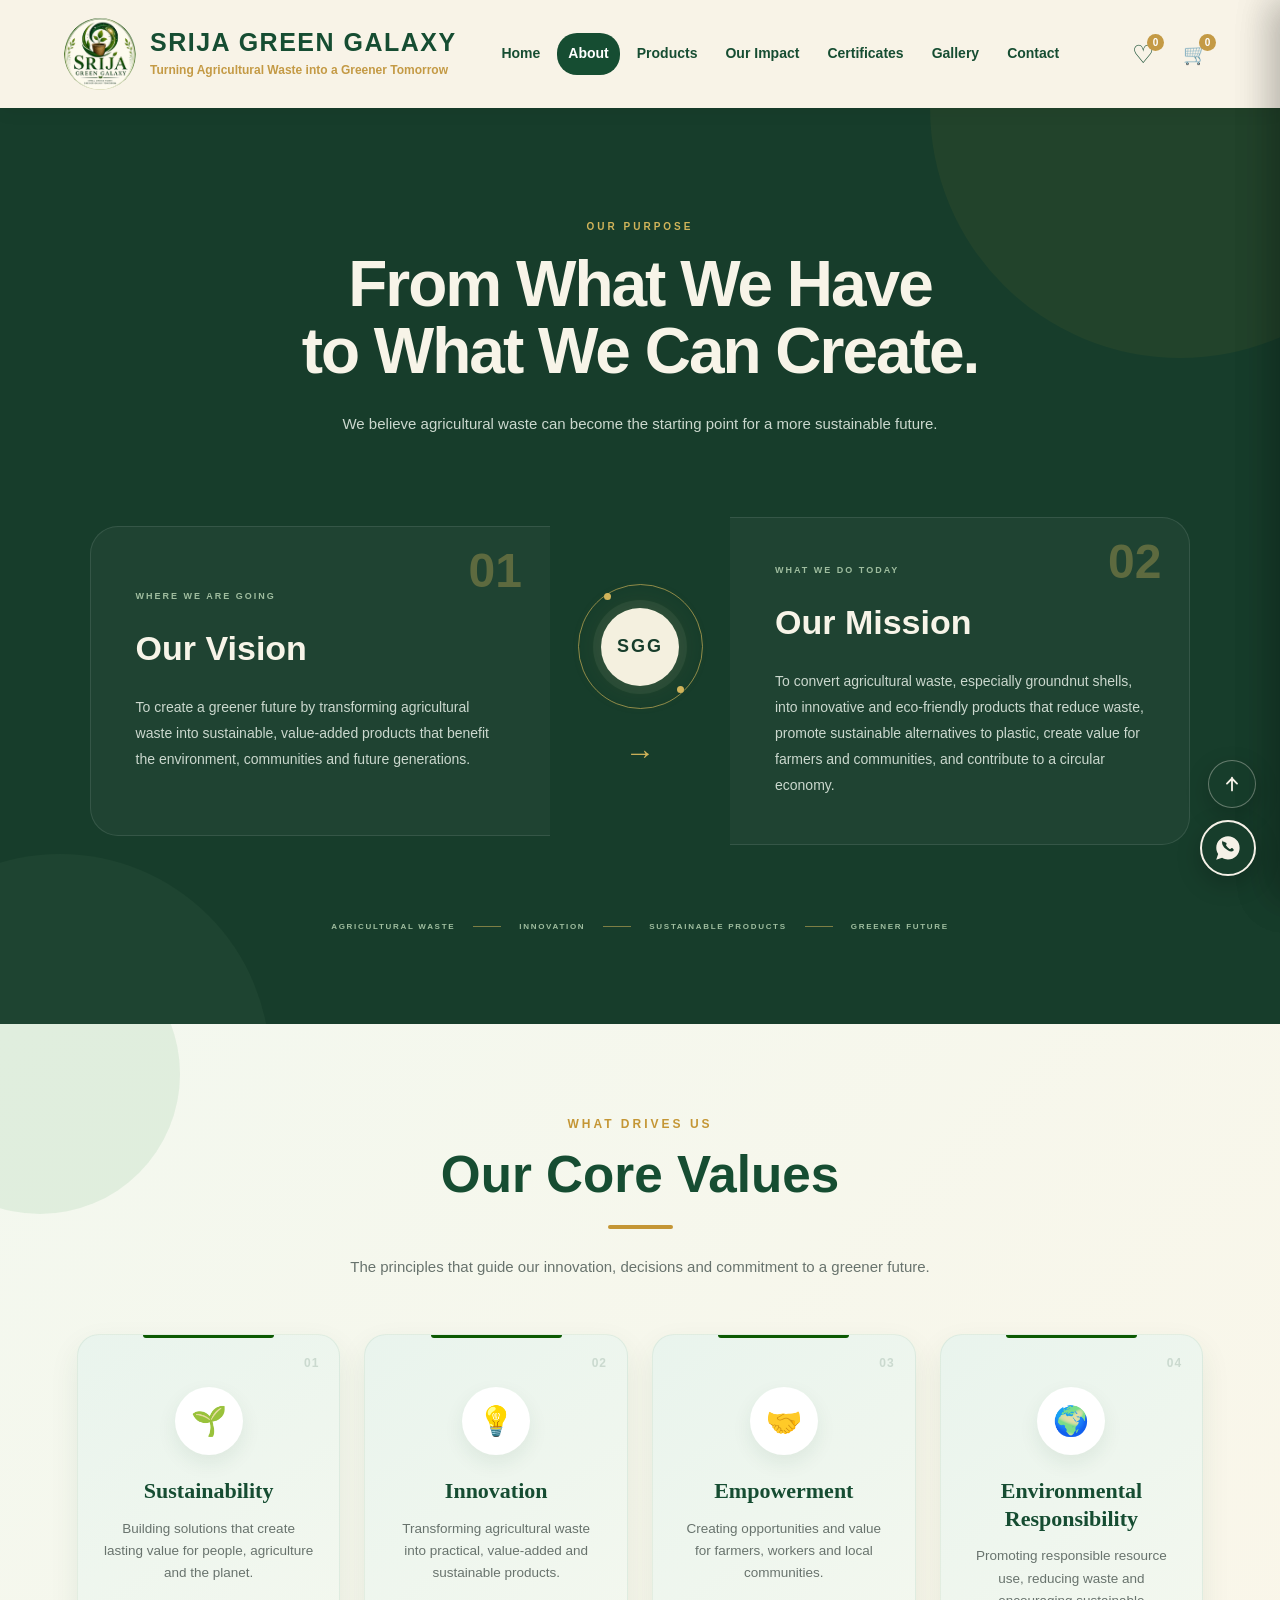
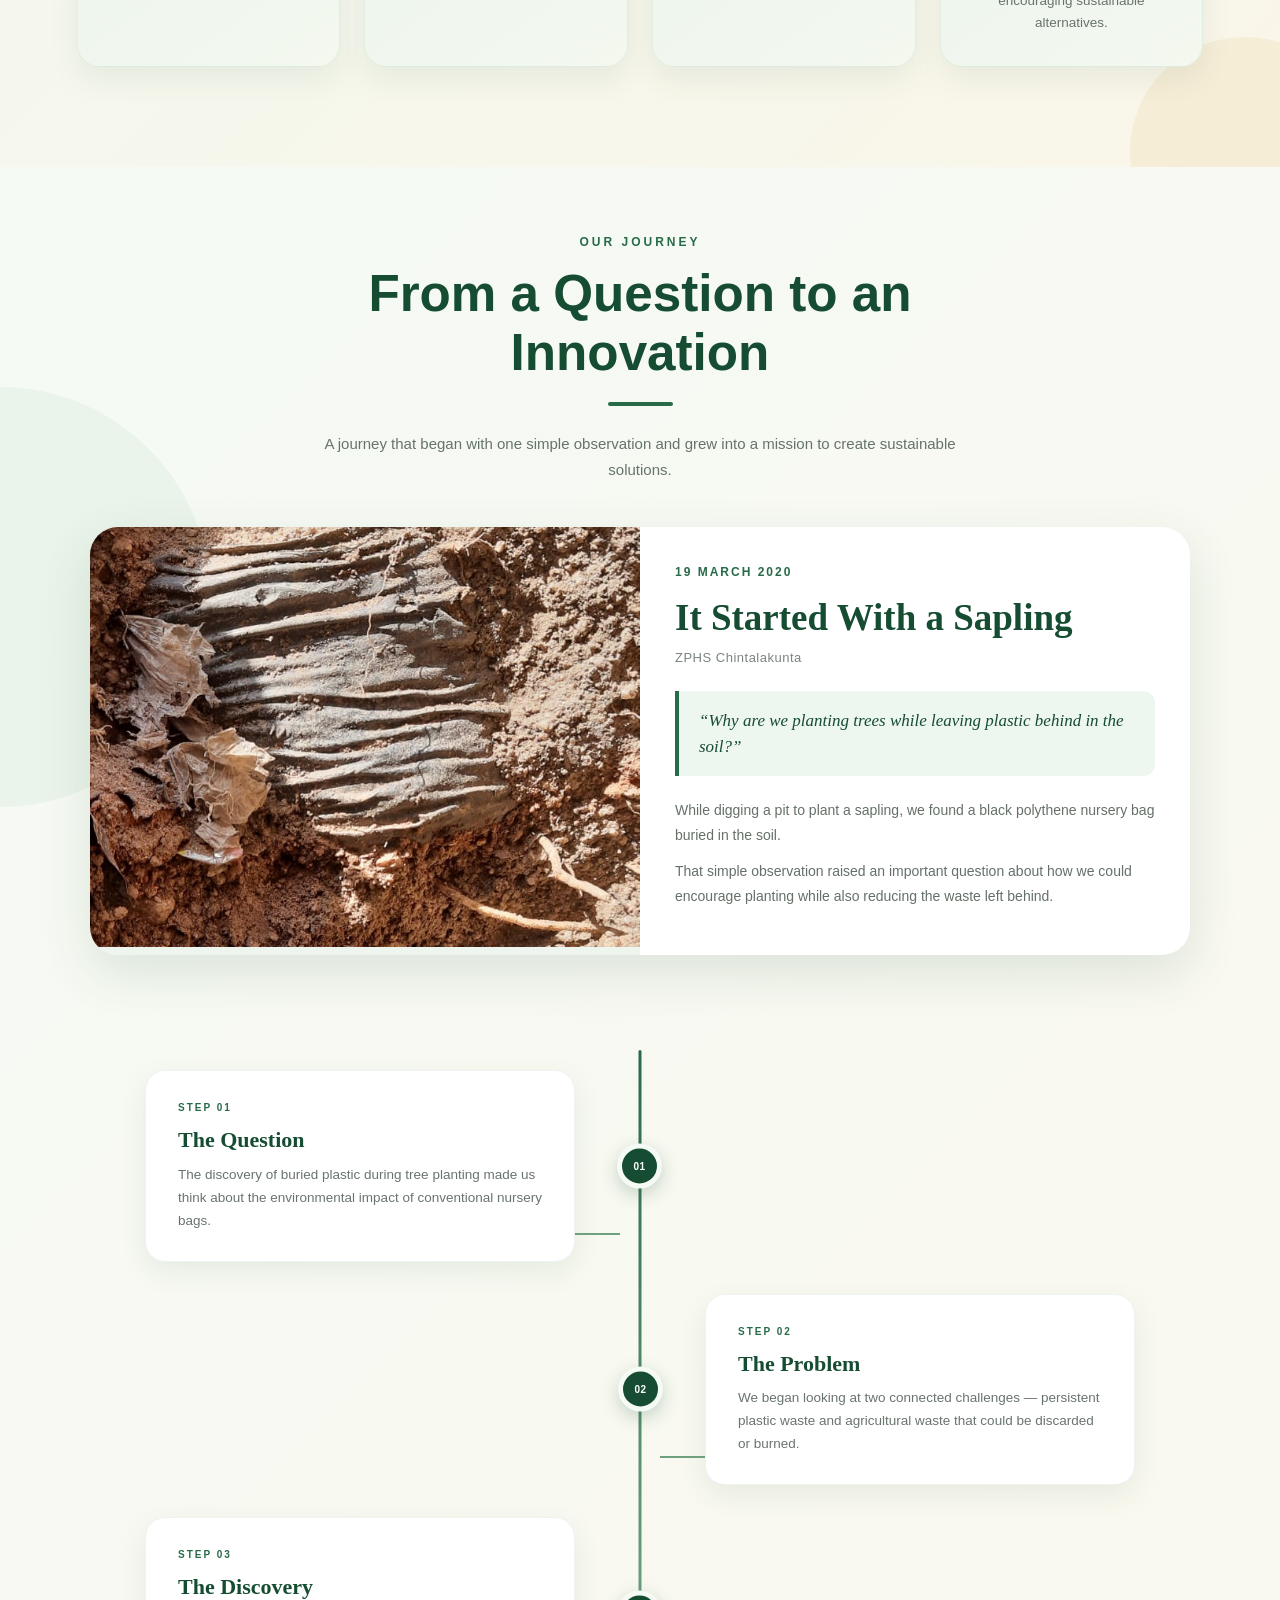
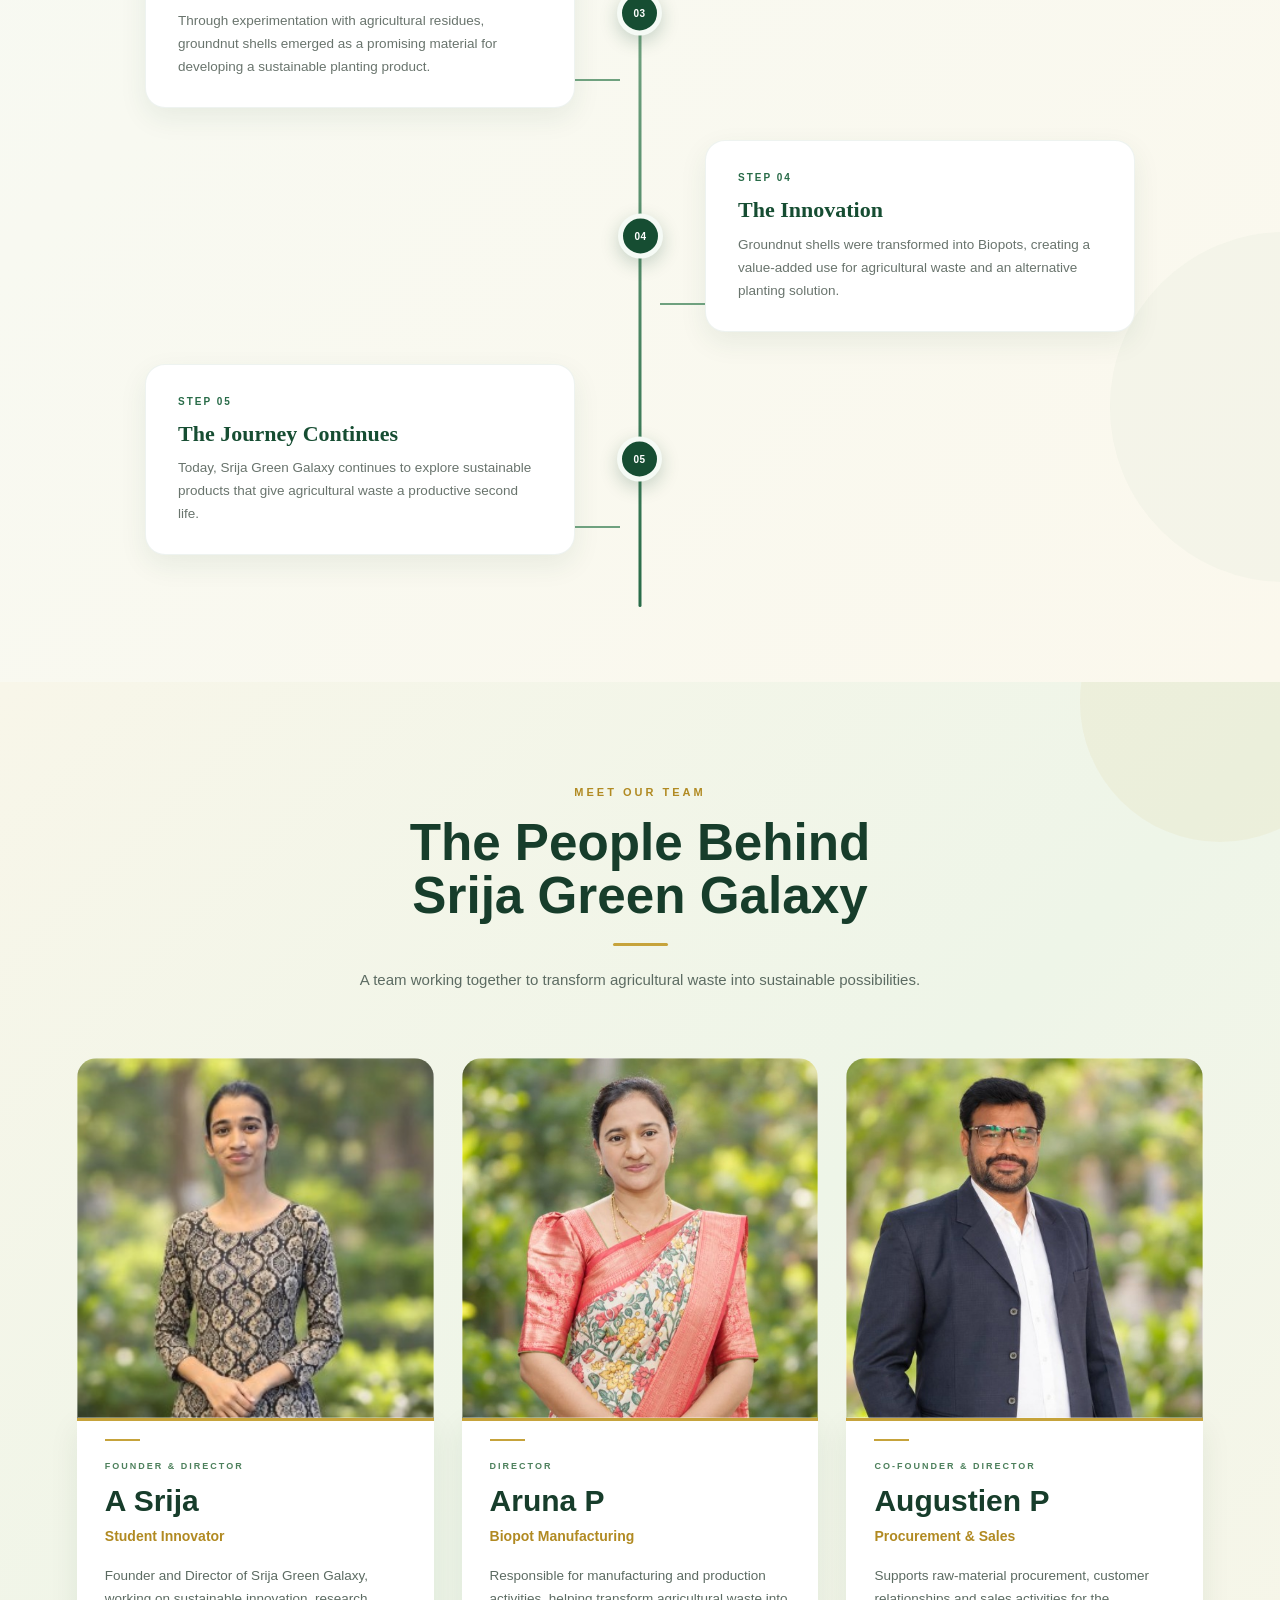
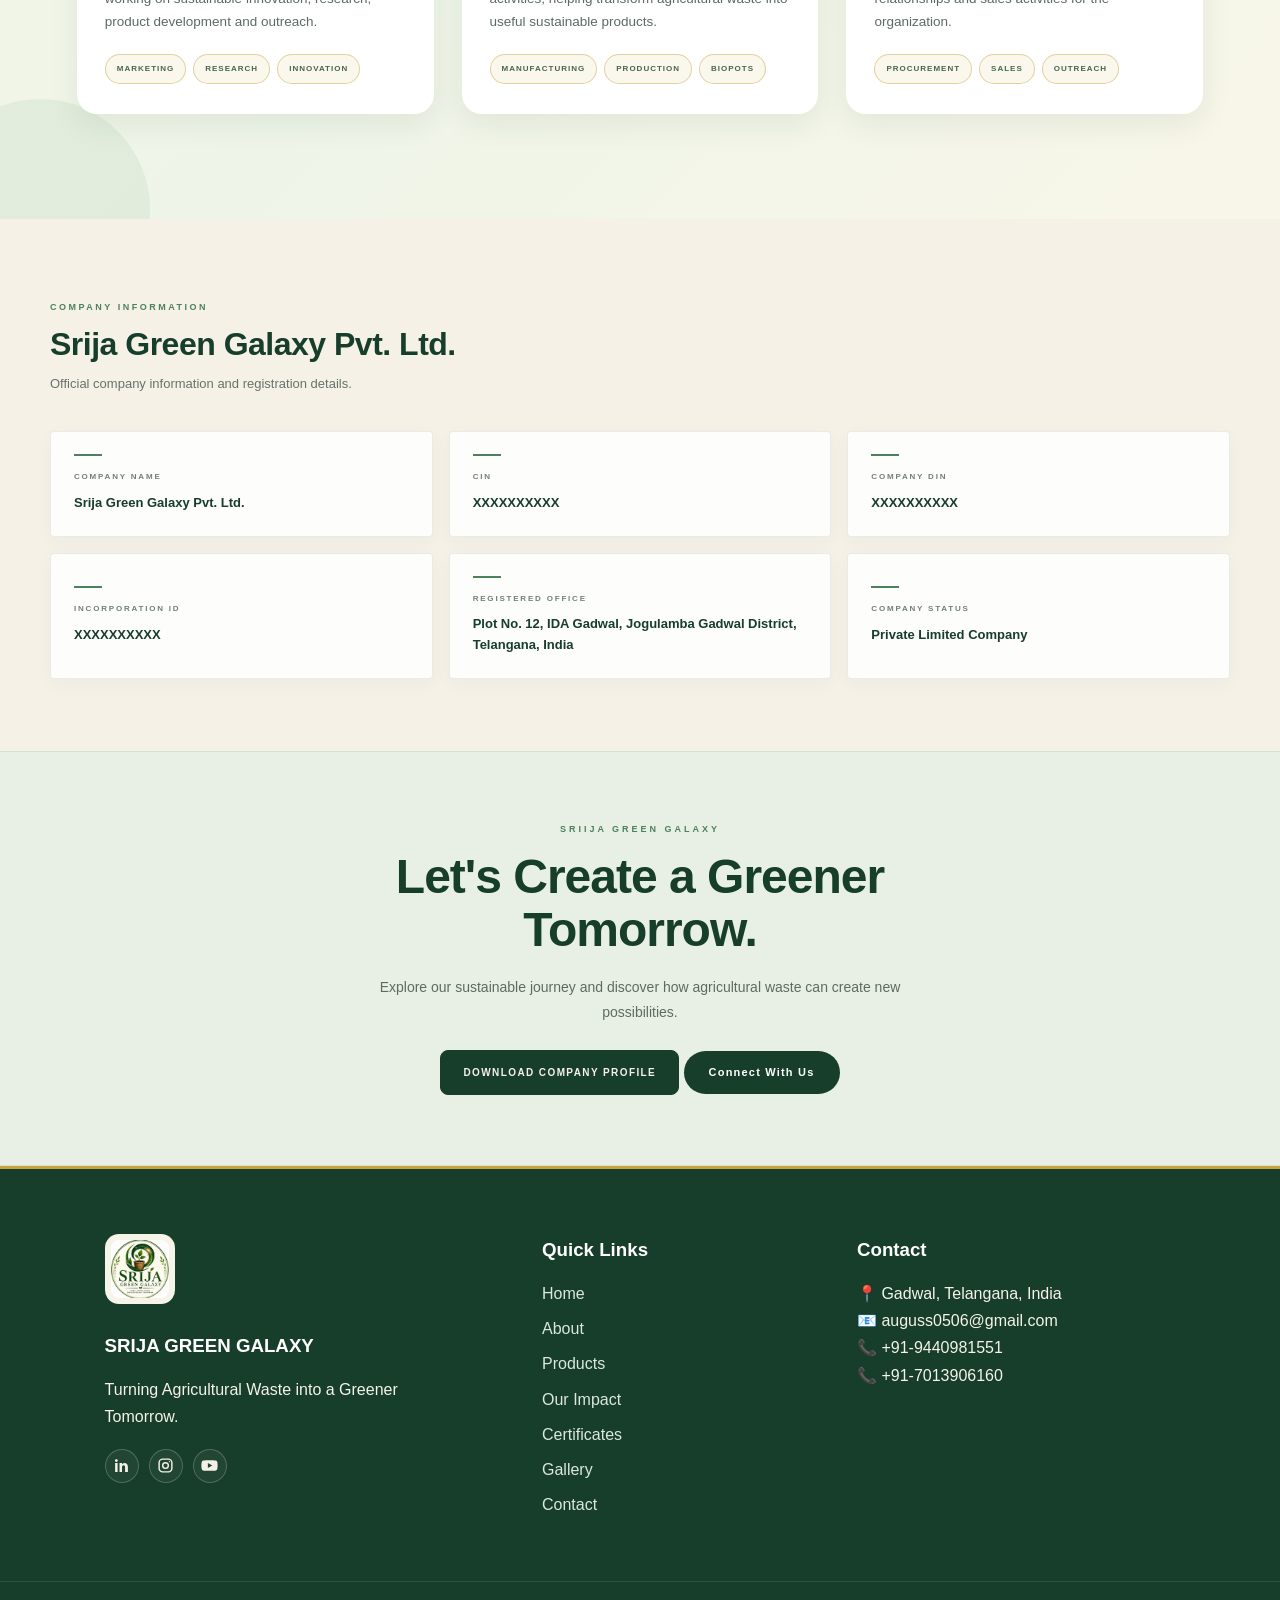
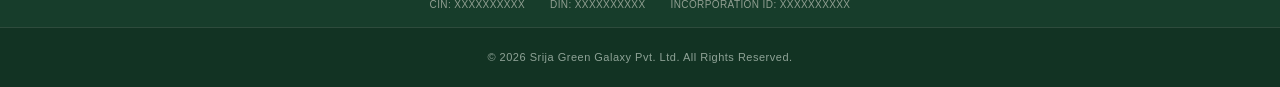
<file: about.html>
<!DOCTYPE html>
<html lang="en">
<head>

    <meta charset="UTF-8">

    <meta name="viewport"
          content="width=device-width, initial-scale=1.0">

    <title>
        About Srija Green Galaxy | Agricultural Waste Innovation
    </title>

    <meta name="description"
          content="Learn about Srija Green Galaxy Pvt. Ltd., our journey, team and mission to transform agricultural waste such as groundnut shells into sustainable products.">

    <meta name="author"
          content="Srija Green Galaxy Pvt. Ltd.">

    <link rel="canonical"
          href="https://srija050.github.io/srija-green-galaxy/about.html">

    <link rel="icon"
          type="image/png"
          href="assets/images/logo.png">

    <link rel="stylesheet"
          href="assets/css/styles.css">

</head>

<body>

<header class="site-header">

    <div class="logo-area">
        <img src="assets/images/logo.png"
             alt="Srija Green Galaxy Logo"
             class="logo">

        <div class="brand-name">
            <h1>SRIJA GREEN GALAXY</h1>
            <p>Turning Agricultural Waste into a Greener Tomorrow</p>
        </div>
    </div>
    <!-- MOBILE MENU BUTTON -->

<button
    type="button"
    class="mobile-menu-btn"
    id="mobileMenuBtn"
    aria-label="Open navigation menu"
    aria-expanded="false">

    <span></span>
    <span></span>
    <span></span>

</button>
    <nav class="navbar">
        <a href="index.html">Home</a>
        <a href="about.html" class="active">About</a>
        <a href="products.html">Products</a>
        <a href="impact.html">Our Impact</a>
        <a href="certificates.html">Certificates</a>
        <a href="gallery.html">Gallery</a>
        <a href="contact.html">Contact</a>
    </nav>
    <div class="header-actions">

    <button class="header-icon-btn"
            id="wishlistBtn"
            aria-label="Wishlist"
            title="Wishlist">

        <span class="header-icon">♡</span>

        <span class="icon-count" id="wishlistCount">0</span>

    </button>

    <button class="header-icon-btn"
            id="cartBtn"
            aria-label="Shopping Cart"
            title="Shopping Cart">

        <span class="header-icon">🛒</span>

        <span class="icon-count" id="cartCount">0</span>

    </button>

</div>
</header>

<!-- =========================
     VISION & MISSION
========================= -->

<section class="vision-mission-section">

    <div class="vm-heading">
        <p class="eyebrow">OUR PURPOSE</p>

        <h2>
            From What We Have<br>
            to What We Can Create.
        </h2>

        <p>
            We believe agricultural waste can become the starting point
            for a more sustainable future.
        </p>
    </div>


    <div class="vm-flow">

        <!-- VISION -->
        <div class="vm-block vm-vision">

            <div class="vm-number">01</div>

            <div class="vm-content">

                <span class="vm-label">WHERE WE ARE GOING</span>

                <h3>Our Vision</h3>

                <p>
                    To create a greener future by transforming agricultural
                    waste into sustainable, value-added products that benefit
                    the environment, communities and future generations.
                </p>

            </div>

        </div>


        <!-- CENTER -->
        <div class="vm-center">

            <div class="vm-orbit">

                <div class="vm-orbit-ring"></div>

                <div class="vm-orbit-core">
                    <span>SGG</span>
                </div>

            </div>

            <div class="vm-arrow">→</div>

        </div>


        <!-- MISSION -->
        <div class="vm-block vm-mission">

            <div class="vm-number">02</div>

            <div class="vm-content">

                <span class="vm-label">WHAT WE DO TODAY</span>

                <h3>Our Mission</h3>

                <p>
                    To convert agricultural waste, especially groundnut shells,
                    into innovative and eco-friendly products that reduce waste,
                    promote sustainable alternatives to plastic, create value
                    for farmers and communities, and contribute to a circular
                    economy.
                </p>

            </div>

        </div>

    </div>


    <div class="vm-bottom-line">

        <span>AGRICULTURAL WASTE</span>
        <i></i>
        <span>INNOVATION</span>
        <i></i>
        <span>SUSTAINABLE PRODUCTS</span>
        <i></i>
        <span>GREENER FUTURE</span>

    </div>

</section>




<!-- =====================================================
     CORE VALUES
===================================================== -->

<section class="core-values-section">

    <div class="core-values-heading">

        <p class="eyebrow">WHAT DRIVES US</p>

        <h2>Our Core Values</h2>

        <p>
            The principles that guide our innovation,
            decisions and commitment to a greener future.
        </p>

    </div>


    <div class="core-values-grid">

        <!-- VALUE 01 -->
        <div class="core-value-card">

            <div class="core-value-number">
                01
            </div>

            <div class="core-value-icon">
                🌱
            </div>

            <h3>Sustainability</h3>

            <p>
                Building solutions that create lasting value
                for people, agriculture and the planet.
            </p>

        </div>


        <!-- VALUE 02 -->
        <div class="core-value-card">

            <div class="core-value-number">
                02
            </div>

            <div class="core-value-icon">
                💡
            </div>

            <h3>Innovation</h3>

            <p>
                Transforming agricultural waste into practical,
                value-added and sustainable products.
            </p>

        </div>


        <!-- VALUE 03 -->
        <div class="core-value-card">

            <div class="core-value-number">
                03
            </div>

            <div class="core-value-icon">
                🤝
            </div>

            <h3>Empowerment</h3>

            <p>
                Creating opportunities and value for farmers,
                workers and local communities.
            </p>

        </div>


        <!-- VALUE 04 -->
        <div class="core-value-card">

            <div class="core-value-number">
                04
            </div>

            <div class="core-value-icon">
                🌍
            </div>

            <h3>Environmental Responsibility</h3>

            <p>
                Promoting responsible resource use, reducing
                waste and encouraging sustainable alternatives.
            </p>

        </div>

    </div>

</section>

<!-- =====================================================
     OUR JOURNEY — VISUAL TIMELINE
===================================================== -->

<section class="journey-timeline-section">

    <div class="journey-timeline-heading">

        <p class="eyebrow">OUR JOURNEY</p>

        <h2>From a Question to an Innovation</h2>

        <p>
            A journey that began with one simple observation
            and grew into a mission to create sustainable solutions.
        </p>

    </div>


    <!-- ================================================
         BEGINNING — IMAGE + STORY
    ================================================= -->

    <div class="journey-origin-box">

        <div class="journey-origin-image">

            <img
                src="assets/images/story-origin.jpeg"
                alt="The beginning of Srija Green Galaxy"
                loading="lazy"
     decoding="async"
            >

        </div>


        <div class="journey-origin-content">

            <span class="journey-year">
                19 MARCH 2020
            </span>

            <h3>It Started With a Sapling</h3>

            <p class="journey-location">
                ZPHS Chintalakunta
            </p>

            <div class="journey-quote">

                “Why are we planting trees while
                leaving plastic behind in the soil?”

            </div>

            <p>
                While digging a pit to plant a sapling,
                we found a black polythene nursery bag
                buried in the soil.
            </p>

            <p>
                That simple observation raised an important
                question about how we could encourage planting
                while also reducing the waste left behind.
            </p>

        </div>

    </div>


    <!-- ================================================
         TIMELINE
    ================================================= -->

    <div class="journey-timeline">

        <!-- CENTER LINE -->

        <div class="journey-timeline-line"></div>


        <!-- ==========================================
             STEP 01
        =========================================== -->

        <div class="journey-timeline-item journey-left">

            <div class="journey-timeline-card">

                <span class="journey-step">
                    STEP 01
                </span>

                <h3>The Question</h3>

                <p>
                    The discovery of buried plastic during
                    tree planting made us think about the
                    environmental impact of conventional
                    nursery bags.
                </p>

            </div>

            <div class="journey-timeline-dot">
                01
            </div>

        </div>


        <!-- ==========================================
             STEP 02
        =========================================== -->

        <div class="journey-timeline-item journey-right">

            <div class="journey-timeline-card">

                <span class="journey-step">
                    STEP 02
                </span>

                <h3>The Problem</h3>

                <p>
                    We began looking at two connected
                    challenges — persistent plastic waste
                    and agricultural waste that could be
                    discarded or burned.
                </p>

            </div>

            <div class="journey-timeline-dot">
                02
            </div>

        </div>


        <!-- ==========================================
             STEP 03
        =========================================== -->

        <div class="journey-timeline-item journey-left">

            <div class="journey-timeline-card">

                <span class="journey-step">
                    STEP 03
                </span>

                <h3>The Discovery</h3>

                <p>
                    Through experimentation with agricultural
                    residues, groundnut shells emerged as a
                    promising material for developing a
                    sustainable planting product.
                </p>

            </div>

            <div class="journey-timeline-dot">
                03
            </div>

        </div>


        <!-- ==========================================
             STEP 04
        =========================================== -->

        <div class="journey-timeline-item journey-right">

            <div class="journey-timeline-card">

                <span class="journey-step">
                    STEP 04
                </span>

                <h3>The Innovation</h3>

                <p>
                    Groundnut shells were transformed into
                    Biopots, creating a value-added use for
                    agricultural waste and an alternative
                    planting solution.
                </p>

            </div>

            <div class="journey-timeline-dot">
                04
            </div>

        </div>


        <!-- ==========================================
             STEP 05
        =========================================== -->

        <div class="journey-timeline-item journey-left">

            <div class="journey-timeline-card">

                <span class="journey-step">
                    STEP 05
                </span>

                <h3>The Journey Continues</h3>

                <p>
                    Today, Srija Green Galaxy continues to
                    explore sustainable products that give
                    agricultural waste a productive second life.
                </p>

            </div>

            <div class="journey-timeline-dot">
                05
            </div>

        </div>

    </div>

</section>


<!-- =========================
     OUR TEAM
========================= -->

<section class="about-team-section">

    <div class="about-team-heading">

        <p class="eyebrow">MEET OUR TEAM</p>

        <h2>The People Behind<br>Srija Green Galaxy</h2>

        <p>
            A team working together to transform agricultural waste
            into sustainable possibilities.
        </p>

    </div>
<div class="about-team-list">

    <!-- SRIJA -->
    <div class="about-team-member">

        <div class="about-team-photo">
            <img src="assets/images/team/srija.jpg" alt="A Srija"
            loading="lazy"
     decoding="async">
            
        </div>

        <div class="about-team-info">

            <p class="about-team-role">
                FOUNDER &amp; DIRECTOR
            </p>

            <h3>A Srija</h3>

            <p class="about-team-title">
                Student Innovator
            </p>

            <p>
                Founder and Director of Srija Green Galaxy,
                working on sustainable innovation, research,
                product development and outreach.
            </p>

            <div class="about-team-focus">
                <span>MARKETING</span>
                <span>RESEARCH</span>
                <span>INNOVATION</span>
            </div>

        </div>

    </div>


    <!-- ARUNA -->
    <div class="about-team-member">

        <div class="about-team-photo">
            <img src="assets/images/team/aruna.jpg" alt="Aruna P"
            loading="lazy"
     decoding="async">
            
        </div>

        <div class="about-team-info">

            <p class="about-team-role">
                DIRECTOR
            </p>

            <h3>Aruna P</h3>

            <p class="about-team-title">
                Biopot Manufacturing
            </p>

            <p>
                Responsible for manufacturing and production
                activities, helping transform agricultural
                waste into useful sustainable products.
            </p>

            <div class="about-team-focus">
                <span>MANUFACTURING</span>
                <span>PRODUCTION</span>
                <span>BIOPOTS</span>
            </div>

        </div>

    </div>


    <!-- AUGUSTIEN -->
    <div class="about-team-member">

        <div class="about-team-photo">
            <img src="assets/images/team/augustien.jpg" alt="Augustien P"
            loading="lazy"
     decoding="async">
           
        </div>

        <div class="about-team-info">

            <p class="about-team-role">
                CO-FOUNDER &amp; DIRECTOR
            </p>

            <h3>Augustien P</h3>

            <p class="about-team-title">
                Procurement &amp; Sales
            </p>

            <p>
                Supports raw-material procurement, customer
                relationships and sales activities for the
                organization.
            </p>

            <div class="about-team-focus">
                <span>PROCUREMENT</span>
                <span>SALES</span>
                <span>OUTREACH</span>
            </div>

        </div>

    </div>

</div>

    

    

</section>


<!-- ================= COMPANY INFORMATION ================= -->

<section class="company-information">

    <div class="company-information-inner">

        <div class="company-information-heading">

            <span>COMPANY INFORMATION</span>

            <h2>Srija Green Galaxy Pvt. Ltd.</h2>

            <p>
                Official company information and registration details.
            </p>

        </div>


        <div class="company-information-grid">

            <div class="company-information-item">

                <span>COMPANY NAME</span>

                <strong>
                    Srija Green Galaxy Pvt. Ltd.
                </strong>

            </div>


            <div class="company-information-item">

                <span>CIN</span>

                <strong>
                    XXXXXXXXXX
                </strong>

            </div>


            <div class="company-information-item">

                <span>COMPANY DIN</span>

                <strong>
                    XXXXXXXXXX
                </strong>

            </div>


            <div class="company-information-item">

                <span>INCORPORATION ID</span>

                <strong>
                    XXXXXXXXXX
                </strong>

            </div>


            <div class="company-information-item company-information-wide">

                <span>REGISTERED OFFICE</span>

                <strong>
                    Plot No. 12, IDA Gadwal, Jogulamba Gadwal District,
                    Telangana, India
                </strong>

            </div>


            <div class="company-information-item">

                <span>COMPANY STATUS</span>

                <strong>
                    Private Limited Company
                </strong>

            </div>

        </div>

    </div>

</section>



<!-- ================= PAGE CTA ================= -->

<section class="page-cta">

    <div class="page-cta-content">

        <span>SRIIJA GREEN GALAXY</span>

        <h2>
            Let's Create a Greener Tomorrow.
        </h2>

        <p>
            Explore our sustainable journey and discover
            how agricultural waste can create new possibilities.
        </p>
        <a href="javascript:void(0);"
   class="company-profile-btn"
   id="companyProfileBtn">
    DOWNLOAD COMPANY PROFILE
</a>
        <a href="contact.html" class="page-cta-btn">
            Connect With Us
        </a>

    </div>

</section>
<!-- ================= COMPANY PROFILE COMING SOON ================= -->

<div class="profile-coming-soon-overlay" id="profileComingSoon">

    <div class="profile-coming-soon">

        <button
            type="button"
            class="profile-coming-close"
            id="profileComingClose"
            aria-label="Close">
            ×
        </button>

        <div class="profile-coming-icon">
            <span>SGG</span>
        </div>

        <p class="profile-coming-label">
            COMPANY PROFILE
        </p>

        <h2>Coming Soon</h2>

        <p>
            Our official company profile is currently being prepared.
            Please check back soon.
        </p>

        <button
            type="button"
            class="profile-coming-button"
            id="profileComingButton">
            CLOSE
        </button>

    </div>

</div>
<!-- ================= FOOTER ================= -->
<footer class="site-footer">

    <div class="footer-content">

        <!-- BRAND -->
        <div>

            <img src="assets/images/logo.png"
                 alt="Srija Green Galaxy"
                 class="footer-logo">

            <h3>SRIJA GREEN GALAXY</h3>

            <p>
                Turning Agricultural Waste into a Greener Tomorrow.
            </p>

            <!-- SOCIAL ICONS -->
            <div class="footer-socials">

                <!-- LinkedIn -->
                <a href="https://www.linkedin.com/in/a-srija-120b14329"
                   target="_blank"
                   rel="noopener noreferrer"
                   aria-label="LinkedIn"
                   title="LinkedIn">

                    <svg viewBox="0 0 24 24">
                        <path fill="currentColor"
                              d="M6.5 8.5H3V21h3.5V8.5ZM4.75 3A2.05 2.05 0 1 0 4.75 7.1 2.05 2.05 0 0 0 4.75 3ZM21 13.9c0-3.76-2-5.52-4.67-5.52-2.15 0-3.1 1.18-3.63 2.01V8.5H9.2V21h3.5v-6.2c0-1.64.31-3.23 2.34-3.23 2 0 2.03 1.88 2.03 3.34V21H21v-7.1Z"/>
                    </svg>

                </a>


                <!-- Instagram -->
                <a href="https://www.instagram.com/srijagreengalaxy"
                   target="_blank"
                   rel="noopener noreferrer"
                   aria-label="Instagram"
                   title="Instagram">

                    <svg viewBox="0 0 24 24">

                        <rect x="3"
                              y="3"
                              width="18"
                              height="18"
                              rx="5"
                              fill="none"
                              stroke="currentColor"
                              stroke-width="2"/>

                        <circle cx="12"
                                cy="12"
                                r="4"
                                fill="none"
                                stroke="currentColor"
                                stroke-width="2"/>

                        <circle cx="17.5"
                                cy="6.5"
                                r="1"
                                fill="currentColor"/>

                    </svg>

                </a>


                <!-- YouTube -->
                <a href="https://www.youtube.com/@augustienauguss"
                   target="_blank"
                   rel="noopener noreferrer"
                   aria-label="YouTube"
                   title="YouTube">

                    <svg viewBox="0 0 24 24">

                        <path fill="currentColor"
                              d="M23 7.2a3 3 0 0 0-2.1-2.1C19 4.5 12 4.5 12 4.5s-7 0-8.9.6A3 3 0 0 0 1 7.2 31 31 0 0 0 .5 12 31 31 0 0 0 1 16.8a3 3 0 0 0 2.1 2.1c1.9.6 8.9.6 8.9.6s7 0 8.9-.6a3 3 0 0 0 2.1-2.1 31 31 0 0 0 .5-4.8 31 31 0 0 0-.5-4.8ZM9.7 15.7V8.3l6.3 3.7-6.3 3.7Z"/>

                    </svg>

                </a>

            </div>

        </div>


        <!-- QUICK LINKS -->
        <div>

            <h3>Quick Links</h3>

            <a href="index.html">Home</a>
            <a href="about.html">About</a>
            <a href="products.html">Products</a>
            <a href="impact.html">Our Impact</a>
            <a href="certificates.html">Certificates</a>
            <a href="gallery.html">Gallery</a>
            <a href="contact.html">Contact</a>

        </div>


        <!-- CONTACT -->
        <div>

            <h3>Contact</h3>

            <p>📍 Gadwal, Telangana, India</p>

            <p>
                📧 auguss0506@gmail.com
            </p>

            <p>
                📞 +91-9440981551
            </p>

            <p>
                📞 +91-7013906160
            </p>

        </div>

    </div>


    <!-- COMPANY REGISTRATION DETAILS -->
    <div class="footer-registration">

        <span>
            CIN: XXXXXXXXXX
        </span>

        <span>
            DIN: XXXXXXXXXX
        </span>

        <span>
            INCORPORATION ID: XXXXXXXXXX
        </span>

    </div>


    <!-- FOOTER BOTTOM -->
    <div class="footer-bottom">

        <p>
            © 2026 Srija Green Galaxy Pvt. Ltd.
            All Rights Reserved.
        </p>

    </div>

</footer>
<div class="sidebar-overlay" id="sidebarOverlay"></div>

<aside class="side-cart" id="sideCart">

    <div class="side-cart-header">
        <h2>Shopping Cart</h2>

        <button class="sidebar-close"
                id="closeCart"
                aria-label="Close cart">
            ×
        </button>
    </div>


    <div class="side-cart-content" id="cartContent">

        <div class="empty-cart">

            <div class="empty-cart-icon">
                🛒
            </div>

            <h3>Your cart is empty</h3>

            <p>
                Add sustainable products to your cart
                to see them here.
            </p>

            <a href="products.html" class="cart-shop-btn">
                Explore Products
            </a>

        </div>

    </div>


    <div class="side-cart-footer">

        <div class="cart-total-row">
            <span>Total</span>
            <strong id="sidebarCartTotal">₹0</strong>
        </div>

        <a href="checkout.html" class="cart-checkout-btn">
            Proceed to Buy
        </a>

    </div>

</aside>
<!-- ================= WISHLIST SIDEBAR ================= -->

<aside class="side-wishlist" id="sideWishlist">

    <div class="side-wishlist-header">

        <h2>Wishlist</h2>

        <button class="sidebar-close"
                id="closeWishlist"
                aria-label="Close wishlist">
            ×
        </button>

    </div>


    <div class="side-wishlist-content" id="wishlistContent">

        <div class="empty-wishlist">

            <div class="empty-wishlist-icon">
                ♡
            </div>

            <h3>Your wishlist is empty</h3>

            <p>
                Save your favourite sustainable products
                here for later.
            </p>

            <a href="products.html" class="wishlist-shop-btn">
                Explore Products
            </a>

        </div>

    </div>

</aside>
<!-- FLOATING WHATSAPP -->

<a href="https://wa.me/919440981551"
   class="floating-whatsapp"
   target="_blank"
   rel="noopener noreferrer"
   aria-label="Chat with us on WhatsApp"
   title="Chat with us on WhatsApp">

    <span class="whatsapp-icon">

        <svg viewBox="0 0 32 32"
             xmlns="http://www.w3.org/2000/svg"
             aria-hidden="true">

            <path d="M16 3.5C9.1 3.5 3.5 9 3.5 15.8c0 2.4.7 4.7 2 6.6L3.4 28.5l6.3-2c1.9 1.1 4 1.7 6.2 1.7 6.9 0 12.5-5.5 12.5-12.3C28.5 9 22.9 3.5 16 3.5z"
                  fill="currentColor"/>

            <path d="M11.1 9.7c.3-.3.7-.4 1.1-.2l1.8.9c.4.2.6.6.5 1l-.5 1.5c-.1.3 0 .6.2.8.9 1.4 2.1 2.5 3.5 3.3.3.2.6.2.8 0l1.3-.9c.3-.2.8-.2 1 .1l1.2 1.4c.3.3.3.8 0 1.1-.7.8-1.7 1.2-2.7 1.1-2.1-.2-4.3-1.5-6.1-3.2-1.8-1.7-3.2-3.8-3.5-5.8-.2-1 .2-2 .9-2.9z"
                  fill="#173d2b"/>

        </svg>

    </span>

</a>
<!-- BACK TO TOP BUTTON -->

<button
    type="button"
    id="backToTop"
    class="back-to-top"
    aria-label="Back to top"
    title="Back to top">

    <svg
        viewBox="0 0 24 24"
        xmlns="http://www.w3.org/2000/svg"
        aria-hidden="true">

        <path
            d="M12 19V5
               M6.5 11.5L12 6
               L17.5 11.5"
            fill="none"
            stroke="currentColor"
            stroke-width="2"
            stroke-linecap="round"
            stroke-linejoin="round"/>
    </svg>

</button>
<script src="assets/js/script.js"></script>

</body>
</html>
</file>
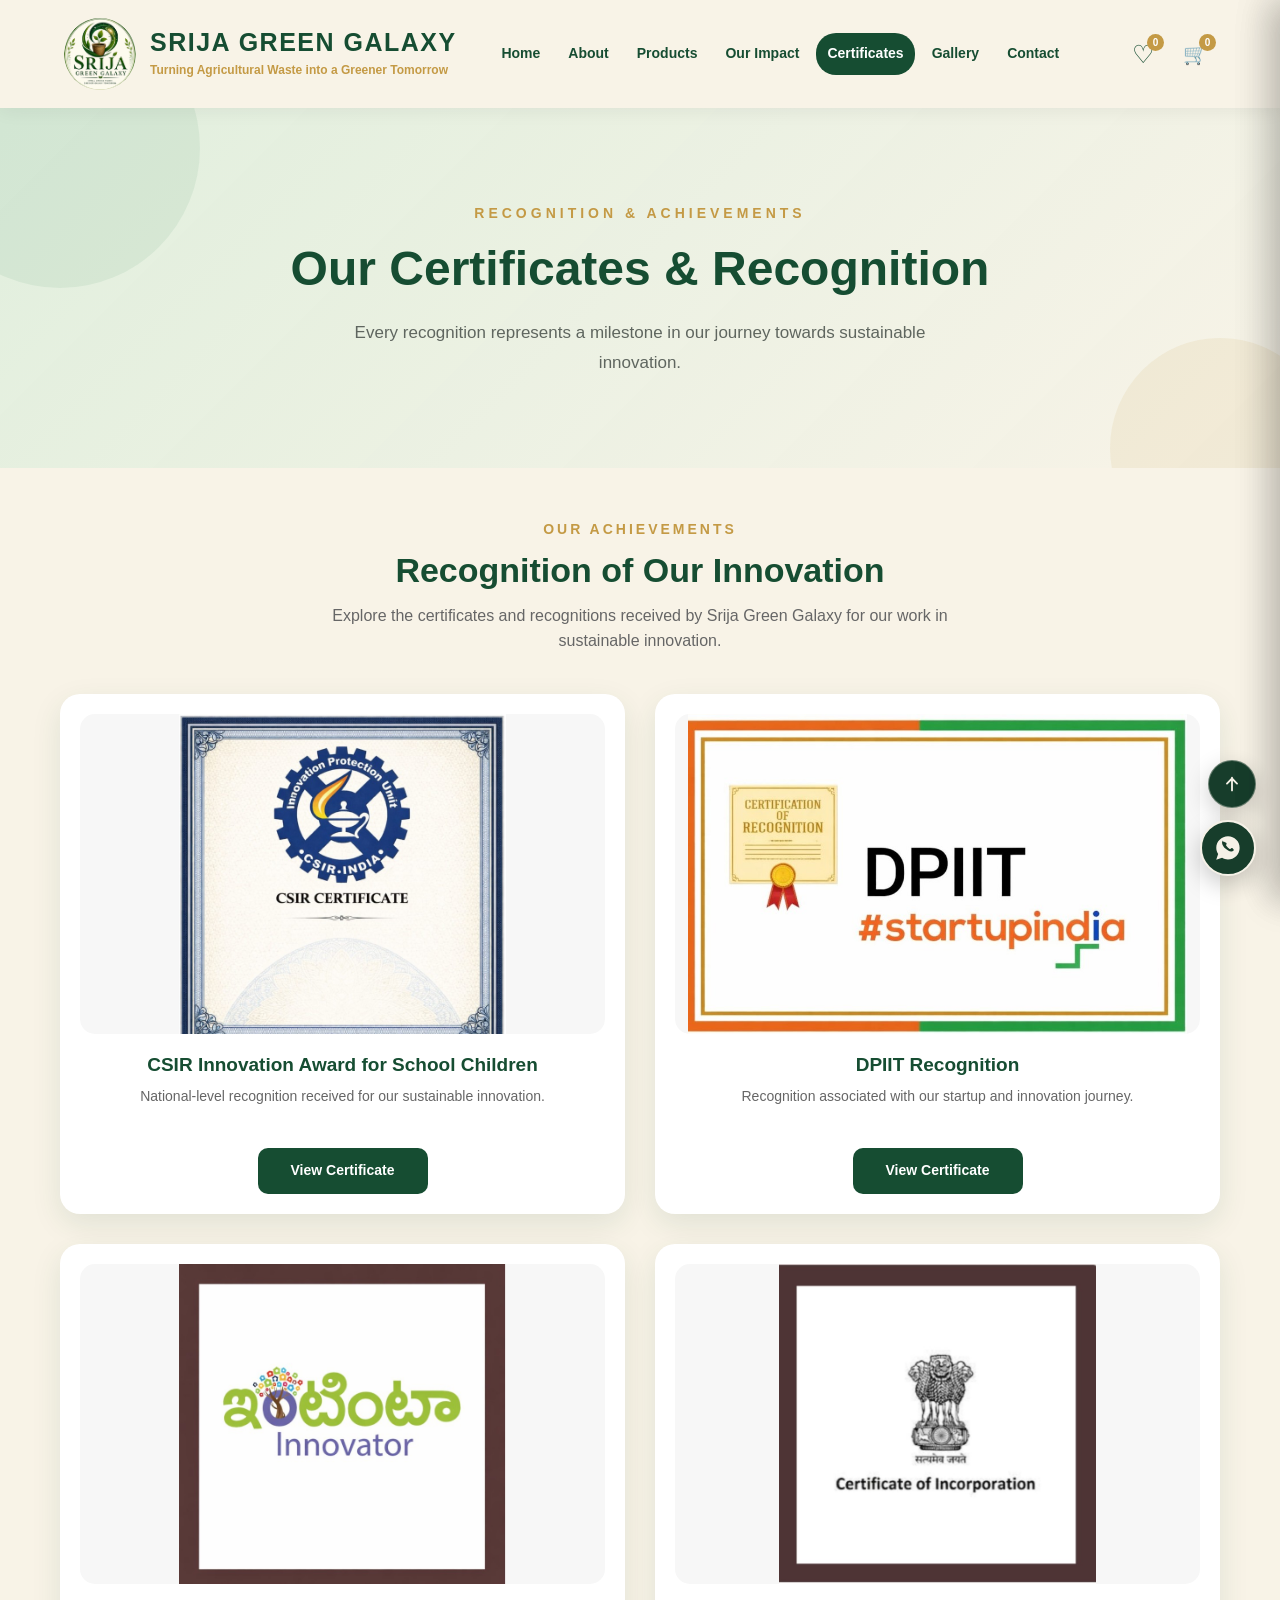
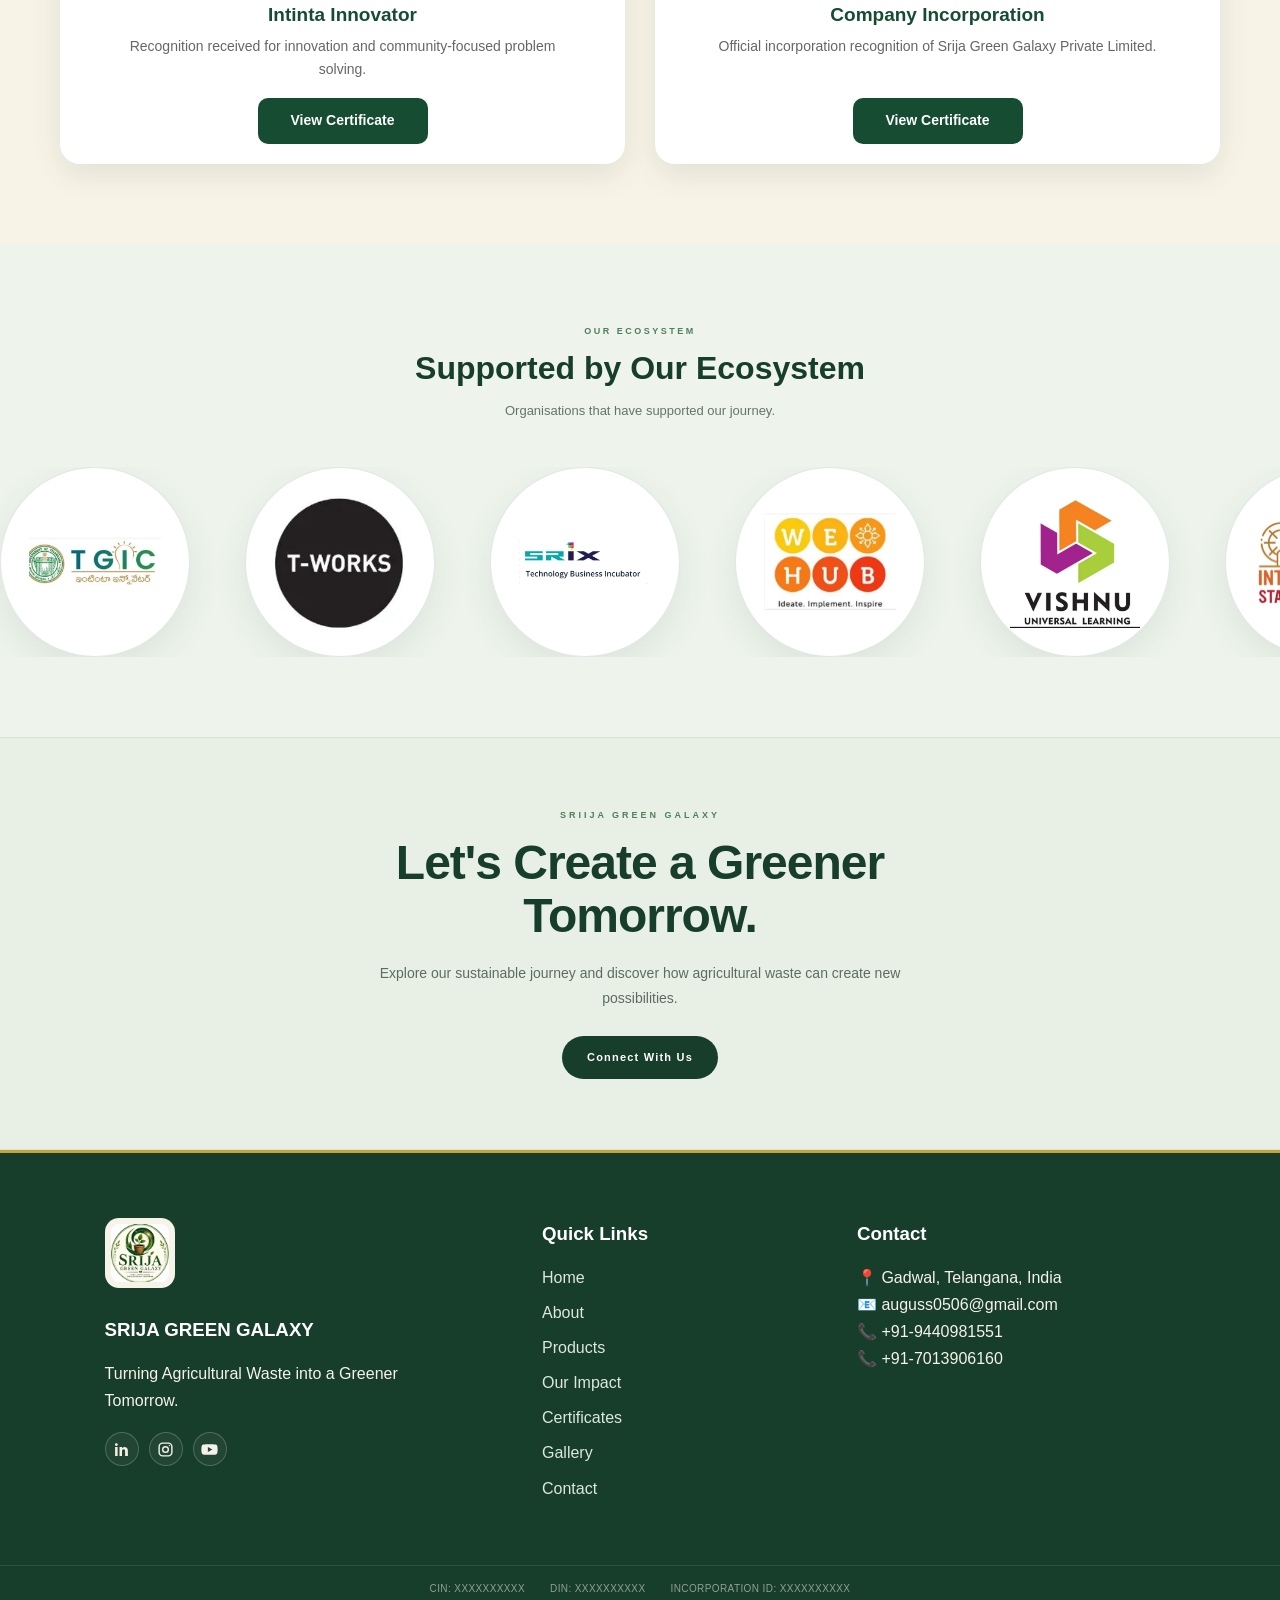
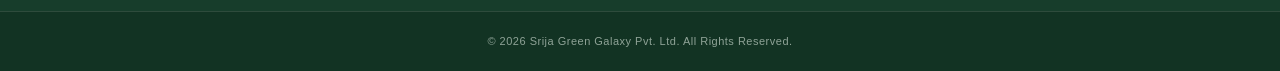
<file: certificates.html>
<!DOCTYPE html>
<html lang="en">

<head>

    <meta charset="UTF-8">

    <meta name="viewport"
          content="width=device-width, initial-scale=1.0">

    <title>
        Certificates & Recognition | Srija Green Galaxy
    </title>

    <meta name="description"
          content="View the certificates, registrations, awards and recognitions received by Srija Green Galaxy for innovation and sustainable agricultural waste solutions.">

    <meta name="author"
          content="Srija Green Galaxy Pvt. Ltd.">

    <link rel="canonical"
          href="https://srija050.github.io/srija-green-galaxy/certificates.html">

    <link rel="icon"
          type="image/png"
          href="assets/images/logo.png">

    <link rel="stylesheet"
          href="assets/css/styles.css">

</head>
<body>

    <!-- ================= HEADER ================= -->
    <!-- ================= HEADER ================= -->
<header class="site-header">

    <div class="logo-area">
        <img src="assets/images/logo.png"
             alt="Srija Green Galaxy Logo"
             class="logo">

        <div class="brand-name">
            <h1>SRIJA GREEN GALAXY</h1>
            <p>Turning Agricultural Waste into a Greener Tomorrow</p>
        </div>
    </div>

    <!-- MOBILE MENU BUTTON -->

<button
    type="button"
    class="mobile-menu-btn"
    id="mobileMenuBtn"
    aria-label="Open navigation menu"
    aria-expanded="false">

    <span></span>
    <span></span>
    <span></span>

</button>
    <nav class="navbar">
        <a href="index.html">Home</a>
        
        <a href="about.html">About</a>
        <a href="products.html">Products</a>
        <a href="impact.html">Our Impact</a>
        <a href="certificates.html" class = "active">Certificates</a>
        <a href="gallery.html">Gallery</a>
        <a href="contact.html">Contact</a>
        
    </nav>


    <!-- ================= HEADER ACTIONS ================= -->

    <div class="header-actions">

        <!-- Wishlist -->
        <button class="header-icon-btn"
                id="wishlistBtn"
                aria-label="Wishlist"
                title="Wishlist">

            <span class="header-icon">♡</span>

            <span class="icon-count" id="wishlistCount">0</span>

        </button>


        <!-- Cart -->
        <button class="header-icon-btn"
                id="cartBtn"
                aria-label="Shopping Cart"
                title="Shopping Cart">

            <span class="header-icon">🛒</span>

            <span class="icon-count" id="cartCount">0</span>

        </button>

    </div>

</header>




    <!-- =========================
         HERO
    ========================== -->

    <section class="page-hero">

        <div class="page-hero-content">

            <p class="eyebrow">
                RECOGNITION & ACHIEVEMENTS
            </p>

            <h1>
                Our Certificates & Recognition
            </h1>

            <p>
                Every recognition represents a milestone in our journey
                towards sustainable innovation.
            </p>

        </div>

    </section>



    <!-- =========================
         CERTIFICATES
    ========================== -->

    <section class="certificates-section">

        <div class="section-heading">

            <p class="eyebrow">
                OUR ACHIEVEMENTS
            </p>

            <h2>
                Recognition of Our Innovation
            </h2>

            <p>
                Explore the certificates and recognitions received by
                Srija Green Galaxy for our work in sustainable innovation.
            </p>

        </div>



        <div class="certificate-grid">


            <!-- =========================
                 CSIR
            ========================== -->

            <div class="certificate-card">

                <div class="certificate-image">

                    <a href="assets/certificates/csir-original.pdf"
                       target="_blank">

                        <img src="assets/certificates/csir.jpg"
                             alt="CSIR Innovation Award Certificate"
                             loading="lazy"
     decoding="async">

                    </a>

                </div>

                <h3>
                    CSIR Innovation Award for School Children
                </h3>

                <p>
                    National-level recognition received for our
                    sustainable innovation.
                </p>

                <a href="assets/certificates/csir-original.pdf"
                   target="_blank"
                   class="btn-primary">

                    View Certificate

                </a>

            </div>



            <!-- =========================
                 DPIIT
            ========================== -->

            <div class="certificate-card">

                <div class="certificate-image">

                    <a href="assets/certificates/dpiit-original.pdf"
                       target="_blank">

                        <img src="assets/certificates/dpiit.jpg"
                             alt="DPIIT Certificate"
                             loading="lazy"
     decoding="async">

                    </a>

                </div>

                <h3>
                    DPIIT Recognition
                </h3>

                <p>
                    Recognition associated with our startup and
                    innovation journey.
                </p>

                <a href="assets/certificates/dpiit-original.pdf"
                   target="_blank"
                   class="btn-primary">

                    View Certificate

                </a>

            </div>



            <!-- =========================
                 INTINTA INNOVATOR
            ========================== -->

            <div class="certificate-card">

                <div class="certificate-image">

                    <a href="assets/certificates/intinta-original.jpg"
                       target="_blank">

                        <img src="assets/certificates/intinta.jpg"
                             alt="Intinta Innovator Certificate"
                             loading="lazy"
     decoding="async">

                    </a>

                </div>

                <h3>
                    Intinta Innovator
                </h3>

                <p>
                    Recognition received for innovation and
                    community-focused problem solving.
                </p>

                <a href="assets/certificates/intinta-original.jpg"
                   target="_blank"
                   class="btn-primary">

                    View Certificate

                </a>

            </div>



            <!-- =========================
                 INCORPORATION
            ========================== -->

            <div class="certificate-card">

                <div class="certificate-image">

                    <a href="assets/certificates/Incorporation-original.pdf"
                       target="_blank">

                        <img src="assets/certificates/incorporation.jpg"
                             alt="Company Incorporation Certificate"
                             loading="lazy"
     decoding="async">

                    </a>

                </div>

                <h3>
                    Company Incorporation
                </h3>

                <p>
                    Official incorporation recognition of
                    Srija Green Galaxy Private Limited.
                </p>

                <a href="assets/certificates/Incorporation-original.pdf"
                   target="_blank"
                   class="btn-primary">

                    View Certificate

                </a>

            </div>


        </div>

    </section>
 <!-- ================= OUR ECOSYSTEM ================= -->

<section class="ecosystem-section">

    <div class="ecosystem-inner">

        <div class="ecosystem-heading">

            <span>OUR ECOSYSTEM</span>

            <h2>Supported by Our Ecosystem</h2>

            <p>
                Organisations that have supported our journey.
            </p>

        </div>


        <div class="ecosystem-carousel">

            <div class="ecosystem-track">

                <!-- TGIC -->
                <div class="ecosystem-logo-circle">
                    <img
                        src="assets/images/partners/tgic.png"
                        alt="TGIC"
                        loading="lazy"
     decoding="async">
                </div>

                <!-- T-WORKS -->
                <div class="ecosystem-logo-circle">
                    <img
                        src="assets/images/partners/t-workss.png"
                        alt="T-WORKS"
                        loading="lazy"
                        decoding="async">
                </div>
                <div class="ecosystem-logo-circle">
                    <img
                        src="assets/images/partners/srix.png"
                        alt="T-WORKS"
                        loading="lazy"
                        decoding="async">
                </div>

                <!-- WE HUB -->
                <div class="ecosystem-logo-circle">
                    <img
                        src="assets/images/partners/wehub.png"
                        alt="WE HUB"
                        loading="lazy"
     decoding="async">
                </div>

                <!-- BVRITH -->
                <div class="ecosystem-logo-circle">
                    <img
                        src="assets/images/partners/bvrith.png"
                        alt="BVRITH"
                        loading="lazy"
     decoding="async">
                </div>

                <!-- ISF JUNICORNS -->
                <div class="ecosystem-logo-circle">
                    <img
                        src="assets/images/partners/isf-junicorn.png"
                        alt="ISF Junicorns"
                        loading="lazy"
     decoding="async">
                </div>


                <!-- DUPLICATE SET FOR CONTINUOUS LOOP -->

                <div class="ecosystem-logo-circle">
                    <img
                        src="assets/images/partners/tgic.png"
                        alt="TGIC"
                        loading="lazy"
     decoding="async">
                </div>

                <div class="ecosystem-logo-circle">
                    <img
                        src="assets/images/partners/t-workss.png"
                        alt="T-WORKS"
                        loading="lazy"
                        decoding="async">
                </div>
                <div class="ecosystem-logo-circle">
                    <img
                        src="assets/images/partners/srix.png"
                        alt="T-WORKS"
                        loading="lazy"
                        decoding="async">
                </div>

                <div class="ecosystem-logo-circle">
                    <img
                        src="assets/images/partners/wehub.png"
                        alt="WE HUB"
                        loading="lazy"
     decoding="async">
                </div>

                <div class="ecosystem-logo-circle">
                    <img
                        src="assets/images/partners/bvrith.png"
                        alt="BVRITH"
                        loading="lazy"
     decoding="async">
                </div>

                <div class="ecosystem-logo-circle">
                    <img
                        src="assets/images/partners/isf-junicorn.png"
                        alt="ISF Junicorns"
                        loading="lazy"
     decoding="async">
                </div>

            </div>

        </div>

    </div>

</section>
    <!-- ================= PAGE CTA ================= -->

<section class="page-cta">

    <div class="page-cta-content">

        <span>SRIIJA GREEN GALAXY</span>

        <h2>
            Let's Create a Greener Tomorrow.
        </h2>

        <p>
            Explore our sustainable journey and discover
            how agricultural waste can create new possibilities.
        </p>

        <a href="contact.html" class="page-cta-btn">
            Connect With Us
        </a>

    </div>

</section>

<!-- ================= FOOTER ================= -->
<footer class="site-footer">

    <div class="footer-content">

        <!-- BRAND -->
        <div>

            <img src="assets/images/logo.png"
                 alt="Srija Green Galaxy"
                 class="footer-logo">

            <h3>SRIJA GREEN GALAXY</h3>

            <p>
                Turning Agricultural Waste into a Greener Tomorrow.
            </p>

            <!-- SOCIAL ICONS -->
            <div class="footer-socials">

                <!-- LinkedIn -->
                <a href="https://www.linkedin.com/in/a-srija-120b14329"
                   target="_blank"
                   rel="noopener noreferrer"
                   aria-label="LinkedIn"
                   title="LinkedIn">

                    <svg viewBox="0 0 24 24">
                        <path fill="currentColor"
                              d="M6.5 8.5H3V21h3.5V8.5ZM4.75 3A2.05 2.05 0 1 0 4.75 7.1 2.05 2.05 0 0 0 4.75 3ZM21 13.9c0-3.76-2-5.52-4.67-5.52-2.15 0-3.1 1.18-3.63 2.01V8.5H9.2V21h3.5v-6.2c0-1.64.31-3.23 2.34-3.23 2 0 2.03 1.88 2.03 3.34V21H21v-7.1Z"/>
                    </svg>

                </a>


                <!-- Instagram -->
                <a href="https://www.instagram.com/srijagreengalaxy"
                   target="_blank"
                   rel="noopener noreferrer"
                   aria-label="Instagram"
                   title="Instagram">

                    <svg viewBox="0 0 24 24">

                        <rect x="3"
                              y="3"
                              width="18"
                              height="18"
                              rx="5"
                              fill="none"
                              stroke="currentColor"
                              stroke-width="2"/>

                        <circle cx="12"
                                cy="12"
                                r="4"
                                fill="none"
                                stroke="currentColor"
                                stroke-width="2"/>

                        <circle cx="17.5"
                                cy="6.5"
                                r="1"
                                fill="currentColor"/>

                    </svg>

                </a>


                <!-- YouTube -->
                <a href="https://www.youtube.com/@augustienauguss"
                   target="_blank"
                   rel="noopener noreferrer"
                   aria-label="YouTube"
                   title="YouTube">

                    <svg viewBox="0 0 24 24">

                        <path fill="currentColor"
                              d="M23 7.2a3 3 0 0 0-2.1-2.1C19 4.5 12 4.5 12 4.5s-7 0-8.9.6A3 3 0 0 0 1 7.2 31 31 0 0 0 .5 12 31 31 0 0 0 1 16.8a3 3 0 0 0 2.1 2.1c1.9.6 8.9.6 8.9.6s7 0 8.9-.6a3 3 0 0 0 2.1-2.1 31 31 0 0 0 .5-4.8 31 31 0 0 0-.5-4.8ZM9.7 15.7V8.3l6.3 3.7-6.3 3.7Z"/>

                    </svg>

                </a>

            </div>

        </div>


        <!-- QUICK LINKS -->
        <div>

            <h3>Quick Links</h3>

            <a href="index.html">Home</a>
            <a href="about.html">About</a>
            <a href="products.html">Products</a>
            <a href="impact.html">Our Impact</a>
            <a href="certificates.html">Certificates</a>
            <a href="gallery.html">Gallery</a>
            <a href="contact.html">Contact</a>

        </div>


        <!-- CONTACT -->
        <div>

            <h3>Contact</h3>

            <p>📍 Gadwal, Telangana, India</p>

            <p>
                📧 auguss0506@gmail.com
            </p>

            <p>
                📞 +91-9440981551
            </p>

            <p>
                📞 +91-7013906160
            </p>

        </div>

    </div>


    <!-- COMPANY REGISTRATION DETAILS -->
    <div class="footer-registration">

        <span>
            CIN: XXXXXXXXXX
        </span>

        <span>
            DIN: XXXXXXXXXX
        </span>

        <span>
            INCORPORATION ID: XXXXXXXXXX
        </span>

    </div>


    <!-- FOOTER BOTTOM -->
    <div class="footer-bottom">

        <p>
            © 2026 Srija Green Galaxy Pvt. Ltd.
            All Rights Reserved.
        </p>

    </div>

</footer>
<div class="sidebar-overlay" id="sidebarOverlay"></div>

<aside class="side-cart" id="sideCart">

    <div class="side-cart-header">
        <h2>Shopping Cart</h2>

        <button class="sidebar-close"
                id="closeCart"
                aria-label="Close cart">
            ×
        </button>
    </div>


    <div class="side-cart-content" id="cartContent">

        <div class="empty-cart">

            <div class="empty-cart-icon">
                🛒
            </div>

            <h3>Your cart is empty</h3>

            <p>
                Add sustainable products to your cart
                to see them here.
            </p>

            <a href="products.html" class="cart-shop-btn">
                Explore Products
            </a>

        </div>

    </div>


    <div class="side-cart-footer">

        <div class="cart-total-row">
            <span>Total</span>
            <strong id="sidebarCartTotal">₹0</strong>
        </div>

        <a href="checkout.html" class="cart-checkout-btn">
            Proceed to Buy
        </a>

    </div>

</aside>
<!-- ================= WISHLIST SIDEBAR ================= -->

<aside class="side-wishlist" id="sideWishlist">

    <div class="side-wishlist-header">

        <h2>Wishlist</h2>

        <button class="sidebar-close"
                id="closeWishlist"
                aria-label="Close wishlist">
            ×
        </button>

    </div>


    <div class="side-wishlist-content" id="wishlistContent">

        <div class="empty-wishlist">

            <div class="empty-wishlist-icon">
                ♡
            </div>

            <h3>Your wishlist is empty</h3>

            <p>
                Save your favourite sustainable products
                here for later.
            </p>

            <a href="products.html" class="wishlist-shop-btn">
                Explore Products
            </a>

        </div>

    </div>

</aside>
<!-- FLOATING WHATSAPP -->

<a href="https://wa.me/919440981551"
   class="floating-whatsapp"
   target="_blank"
   rel="noopener noreferrer"
   aria-label="Chat with us on WhatsApp"
   title="Chat with us on WhatsApp">

    <span class="whatsapp-icon">

        <svg viewBox="0 0 32 32"
             xmlns="http://www.w3.org/2000/svg"
             aria-hidden="true">

            <path d="M16 3.5C9.1 3.5 3.5 9 3.5 15.8c0 2.4.7 4.7 2 6.6L3.4 28.5l6.3-2c1.9 1.1 4 1.7 6.2 1.7 6.9 0 12.5-5.5 12.5-12.3C28.5 9 22.9 3.5 16 3.5z"
                  fill="currentColor"/>

            <path d="M11.1 9.7c.3-.3.7-.4 1.1-.2l1.8.9c.4.2.6.6.5 1l-.5 1.5c-.1.3 0 .6.2.8.9 1.4 2.1 2.5 3.5 3.3.3.2.6.2.8 0l1.3-.9c.3-.2.8-.2 1 .1l1.2 1.4c.3.3.3.8 0 1.1-.7.8-1.7 1.2-2.7 1.1-2.1-.2-4.3-1.5-6.1-3.2-1.8-1.7-3.2-3.8-3.5-5.8-.2-1 .2-2 .9-2.9z"
                  fill="#173d2b"/>

        </svg>

    </span>

</a>
<!-- BACK TO TOP BUTTON -->

<button
    type="button"
    id="backToTop"
    class="back-to-top"
    aria-label="Back to top"
    title="Back to top">

    <svg
        viewBox="0 0 24 24"
        xmlns="http://www.w3.org/2000/svg"
        aria-hidden="true">

        <path
            d="M12 19V5
               M6.5 11.5L12 6
               L17.5 11.5"
            fill="none"
            stroke="currentColor"
            stroke-width="2"
            stroke-linecap="round"
            stroke-linejoin="round"/>
    </svg>

</button>
    <script src="assets/js/script.js"></script>

</body>

</html>
</file>
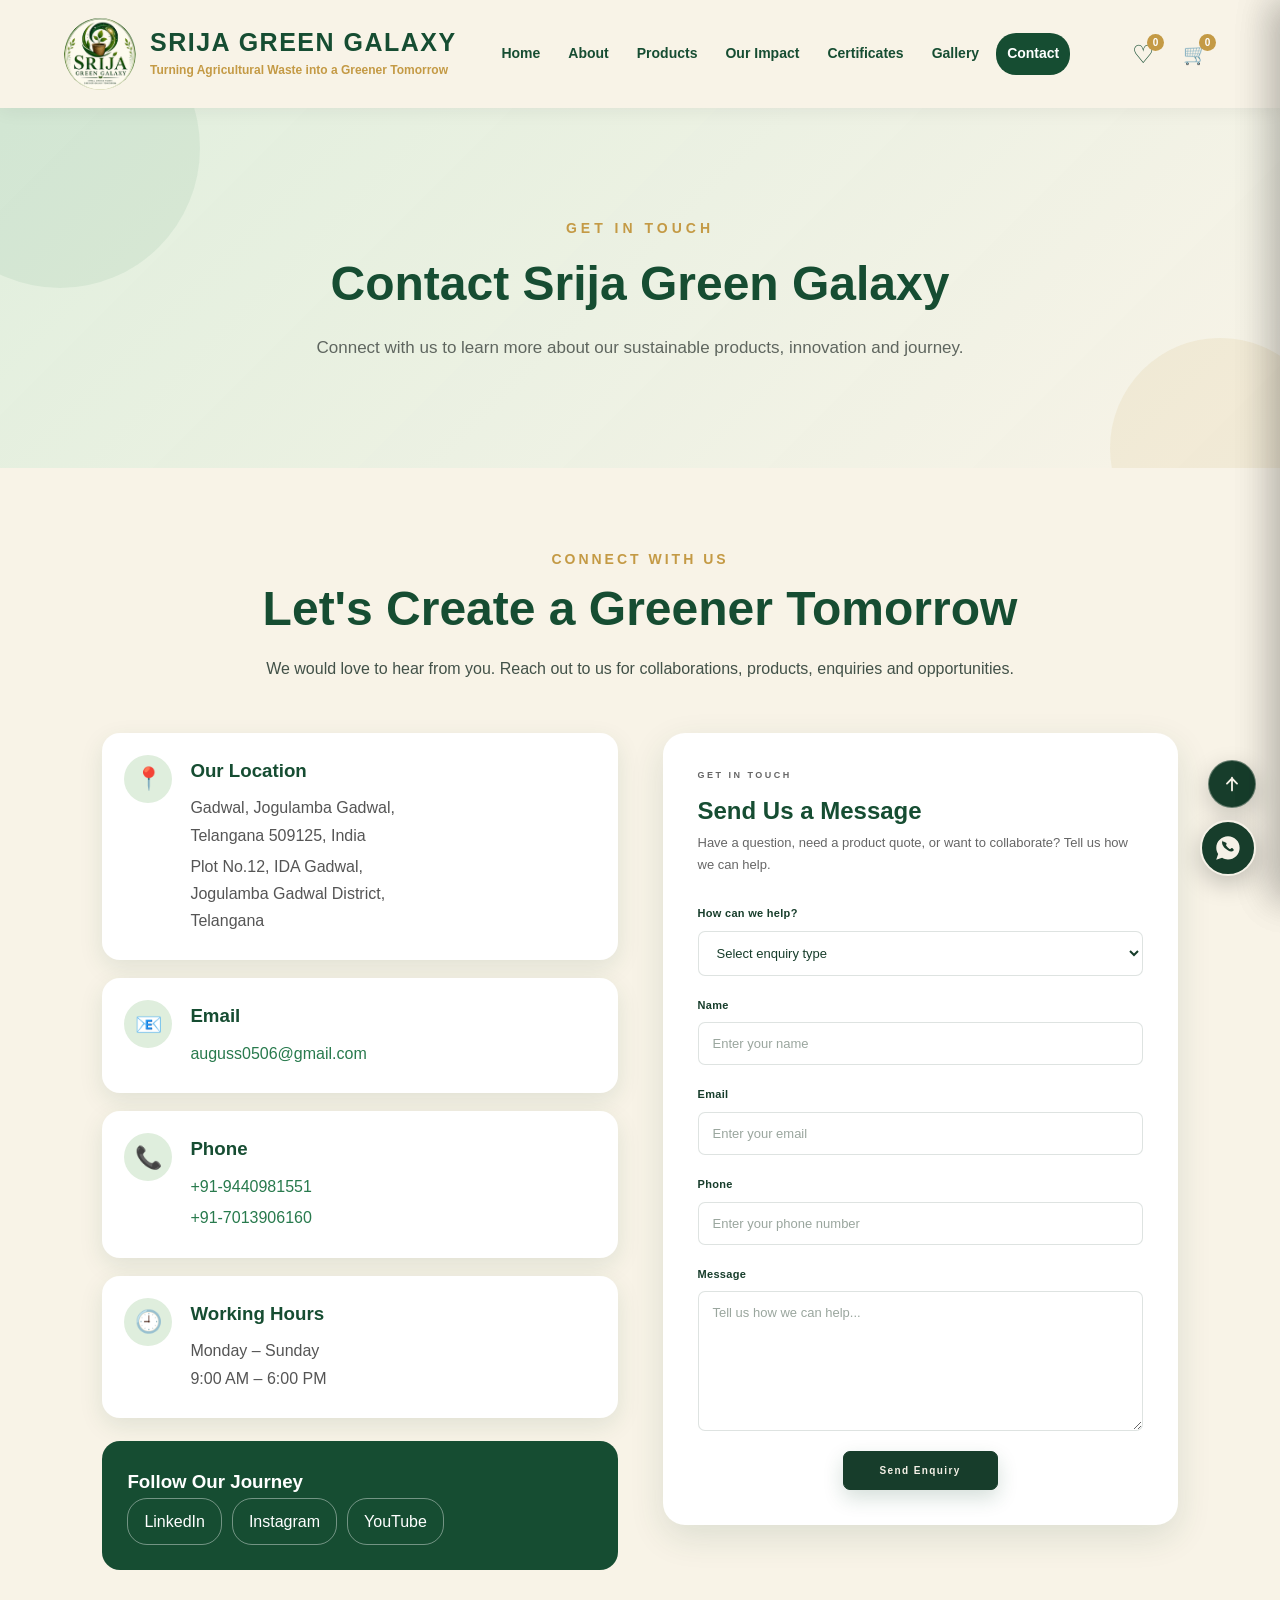
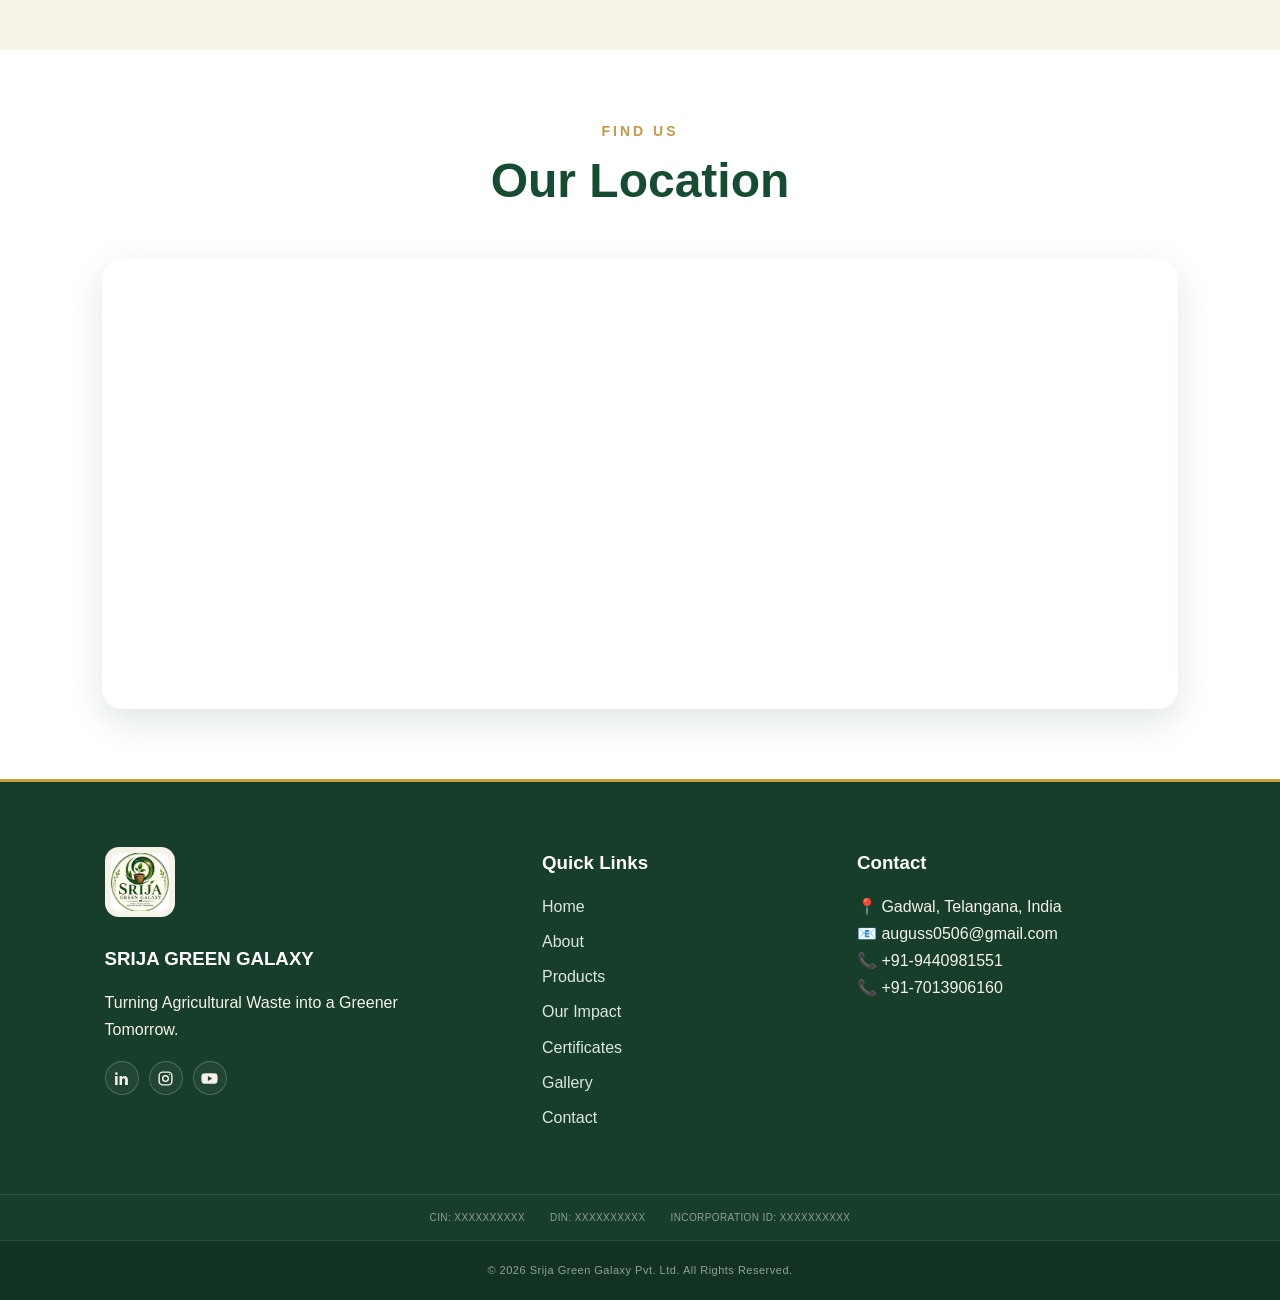
<file: contact.html>
<!DOCTYPE html>
<html lang="en">

<head>

    <meta charset="UTF-8">

    <meta name="viewport"
          content="width=device-width, initial-scale=1.0">

    <title>
        Contact Srija Green Galaxy | Enquiries & Collaboration
    </title>

    <meta name="description"
          content="Contact Srija Green Galaxy Pvt. Ltd. for sustainable product enquiries, Biopot orders, bulk requirements, collaborations and other business enquiries.">

    <meta name="author"
          content="Srija Green Galaxy Pvt. Ltd.">

    <link rel="canonical"
          href="https://srija050.github.io/srija-green-galaxy/contact.html">

    <link rel="icon"
          type="image/png"
          href="assets/images/logo.png">

    <link rel="stylesheet"
          href="assets/css/styles.css">

</head>

<body>

    <!-- ================= HEADER ================= -->
    <!-- ================= HEADER ================= -->
<header class="site-header">

    <div class="logo-area">
        <img src="assets/images/logo.png"
             alt="Srija Green Galaxy Logo"
             class="logo">

        <div class="brand-name">
            <h1>SRIJA GREEN GALAXY</h1>
            <p>Turning Agricultural Waste into a Greener Tomorrow</p>
        </div>
    </div>

    <!-- MOBILE MENU BUTTON -->

<button
    type="button"
    class="mobile-menu-btn"
    id="mobileMenuBtn"
    aria-label="Open navigation menu"
    aria-expanded="false">

    <span></span>
    <span></span>
    <span></span>

</button>
    <nav class="navbar">
        <a href="index.html" >Home</a>
        
        <a href="about.html">About</a>
        <a href="products.html">Products</a>
        <a href="impact.html">Our Impact</a>
        <a href="certificates.html">Certificates</a>
        <a href="gallery.html">Gallery</a>
        <a href="contact.html" class="active">Contact</a>
        
    </nav>


    <!-- ================= HEADER ACTIONS ================= -->

    <div class="header-actions">

        <!-- Wishlist -->
        <button class="header-icon-btn"
                id="wishlistBtn"
                aria-label="Wishlist"
                title="Wishlist">

            <span class="header-icon">♡</span>

            <span class="icon-count" id="wishlistCount">0</span>

        </button>


        <!-- Cart -->
        <button class="header-icon-btn"
                id="cartBtn"
                aria-label="Shopping Cart"
                title="Shopping Cart">

            <span class="header-icon">🛒</span>

            <span class="icon-count" id="cartCount">0</span>

        </button>

    </div>

</header>


    <!-- =========================
         PAGE HERO
    ========================== -->

    <section class="page-hero">

        <div class="page-hero-content">

            <p class="eyebrow">GET IN TOUCH</p>

            <h1>Contact Srija Green Galaxy</h1>

            <p>
                Connect with us to learn more about our sustainable products,
                innovation and journey.
            </p>

        </div>

    </section>


    <!-- =========================
         CONTACT SECTION
    ========================== -->

    <section class="contact-section">

        <div class="section-heading">

            <p class="eyebrow">CONNECT WITH US</p>

            <h2>Let's Create a Greener Tomorrow</h2>

            <p>
                We would love to hear from you. Reach out to us for
                collaborations, products, enquiries and opportunities.
            </p>

        </div>


        <div class="contact-grid">


            <!-- CONTACT INFORMATION -->

            <div class="contact-info">

                <div class="contact-card">

                    <div class="contact-icon">📍</div>

                    <div>
                        <h3>Our Location</h3>

                        <p>
                            Gadwal, Jogulamba Gadwal,<br>
                            Telangana 509125, India
                        </p>

                        <p>
                            Plot No.12, IDA Gadwal,<br>
                            Jogulamba Gadwal District,<br>
                            Telangana
                        </p>
                    </div>

                </div>


                <div class="contact-card">

                    <div class="contact-icon">📧</div>

                    <div>

                        <h3>Email</h3>

                        <p>
                            <a href="mailto:auguss0506@gmail.com">
                                auguss0506@gmail.com
                            </a>
                        </p>

                    </div>

                </div>


                <div class="contact-card">

                    <div class="contact-icon">📞</div>

                    <div>

                        <h3>Phone</h3>

                        <p>
                            <a href="tel:+919440981551">
                                +91-9440981551
                            </a>
                        </p>

                        <p>
                            <a href="tel:+917013906160">
                                +91-7013906160
                            </a>
                        </p>

                    </div>

                </div>


                <div class="contact-card">

                    <div class="contact-icon">🕘</div>

                    <div>

                        <h3>Working Hours</h3>

                        <p>
                            Monday – Sunday<br>
                            9:00 AM – 6:00 PM
                        </p>

                    </div>

                </div>


                <!-- SOCIAL MEDIA -->

                <div class="social-links">

                    <h3>Follow Our Journey</h3>

                    <div class="social-buttons">

                        <a href="https://www.linkedin.com/in/a-srija-120b14329"
                           target="_blank">
                            LinkedIn
                        </a>

                        <a href="https://www.instagram.com/srijagreengalaxy"
                           target="_blank">
                            Instagram
                        </a>

                        <a href="https://www.youtube.com/@augustienauguss"
                           target="_blank">
                            YouTube
                        </a>

                    </div>

                </div>

            </div>
<!-- CONTACT FORM -->

<div class="contact-form-container">

    <p class="contact-form-eyebrow">GET IN TOUCH</p>

    <h2>Send Us a Message</h2>

    <p class="contact-form-intro">
        Have a question, need a product quote, or want to collaborate?
        Tell us how we can help.
    </p>

    <form class="contact-form"
          action="https://api.web3forms.com/submit"
          method="POST">

        <input type="hidden"
               name="access_key"
               value="71831565-eb99-40b2-9b47-d5cd59218b4b">

        <input type="hidden"
               name="redirect"
               value="https://SRIJA050.github.io/srija-green-galaxy/contact.html?success=true">


        <!-- ENQUIRY TYPE -->

        <div class="form-group">

            <label for="enquiryType">
                How can we help?
            </label>

            <select
                id="enquiryType"
                name="enquiry_type"
                required>

                <option value="" selected disabled>
                    Select enquiry type
                </option>

                <option value="General Enquiry">
                    General Enquiry
                </option>

                <option value="Request a Quote">
                    Request a Quote
                </option>

                <option value="Bulk Order">
                    Bulk Order
                </option>

                <option value="Collaboration">
                    Collaboration
                </option>

            </select>

        </div>


        <!-- NAME -->

        <div class="form-group">

            <label for="name">
                Name
            </label>

            <input
                type="text"
                id="name"
                name="name"
                placeholder="Enter your name"
                required>

        </div>


        <!-- EMAIL -->

        <div class="form-group">

            <label for="email">
                Email
            </label>

            <input
                type="email"
                id="email"
                name="email"
                placeholder="Enter your email"
                required>

        </div>


        <!-- PHONE -->

        <div class="form-group">

            <label for="phone">
                Phone
            </label>

            <input
                type="tel"
                id="phone"
                name="phone"
                placeholder="Enter your phone number">

        </div>


        <!-- QUOTE DETAILS -->

        <div
            class="quote-fields"
            id="quoteFields"
            style="display: none;">

            <div class="form-group">

                <label for="quoteProduct">
                    Product
                </label>

                <select
                    id="quoteProduct"
                    name="product">

                    <option value="" selected disabled>
                        Select product
                    </option>

                    <option value="Biopots">
                        Biopots
                    </option>

                    <option value="Biopots with Plants">
                        Biopots with Plants
                    </option>

                    <option value="Eco-friendly Ganesha">
                        Eco-friendly Ganesha
                    </option>

                    <option value="Other">
                        Other
                    </option>

                </select>

            </div>


            <div class="form-group">

                <label for="quantity">
                    Required Quantity
                </label>

                <input
                    type="number"
                    id="quantity"
                    name="quantity"
                    min="1"
                    placeholder="Enter quantity">

            </div>


            <div class="form-group">

                <label for="location">
                    Delivery Location
                </label>

                <input
                    type="text"
                    id="location"
                    name="delivery_location"
                    placeholder="City / District / State">

            </div>

        </div>


        <!-- MESSAGE -->

        <div class="form-group">

            <label for="message">
                Message
            </label>

            <textarea
                id="message"
                name="message"
                rows="6"
                placeholder="Tell us how we can help..."
                required></textarea>

        </div>


        <!-- SUBMIT -->

        <div class="contact-submit">

            <button
                type="submit"
                class="send-message-btn">

                Send Enquiry

            </button>

        </div>

    </form>

</div>

    </section>


    <!-- =========================
         MAP
    ========================== -->

    <section class="map-section">

        <div class="section-heading">

            <p class="eyebrow">FIND US</p>

            <h2>Our Location</h2>

        </div>

        <div class="map-container">

            <iframe
                src="https://www.google.com/maps?q=Plot+No.+12,+IDA+Gadwal,+Jogulamba+Gadwal+District,+Telangana,+India&output=embed"
                width="100%"
                height="450"
                style="border:0;"
                allowfullscreen=""
                loading="lazy">
            </iframe>

        </div>

    </section>

<!-- ================= FOOTER ================= -->
<footer class="site-footer">

    <div class="footer-content">

        <!-- BRAND -->
        <div>

            <img src="assets/images/logo.png"
                 alt="Srija Green Galaxy"
                 class="footer-logo">

            <h3>SRIJA GREEN GALAXY</h3>

            <p>
                Turning Agricultural Waste into a Greener Tomorrow.
            </p>

            <!-- SOCIAL ICONS -->
            <div class="footer-socials">

                <!-- LinkedIn -->
                <a href="https://www.linkedin.com/in/a-srija-120b14329"
                   target="_blank"
                   rel="noopener noreferrer"
                   aria-label="LinkedIn"
                   title="LinkedIn">

                    <svg viewBox="0 0 24 24">
                        <path fill="currentColor"
                              d="M6.5 8.5H3V21h3.5V8.5ZM4.75 3A2.05 2.05 0 1 0 4.75 7.1 2.05 2.05 0 0 0 4.75 3ZM21 13.9c0-3.76-2-5.52-4.67-5.52-2.15 0-3.1 1.18-3.63 2.01V8.5H9.2V21h3.5v-6.2c0-1.64.31-3.23 2.34-3.23 2 0 2.03 1.88 2.03 3.34V21H21v-7.1Z"/>
                    </svg>

                </a>


                <!-- Instagram -->
                <a href="https://www.instagram.com/srijagreengalaxy"
                   target="_blank"
                   rel="noopener noreferrer"
                   aria-label="Instagram"
                   title="Instagram">

                    <svg viewBox="0 0 24 24">

                        <rect x="3"
                              y="3"
                              width="18"
                              height="18"
                              rx="5"
                              fill="none"
                              stroke="currentColor"
                              stroke-width="2"/>

                        <circle cx="12"
                                cy="12"
                                r="4"
                                fill="none"
                                stroke="currentColor"
                                stroke-width="2"/>

                        <circle cx="17.5"
                                cy="6.5"
                                r="1"
                                fill="currentColor"/>

                    </svg>

                </a>


                <!-- YouTube -->
                <a href="https://www.youtube.com/@augustienauguss"
                   target="_blank"
                   rel="noopener noreferrer"
                   aria-label="YouTube"
                   title="YouTube">

                    <svg viewBox="0 0 24 24">

                        <path fill="currentColor"
                              d="M23 7.2a3 3 0 0 0-2.1-2.1C19 4.5 12 4.5 12 4.5s-7 0-8.9.6A3 3 0 0 0 1 7.2 31 31 0 0 0 .5 12 31 31 0 0 0 1 16.8a3 3 0 0 0 2.1 2.1c1.9.6 8.9.6 8.9.6s7 0 8.9-.6a3 3 0 0 0 2.1-2.1 31 31 0 0 0 .5-4.8 31 31 0 0 0-.5-4.8ZM9.7 15.7V8.3l6.3 3.7-6.3 3.7Z"/>

                    </svg>

                </a>

            </div>

        </div>


        <!-- QUICK LINKS -->
        <div>

            <h3>Quick Links</h3>

            <a href="index.html">Home</a>
            <a href="about.html">About</a>
            <a href="products.html">Products</a>
            <a href="impact.html">Our Impact</a>
            <a href="certificates.html">Certificates</a>
            <a href="gallery.html">Gallery</a>
            <a href="contact.html">Contact</a>

        </div>


        <!-- CONTACT -->
        <div>

            <h3>Contact</h3>

            <p>📍 Gadwal, Telangana, India</p>

            <p>
                📧 auguss0506@gmail.com
            </p>

            <p>
                📞 +91-9440981551
            </p>

            <p>
                📞 +91-7013906160
            </p>

        </div>

    </div>


    <!-- COMPANY REGISTRATION DETAILS -->
    <div class="footer-registration">

        <span>
            CIN: XXXXXXXXXX
        </span>

        <span>
            DIN: XXXXXXXXXX
        </span>

        <span>
            INCORPORATION ID: XXXXXXXXXX
        </span>

    </div>


    <!-- FOOTER BOTTOM -->
    <div class="footer-bottom">

        <p>
            © 2026 Srija Green Galaxy Pvt. Ltd.
            All Rights Reserved.
        </p>

    </div>

</footer>
   <div class="sidebar-overlay" id="sidebarOverlay"></div>

<aside class="side-cart" id="sideCart">

    <div class="side-cart-header">
        <h2>Shopping Cart</h2>

        <button class="sidebar-close"
                id="closeCart"
                aria-label="Close cart">
            ×
        </button>
    </div>


    <div class="side-cart-content" id="cartContent">

        <div class="empty-cart">

            <div class="empty-cart-icon">
                🛒
            </div>

            <h3>Your cart is empty</h3>

            <p>
                Add sustainable products to your cart
                to see them here.
            </p>

            <a href="products.html" class="cart-shop-btn">
                Explore Products
            </a>

        </div>

    </div>


    <div class="side-cart-footer">

        <div class="cart-total-row">
            <span>Total</span>
            <strong id="sidebarCartTotal">₹0</strong>
        </div>

        <a href="checkout.html" class="cart-checkout-btn">
            Proceed to Buy
        </a>

    </div>

</aside>
<!-- ================= WISHLIST SIDEBAR ================= -->

<aside class="side-wishlist" id="sideWishlist">

    <div class="side-wishlist-header">

        <h2>Wishlist</h2>

        <button class="sidebar-close"
                id="closeWishlist"
                aria-label="Close wishlist">
            ×
        </button>

    </div>


    <div class="side-wishlist-content" id="wishlistContent">

        <div class="empty-wishlist">

            <div class="empty-wishlist-icon">
                ♡
            </div>

            <h3>Your wishlist is empty</h3>

            <p>
                Save your favourite sustainable products
                here for later.
            </p>

            <a href="products.html" class="wishlist-shop-btn">
                Explore Products
            </a>

        </div>

    </div>

</aside>

   
    <script>
document.addEventListener("DOMContentLoaded", function () {

    const params = new URLSearchParams(window.location.search);

    if (params.get("success") === "true") {

        const message = document.createElement("div");

        message.className = "thank-you-message";

        message.innerHTML = `
            <div class="thank-you-icon">✓</div>

            <h3>Thank You for Contacting Us!</h3>

            <p>
                Your message has been received successfully.
                We appreciate your interest in
                <strong>Srija Green Galaxy</strong>.
            </p>

            <p>
                Our team will get back to you soon.
            </p>
        `;

        const form = document.querySelector("form");

        if (form) {
            form.style.display = "none";
            form.parentNode.insertBefore(message, form);
        }
    }

});
</script>
<!-- FLOATING WHATSAPP -->

<a href="https://wa.me/919440981551"
   class="floating-whatsapp"
   target="_blank"
   rel="noopener noreferrer"
   aria-label="Chat with us on WhatsApp"
   title="Chat with us on WhatsApp">

    <span class="whatsapp-icon">

        <svg viewBox="0 0 32 32"
             xmlns="http://www.w3.org/2000/svg"
             aria-hidden="true">

            <path d="M16 3.5C9.1 3.5 3.5 9 3.5 15.8c0 2.4.7 4.7 2 6.6L3.4 28.5l6.3-2c1.9 1.1 4 1.7 6.2 1.7 6.9 0 12.5-5.5 12.5-12.3C28.5 9 22.9 3.5 16 3.5z"
                  fill="currentColor"/>

            <path d="M11.1 9.7c.3-.3.7-.4 1.1-.2l1.8.9c.4.2.6.6.5 1l-.5 1.5c-.1.3 0 .6.2.8.9 1.4 2.1 2.5 3.5 3.3.3.2.6.2.8 0l1.3-.9c.3-.2.8-.2 1 .1l1.2 1.4c.3.3.3.8 0 1.1-.7.8-1.7 1.2-2.7 1.1-2.1-.2-4.3-1.5-6.1-3.2-1.8-1.7-3.2-3.8-3.5-5.8-.2-1 .2-2 .9-2.9z"
                  fill="#173d2b"/>

        </svg>

    </span>

</a>
<!-- BACK TO TOP BUTTON -->

<button
    type="button"
    id="backToTop"
    class="back-to-top"
    aria-label="Back to top"
    title="Back to top">

    <svg
        viewBox="0 0 24 24"
        xmlns="http://www.w3.org/2000/svg"
        aria-hidden="true">

        <path
            d="M12 19V5
               M6.5 11.5L12 6
               L17.5 11.5"
            fill="none"
            stroke="currentColor"
            stroke-width="2"
            stroke-linecap="round"
            stroke-linejoin="round"/>
    </svg>

</button>
<!-- ================= THANK YOU POPUP ================= -->

<div class="thank-you-overlay" id="thankYouPopup">

    <div class="thank-you-popup">

        <button
            type="button"
            class="thank-you-close"
            id="thankYouClose"
            aria-label="Close">
            ×
        </button>

        <div class="thank-you-icon">
            ✓
        </div>

        <p class="thank-you-label">
            ENQUIRY RECEIVED
        </p>

        <h2>Thank You!</h2>

        <p>
            Your message has been submitted successfully.
            Our team will get back to you soon.
        </p>

        <button
            type="button"
            class="thank-you-button"
            id="thankYouButton">
            CLOSE
        </button>

    </div>

</div>
    <script src="assets/js/script.js"></script>
    

</body>

</html>
</file>
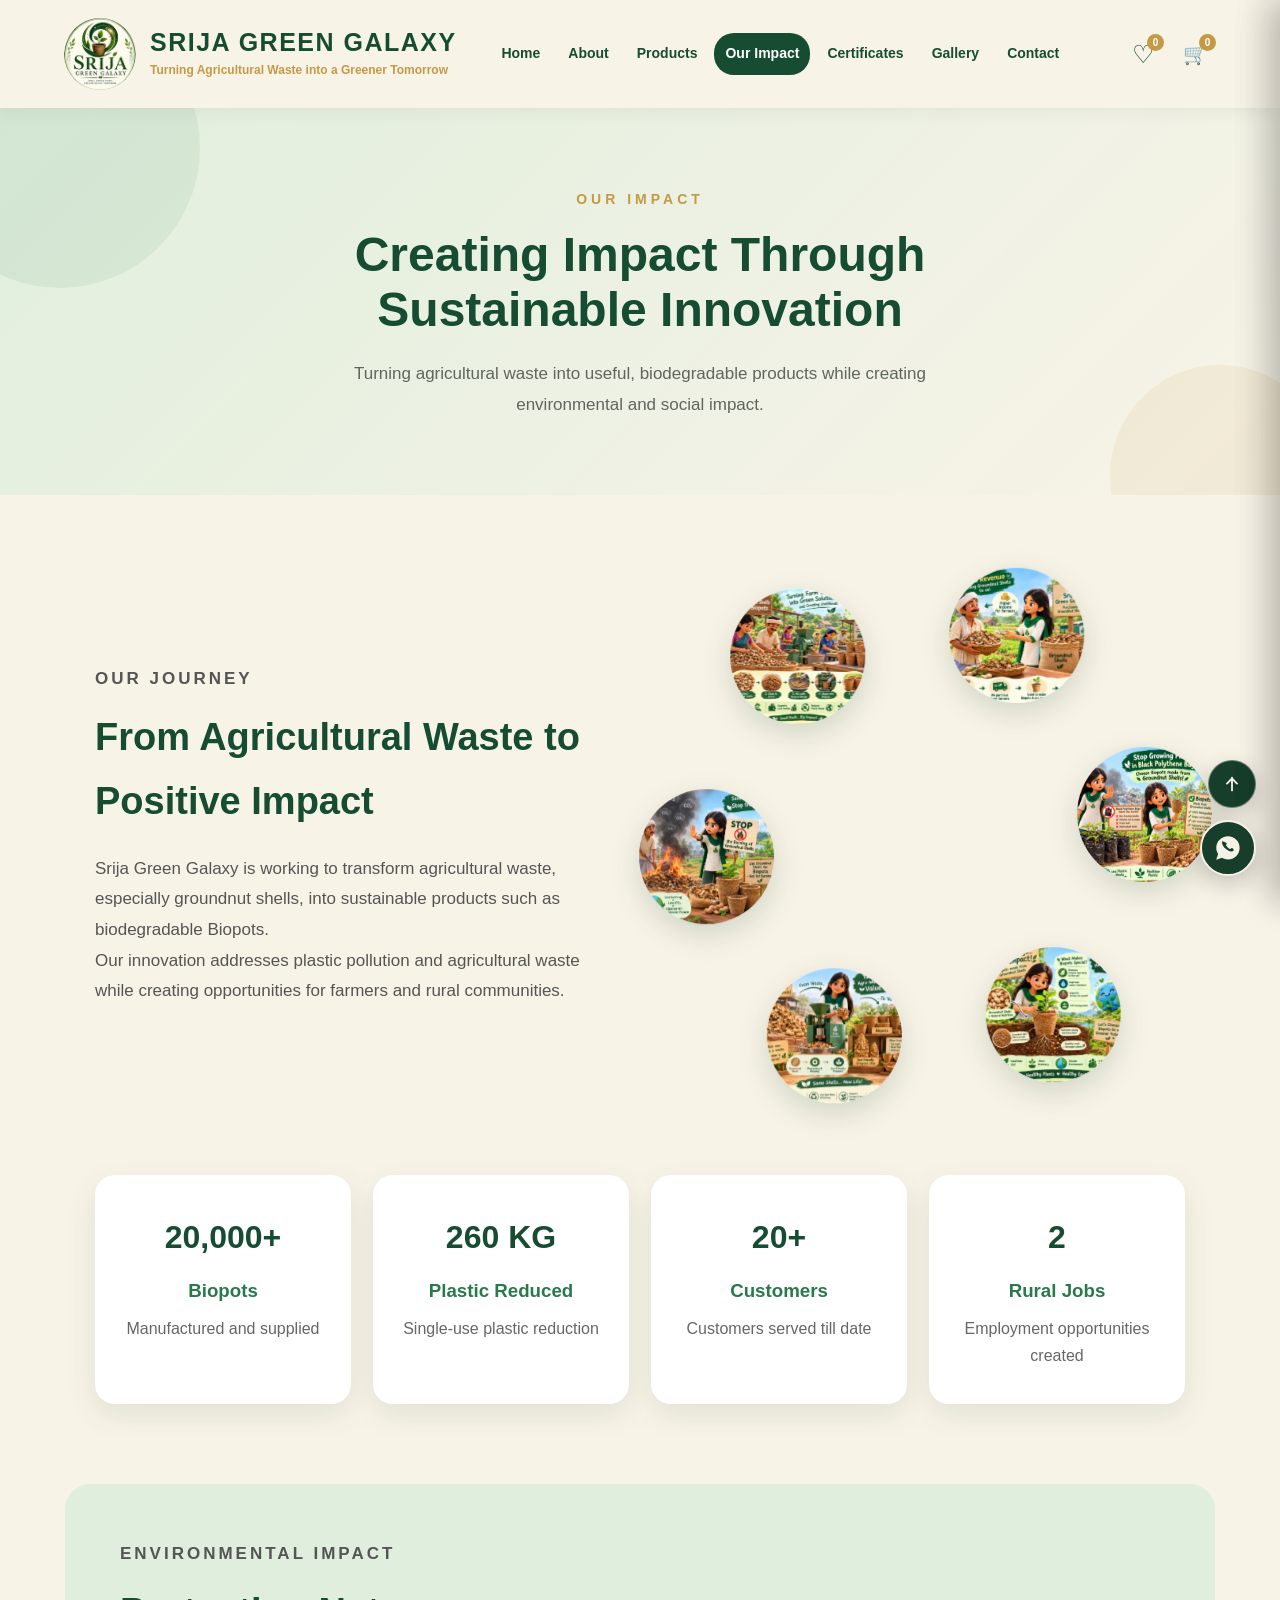
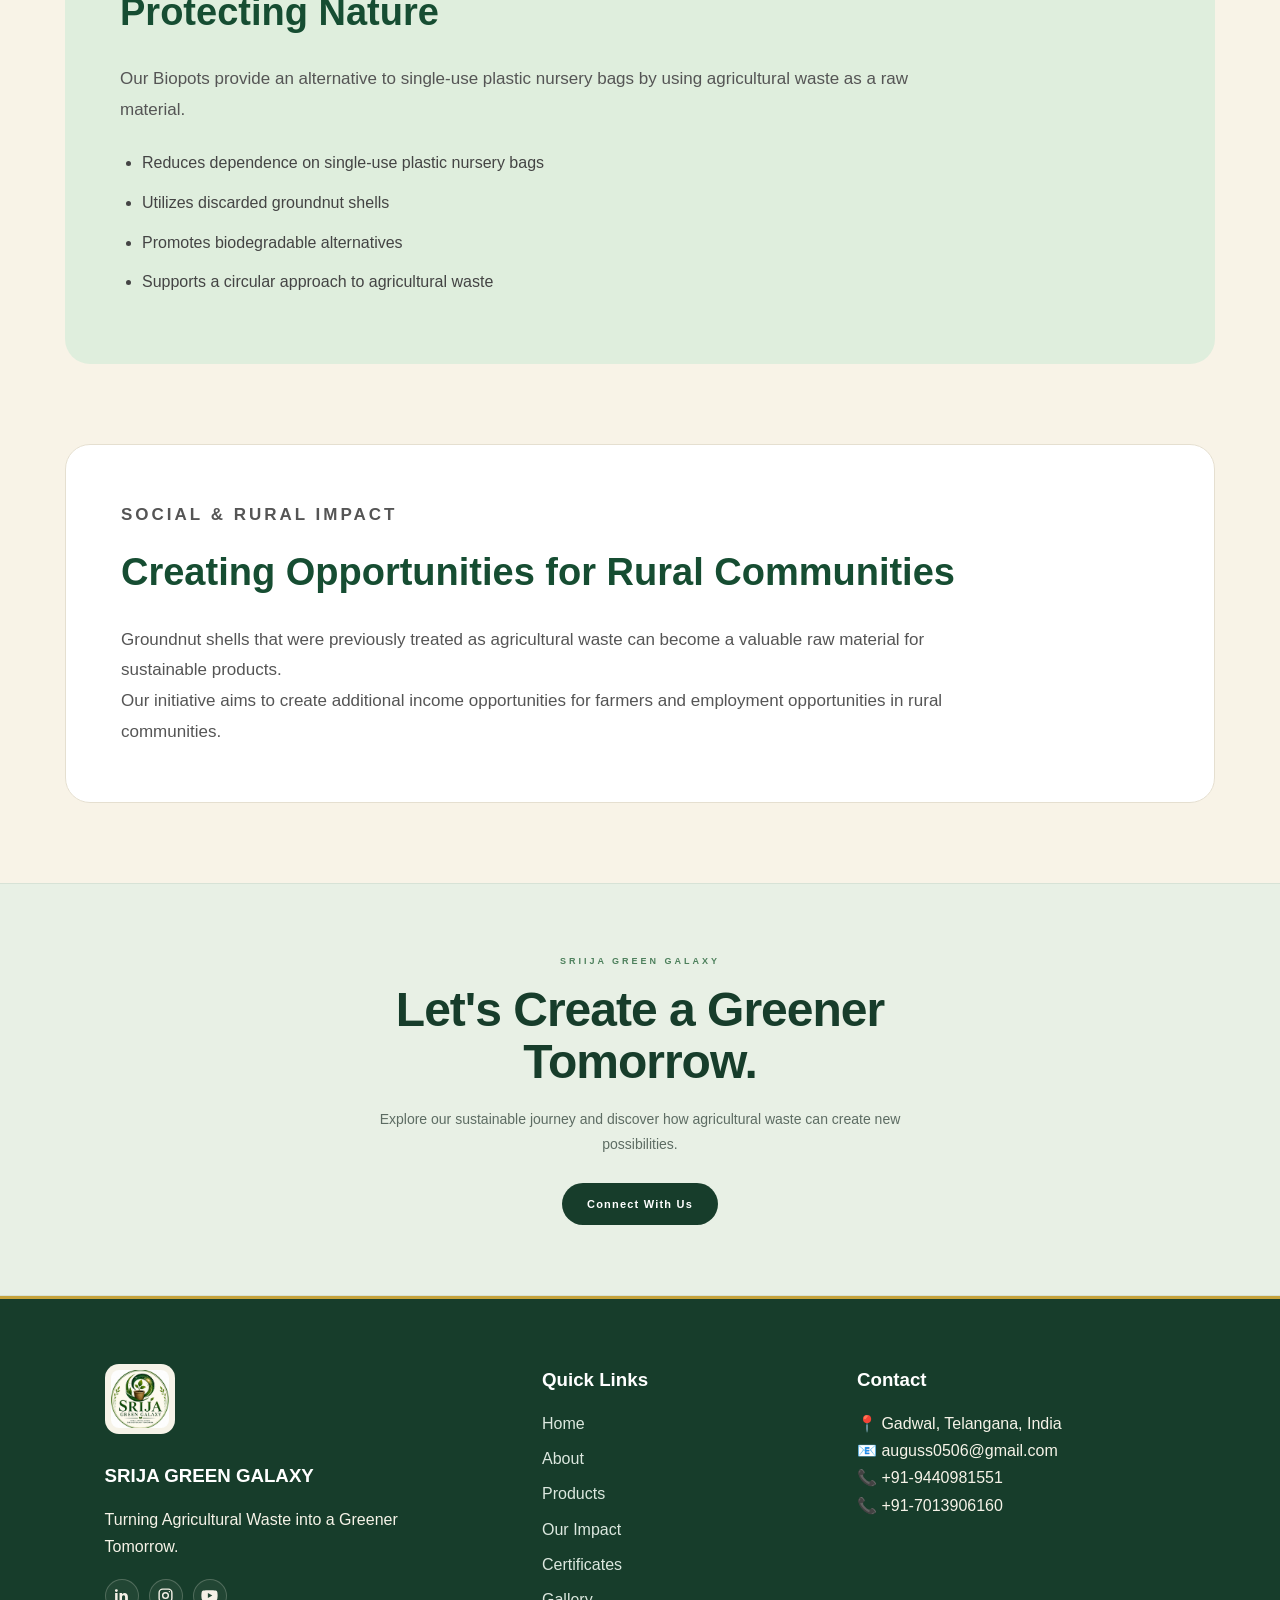
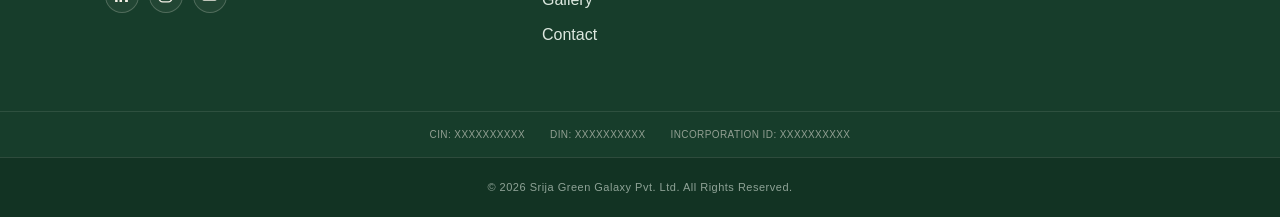
<file: impact.html>
<!DOCTYPE html>
<html lang="en">
<head>

    <meta charset="UTF-8">

    <meta name="viewport"
          content="width=device-width, initial-scale=1.0">

    <title>
        Our Impact | Sustainable Agriculture & Plastic Reduction | Srija Green Galaxy
    </title>

    <meta name="description"
          content="Discover the environmental and rural impact of Srija Green Galaxy through groundnut-shell Biopots, agricultural waste utilization, plastic reduction and sustainable product development.">

    <meta name="author"
          content="Srija Green Galaxy Pvt. Ltd.">

    <link rel="canonical"
          href="https://srija050.github.io/srija-green-galaxy/impact.html">

    <link rel="icon"
          type="image/png"
          href="assets/images/logo.png">

    <link rel="stylesheet"
          href="assets/css/styles.css">

</head>

<body>

    <!-- ================= HEADER ================= -->
    <!-- ================= HEADER ================= -->
<header class="site-header">

    <div class="logo-area">
        <img src="assets/images/logo.png"
             alt="Srija Green Galaxy Logo"
             class="logo">

        <div class="brand-name">
            <h1>SRIJA GREEN GALAXY</h1>
            <p>Turning Agricultural Waste into a Greener Tomorrow</p>
        </div>
    </div>

    <!-- MOBILE MENU BUTTON -->

<button
    type="button"
    class="mobile-menu-btn"
    id="mobileMenuBtn"
    aria-label="Open navigation menu"
    aria-expanded="false">

    <span></span>
    <span></span>
    <span></span>

</button>
    <nav class="navbar">
        <a href="index.html" >Home</a>
        
        <a href="about.html">About</a>
        <a href="products.html">Products</a>
        <a href="impact.html" class="active">Our Impact</a>
        <a href="certificates.html">Certificates</a>
        <a href="gallery.html">Gallery</a>
        <a href="contact.html">Contact</a>
        
    </nav>


    <!-- ================= HEADER ACTIONS ================= -->

    <div class="header-actions">

        <!-- Wishlist -->
        <button class="header-icon-btn"
                id="wishlistBtn"
                aria-label="Wishlist"
                title="Wishlist">

            <span class="header-icon">♡</span>

            <span class="icon-count" id="wishlistCount">0</span>

        </button>


        <!-- Cart -->
        <button class="header-icon-btn"
                id="cartBtn"
                aria-label="Shopping Cart"
                title="Shopping Cart">

            <span class="header-icon">🛒</span>

            <span class="icon-count" id="cartCount">0</span>

        </button>

    </div>

</header>


    <!-- IMPACT HERO -->
    <section class="page-hero">
        <div class="page-hero-content">
            <p class="eyebrow">OUR IMPACT</p>

            <h1>Creating Impact Through Sustainable Innovation</h1>

            <p>
                Turning agricultural waste into useful, biodegradable products
                while creating environmental and social impact.
            </p>
        </div>
    </section>


    <!-- IMPACT INTRODUCTION -->
    <section class="impact-intro reveal">

        <div class="impact-intro-text">

            <p class="eyebrow">OUR JOURNEY</p>

            <h2>From Agricultural Waste to Positive Impact</h2>

            <p>
                Srija Green Galaxy is working to transform agricultural waste,
                especially groundnut shells, into sustainable products such as
                biodegradable Biopots.
            </p>

            <p>
                Our innovation addresses plastic pollution and agricultural
                waste while creating opportunities for farmers and rural
                communities.
            </p>

        </div>

       <div class="impact-intro-image impact-orbit">

    <div class="orbit-container">

        <div class="orbit-image active">
            <img src="assets/images/impacts/impact-1.png"
                 alt="Srija Green Galaxy Impact 1"
                 loading="lazy"
     decoding="async">
        </div>

        <div class="orbit-image">
            <img src="assets/images/impacts/impact-2.png"
                 alt="Srija Green Galaxy Impact 2"
                 loading="lazy"
     decoding="async">
        </div>

        <div class="orbit-image">
            <img src="assets/images/impacts/impact-3.png"
                 alt="Srija Green Galaxy Impact 3"
                 loading="lazy"
     decoding="async">
        </div>

        <div class="orbit-image">
            <img src="assets/images/impacts/impact-4.png"
                 alt="Srija Green Galaxy Impact 4"
                 loading="lazy"
     decoding="async">
        </div>

        <div class="orbit-image">
            <img src="assets/images/impacts/impact-5.png"
                 alt="Srija Green Galaxy Impact 5"
                 loading="lazy"
     decoding="async">
        </div>

        <div class="orbit-image">
            <img src="assets/images/impacts/impact-6.png"
                 alt="Srija Green Galaxy Impact 6"
                 loading="lazy"
     decoding="async">
        </div>

    </div>

</div>

    </section>


    <!-- IMPACT NUMBERS -->
    <section class="impact-numbers reveal">

        <div class="impact-card">
            <div class="impact-number">20,000+</div>
            <h3>Biopots</h3>
            <p>Manufactured and supplied</p>
        </div>

        <div class="impact-card">
            <div class="impact-number">260 KG</div>
            <h3>Plastic Reduced</h3>
            <p>Single-use plastic reduction</p>
        </div>

        <div class="impact-card">
            <div class="impact-number">20+</div>
            <h3>Customers</h3>
            <p>Customers served till date</p>
        </div>

        <div class="impact-card">
            <div class="impact-number">2</div>
            <h3>Rural Jobs</h3>
            <p>Employment opportunities created</p>
        </div>

    </section>


    <!-- ENVIRONMENTAL IMPACT -->
    <section class="impact-detail reveal">

        <div class="impact-detail-content">

            <p class="eyebrow">ENVIRONMENTAL IMPACT</p>

            <h2>Protecting Nature</h2>

            <p>
                Our Biopots provide an alternative to single-use plastic
                nursery bags by using agricultural waste as a raw material.
            </p>

            <ul>
                <li>Reduces dependence on single-use plastic nursery bags</li>
                <li>Utilizes discarded groundnut shells</li>
                <li>Promotes biodegradable alternatives</li>
                <li>Supports a circular approach to agricultural waste</li>
            </ul>

        </div>

    </section>


    <!-- FARMER IMPACT -->
    <section class="impact-detail impact-detail-reverse reveal">

        <div class="impact-detail-content">

            <p class="eyebrow">SOCIAL & RURAL IMPACT</p>

            <h2>Creating Opportunities for Rural Communities</h2>

            <p>
                Groundnut shells that were previously treated as agricultural
                waste can become a valuable raw material for sustainable
                products.
            </p>

            <p>
                Our initiative aims to create additional income opportunities
                for farmers and employment opportunities in rural communities.
            </p>

        </div>

    </section>


    <!-- ================= PAGE CTA ================= -->

<section class="page-cta">

    <div class="page-cta-content">

        <span>SRIIJA GREEN GALAXY</span>

        <h2>
            Let's Create a Greener Tomorrow.
        </h2>

        <p>
            Explore our sustainable journey and discover
            how agricultural waste can create new possibilities.
        </p>

        <a href="contact.html" class="page-cta-btn">
            Connect With Us
        </a>

    </div>

</section>

<!-- ================= FOOTER ================= -->
<footer class="site-footer">

    <div class="footer-content">

        <!-- BRAND -->
        <div>

            <img src="assets/images/logo.png"
                 alt="Srija Green Galaxy"
                 class="footer-logo">

            <h3>SRIJA GREEN GALAXY</h3>

            <p>
                Turning Agricultural Waste into a Greener Tomorrow.
            </p>

            <!-- SOCIAL ICONS -->
            <div class="footer-socials">

                <!-- LinkedIn -->
                <a href="https://www.linkedin.com/in/a-srija-120b14329"
                   target="_blank"
                   rel="noopener noreferrer"
                   aria-label="LinkedIn"
                   title="LinkedIn">

                    <svg viewBox="0 0 24 24">
                        <path fill="currentColor"
                              d="M6.5 8.5H3V21h3.5V8.5ZM4.75 3A2.05 2.05 0 1 0 4.75 7.1 2.05 2.05 0 0 0 4.75 3ZM21 13.9c0-3.76-2-5.52-4.67-5.52-2.15 0-3.1 1.18-3.63 2.01V8.5H9.2V21h3.5v-6.2c0-1.64.31-3.23 2.34-3.23 2 0 2.03 1.88 2.03 3.34V21H21v-7.1Z"/>
                    </svg>

                </a>


                <!-- Instagram -->
                <a href="https://www.instagram.com/srijagreengalaxy"
                   target="_blank"
                   rel="noopener noreferrer"
                   aria-label="Instagram"
                   title="Instagram">

                    <svg viewBox="0 0 24 24">

                        <rect x="3"
                              y="3"
                              width="18"
                              height="18"
                              rx="5"
                              fill="none"
                              stroke="currentColor"
                              stroke-width="2"/>

                        <circle cx="12"
                                cy="12"
                                r="4"
                                fill="none"
                                stroke="currentColor"
                                stroke-width="2"/>

                        <circle cx="17.5"
                                cy="6.5"
                                r="1"
                                fill="currentColor"/>

                    </svg>

                </a>


                <!-- YouTube -->
                <a href="https://www.youtube.com/@augustienauguss"
                   target="_blank"
                   rel="noopener noreferrer"
                   aria-label="YouTube"
                   title="YouTube">

                    <svg viewBox="0 0 24 24">

                        <path fill="currentColor"
                              d="M23 7.2a3 3 0 0 0-2.1-2.1C19 4.5 12 4.5 12 4.5s-7 0-8.9.6A3 3 0 0 0 1 7.2 31 31 0 0 0 .5 12 31 31 0 0 0 1 16.8a3 3 0 0 0 2.1 2.1c1.9.6 8.9.6 8.9.6s7 0 8.9-.6a3 3 0 0 0 2.1-2.1 31 31 0 0 0 .5-4.8 31 31 0 0 0-.5-4.8ZM9.7 15.7V8.3l6.3 3.7-6.3 3.7Z"/>

                    </svg>

                </a>

            </div>

        </div>


        <!-- QUICK LINKS -->
        <div>

            <h3>Quick Links</h3>

            <a href="index.html">Home</a>
            <a href="about.html">About</a>
            <a href="products.html">Products</a>
            <a href="impact.html">Our Impact</a>
            <a href="certificates.html">Certificates</a>
            <a href="gallery.html">Gallery</a>
            <a href="contact.html">Contact</a>

        </div>


        <!-- CONTACT -->
        <div>

            <h3>Contact</h3>

            <p>📍 Gadwal, Telangana, India</p>

            <p>
                📧 auguss0506@gmail.com
            </p>

            <p>
                📞 +91-9440981551
            </p>

            <p>
                📞 +91-7013906160
            </p>

        </div>

    </div>


    <!-- COMPANY REGISTRATION DETAILS -->
    <div class="footer-registration">

        <span>
            CIN: XXXXXXXXXX
        </span>

        <span>
            DIN: XXXXXXXXXX
        </span>

        <span>
            INCORPORATION ID: XXXXXXXXXX
        </span>

    </div>


    <!-- FOOTER BOTTOM -->
    <div class="footer-bottom">

        <p>
            © 2026 Srija Green Galaxy Pvt. Ltd.
            All Rights Reserved.
        </p>

    </div>

</footer>
<div class="sidebar-overlay" id="sidebarOverlay"></div>

<aside class="side-cart" id="sideCart">

    <div class="side-cart-header">
        <h2>Shopping Cart</h2>

        <button class="sidebar-close"
                id="closeCart"
                aria-label="Close cart">
            ×
        </button>
    </div>


    <div class="side-cart-content" id="cartContent">

        <div class="empty-cart">

            <div class="empty-cart-icon">
                🛒
            </div>

            <h3>Your cart is empty</h3>

            <p>
                Add sustainable products to your cart
                to see them here.
            </p>

            <a href="products.html" class="cart-shop-btn">
                Explore Products
            </a>

        </div>

    </div>


    <div class="side-cart-footer">

        <div class="cart-total-row">
            <span>Total</span>
            <strong id="sidebarCartTotal">₹0</strong>
        </div>

        <a href="checkout.html" class="cart-checkout-btn">
            Proceed to Buy
        </a>

    </div>

</aside>
<!-- ================= WISHLIST SIDEBAR ================= -->

<aside class="side-wishlist" id="sideWishlist">

    <div class="side-wishlist-header">

        <h2>Wishlist</h2>

        <button class="sidebar-close"
                id="closeWishlist"
                aria-label="Close wishlist">
            ×
        </button>

    </div>


    <div class="side-wishlist-content" id="wishlistContent">

        <div class="empty-wishlist">

            <div class="empty-wishlist-icon">
                ♡
            </div>

            <h3>Your wishlist is empty</h3>

            <p>
                Save your favourite sustainable products
                here for later.
            </p>

            <a href="products.html" class="wishlist-shop-btn">
                Explore Products
            </a>

        </div>

    </div>

</aside>
<!-- FLOATING WHATSAPP -->

<a href="https://wa.me/919440981551"
   class="floating-whatsapp"
   target="_blank"
   rel="noopener noreferrer"
   aria-label="Chat with us on WhatsApp"
   title="Chat with us on WhatsApp">

    <span class="whatsapp-icon">

        <svg viewBox="0 0 32 32"
             xmlns="http://www.w3.org/2000/svg"
             aria-hidden="true">

            <path d="M16 3.5C9.1 3.5 3.5 9 3.5 15.8c0 2.4.7 4.7 2 6.6L3.4 28.5l6.3-2c1.9 1.1 4 1.7 6.2 1.7 6.9 0 12.5-5.5 12.5-12.3C28.5 9 22.9 3.5 16 3.5z"
                  fill="currentColor"/>

            <path d="M11.1 9.7c.3-.3.7-.4 1.1-.2l1.8.9c.4.2.6.6.5 1l-.5 1.5c-.1.3 0 .6.2.8.9 1.4 2.1 2.5 3.5 3.3.3.2.6.2.8 0l1.3-.9c.3-.2.8-.2 1 .1l1.2 1.4c.3.3.3.8 0 1.1-.7.8-1.7 1.2-2.7 1.1-2.1-.2-4.3-1.5-6.1-3.2-1.8-1.7-3.2-3.8-3.5-5.8-.2-1 .2-2 .9-2.9z"
                  fill="#173d2b"/>

        </svg>

    </span>

</a>
<!-- BACK TO TOP BUTTON -->

<button
    type="button"
    id="backToTop"
    class="back-to-top"
    aria-label="Back to top"
    title="Back to top">

    <svg
        viewBox="0 0 24 24"
        xmlns="http://www.w3.org/2000/svg"
        aria-hidden="true">

        <path
            d="M12 19V5
               M6.5 11.5L12 6
               L17.5 11.5"
            fill="none"
            stroke="currentColor"
            stroke-width="2"
            stroke-linecap="round"
            stroke-linejoin="round"/>
    </svg>

</button>

    <script src="assets/js/script.js"></script>

</body>
</html>
</file>
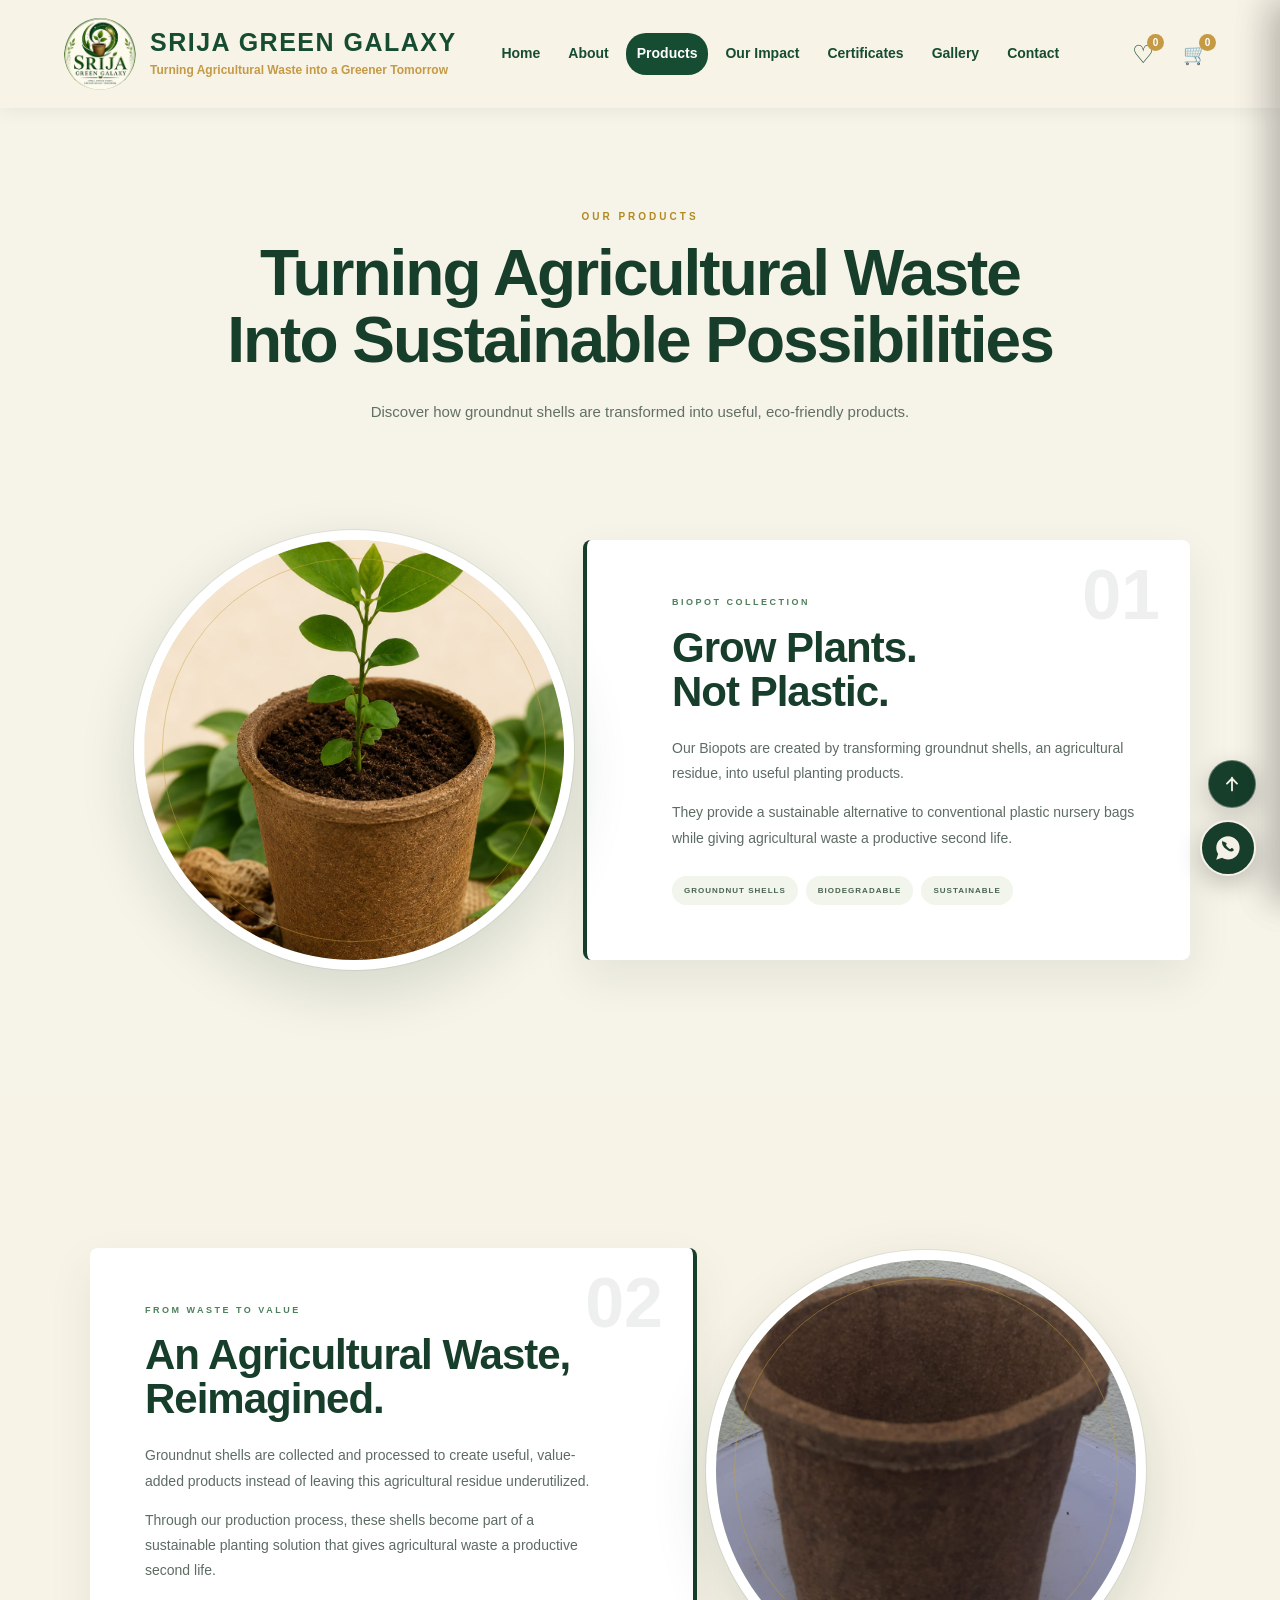
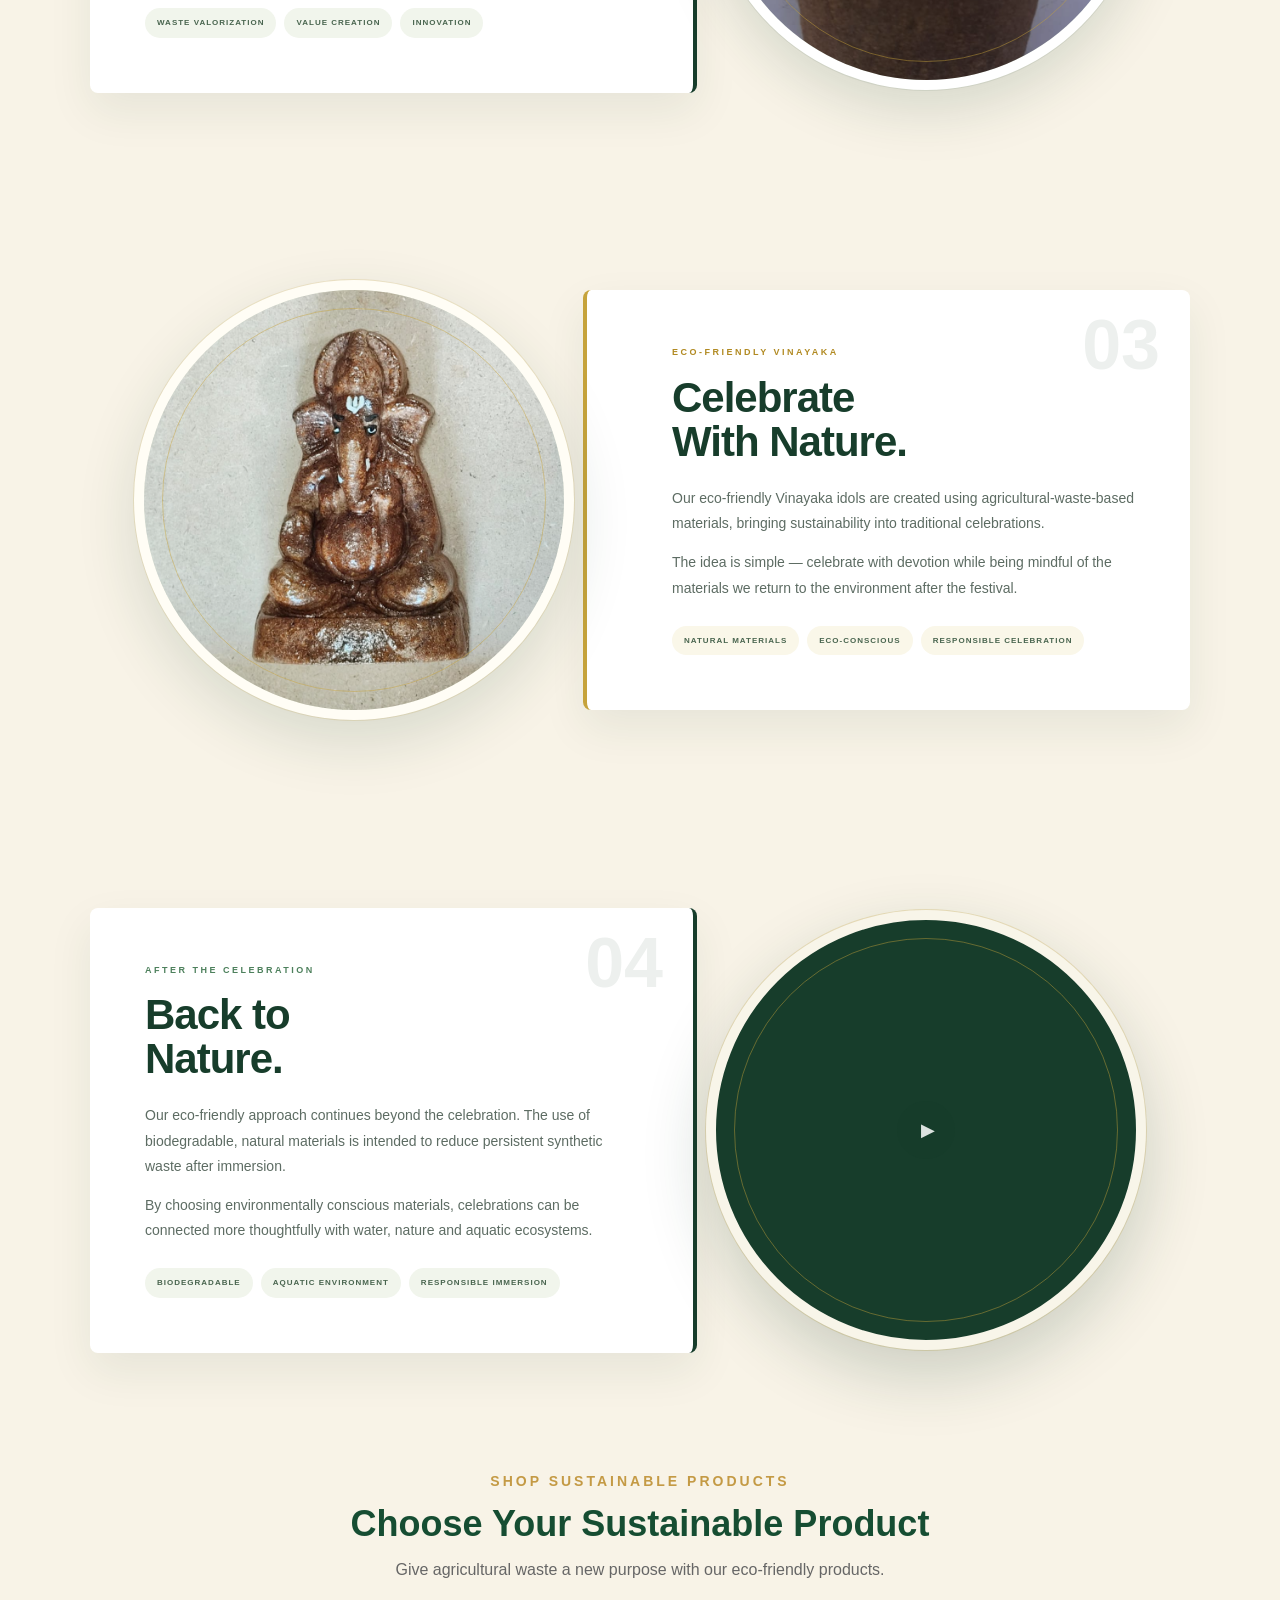
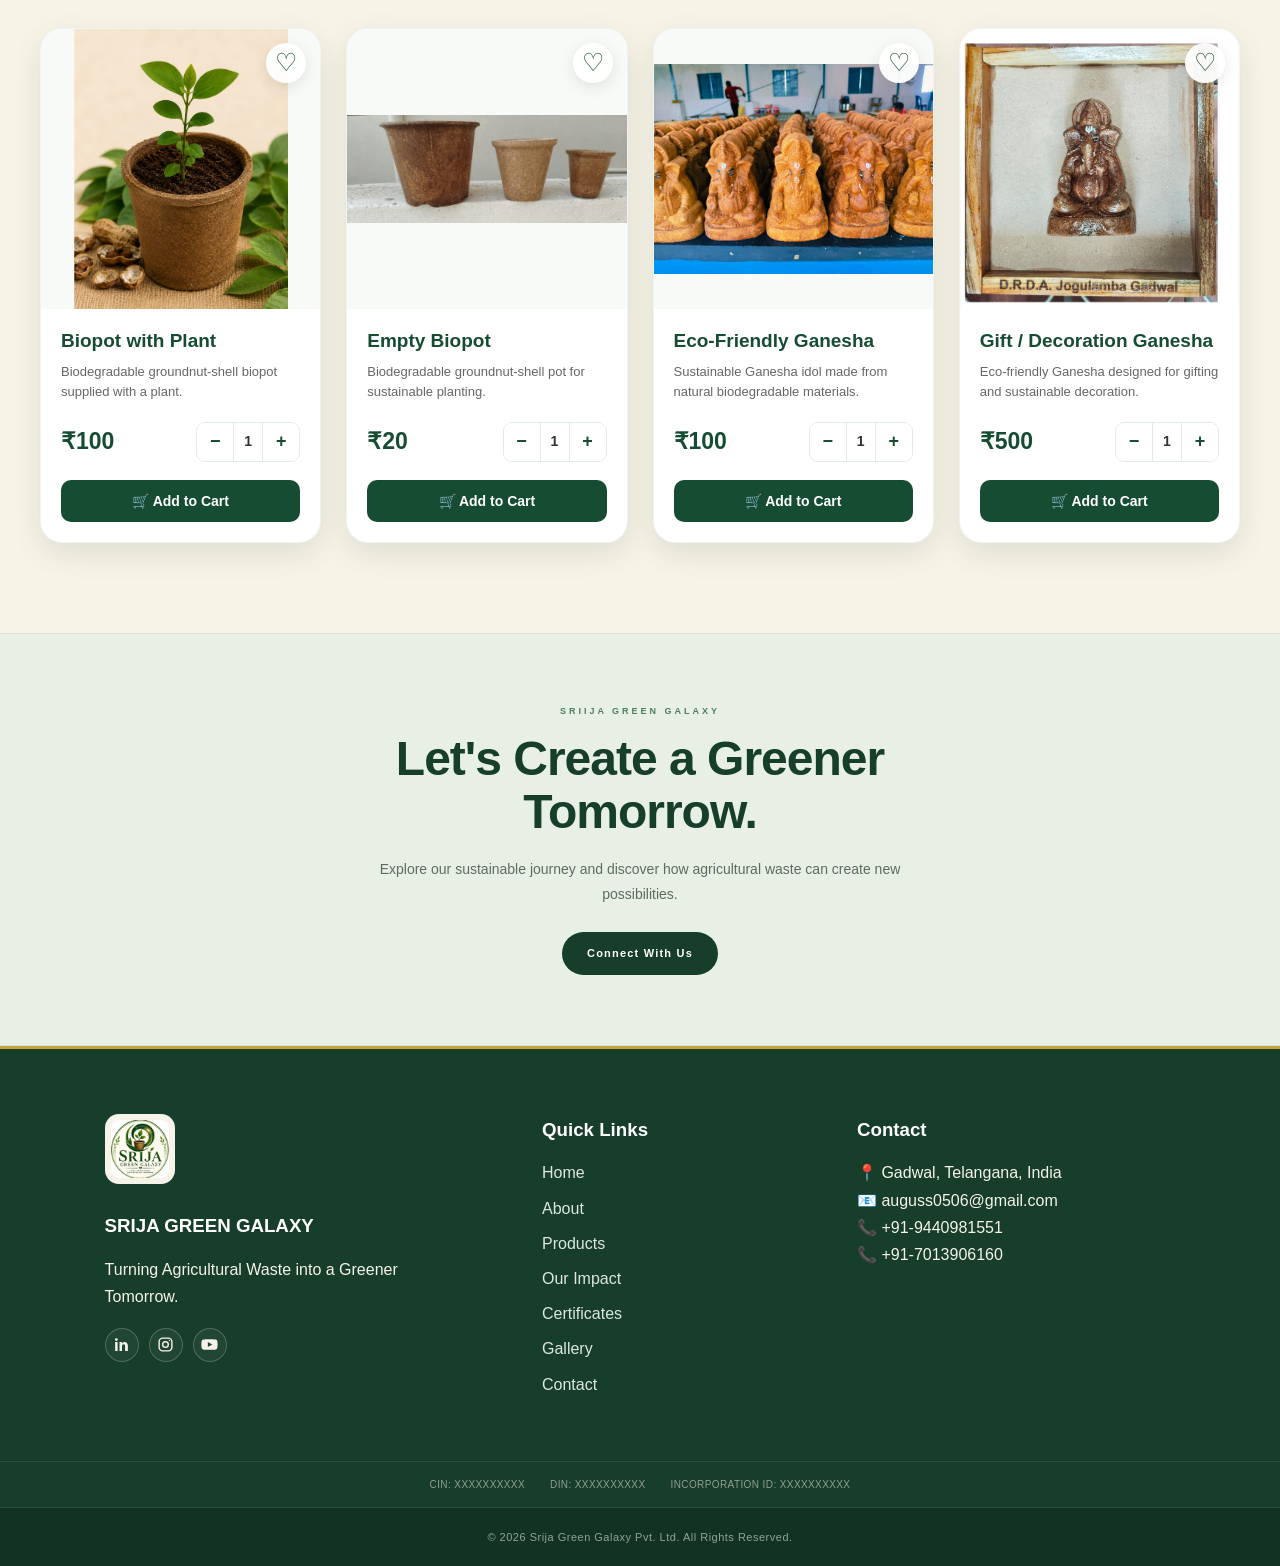
<file: products.html>
<!DOCTYPE html>
<html lang="en">
<head>

    <meta charset="UTF-8">

    <meta name="viewport"
          content="width=device-width, initial-scale=1.0">

    <title>
        Sustainable Biopots & Eco-Friendly Ganesha | Srija Green Galaxy
    </title>

    <meta name="description"
          content="Explore Srija Green Galaxy's sustainable products, including biodegradable groundnut-shell Biopots and eco-friendly Ganesha products designed as alternatives to conventional materials.">

    <meta name="author"
          content="Srija Green Galaxy Pvt. Ltd.">

    <link rel="canonical"
          href="https://srija050.github.io/srija-green-galaxy/products.html">

    <link rel="icon"
          type="image/png"
          href="assets/images/logo.png">

    <link rel="stylesheet"
          href="assets/css/styles.css">

</head>

<body>

    <!-- ================= HEADER ================= -->
    <!-- ================= HEADER ================= -->
<header class="site-header">

    <div class="logo-area">
        <img src="assets/images/logo.png"
             alt="Srija Green Galaxy Logo"
             class="logo">

        <div class="brand-name">
            <h1>SRIJA GREEN GALAXY</h1>
            <p>Turning Agricultural Waste into a Greener Tomorrow</p>
        </div>
    </div>

    <!-- MOBILE MENU BUTTON -->

<button
    type="button"
    class="mobile-menu-btn"
    id="mobileMenuBtn"
    aria-label="Open navigation menu"
    aria-expanded="false">

    <span></span>
    <span></span>
    <span></span>

</button>
    <nav class="navbar">
        <a href="index.html" >Home</a>
        
        <a href="about.html">About</a>
        <a href="products.html"class="active">Products</a>
        <a href="impact.html">Our Impact</a>
        <a href="certificates.html">Certificates</a>
        <a href="gallery.html">Gallery</a>
        <a href="contact.html">Contact</a>
        
    </nav>


    <!-- ================= HEADER ACTIONS ================= -->

    <div class="header-actions">

        <!-- Wishlist -->
        <button class="header-icon-btn"
                id="wishlistBtn"
                aria-label="Wishlist"
                title="Wishlist">

            <span class="header-icon">♡</span>

            <span class="icon-count" id="wishlistCount">0</span>

        </button>


        <!-- Cart -->
        <button class="header-icon-btn"
                id="cartBtn"
                aria-label="Shopping Cart"
                title="Shopping Cart">

            <span class="header-icon">🛒</span>

            <span class="icon-count" id="cartCount">0</span>

        </button>

    </div>

</header>


<main>

<!-- ================= PAGE HERO ================= -->
<!-- =========================
     PRODUCT STORY - 01
========================= -->

<section class="product-story-section">

    <div class="product-story-heading">
        <p class="eyebrow">OUR PRODUCTS</p>

        <h2>
            Turning Agricultural Waste<br>
            Into Sustainable Possibilities
        </h2>

        <p>
            Discover how groundnut shells are transformed into
            useful, eco-friendly products.
        </p>
    </div>


    <div class="product-story-item">

        <!-- CIRCLE IMAGE -->

        <div class="product-story-media">

            <div class="product-story-circle">

                <img src="assets/images/products/biopot-1.png"
                     alt="Groundnut shell Biopot"
                     loading="lazy"
                    decoding="async">

            </div>

        </div>


        <!-- CONTENT RECTANGLE -->

        <div class="product-story-content">

            <span class="product-story-number">01</span>

            <p class="product-story-label">
                BIOPOT COLLECTION
            </p>

            <h3>
                Grow Plants.<br>
                Not Plastic.
            </h3>

            <p>
                Our Biopots are created by transforming groundnut
                shells, an agricultural residue, into useful
                planting products.
            </p>

            <p>
                They provide a sustainable alternative to
                conventional plastic nursery bags while giving
                agricultural waste a productive second life.
            </p>

            <div class="product-story-tags">

                <span>GROUNDNUT SHELLS</span>
                <span>BIODEGRADABLE</span>
                <span>SUSTAINABLE</span>

            </div>

        </div>

    </div>

</section>

<!-- =========================
     PRODUCT STORY - 02
========================= -->

<div class="product-story-item product-story-reverse">

    <!-- CONTENT -->

    <div class="product-story-content">

        <span class="product-story-number">02</span>

        <p class="product-story-label">
            FROM WASTE TO VALUE
        </p>

        <h3>
            An Agricultural Waste,<br>
            Reimagined.
        </h3>

        <p>
            Groundnut shells are collected and processed to create
            useful, value-added products instead of leaving this
            agricultural residue underutilized.
        </p>

        <p>
            Through our production process, these shells become
            part of a sustainable planting solution that gives
            agricultural waste a productive second life.
        </p>

        <div class="product-story-tags">

            <span>WASTE VALORIZATION</span>
            <span>VALUE CREATION</span>
            <span>INNOVATION</span>

        </div>

    </div>


    <!-- CIRCLE IMAGE -->

    <div class="product-story-media">

        <div class="product-story-circle">

            <img src="assets/images/products/bio.png"
                 alt="Srija Green Galaxy Biopot"
                 loading="lazy"
     decoding="async">

        </div>

    </div>

</div>
<!-- =========================
     PRODUCT STORY - 03
========================= -->

<div class="product-story-item product-story-ganesha">

    <!-- CIRCLE IMAGE -->

    <div class="product-story-media">

        <div class="product-story-circle">

            <img src="assets/images/products/ganesha-1.png"
                 alt="Eco-friendly Vinayaka idol"
                 loading="lazy"
     decoding="async">

        </div>

    </div>


    <!-- CONTENT -->

    <div class="product-story-content">

        <span class="product-story-number">03</span>

        <p class="product-story-label">
            ECO-FRIENDLY VINAYAKA
        </p>

        <h3>
            Celebrate<br>
            With Nature.
        </h3>

        <p>
            Our eco-friendly Vinayaka idols are created using
            agricultural-waste-based materials, bringing
            sustainability into traditional celebrations.
        </p>

        <p>
            The idea is simple — celebrate with devotion while
            being mindful of the materials we return to the
            environment after the festival.
        </p>

        <div class="product-story-tags">

            <span>NATURAL MATERIALS</span>
            <span>ECO-CONSCIOUS</span>
            <span>RESPONSIBLE CELEBRATION</span>

        </div>

    </div>

</div>
<!-- =========================
     PRODUCT STORY - 04
========================= -->

<div class="product-story-item product-story-reverse product-story-video">

    <!-- CONTENT -->

    <div class="product-story-content">

        <span class="product-story-number">04</span>

        <p class="product-story-label">
            AFTER THE CELEBRATION
        </p>

        <h3>
            Back to<br>
            Nature.
        </h3>

        <p>
            Our eco-friendly approach continues beyond the
            celebration. The use of biodegradable, natural
            materials is intended to reduce persistent
            synthetic waste after immersion.
        </p>

        <p>
            By choosing environmentally conscious materials,
            celebrations can be connected more thoughtfully
            with water, nature and aquatic ecosystems.
        </p>

        <div class="product-story-tags">

            <span>BIODEGRADABLE</span>
            <span>AQUATIC ENVIRONMENT</span>
            <span>RESPONSIBLE IMMERSION</span>

        </div>

    </div>


    <!-- VIDEO CIRCLE -->

    <div class="product-story-media">

        <div class="product-story-circle product-story-video-circle">

            <video
                src="assets/video/ganesha.mp4"
                autoplay
                muted
                loop
                playsinline>
            </video>

            <div class="video-play-symbol">
                ▶
            </div>

        </div>

    </div>

</div>

<!-- =================================================
     SHOP SUSTAINABLE PRODUCTS
================================================= -->

<section class="shop-products-section">

    <div class="section-heading">

        <p class="eyebrow">SHOP SUSTAINABLE PRODUCTS</p>

        <h2>Choose Your Sustainable Product</h2>

        <p>
            Give agricultural waste a new purpose with
            our eco-friendly products.
        </p>

    </div>


    <div class="shop-products-grid">


        <!-- ================= BIOPOT WITH PLANT ================= -->

        <div class="shop-product-card"
             data-product-id="biopot-with-plant"
             data-product-name="Biopot with Plant"
             data-product-price="100">

            <div class="shop-product-image">

                <button class="product-wishlist-btn"
                        type="button"
                        aria-label="Add Biopot with Plant to wishlist">
                    ♡
                </button>

                <img
                    src="assets/images/products/biopot-1.png"
                    alt="Biopot with Plant"
                    loading="lazy"
     decoding="async"
                >

            </div>


            <div class="shop-product-info">

                <h3>Biopot with Plant</h3>

                <p>
                    Biodegradable groundnut-shell biopot
                    supplied with a plant.
                </p>


                <div class="shop-product-row">

                    <strong>₹100</strong>

                    <div class="quantity-selector">

                        <button type="button"
                                class="quantity-minus">
                            −
                        </button>

                        <span class="quantity-value">1</span>

                        <button type="button"
                                class="quantity-plus">
                            +
                        </button>

                    </div>

                </div>


                <button type="button"
                        class="add-to-cart-btn">

                    🛒 Add to Cart

                </button>

            </div>

        </div>


        <!-- ================= EMPTY BIOPOT ================= -->

        <div class="shop-product-card"
             data-product-id="empty-biopot"
             data-product-name="Empty Biopot"
             data-product-price="20">

            <div class="shop-product-image">

                <button class="product-wishlist-btn"
                        type="button"
                        aria-label="Add Empty Biopot to wishlist">
                    ♡
                </button>

                <img
                    src="assets/images/products/biopot-2.jpeg"
                    alt="Empty Biopot"
                    loading="lazy"
     decoding="async"
                >

            </div>


            <div class="shop-product-info">

                <h3>Empty Biopot</h3>

                <p>
                    Biodegradable groundnut-shell pot
                    for sustainable planting.
                </p>


                <div class="shop-product-row">

                    <strong>₹20</strong>

                    <div class="quantity-selector">

                        <button type="button"
                                class="quantity-minus">
                            −
                        </button>

                        <span class="quantity-value">1</span>

                        <button type="button"
                                class="quantity-plus">
                            +
                        </button>

                    </div>

                </div>


                <button type="button"
                        class="add-to-cart-btn">

                    🛒 Add to Cart

                </button>

            </div>

        </div>


        <!-- ================= ECO GANESHA ================= -->

        <div class="shop-product-card"
             data-product-id="eco-ganesha"
             data-product-name="Eco-Friendly Ganesha"
             data-product-price="100">

            <div class="shop-product-image">

                <button class="product-wishlist-btn"
                        type="button"
                        aria-label="Add Eco-Friendly Ganesha to wishlist">
                    ♡
                </button>

                <img
                    src="assets/images/products/ganesha-2.jpeg"
                    alt="Eco-Friendly Ganesha"
                    loading="lazy"
     decoding="async"
                >

            </div>


            <div class="shop-product-info">

                <h3>Eco-Friendly Ganesha</h3>

                <p>
                    Sustainable Ganesha idol made from
                    natural biodegradable materials.
                </p>


                <div class="shop-product-row">

                    <strong>₹100</strong>

                    <div class="quantity-selector">

                        <button type="button"
                                class="quantity-minus">
                            −
                        </button>

                        <span class="quantity-value">1</span>

                        <button type="button"
                                class="quantity-plus">
                            +
                        </button>

                    </div>

                </div>


                <button type="button"
                        class="add-to-cart-btn">

                    🛒 Add to Cart

                </button>

            </div>

        </div>


        <!-- ================= GIFT GANESHA ================= -->

        <div class="shop-product-card"
             data-product-id="gift-ganesha"
             data-product-name="Gift / Decoration Ganesha"
             data-product-price="500">

            <div class="shop-product-image">

                <button class="product-wishlist-btn"
                        type="button"
                        aria-label="Add Gift Ganesha to wishlist">
                    ♡
                </button>

                <img
                    src="assets/images/products/ganesh-3.png"
                    alt="Gift and Decoration Ganesha"
                    loading="lazy"
     decoding="async"
                >

            </div>


            <div class="shop-product-info">

                <h3>Gift / Decoration Ganesha</h3>

                <p>
                    Eco-friendly Ganesha designed for
                    gifting and sustainable decoration.
                </p>


                <div class="shop-product-row">

                    <strong>₹500</strong>

                    <div class="quantity-selector">

                        <button type="button"
                                class="quantity-minus">
                            −
                        </button>

                        <span class="quantity-value">1</span>

                        <button type="button"
                                class="quantity-plus">
                            +
                        </button>

                    </div>

                </div>


                <button type="button"
                        class="add-to-cart-btn">

                    🛒 Add to Cart

                </button>

            </div>

        </div>


    </div>

</section>


<!-- ================= PAGE CTA ================= -->

<section class="page-cta">

    <div class="page-cta-content">

        <span>SRIIJA GREEN GALAXY</span>

        <h2>
            Let's Create a Greener Tomorrow.
        </h2>

        <p>
            Explore our sustainable journey and discover
            how agricultural waste can create new possibilities.
        </p>

        <a href="contact.html" class="page-cta-btn">
            Connect With Us
        </a>

    </div>

</section>

</main>


<!-- ================= FOOTER ================= -->
<!-- ================= FOOTER ================= -->
<footer class="site-footer">

    <div class="footer-content">

        <!-- BRAND -->
        <div>

            <img src="assets/images/logo.png"
                 alt="Srija Green Galaxy"
                 class="footer-logo">

            <h3>SRIJA GREEN GALAXY</h3>

            <p>
                Turning Agricultural Waste into a Greener Tomorrow.
            </p>

            <!-- SOCIAL ICONS -->
            <div class="footer-socials">

                <!-- LinkedIn -->
                <a href="https://www.linkedin.com/in/a-srija-120b14329"
                   target="_blank"
                   rel="noopener noreferrer"
                   aria-label="LinkedIn"
                   title="LinkedIn">

                    <svg viewBox="0 0 24 24">
                        <path fill="currentColor"
                              d="M6.5 8.5H3V21h3.5V8.5ZM4.75 3A2.05 2.05 0 1 0 4.75 7.1 2.05 2.05 0 0 0 4.75 3ZM21 13.9c0-3.76-2-5.52-4.67-5.52-2.15 0-3.1 1.18-3.63 2.01V8.5H9.2V21h3.5v-6.2c0-1.64.31-3.23 2.34-3.23 2 0 2.03 1.88 2.03 3.34V21H21v-7.1Z"/>
                    </svg>

                </a>


                <!-- Instagram -->
                <a href="https://www.instagram.com/srijagreengalaxy"
                   target="_blank"
                   rel="noopener noreferrer"
                   aria-label="Instagram"
                   title="Instagram">

                    <svg viewBox="0 0 24 24">

                        <rect x="3"
                              y="3"
                              width="18"
                              height="18"
                              rx="5"
                              fill="none"
                              stroke="currentColor"
                              stroke-width="2"/>

                        <circle cx="12"
                                cy="12"
                                r="4"
                                fill="none"
                                stroke="currentColor"
                                stroke-width="2"/>

                        <circle cx="17.5"
                                cy="6.5"
                                r="1"
                                fill="currentColor"/>

                    </svg>

                </a>


                <!-- YouTube -->
                <a href="https://www.youtube.com/@augustienauguss"
                   target="_blank"
                   rel="noopener noreferrer"
                   aria-label="YouTube"
                   title="YouTube">

                    <svg viewBox="0 0 24 24">

                        <path fill="currentColor"
                              d="M23 7.2a3 3 0 0 0-2.1-2.1C19 4.5 12 4.5 12 4.5s-7 0-8.9.6A3 3 0 0 0 1 7.2 31 31 0 0 0 .5 12 31 31 0 0 0 1 16.8a3 3 0 0 0 2.1 2.1c1.9.6 8.9.6 8.9.6s7 0 8.9-.6a3 3 0 0 0 2.1-2.1 31 31 0 0 0 .5-4.8 31 31 0 0 0-.5-4.8ZM9.7 15.7V8.3l6.3 3.7-6.3 3.7Z"/>

                    </svg>

                </a>

            </div>

        </div>


        <!-- QUICK LINKS -->
        <div>

            <h3>Quick Links</h3>

            <a href="index.html">Home</a>
            <a href="about.html">About</a>
            <a href="products.html">Products</a>
            <a href="impact.html">Our Impact</a>
            <a href="certificates.html">Certificates</a>
            <a href="gallery.html">Gallery</a>
            <a href="contact.html">Contact</a>

        </div>


        <!-- CONTACT -->
        <div>

            <h3>Contact</h3>

            <p>📍 Gadwal, Telangana, India</p>

            <p>
                📧 auguss0506@gmail.com
            </p>

            <p>
                📞 +91-9440981551
            </p>

            <p>
                📞 +91-7013906160
            </p>

        </div>

    </div>


    <!-- COMPANY REGISTRATION DETAILS -->
    <div class="footer-registration">

        <span>
            CIN: XXXXXXXXXX
        </span>

        <span>
            DIN: XXXXXXXXXX
        </span>

        <span>
            INCORPORATION ID: XXXXXXXXXX
        </span>

    </div>


    <!-- FOOTER BOTTOM -->
    <div class="footer-bottom">

        <p>
            © 2026 Srija Green Galaxy Pvt. Ltd.
            All Rights Reserved.
        </p>

    </div>

</footer>
<!-- ================= CART SIDEBAR ================= -->

<div class="sidebar-overlay" id="sidebarOverlay"></div>

<aside class="side-cart" id="sideCart">

    <div class="side-cart-header">

        <h2>Shopping Cart</h2>

        <button class="sidebar-close"
                id="closeCart"
                aria-label="Close cart">
            ×
        </button>

    </div>


    <div class="side-cart-content" id="cartContent">

        <div class="empty-cart">

            <div class="empty-cart-icon">
                🛒
            </div>

            <h3>Your cart is empty</h3>

            <p>
                Add sustainable products to your cart
                to see them here.
            </p>

            <a href="products.html" class="cart-shop-btn">
                Explore Products
            </a>

        </div>

    </div>


    <div class="side-cart-footer">

        <div class="cart-total-row">

            <span>Total</span>

            <strong id="sidebarCartTotal">
                ₹0
            </strong>

        </div>

        <a href="checkout.html" class="cart-checkout-btn">
            Proceed to Checkout
        </a>

    </div>

</aside>


<!-- ================= WISHLIST SIDEBAR ================= -->

<aside class="side-wishlist" id="sideWishlist">

    <div class="side-wishlist-header">

        <h2>Wishlist</h2>

        <button class="sidebar-close"
                id="closeWishlist"
                aria-label="Close wishlist">
            ×
        </button>

    </div>


    <div class="side-wishlist-content"
         id="wishlistContent">

        <div class="empty-wishlist">

            <div class="empty-wishlist-icon">
                ♡
            </div>

            <h3>Your wishlist is empty</h3>

            <p>
                Save your favourite sustainable products
                here for later.
            </p>

            <a href="products.html"
               class="wishlist-shop-btn">
                Explore Products
            </a>

        </div>

    </div>

</aside>

<!-- FLOATING WHATSAPP -->

<a href="https://wa.me/919440981551"
   class="floating-whatsapp"
   target="_blank"
   rel="noopener noreferrer"
   aria-label="Chat with us on WhatsApp"
   title="Chat with us on WhatsApp">

    <span class="whatsapp-icon">

        <svg viewBox="0 0 32 32"
             xmlns="http://www.w3.org/2000/svg"
             aria-hidden="true">

            <path d="M16 3.5C9.1 3.5 3.5 9 3.5 15.8c0 2.4.7 4.7 2 6.6L3.4 28.5l6.3-2c1.9 1.1 4 1.7 6.2 1.7 6.9 0 12.5-5.5 12.5-12.3C28.5 9 22.9 3.5 16 3.5z"
                  fill="currentColor"/>

            <path d="M11.1 9.7c.3-.3.7-.4 1.1-.2l1.8.9c.4.2.6.6.5 1l-.5 1.5c-.1.3 0 .6.2.8.9 1.4 2.1 2.5 3.5 3.3.3.2.6.2.8 0l1.3-.9c.3-.2.8-.2 1 .1l1.2 1.4c.3.3.3.8 0 1.1-.7.8-1.7 1.2-2.7 1.1-2.1-.2-4.3-1.5-6.1-3.2-1.8-1.7-3.2-3.8-3.5-5.8-.2-1 .2-2 .9-2.9z"
                  fill="#173d2b"/>

        </svg>

    </span>

</a>
<!-- BACK TO TOP BUTTON -->

<button
    type="button"
    id="backToTop"
    class="back-to-top"
    aria-label="Back to top"
    title="Back to top">

    <svg
        viewBox="0 0 24 24"
        xmlns="http://www.w3.org/2000/svg"
        aria-hidden="true">

        <path
            d="M12 19V5
               M6.5 11.5L12 6
               L17.5 11.5"
            fill="none"
            stroke="currentColor"
            stroke-width="2"
            stroke-linecap="round"
            stroke-linejoin="round"/>
    </svg>

</button>
<script src="assets/js/script.js"></script>

</body>
</html>
</file>
<file: assets/css/styles.css>
/* =========================================================
   SRIJA GREEN GALAXY
   Main Website Styles
   ========================================================= */

* {
    margin: 0;
    padding: 0;
    box-sizing: border-box;
}

:root {
    --dark-green: #164d32;
    --green: #287a4d;
    --light-green: #dfeedd;
    --cream: #f8f3e7;
    --gold: #c49a45;
    --dark: #173126;
    --white: #ffffff;
    --text: #425148;
    --shadow: 0 12px 35px rgba(22, 77, 50, 0.12);
}

html {
    scroll-behavior: smooth;
}

body {
    font-family: "Segoe UI", Arial, sans-serif;
    color: var(--text);
    background: var(--cream);
    line-height: 1.7;
}

/* =========================================================
   HEADER
   ========================================================= */

.site-header {
    width: 100%;
    background: rgba(248, 243, 231, 0.97);
    display: flex;
    align-items: center;
    justify-content: space-between;
    gap: 30px;
    padding: 18px 5%;
    position: sticky;
    top: 0;
    z-index: 1000;
    box-shadow: 0 3px 18px rgba(0, 0, 0, 0.06);
}

.logo-area {
    display: flex;
    align-items: center;
    gap: 14px;
    min-width: 300px;
}

.logo {
    width: 72px;
    height: 72px;
    object-fit: contain;
    border-radius: 50%;
}

.brand-name h1 {
    color: var(--dark-green);
    font-size: 25px;
    letter-spacing: 1.5px;
    line-height: 1.2;
}

.brand-name p {
    color: var(--gold);
    font-size: 12px;
    font-weight: 600;
    margin-top: 3px;
}

.navbar {
    display: flex;
    align-items: center;
    justify-content: flex-end;
    flex-wrap: wrap;
    gap: 6px;
}

.navbar a {
    text-decoration: none;
    color: var(--dark-green);
    font-size: 14px;
    font-weight: 600;
    padding: 9px 11px;
    border-radius: 20px;
    transition: 0.3s ease;
}

.navbar a:hover,
.navbar a.active {
    background: var(--dark-green);
    color: white;
}


/* =========================================================
   GENERAL
   ========================================================= */

section {
    padding: 90px 7%;
}

.section-heading {
    text-align: center;
    max-width: 850px;
    margin: 0 auto 50px;
}

.section-heading > p:first-child {
    color: var(--gold);
    font-size: 14px;
    font-weight: 800;
    letter-spacing: 3px;
    text-transform: uppercase;
    margin-bottom: 8px;
}

.section-heading h2 {
    color: var(--dark-green);
    font-size: clamp(30px, 4vw, 48px);
    line-height: 1.2;
    margin-bottom: 18px;
}

.section-description {
    max-width: 700px;
    margin: auto;
}

.btn {
    display: inline-block;
    padding: 13px 26px;
    border-radius: 30px;
    text-decoration: none;
    font-weight: 700;
    transition: 0.3s ease;
}

.primary-btn {
    background: var(--dark-green);
    color: white;
}

.primary-btn:hover {
    background: var(--green);
    transform: translateY(-3px);
}

.secondary-btn {
    border: 2px solid var(--dark-green);
    color: var(--dark-green);
    background: transparent;
}

.secondary-btn:hover {
    background: var(--dark-green);
    color: white;
    transform: translateY(-3px);
}

.text-link {
    color: var(--green);
    text-decoration: none;
    font-weight: 800;
}

.text-link:hover {
    color: var(--gold);
}


/* =========================================================
   HERO
   ========================================================= */

.hero {
    min-height: 720px;
    display: grid;
    grid-template-columns: 1.05fr 0.95fr;
    align-items: center;
    gap: 60px;
    background:
        radial-gradient(circle at 80% 20%, rgba(196, 154, 69, 0.15), transparent 25%),
        linear-gradient(135deg, #f8f3e7, #e8f1df);
    padding-top: 70px;
    padding-bottom: 70px;
}

.hero-content {
    max-width: 680px;
}

.small-heading {
    color: var(--gold);
    font-weight: 800;
    letter-spacing: 4px;
    margin-bottom: 10px;
}

.hero h2 {
    color: var(--dark-green);
    font-size: clamp(45px, 6vw, 78px);
    line-height: 1;
    letter-spacing: 1px;
    margin-bottom: 18px;
}

.hero h3 {
    color: var(--green);
    font-size: clamp(20px, 2.5vw, 30px);
    margin-bottom: 22px;
}

.hero-content > p:not(.small-heading) {
    font-size: 18px;
    max-width: 650px;
    margin-bottom: 30px;
}

.hero-buttons {
    display: flex;
    flex-wrap: wrap;
    gap: 14px;
}

.hero-image {
    display: flex;
    justify-content: center;
}

.hero-image img {
    width: min(100%, 570px);
    height: 520px;
    object-fit: cover;
    border-radius: 40% 12% 40% 12%;
    box-shadow: var(--shadow);
    border: 8px solid rgba(255, 255, 255, 0.65);
}


/* =========================================================
   QUOTE
   ========================================================= */

.quote-section {
    padding-top: 50px;
    padding-bottom: 50px;
    background: var(--dark-green);
}

.quote-box {
    max-width: 950px;
    margin: auto;
    text-align: center;
    color: white;
}

.quote-box p {
    font-size: clamp(24px, 3vw, 38px);
    font-weight: 600;
    line-height: 1.4;
}

.quote-mark {
    color: var(--gold);
    font-size: 70px;
    line-height: 0.5;
}

.closing {
    display: inline-block;
    transform: translateY(25px);
}
/* =====================================================
   WHY BIOPOTS - COMPACT VIDEO + CARD ALIGNMENT
===================================================== */

.biopot-benefits-section {
    width: 100%;
    max-width: 1350px;
    margin: 80px auto;
    padding: 0 30px;
    box-sizing: border-box;
}


/* =====================================================
   MAIN DARK GREEN BOX
===================================================== */

.benefits-showcase-box {
    width: 100%;
    height: 560px;

    display: grid;

    /* LEFT CARDS | RIGHT VIDEO */
    grid-template-columns: 380px 1fr;

    gap: 38px;

    padding: 28px;

    box-sizing: border-box;

    background: #07351f;

    border-radius: 28px;

    overflow: hidden;

    box-shadow:
        0 20px 50px rgba(0, 0, 0, 0.18);
}


/* =====================================================
   LEFT CARD SCROLL AREA
===================================================== */

.benefits-scroll-panel {
    height: 504px;

    overflow-y: auto;

    padding: 0 12px 0 0;

    box-sizing: border-box;

    scroll-behavior: smooth;

    scrollbar-width: thin;

    scrollbar-color:
        #c9a34a
        rgba(255,255,255,0.12);
}


/* Chrome / Edge */

.benefits-scroll-panel::-webkit-scrollbar {
    width: 7px;
}

.benefits-scroll-panel::-webkit-scrollbar-track {
    background: rgba(255,255,255,0.10);

    border-radius: 10px;
}

.benefits-scroll-panel::-webkit-scrollbar-thumb {
    background: #c9a34a;

    border-radius: 10px;
}


/* =====================================================
   CARDS
===================================================== */

.benefits-scroll-panel
.biopot-benefit-card {

    width: 100%;

    min-height: 175px;

    margin-bottom: 18px;

    padding: 25px 27px;

    box-sizing: border-box;

    background: #ffffff;

    border-radius: 20px;

    position: relative;

    overflow: hidden;

    box-shadow:
        0 8px 25px rgba(0,0,0,0.12);

    transition:
        transform 0.5s ease,
        box-shadow 0.5s ease;
}


/* Green/gold side line */

.benefits-scroll-panel
.biopot-benefit-card::before {

    content: "";

    position: absolute;

    left: 0;
    top: 0;
    bottom: 0;

    width: 4px;

    background: #1f6b46;
}


.benefits-scroll-panel
.ganesh-benefit-card::before {

    background: #05381c;
}


/* =====================================================
   ICON
===================================================== */

.benefits-scroll-panel
.benefit-icon {

    width: 48px;
    height: 48px;

    display: flex;

    align-items: center;
    justify-content: center;

    margin-bottom: 13px;

    border-radius: 50%;

    background: #eaf5ee;

    font-size: 23px;
}


/* =====================================================
   CARD TEXT
===================================================== */

.benefits-scroll-panel
.biopot-benefit-card h3 {

    margin: 0 0 8px;

    color: #0a4026;

    font-size: 19px;

    line-height: 1.3;

    font-weight: 800;
}


.benefits-scroll-panel
.biopot-benefit-card p {

    margin: 0;

    color: #666;

    font-size: 13.5px;

    line-height: 1.6;
}


/* =====================================================
   HOVER
===================================================== */

.benefits-scroll-panel
.biopot-benefit-card:hover {

    transform: translateY(-5px);

    box-shadow:
        0 15px 35px rgba(0,0,0,0.18);
}


/* =====================================================
   RIGHT VIDEO
===================================================== */

.benefits-video-column {

    width: 100%;

    height: 504px;

    overflow: hidden;

    border-radius: 22px;

    position: relative;

    background: #164d32;
}


.benefits-video-card {

    width: 100%;
    height: 100%;

    position: relative;

    overflow: hidden;

    border-radius: 22px;
}


.benefits-video-card video {

    width: 100%;
    height: 100%;

    display: block;

    object-fit: cover;
}


/* =====================================================
   VIDEO OVERLAY
===================================================== */

.benefits-video-card::after {

    content: "";

    position: absolute;

    inset: 0;

    background:
        linear-gradient(
            to top,
            rgba(0,0,0,0.65),
            rgba(0,0,0,0.05) 65%
        );

    pointer-events: none;
}


.benefits-video-overlay {

    position: absolute;

    left: 30px;
    right: 30px;
    bottom: 28px;

    z-index: 3;

    color: #ffffff;
}


.benefits-video-overlay span {

    display: block;

    margin-bottom: 8px;

    color: #d7b65b;

    font-size: 12px;

    font-weight: 800;

    letter-spacing: 2px;

    text-transform: uppercase;
}


.benefits-video-overlay h3 {

    margin: 0;

    max-width: 500px;

    font-size: 30px;

    line-height: 1.2;

    font-weight: 800;
}


/* =====================================================
   TABLET
===================================================== */

@media (max-width: 950px) {

    .benefits-showcase-box {

        grid-template-columns: 330px 1fr;

        gap: 25px;

        padding: 22px;
    }

}


/* =====================================================
   MOBILE
===================================================== */

@media (max-width: 750px) {

    .biopot-benefits-section {

        padding: 0 15px;

        margin: 60px auto;
    }


    .benefits-showcase-box {

        height: auto;

        grid-template-columns: 1fr;

        gap: 22px;

        padding: 18px;
    }


    .benefits-scroll-panel {

        height: 450px;

        order: 1;
    }


    .benefits-video-column {

        height: 350px;

        order: 2;
    }

}
/* =====================================================
   BIOPOT PROCESS FLOW
   ECOBHARAT-STYLE ANIMATED PROCESS
===================================================== */

.biopot-process-section {
    width: 100%;
    max-width: 1350px;
    margin: 90px auto;
    padding: 0 30px;
    box-sizing: border-box;
}


/* =====================================================
   PROCESS WRAPPER
===================================================== */

.process-flow-wrapper {
    width: 100%;
    height: 570px;
    position: relative;
    margin-top: 55px;
    overflow: hidden;
}


/* =====================================================
   ANIMATED CURVED PATH
===================================================== */

.process-path {
    position: absolute;
    left: 0;
    top: 45px;

    width: 100%;
    height: 300px;

    z-index: 1;

    pointer-events: none;
}


/* Main dotted green path */

.process-path-line {

    fill: none;

    stroke: #27915c;

    stroke-width: 3;

    stroke-linecap: round;

    stroke-dasharray: 9 10;

    animation:
        processPathMove 2s linear infinite;
}


/* Moving dots */

.moving-dot {

    fill: #d3a83f;

    filter:
        drop-shadow(0 0 5px rgba(211,168,63,0.8));

}


/* Each dot follows the same path */

.dot-one {
    animation: dotMoveOne 5s linear infinite;
}

.dot-two {
    animation: dotMoveTwo 5s linear infinite;
}

.dot-three {
    animation: dotMoveThree 5s linear infinite;
}

.dot-four {
    animation: dotMoveFour 5s linear infinite;
}


/* =====================================================
   PATH ANIMATION
===================================================== */

@keyframes processPathMove {

    from {
        stroke-dashoffset: 0;
    }

    to {
        stroke-dashoffset: -38;
    }

}


/* =====================================================
   PROCESS STEP
===================================================== */

.process-step {

    position: absolute;

    width: 230px;

    text-align: center;

    z-index: 5;

}


/* STEP POSITIONS */

.process-step:nth-of-type(2) {

    left: 6%;

    top: 170px;

}

.process-step:nth-of-type(3) {

    left: 29%;

    top: 25px;

}

.process-step:nth-of-type(4) {

    left: 56%;

    top: 170px;

}

.process-step:nth-of-type(5) {

    right: 5%;

    top: 25px;

}


/* =====================================================
   STEP NUMBER
===================================================== */

.process-number {

    position: absolute;

    top: -18px;

    right: 22px;

    width: 36px;

    height: 36px;

    border-radius: 50%;

    display: flex;

    align-items: center;

    justify-content: center;

    background: #1f8051;

    color: #ffffff;

    font-size: 12px;

    font-weight: 800;

    z-index: 10;

    box-shadow:
        0 5px 15px rgba(0,0,0,0.12);

    transition:
        background 0.4s ease,
        transform 0.4s ease,
        box-shadow 0.4s ease;
}


/* =====================================================
   IMAGE CIRCLE
===================================================== */

.process-image {

    width: 190px;

    height: 190px;

    margin: 0 auto;

    border-radius: 50%;

    overflow: hidden;

    background: #ffffff;

    border: 5px solid #238553;

    box-sizing: border-box;

    display: flex;

    align-items: center;

    justify-content: center;

    box-shadow:
        0 10px 30px rgba(22,77,50,0.16);

    position: relative;

    transition:
        border-color 0.4s ease,
        box-shadow 0.4s ease,
        transform 0.4s ease;

}


/* Image */

.process-image img {

    width: 100%;

    height: 100%;

    object-fit: cover;

    display: block;

    transition:
        transform 0.8s ease;

}


/* =====================================================
   ACTIVE YELLOW STEP
===================================================== */

.process-step.active .process-image {

    border-color: #d5a83c;

    box-shadow:

        0 0 0 5px rgba(213,168,60,0.14),

        0 0 25px rgba(213,168,60,0.55),

        0 15px 35px rgba(213,168,60,0.25);

    transform: scale(1.04);

    animation:
        activeProcessGlow 1s ease-in-out infinite;

}


.process-step.active .process-number {

    background: #d27a2c;

    transform: scale(1.08);

    box-shadow:
        0 0 18px rgba(210,122,44,0.5);

}


.process-step.active .process-image img {

    transform: scale(1.06);

}


/* =====================================================
   YELLOW DISPOSING / GLOW EFFECT
===================================================== */

@keyframes activeProcessGlow {

    0% {

        box-shadow:

            0 0 0 0 rgba(213,168,60,0.45),

            0 0 15px rgba(213,168,60,0.30),

            0 12px 30px rgba(22,77,50,0.15);

    }

    50% {

        box-shadow:

            0 0 0 10px rgba(213,168,60,0.08),

            0 0 35px rgba(213,168,60,0.70),

            0 18px 40px rgba(213,168,60,0.25);

    }

    100% {

        box-shadow:

            0 0 0 0 rgba(213,168,60,0),

            0 0 15px rgba(213,168,60,0.30),

            0 12px 30px rgba(22,77,50,0.15);

    }

}


/* =====================================================
   TEXT
===================================================== */

.process-content {

    margin-top: 22px;

}


.process-content h3 {

    margin: 0 0 8px;

    color: #c96f2d;

    font-family: Georgia, serif;

    font-size: 22px;

    font-weight: 600;

}


.process-content p {

    margin: 0 auto;

    max-width: 220px;

    color: #666;

    font-size: 14px;

    line-height: 1.6;

}


/* =====================================================
   MOVING DOT PATH
===================================================== */

@keyframes dotMoveOne {

    0% {
        offset-distance: 0%;
    }

    100% {
        offset-distance: 100%;
    }

}

@keyframes dotMoveTwo {

    0% {
        offset-distance: -25%;
    }

    100% {
        offset-distance: 75%;
    }

}

@keyframes dotMoveThree {

    0% {
        offset-distance: -50%;
    }

    100% {
        offset-distance: 50%;
    }

}

@keyframes dotMoveFour {

    0% {
        offset-distance: -75%;
    }

    100% {
        offset-distance: 25%;
    }

}


.dot-one,
.dot-two,
.dot-three,
.dot-four {

    offset-path: path(
        "M150 190
         C280 40, 360 40, 500 180
         C640 320, 700 320, 850 180
         C970 65, 1040 65, 1100 180"
    );

    offset-rotate: 0deg;

}


/* =====================================================
   MOBILE
===================================================== */

@media (max-width: 900px) {

    .process-flow-wrapper {

        height: auto;

        display: grid;

        grid-template-columns: repeat(2, 1fr);

        gap: 70px 20px;

        overflow: visible;

    }


    .process-path {

        display: none;

    }


    .process-step {

        position: relative !important;

        left: auto !important;

        right: auto !important;

        top: auto !important;

        width: 100%;

    }

}


@media (max-width: 550px) {

    .biopot-process-section {

        padding: 0 15px;

        margin: 60px auto;

    }


    .process-flow-wrapper {

        grid-template-columns: 1fr;

        gap: 65px;

    }


    .process-image {

        width: 175px;

        height: 175px;

    }


    .process-content h3 {

        font-size: 20px;

    }

}

/* =========================================================
   BIOPOT INTRO
   ========================================================= */

.biopot-intro {
    background: #edf5e8;
}

.biopot-grid {
    max-width: 1150px;
    margin: auto;
    display: grid;
    grid-template-columns: repeat(3, 1fr);
    gap: 25px;
}

.biopot-card {
    background: white;
    padding: 35px 28px;
    text-align: center;
    border-radius: 25px;
    box-shadow: var(--shadow);
    transition: 0.4s ease;
}

.biopot-card:hover {
    transform: translateY(-10px);
}

.card-icon {
    font-size: 48px;
    margin-bottom: 15px;
}

.biopot-card h3 {
    color: var(--dark-green);
    font-size: 22px;
    margin-bottom: 12px;
}


/* =========================================================
   BENEFITS
   ========================================================= */

.benefits-section {
    background: white;
}

.benefits-grid {
    max-width: 1150px;
    margin: auto;
    display: grid;
    grid-template-columns: repeat(4, 1fr);
    gap: 20px;
}

.benefit {
    text-align: center;
    padding: 30px 20px;
    border: 1px solid #dce8d9;
    border-radius: 20px;
    transition: 0.3s ease;
}

.benefit:hover {
    box-shadow: var(--shadow);
    transform: translateY(-6px);
}

.benefit span {
    font-size: 40px;
}

.benefit h3 {
    color: var(--dark-green);
    margin: 12px 0;
}


/* =========================================================
   IMPACT
   ========================================================= */

.impact-preview {
    display: grid;
    grid-template-columns: 1fr 1fr;
    gap: 60px;
    align-items: center;
    background: var(--dark-green);
    color: white;
}

.impact-text > p:first-child {
    color: var(--gold);
    font-weight: 800;
    letter-spacing: 3px;
}

.impact-text h2 {
    font-size: clamp(32px, 4vw, 52px);
    margin: 12px 0 20px;
}

.impact-text p {
    margin-bottom: 25px;
}

.impact-image img {
    width: 100%;
    height: 400px;
    object-fit: cover;
    border-radius: 25px;
}


/* =========================================================
   RECOGNITION
   ========================================================= */

.recognition-section {
    text-align: center;
    background: #edf5e8;
}

.recognition-grid {
    max-width: 1100px;
    margin: 0 auto 40px;
    display: grid;
    grid-template-columns: repeat(4, 1fr);
    gap: 20px;
}

.recognition-grid > div {
    background: white;
    padding: 28px 20px;
    border-radius: 20px;
    box-shadow: 0 7px 25px rgba(0, 0, 0, 0.06);
}

.recognition-grid h3 {
    color: var(--dark-green);
    margin-bottom: 10px;
}


/* =========================================================
   FINAL CTA
   ========================================================= */

.final-cta {
    text-align: center;
    background:
        linear-gradient(rgba(22, 77, 50, 0.88), rgba(22, 77, 50, 0.88)),
        url("../images/story-origin.jpg") center/cover;
    color: white;
}

.final-cta h2 {
    font-size: clamp(32px, 5vw, 55px);
    margin-bottom: 15px;
}

.final-cta p {
    font-size: 18px;
    margin-bottom: 25px;
}


/* =========================================================
   FOOTER
   ========================================================= */

.site-footer {
    background: #0e3422;
    color: #dce8df;
}

.footer-content {
    padding: 60px 7%;
    display: grid;
    grid-template-columns: 1.4fr 1fr 1.2fr;
    gap: 50px;
}

.footer-logo {
    width: 70px;
    height: 70px;
    object-fit: contain;
    margin-bottom: 10px;
}

.site-footer h3 {
    color: white;
    margin-bottom: 14px;
}

.site-footer a {
    display: block;
    color: #dce8df;
    text-decoration: none;
    margin-bottom: 8px;
}

.site-footer a:hover {
    color: var(--gold);
}

.footer-bottom {
    text-align: center;
    border-top: 1px solid rgba(255, 255, 255, 0.15);
    padding: 18px;
    font-size: 14px;
}


/* =========================================================
   RESPONSIVE DESIGN
   ========================================================= */

@media (max-width: 1100px) {

    .site-header {
        flex-direction: column;
    }

    .navbar {
        justify-content: center;
    }

    .hero {
        grid-template-columns: 1fr;
        text-align: center;
    }

    .hero-content {
        margin: auto;
    }

    .hero-buttons {
        justify-content: center;
    }

    .hero-image img {
        height: 420px;
    }

    .benefits-grid {
        grid-template-columns: repeat(2, 1fr);
    }

    .recognition-grid {
        grid-template-columns: repeat(2, 1fr);
    }
}


@media (max-width: 800px) {

    section {
        padding: 65px 5%;
    }

    .logo-area {
        min-width: auto;
    }

    .brand-name h1 {
        font-size: 20px;
    }

    .navbar a {
        font-size: 13px;
        padding: 7px 8px;
    }

    .journey-content,
    .impact-preview {
        grid-template-columns: 1fr;
    }

    .biopot-grid {
        grid-template-columns: 1fr;
    }

    .product-preview-grid {
        grid-template-columns: 1fr;
    }

    .footer-content {
        grid-template-columns: 1fr;
    }
}


@media (max-width: 520px) {

    .logo {
        width: 55px;
        height: 55px;
    }

    .brand-name h1 {
        font-size: 17px;
    }

    .brand-name p {
        font-size: 10px;
    }

    .navbar {
        gap: 3px;
    }

    .navbar a {
        font-size: 11px;
    }

    .hero h2 {
        font-size: 42px;
    }

    .benefits-grid,
    .recognition-grid {
        grid-template-columns: 1fr;
    }

    .hero-image img {
        height: 300px;
    }
}
/* =========================================================
   SCROLL ANIMATIONS
   ========================================================= */

.animate-section {
    opacity: 0;
    transform: translateY(35px);
    transition: opacity 0.8s ease, transform 0.8s ease;
}

.animate-section.show-section {
    opacity: 1;
    transform: translateY(0);
}


/* Card hover animation */

.biopot-card,
.benefit,
.product-preview-card,
.recognition-grid > div {
    will-change: transform;
}


/* Image hover effect */

.hero-image img,
.journey-image img,
.impact-image img {
    transition: transform 0.5s ease, box-shadow 0.5s ease;
}

.hero-image img:hover,
.journey-image img:hover,
.impact-image img:hover {
    transform: scale(1.02);
    box-shadow: 0 18px 45px rgba(22, 77, 50, 0.20);
}
/* =========================================================
   PRODUCTS PAGE
   ========================================================= */

.page-hero {
    min-height: 360px;
    display: flex;
    align-items: center;
    justify-content: center;
    text-align: center;
    padding: 70px 20px;
    background: #eef5e9;
}

.page-hero-content {
    max-width: 850px;
    margin: auto;
}

.page-hero h1 {
    font-size: 48px;
    line-height: 1.15;
    color: #164d32;
    margin: 15px 0 20px;
}

.page-hero p:not(.eyebrow) {
    font-size: 18px;
    line-height: 1.8;
    color: #53665b;
}


/* Product detail */

.product-detail-section {
    max-width: 1150px;
    margin: 80px auto;
    padding: 0 25px;

    display: grid;
    grid-template-columns: 1fr 1fr;
    gap: 60px;
    align-items: center;
}

.product-detail-section.reverse {
    direction: rtl;
}

.product-detail-section.reverse > * {
    direction: ltr;
}

.product-detail-image img {
    width: 100%;
    max-height: 500px;
    object-fit: cover;
    border-radius: 22px;
    display: block;
    box-shadow: 0 15px 40px rgba(22, 77, 50, 0.15);
}

.product-detail-content h2 {
    font-size: 38px;
    color: #164d32;
    margin: 10px 0 20px;
}

.product-detail-content h3 {
    color: #164d32;
    font-size: 24px;
    margin-top: 28px;
}

.product-detail-content p {
    color: #53665b;
    font-size: 17px;
    line-height: 1.8;
}


/* Product benefits */

.product-benefits {
    padding-left: 0;
    list-style: none;
}

.product-benefits li {
    margin: 12px 0;
    padding: 12px 15px;
    background: #f4f7ef;
    border-left: 4px solid #b88a2a;
    border-radius: 8px;
    color: #304d3c;
}


/* Price */

.product-price {
    display: inline-block;
    margin-top: 20px;
    padding: 12px 22px;
    background: #164d32;
    color: white;
    border-radius: 30px;
    font-weight: 600;
}


/* Product gallery */

.product-gallery-section {
    max-width: 1150px;
    margin: 80px auto;
    padding: 50px 25px;

    display: grid;
    grid-template-columns: 1fr 1fr;
    gap: 60px;
    align-items: center;

    background: #f7f4e9;
    border-radius: 25px;
}

.product-gallery-section img {
    width: 100%;
    max-height: 450px;
    object-fit: cover;
    border-radius: 20px;
    display: block;
}

.product-highlight h2 {
    color: #164d32;
    font-size: 34px;
    margin-bottom: 20px;
}

.product-highlight p {
    color: #53665b;
    font-size: 17px;
    line-height: 1.8;
}


/* Process */

.process-flow {
    display: flex;
    flex-wrap: wrap;
    align-items: center;
    gap: 10px;
    margin-top: 30px;
}

.process-flow span {
    padding: 10px 14px;
    background: white;
    border-radius: 25px;
    color: #164d32;
    font-weight: 600;
    box-shadow: 0 5px 15px rgba(0,0,0,0.06);
}


/* Product video */

.product-video-section {
    text-align: center;
    max-width: 1000px;
    margin: 90px auto;
    padding: 0 25px;
}

.product-video-section h2 {
    color: #164d32;
    font-size: 38px;
    margin: 10px 0 30px;
}

.video-box video {
    width: 100%;
    max-height: 550px;
    border-radius: 20px;
    background: #111;
}


/* Mobile */

@media (max-width: 800px) {

    .page-hero h1 {
        font-size: 36px;
    }

    .product-detail-section,
    .product-gallery-section {
        grid-template-columns: 1fr;
        gap: 35px;
        margin: 50px auto;
    }

    .product-detail-section.reverse {
        direction: ltr;
    }

    .product-detail-content h2 {
        font-size: 30px;
    }

    .product-highlight h2 {
        font-size: 28px;
    }

    .process-flow {
        justify-content: center;
    }
}

/* =========================================================
   HEADER FIX FOR ALL PAGES
   ========================================================= */

.logo-area img {
    width: 72px;
    height: 72px;
    object-fit: contain;
    border-radius: 50%;
    flex-shrink: 0;
}

.logo-area span {
    color: var(--dark-green);
    font-size: 25px;
    font-weight: 800;
    letter-spacing: 1.5px;
    line-height: 1.2;
}

.main-nav {
    display: flex;
    align-items: center;
    justify-content: flex-end;
    flex-wrap: wrap;
    gap: 6px;
}

.main-nav a {
    text-decoration: none;
    color: var(--dark-green);
    font-size: 14px;
    font-weight: 600;
    padding: 9px 11px;
    border-radius: 20px;
    transition: 0.3s ease;
}

.main-nav a:hover,
.main-nav a.active {
    background: var(--dark-green);
    color: white;
}


/* Eyebrow text */

.eyebrow {
    color: var(--gold);
    font-size: 14px;
    font-weight: 800;
    letter-spacing: 3px;
    text-transform: uppercase;
    margin-bottom: 8px;
}


/* Mobile header */

@media (max-width: 1100px) {

    .site-header {
        flex-direction: column;
    }

    .main-nav {
        justify-content: center;
    }

}

@media (max-width: 520px) {

    .logo-area img {
        width: 55px;
        height: 55px;
    }

    .logo-area span {
        font-size: 17px;
    }

    .main-nav {
        gap: 3px;
    }

    .main-nav a {
        font-size: 11px;
        padding: 7px 8px;
    }

}

/* =========================================================
   PRODUCT IMAGE HOVER ANIMATION
   ========================================================= */

.product-detail-section img,
.product-gallery-section img {
    transition: transform 0.6s ease, box-shadow 0.6s ease;
}

.product-detail-section img:hover,
.product-gallery-section img:hover {
    transform: scale(1.05);
    box-shadow: 0 15px 35px rgba(22, 77, 50, 0.22);
}
/* =========================================================
   PRODUCT SECTION REVEAL ANIMATION
   ========================================================= */

.product-detail-section,
.product-gallery-section,
.product-video-section {
    animation: productReveal 1s ease both;
}

@keyframes productReveal {
    from {
        opacity: 0;
        transform: translateY(35px);
    }

    to {
        opacity: 1;
        transform: translateY(0);
    }
}

/* =========================================================
   BENEFITS CARD HOVER EFFECT
   ========================================================= */

.benefit-card {
    transition: transform 0.35s ease, box-shadow 0.35s ease;
}

.benefit-card:hover {
    transform: translateY(-8px);
    box-shadow: 0 12px 28px rgba(22, 77, 50, 0.18);
}


/* =========================================================
   BENEFITS STAGGERED ANIMATION
   ========================================================= */

.benefit-card {
    animation: benefitAppear 0.7s ease both;
}

.benefit-card:nth-child(1) {
    animation-delay: 0.1s;
}

.benefit-card:nth-child(2) {
    animation-delay: 0.2s;
}

.benefit-card:nth-child(3) {
    animation-delay: 0.3s;
}

.benefit-card:nth-child(4) {
    animation-delay: 0.4s;
}

.benefit-card:nth-child(5) {
    animation-delay: 0.5s;
}

.benefit-card:nth-child(6) {
    animation-delay: 0.6s;
}

@keyframes benefitAppear {
    from {
        opacity: 0;
        transform: translateY(25px);
    }

    to {
        opacity: 1;
        transform: translateY(0);
    }
}
/* =========================================================
   OUR IMPACT PAGE
   ========================================================= */

.impact-intro {
    max-width: 1150px;
    margin: 70px auto;
    padding: 0 30px;
    display: grid;
    grid-template-columns: 1fr 1fr;
    gap: 55px;
    align-items: center;
}

.impact-intro-text h2,
.impact-detail-content h2,
.impact-future h2 {
    color: var(--dark-green);
    font-size: 38px;
    margin: 10px 0 20px;
}

.impact-intro-text p,
.impact-detail-content p,
.impact-future p {
    color: #555;
    line-height: 1.8;
    font-size: 17px;
}

.impact-intro-image img {
    width: 100%;
    border-radius: 22px;
    display: block;
    box-shadow: 0 15px 35px rgba(22, 77, 50, 0.15);
}


/* IMPACT NUMBERS */

.impact-numbers {
    max-width: 1150px;
    margin: 70px auto;
    padding: 0 30px;
    display: grid;
    grid-template-columns: repeat(4, 1fr);
    gap: 22px;
}

.impact-card {
    background: white;
    padding: 35px 20px;
    text-align: center;
    border-radius: 20px;
    box-shadow: 0 10px 30px rgba(22, 77, 50, 0.10);
    transition: 0.35s ease;
}

.impact-card:hover {
    transform: translateY(-8px);
    box-shadow: 0 18px 35px rgba(22, 77, 50, 0.18);
}

.impact-number {
    color: var(--dark-green);
    font-size: 32px;
    font-weight: 800;
    margin-bottom: 10px;
}

.impact-card h3 {
    color: var(--green);
    margin: 8px 0;
}

.impact-card p {
    color: #666;
    margin: 0;
}


/* IMPACT DETAILS */

.impact-detail {
    max-width: 1150px;
    margin: 80px auto;
    padding: 55px;
    background: var(--light-green);
    border-radius: 25px;
}

.impact-detail-content {
    max-width: 850px;
}

.impact-detail-content ul {
    padding-left: 22px;
    margin-top: 25px;
}

.impact-detail-content li {
    margin-bottom: 14px;
    color: #444;
    line-height: 1.6;
}

.impact-detail-reverse {
    background: #fff;
    border: 1px solid #e5dfd0;
}


/* FUTURE SECTION */

.impact-future {
    max-width: 900px;
    margin: 90px auto;
    padding: 60px 30px;
    text-align: center;
}

.impact-future p {
    max-width: 750px;
    margin: 0 auto 30px;
}


/* MOBILE */

@media (max-width: 800px) {

    .impact-intro {
        grid-template-columns: 1fr;
        margin: 50px auto;
    }

    .impact-numbers {
        grid-template-columns: repeat(2, 1fr);
    }

    .impact-detail {
        margin: 50px 20px;
        padding: 35px 25px;
    }

    .impact-intro-text h2,
    .impact-detail-content h2,
    .impact-future h2 {
        font-size: 30px;
    }
}

@media (max-width: 500px) {

    .impact-numbers {
        grid-template-columns: 1fr;
    }

    .impact-intro {
        padding: 0 20px;
    }
}

/* =========================================================
   CINEMATIC GALLERY
   ========================================================= */

.gallery-grid {
    display: grid;
    grid-template-columns: repeat(12, 1fr);
    gap: 18px;
    width: 100%;
    align-items: stretch;
}

.gallery-item {
    overflow: hidden;
    border-radius: 20px;
    background: #ffffff;
    box-shadow: 0 10px 30px rgba(22, 77, 50, 0.12);
    opacity: 1 !important;
    visibility: visible !important;
    transform: none !important;
    animation: none !important;
}

.gallery-item img {
    width: 100%;
    height: 100%;
    min-height: 220px;
    object-fit: cover;
    display: block;

    animation: cinematicZoom 12s ease-in-out infinite alternate !important;
}

@keyframes cinematicZoom {
    0% {
        transform: scale(1);
    }

    100% {
        transform: scale(1.06);
    }
}

.gallery-item:hover img {
    transform: scale(1.08);
}

/* Cinematic arrangement */

.gallery-item:nth-child(1) {
    grid-column: span 7;
    grid-row: span 2;
}

.gallery-item:nth-child(2) {
    grid-column: span 5;
}

.gallery-item:nth-child(3) {
    grid-column: span 5;
}

.gallery-item:nth-child(4) {
    grid-column: span 4;
}

.gallery-item:nth-child(5) {
    grid-column: span 8;
}

.gallery-item:nth-child(6) {
    grid-column: span 6;
}

.gallery-item:nth-child(7) {
    grid-column: span 6;
}

.gallery-item:nth-child(8) {
    grid-column: span 5;
}

.gallery-item:nth-child(9) {
    grid-column: span 7;
}

.gallery-item:nth-child(10) {
    grid-column: span 4;
}

.gallery-item:nth-child(11) {
    grid-column: span 4;
}

.gallery-item:nth-child(12) {
    grid-column: span 4;
}

/* Tablet */

@media (max-width: 800px) {

    .gallery-grid {
        grid-template-columns: repeat(2, 1fr);
    }

    .gallery-item:nth-child(n) {
        grid-column: span 1;
        grid-row: span 1;
    }

    .gallery-item:nth-child(1),
    .gallery-item:nth-child(5),
    .gallery-item:nth-child(9) {
        grid-column: span 2;
    }
}

/* Mobile */

@media (max-width: 520px) {

    .gallery-grid {
        grid-template-columns: 1fr;
        gap: 15px;
    }

    .gallery-item:nth-child(n) {
        grid-column: span 1;
    }

    .gallery-item img {
        min-height: 250px;
    }
}


/* =========================================================
   CONTACT PAGE
   ========================================================= */

.contact-section {
    padding: 80px 8%;
    background: var(--cream);
}

.contact-grid {
    max-width: 1200px;
    margin: 40px auto 0;
    display: grid;
    grid-template-columns: 1fr 1fr;
    gap: 45px;
    align-items: start;
}

/* Contact information */

.contact-info {
    display: flex;
    flex-direction: column;
    gap: 18px;
}

.contact-card {
    display: flex;
    gap: 18px;
    padding: 22px;
    background: white;
    border-radius: 18px;
    box-shadow: 0 8px 25px rgba(22, 77, 50, 0.10);
    transition: transform 0.4s ease, box-shadow 0.4s ease;
}

.contact-card:hover {
    transform: translateY(-5px);
    box-shadow: 0 15px 35px rgba(22, 77, 50, 0.16);
}

.contact-icon {
    width: 48px;
    height: 48px;
    min-width: 48px;
    display: flex;
    align-items: center;
    justify-content: center;
    background: var(--light-green);
    border-radius: 50%;
    font-size: 22px;
}

.contact-card h3 {
    margin: 0 0 8px;
    color: var(--dark-green);
}

.contact-card p {
    margin: 4px 0;
    color: #555;
    line-height: 1.7;
}

.contact-card a {
    color: var(--green);
    text-decoration: none;
}

.contact-card a:hover {
    text-decoration: underline;
}


/* Social links */

.social-links {
    padding: 25px;
    background: var(--dark-green);
    border-radius: 18px;
    color: white;
    margin-top: 5px;
}

.social-links h3 {
    margin-top: 0;
}

.social-buttons {
    display: flex;
    flex-wrap: wrap;
    gap: 10px;
}

.social-buttons a {
    text-decoration: none;
    color: white;
    border: 1px solid rgba(255,255,255,0.4);
    padding: 9px 16px;
    border-radius: 20px;
    transition: 0.3s ease;
}

.social-buttons a:hover {
    background: white;
    color: var(--dark-green);
}


/* Contact form */

.contact-form-container {
    background: white;
    padding: 35px;
    border-radius: 22px;
    box-shadow: 0 12px 35px rgba(22, 77, 50, 0.12);
}

.contact-form-container h2 {
    margin-top: 0;
    color: var(--dark-green);
}

.contact-form-container > p {
    color: #666;
    line-height: 1.7;
}

.contact-form {
    margin-top: 25px;
}

.form-group {
    margin-bottom: 18px;
}

.form-group label {
    display: block;
    margin-bottom: 7px;
    color: var(--dark-green);
    font-weight: 700;
}

.form-group input,
.form-group textarea {
    width: 100%;
    box-sizing: border-box;
    padding: 13px 15px;
    border: 1px solid #d8dfd5;
    border-radius: 10px;
    font-family: inherit;
    font-size: 15px;
    outline: none;
    transition: border-color 0.3s ease, box-shadow 0.3s ease;
}

.form-group input:focus,
.form-group textarea:focus {
    border-color: var(--green);
    box-shadow: 0 0 0 3px rgba(40, 122, 77, 0.10);
}

.form-group textarea {
    resize: vertical;
}

.contact-form .btn-primary {
    border: none;
    cursor: pointer;
    font-family: inherit;
}


/* Map */

.map-section {
    padding: 70px 8%;
    background: white;
}

.map-container {
    max-width: 1200px;
    margin: 35px auto 0;
    border-radius: 20px;
    overflow: hidden;
    box-shadow: 0 12px 35px rgba(22, 77, 50, 0.14);
}

.map-container iframe {
    display: block;
}


/* Mobile */

@media (max-width: 800px) {

    .contact-grid {
        grid-template-columns: 1fr;
        gap: 30px;
    }

    .contact-section,
    .map-section {
        padding-left: 5%;
        padding-right: 5%;
    }
}

@media (max-width: 520px) {

    .contact-form-container {
        padding: 25px 20px;
    }

    .contact-card {
        padding: 18px;
    }

    .social-buttons {
        flex-direction: column;
    }

    .social-buttons a {
        text-align: center;
    }
}

.hero-image video {
    width: 100%;
    height: 100%;
    object-fit: cover;
    border-radius: 24px;
    display: block;
}
.journey-image {
    display: grid;
    grid-template-columns: repeat(3, 1fr);
    gap: 20px;
    margin-top: 30px;
}

.journey-image img {
    width: 100%;
    height: 300px;
    object-fit: cover;
    border-radius: 20px;
    box-shadow: 0 10px 30px rgba(22, 77, 50, 0.15);
    transition: transform 0.5s ease, box-shadow 0.5s ease;
}

.journey-image img:hover {
    transform: scale(1.04);
    box-shadow: 0 15px 35px rgba(22, 77, 50, 0.25);
}

@media (max-width: 800px) {
    .journey-image {
        grid-template-columns: 1fr;
    }
}
.biopot-card .card-icon {
    width: 100%;
    height: 220px;
    margin-bottom: 20px;
    overflow: hidden;
    border-radius: 18px;
    background: #f5f5f5;

    display: flex;
    align-items: center;
    justify-content: center;
}

.biopot-card .card-icon img {
    width: 100%;
    height: 100%;
    object-fit: contain;
    display: block;
    transition: transform 0.5s ease;
}

.biopot-card:hover .card-icon img {
    transform: scale(1.03);
}
.product-preview-card {
    width: calc(50% - 15px) !important;
    display: inline-block !important;
    vertical-align: top;
    box-sizing: border-box;
    margin: 0 10px 30px 0;
}

.product-preview-card:nth-child(even) {
    margin-right: 0;
}

.product-image-placeholder {
    width: 100%;
    height: 250px;
    overflow: hidden;
    border-radius: 18px;
    margin-bottom: 20px;
    background: #f5f5f5;
    display: flex;
    align-items: center;
    justify-content: center;
}

.product-image-placeholder img {
    width: 100%;
    height: 100%;
    object-fit: contain !important;
    display: block;
    transition: transform 0.5s ease;
}

.product-preview-card:hover .product-image-placeholder img {
    transform: scale(1.03);
}

@media (max-width: 700px) {
    .product-preview-card {
        width: 100% !important;
        margin-right: 0;
    }
}
/* =========================================================
   OUR IMPACT - CINEMATIC INFOGRAPHIC
========================================================= */

.impact-section {
    padding: 90px 7%;
    background: var(--cream);
    overflow: hidden;
}

.impact-section .section-heading {
    text-align: center;
    max-width: 800px;
    margin: 0 auto 70px;
}

.impact-section .section-heading h2 {
    color: var(--dark-green);
    font-size: 38px;
    margin: 10px 0 15px;
}

.impact-section .section-heading > p:last-child {
    color: #666;
    line-height: 1.7;
}


/* MAIN LAYOUT */

.impact-infographic {
    position: relative;
    max-width: 1250px;
    min-height: 720px;
    margin: auto;
}


/* IMPACT ITEMS */

.impact-item {
    position: absolute;
    width: 390px;
    display: flex;
    align-items: center;
    gap: 18px;
    opacity: 0;
    animation: impactAppear 1.2s ease forwards;
}


/* IMAGES */

.impact-image {
    width: 125px;
    height: 125px;
    min-width: 125px;
    border-radius: 20px;
    overflow: hidden;
    background: white;
    box-shadow: 0 12px 30px rgba(22, 77, 50, 0.16);
}

.impact-image img {
    width: 100%;
    height: 100%;
    object-fit: cover;
    display: block;
}


/* TEXT */

.impact-text {
    flex: 1;
}

.impact-text h3 {
    color: var(--dark-green);
    font-size: 19px;
    margin: 0 0 8px;
}

.impact-text p {
    color: #666;
    line-height: 1.55;
    margin: 0;
    font-size: 14px;
}


/* CENTER */

.impact-center {
    position: absolute;
    left: 50%;
    top: 50%;
    transform: translate(-50%, -50%);
    text-align: center;
    z-index: 5;
}

.impact-center-circle {
    width: 280px;
    height: 280px;
    border-radius: 50%;
    overflow: hidden;
    background: #fff;
    border: 10px solid rgba(255,255,255,0.8);
    box-shadow:
        0 20px 50px rgba(22, 77, 50, 0.22);

    animation: centerFloat 5s ease-in-out infinite;
}

.impact-center-circle img {
    width: 100%;
    height: 100%;
    object-fit: contain;
    display: block;
}

.impact-center h3 {
    margin-top: 18px;
    color: var(--dark-green);
    font-size: 20px;
}


/* POSITIONS */

.impact-left-top {
    left: 0;
    top: 30px;
    animation-delay: 0.2s;
}

.impact-right-top {
    right: 0;
    top: 30px;
    animation-delay: 0.5s;
}

.impact-left-middle {
    left: 0;
    top: 285px;
    animation-delay: 0.8s;
}

.impact-right-middle {
    right: 0;
    top: 285px;
    animation-delay: 1.1s;
}

.impact-left-bottom {
    left: 0;
    bottom: 30px;
    animation-delay: 1.4s;
}

.impact-right-bottom {
    right: 0;
    bottom: 30px;
    animation-delay: 1.7s;
}


/* APPEAR ANIMATION */

@keyframes impactAppear {

    0% {
        opacity: 0;
        transform: translateY(40px) scale(0.94);
    }

    100% {
        opacity: 1;
        transform: translateY(0) scale(1);
    }

}


/* CENTER FLOAT */

@keyframes centerFloat {

    0% {
        transform: translateY(0);
    }

    50% {
        transform: translateY(-10px);
    }

    100% {
        transform: translateY(0);
    }

}


/* IMAGE HOVER */

.impact-item:hover .impact-image img {
    transform: scale(1.07);
}

.impact-item .impact-image img {
    transition: transform 0.6s ease;
}

.impact-item:hover .impact-image {
    box-shadow: 0 18px 40px rgba(22, 77, 50, 0.24);
}


/* =========================================================
   MOBILE
========================================================= */

@media (max-width: 1000px) {

    .impact-infographic {
        min-height: auto;
        display: grid;
        grid-template-columns: 1fr 1fr;
        gap: 30px;
    }

    .impact-item {
        position: relative;
        left: auto;
        right: auto;
        top: auto;
        bottom: auto;
        width: 100%;
    }

    .impact-center {
        position: relative;
        left: auto;
        top: auto;
        transform: none;
        grid-column: 1 / -1;
        grid-row: 1;
        margin: 20px auto 30px;
    }

    .impact-left-top {
        grid-column: 1;
        grid-row: 2;
    }

    .impact-right-top {
        grid-column: 2;
        grid-row: 2;
    }

    .impact-left-middle {
        grid-column: 1;
        grid-row: 3;
    }

    .impact-right-middle {
        grid-column: 2;
        grid-row: 3;
    }

    .impact-left-bottom {
        grid-column: 1;
        grid-row: 4;
    }

    .impact-right-bottom {
        grid-column: 2;
        grid-row: 4;
    }

}


@media (max-width: 650px) {

    .impact-section {
        padding: 60px 5%;
    }

    .impact-section .section-heading h2 {
        font-size: 28px;
    }

    .impact-infographic {
        display: flex;
        flex-direction: column;
        gap: 25px;
    }

    .impact-center {
        order: -1;
    }

    .impact-item {
        display: flex;
        width: 100%;
    }

    .impact-center-circle {
        width: 220px;
        height: 220px;
    }

}
/* =========================================================
   TEAM PAGE - ONLY 3 TEAM PHOTOS
========================================================= */

.team-member-image {
    width: 100%;
    height: 300px;
    overflow: hidden;
    border-radius: 20px;
    background: #f5f5f5;

    display: flex;
    align-items: center;
    justify-content: center;
}

.team-member-image img {
    width: 100%;
    height: 100%;
    object-fit: contain;
    display: block;
    transition: transform 0.5s ease;
}

.team-member-image:hover img {
    transform: scale(1.03);
}
.team-section .team-photo {
    width: 100%;
    height: 300px;
    overflow: hidden;
    border-radius: 20px;
    background: #f5f5f5;

    display: flex;
    align-items: center;
    justify-content: center;
}

.team-section .team-photo img {
    width: 100%;
    height: 100%;
    object-fit: contain;
    display: block;
    transition: transform 0.5s ease;
}

.team-section .team-card:hover .team-photo img {
    transform: scale(1.03);
}
/* =========================================================
   TEAM - THREE MEMBERS SIDE BY SIDE
========================================================= */

.team-section .team-grid {
    display: grid;
    grid-template-columns: repeat(3, 1fr);
    gap: 30px;
    width: 100%;
    max-width: 1200px;
    margin: 0 auto;
    align-items: stretch;
}

.team-section .team-card {
    width: 100%;
    box-sizing: border-box;
}

/* Same size for all 3 photos */
.team-section .team-photo {
    width: 100%;
    height: 300px;
    overflow: hidden;
    border-radius: 20px;
    background: #f5f5f5;

    display: flex;
    align-items: center;
    justify-content: center;
}

.team-section .team-photo img {
    width: 100%;
    height: 100%;
    object-fit: contain;
    display: block;
    transition: transform 0.5s ease;
}

.team-section .team-card:hover .team-photo img {
    transform: scale(1.03);
}

/* Tablet */
@media (max-width: 900px) {
    .team-section .team-grid {
        grid-template-columns: repeat(2, 1fr);
    }
}

/* Mobile */
@media (max-width: 600px) {
    .team-section .team-grid {
        grid-template-columns: 1fr;
    }
}
/* =========================
   TEAM CONTENT - CLEAN DESIGN
========================= */

.team-section .team-info {
    text-align: center;
    padding: 22px 18px 25px;
}

.team-section .team-info h2 {
    margin: 0 0 8px;
    color: var(--dark-green);
    font-size: 25px;
    font-weight: 800;
    letter-spacing: 0.3px;
}

.team-section .team-info h3 {
    margin: 0 0 7px;
    color: var(--green);
    font-size: 17px;
    font-weight: 700;
}

.team-section .team-info .team-role {
    margin: 0 0 14px;
    color: var(--gold);
    font-size: 13px;
    font-weight: 800;
    text-transform: uppercase;
    letter-spacing: 1.5px;
}

.team-section .team-info p:last-child {
    margin: 0 auto;
    max-width: 320px;
    color: #666;
    font-size: 14px;
    line-height: 1.7;
}

/* Card spacing */
.team-section .team-card {
    background: #ffffff;
    border-radius: 22px;
    overflow: hidden;
    box-shadow: 0 10px 30px rgba(22, 77, 50, 0.12);
    transition: transform 0.4s ease, box-shadow 0.4s ease;
}

.team-section .team-card:hover {
    transform: translateY(-8px);
    box-shadow: 0 18px 40px rgba(22, 77, 50, 0.18);
}
/* =========================
   TEAM PAGE HERO
========================= */

.team-section + .team-message {
    margin-top: 0;
}

.page-hero {
    min-height: 360px;
    padding: 80px 8% 75px;
    display: flex;
    flex-direction: column;
    justify-content: center;
    align-items: center;
    text-align: center;
    background:
        linear-gradient(
            135deg,
            rgba(223, 238, 221, 0.95),
            rgba(248, 243, 231, 0.98)
        );
    position: relative;
    overflow: hidden;
}

/* Decorative circles */
.page-hero::before {
    content: "";
    position: absolute;
    width: 280px;
    height: 280px;
    border-radius: 50%;
    background: rgba(40, 122, 77, 0.08);
    top: -100px;
    left: -80px;
}

.page-hero::after {
    content: "";
    position: absolute;
    width: 220px;
    height: 220px;
    border-radius: 50%;
    background: rgba(196, 154, 69, 0.10);
    bottom: -90px;
    right: -50px;
}

.page-hero p:first-child {
    position: relative;
    z-index: 1;
    margin: 0 0 15px;
    color: var(--gold);
    font-size: 14px;
    font-weight: 800;
    letter-spacing: 4px;
    text-transform: uppercase;
}

.page-hero h2 {
    position: relative;
    z-index: 1;
    max-width: 850px;
    margin: 0;
    color: var(--dark-green);
    font-size: clamp(38px, 5vw, 58px);
    line-height: 1.12;
    font-weight: 800;
    letter-spacing: -1px;
}

.page-hero p:last-child {
    position: relative;
    z-index: 1;
    max-width: 650px;
    margin: 22px auto 0;
    color: #5f665f;
    font-size: 17px;
    line-height: 1.8;
}

/* Small decorative line */
.page-hero h2::after {
    content: "";
    display: block;
    width: 70px;
    height: 4px;
    margin: 24px auto 0;
    border-radius: 10px;
    background: var(--gold);
}

/* Mobile */
@media (max-width: 600px) {
    .page-hero {
        min-height: 300px;
        padding: 60px 6%;
    }

    .page-hero h2 {
        font-size: 34px;
    }

    .page-hero p:last-child {
        font-size: 15px;
    }
}
/* =========================
   ABOUT PAGE IMAGE CARDS
========================= */

.about-card-image {
    width: 100%;
    height: 230px;
    overflow: hidden;
    border-radius: 18px;
    background: #f5f5f5;

    display: flex;
    align-items: center;
    justify-content: center;

    margin-bottom: 20px;
}

.about-card-image img {
    width: 100%;
    height: 100%;

    /* Keeps the complete original image visible */
    object-fit: contain;

    display: block;

    transition: transform 0.6s ease;
}

.about-card:hover .about-card-image img {
    transform: scale(1.04);
}
/* =========================================
   ABOUT PAGE - LARGE IMAGE ALIGNMENT
========================================= */

/* Keep the journey sections balanced */
.journey-content {
    width: 100%;
    max-width: 1200px;
    margin: 50px auto;
    display: grid;
    grid-template-columns: 1fr 1fr;
    gap: 60px;
    align-items: center;
}

/* Large image box */
.journey-content .journey-image {
    width: 100%;
    height: 430px;
    display: flex;
    align-items: center;
    justify-content: center;
    overflow: hidden;
    border-radius: 24px;
    background: #ffffff;
    box-shadow: 0 15px 40px rgba(22, 77, 50, 0.14);
}

/* Original image stays completely visible */
.journey-content .journey-image img {
    width: 100%;
    height: 100%;
    object-fit: contain;
    display: block;
    transition: transform 0.6s ease;
}

/* Gentle hover animation */
.journey-content .journey-image:hover img {
    transform: scale(1.03);
}

/* Text alignment */
.journey-content .journey-text {
    width: 100%;
    max-width: 520px;
}

.journey-content .journey-text p {
    color: #555;
    line-height: 1.8;
    margin-bottom: 18px;
}

/* Quote */
.journey-content .journey-text blockquote {
    margin: 25px 0;
    padding: 20px 25px;
    border-left: 5px solid var(--gold);
    background: var(--light-green);
    border-radius: 12px;
    color: var(--dark-green);
    font-size: 18px;
    line-height: 1.6;
    font-weight: 600;
}

/* =========================================
   MOBILE
========================================= */

@media (max-width: 800px) {

    .journey-content {
        grid-template-columns: 1fr;
        gap: 35px;
        margin: 35px auto;
    }

    .journey-content .journey-image {
        height: 380px;
    }

    .journey-content .journey-text {
        max-width: 100%;
    }
}

@media (max-width: 500px) {

    .journey-content .journey-image {
        height: 300px;
        border-radius: 18px;
    }
}
/* =========================================
   PRODUCT PROCESS FLOW
========================================= */

.process-flow {
    max-width: 1250px;
    margin: 55px auto;
    display: flex;
    align-items: center;
    justify-content: center;
    gap: 18px;
}

.process-step {
    width: 230px;
    text-align: center;
    background: #ffffff;
    padding: 22px 18px 25px;
    border-radius: 22px;
    box-shadow: 0 10px 30px rgba(22, 77, 50, 0.12);
    transition: transform 0.4s ease, box-shadow 0.4s ease;
}

.process-step:hover {
    transform: translateY(-8px);
    box-shadow: 0 18px 40px rgba(22, 77, 50, 0.18);
}

/* Number */
.process-number {
    width: 34px;
    height: 34px;
    margin: -38px auto 12px;
    border-radius: 50%;
    background: var(--dark-green);
    color: white;

    display: flex;
    align-items: center;
    justify-content: center;

    font-size: 12px;
    font-weight: 800;
}

/* Image */
.process-image {
    width: 100%;
    height: 150px;
    border-radius: 16px;
    overflow: hidden;
    background: #f5f5f5;

    display: flex;
    align-items: center;
    justify-content: center;
}

.process-image img {
    width: 100%;
    height: 100%;
    object-fit: contain;
    display: block;
    transition: transform 0.6s ease;
}

.process-step:hover .process-image img {
    transform: scale(1.05);
}

/* Heading */
.process-step h3 {
    margin: 18px 0 8px;
    color: var(--dark-green);
    font-size: 18px;
    font-weight: 800;
}

/* Description */
.process-step p {
    margin: 0;
    color: #666;
    font-size: 13px;
    line-height: 1.6;
}

/* Arrow */
.process-arrow {
    width: 45px;
    flex-shrink: 0;
    display: flex;
    justify-content: center;
    align-items: center;
}

.process-arrow span {
    color: var(--gold);
    font-size: 32px;
    font-weight: 700;
    animation: processArrow 2s ease-in-out infinite;
}

@keyframes processArrow {
    0%, 100% {
        transform: translateX(0);
        opacity: 0.7;
    }

    50% {
        transform: translateX(7px);
        opacity: 1;
    }
}

/* =========================
   PROCESS INTRO
========================= */

.process-intro {
    width: 100%;
    max-width: 1200px;
    margin: 60px auto;

    display: grid;
    grid-template-columns: 1fr 1fr;

    gap: 60px;
    align-items: center;
}


/* IMAGE */

.process-intro-image {
    width: 100%;
    height: 400px;

    border-radius: 24px;
    overflow: hidden;

    background: #f5f5f5;

    display: flex;
    align-items: center;
    justify-content: center;

    box-shadow: 0 15px 40px rgba(22, 77, 50, 0.14);
}

.process-intro-image img {
    width: 100%;
    height: 100%;

    object-fit: contain;

    display: block;

    transition: transform 0.6s ease;
}

.process-intro-image:hover img {
    transform: scale(1.04);
}


/* CONTENT */

.process-intro-content {
    padding: 20px;
}

.process-label {
    color: var(--gold);

    font-size: 13px;
    font-weight: 800;

    letter-spacing: 2px;
    text-transform: uppercase;
}

.process-intro-content h2 {
    margin: 12px 0 20px;

    color: var(--dark-green);

    font-size: 38px;
    line-height: 1.2;
}

.process-intro-content p {
    color: #666;

    font-size: 16px;
    line-height: 1.8;

    max-width: 520px;
}


/* =========================
   HORIZONTAL PROCESS FLOW
========================= */

.process-flow {
    width: 100%;
    max-width: 1150px;

    margin: 50px auto 80px;

    display: flex;
    align-items: center;
    justify-content: center;
}


/* EACH STEP */

.flow-step {
    flex: 1;

    text-align: center;

    padding: 25px 15px;

    background: #ffffff;

    border-radius: 20px;

    box-shadow: 0 8px 25px rgba(22, 77, 50, 0.10);

    transition: transform 0.4s ease,
                box-shadow 0.4s ease;
}

.flow-step:hover {
    transform: translateY(-7px);

    box-shadow: 0 15px 35px rgba(22, 77, 50, 0.18);
}


/* ICON */

.flow-icon {
    font-size: 42px;

    margin-bottom: 12px;
}


/* TITLE */

.flow-step h3 {
    margin: 0;

    color: var(--dark-green);

    font-size: 17px;
    font-weight: 800;
}


/* ARROWS */

.flow-arrow {
    flex: 0 0 55px;

    text-align: center;

    color: var(--gold);

    font-size: 32px;
    font-weight: 800;

    animation: processArrow 2s ease-in-out infinite;
}

@keyframes processArrow {

    0%,
    100% {
        transform: translateX(0);
        opacity: 0.6;
    }

    50% {
        transform: translateX(6px);
        opacity: 1;
    }
}


/* =========================
   MOBILE
========================= */

@media (max-width: 800px) {

    .process-intro {
        grid-template-columns: 1fr;

        gap: 30px;

        margin: 40px auto;
    }

    .process-intro-image {
        height: 320px;
    }

    .process-intro-content {
        padding: 0 10px;
    }

    .process-intro-content h2 {
        font-size: 30px;
    }

    .process-flow {
        flex-wrap: wrap;
        gap: 15px;
    }

    .flow-step {
        flex: 0 0 calc(50% - 10px);
    }

    .flow-arrow {
        display: none;
    }
}


@media (max-width: 500px) {

    .flow-step {
        flex: 0 0 100%;
    }
}
/* =================================
   PROCESS INTRO
================================= */

.process-intro {
    width: 100%;
    max-width: 1200px;
    margin: 60px auto 80px;

    display: grid;
    grid-template-columns: 1fr 1fr;

    gap: 60px;
    align-items: center;
}

.process-intro-image {
    width: 100%;
    height: 420px;

    border-radius: 24px;
    overflow: hidden;

    background: #fff;

    display: flex;
    align-items: center;
    justify-content: center;

    box-shadow: 0 15px 40px rgba(22, 77, 50, 0.14);
}

.process-intro-image img {
    width: 100%;
    height: 100%;
    object-fit: contain;
}

.process-intro-content {
    padding: 20px;
}

.process-label {
    color: var(--gold);
    font-size: 13px;
    font-weight: 800;
    letter-spacing: 2px;
    text-transform: uppercase;
}

.process-intro-content h2 {
    margin: 12px 0 20px;
    color: var(--dark-green);
    font-size: 38px;
    line-height: 1.2;
}

.process-intro-content p {
    color: #666;
    font-size: 16px;
    line-height: 1.8;
}


/* =================================
   HORIZONTAL FLOW BELOW
================================= */

.process-flow {
    width: 100%;
    max-width: 1200px;

    margin: 0 auto 80px;

    display: flex;
    flex-direction: row;
    flex-wrap: nowrap;

    align-items: center;
    justify-content: center;
}


/* EACH IMAGE */

.flow-step {
    width: 230px;
    flex: 0 0 230px;

    text-align: center;
}

.flow-image {
    width: 230px;
    height: 170px;

    border-radius: 18px;
    overflow: hidden;

    background: #fff;

    display: flex;
    align-items: center;
    justify-content: center;

    box-shadow: 0 8px 25px rgba(22, 77, 50, 0.12);

    transition: transform 0.4s ease,
                box-shadow 0.4s ease;
}

.flow-image img {
    width: 100%;
    height: 100%;

    object-fit: contain;

    display: block;

    transition: transform 0.5s ease;
}

.flow-step:hover .flow-image {
    transform: translateY(-6px);
    box-shadow: 0 15px 35px rgba(22, 77, 50, 0.18);
}

.flow-step:hover .flow-image img {
    transform: scale(1.05);
}


/* TEXT UNDER IMAGE */

.flow-step h3 {
    margin: 15px 0 0;

    color: var(--dark-green);

    font-size: 17px;
    font-weight: 800;
}


/* ARROWS BETWEEN IMAGES */

.flow-arrow {
    width: 60px;
    flex: 0 0 60px;

    text-align: center;

    color: var(--gold);

    font-size: 35px;
    font-weight: 800;
}


/* MOBILE */

@media (max-width: 800px) {

    .process-intro {
        grid-template-columns: 1fr;
        gap: 30px;
    }

    .process-intro-image {
        height: 330px;
    }

    .process-flow {
        justify-content: flex-start;
        overflow-x: auto;
        padding: 10px 20px 30px;
    }

    .flow-step {
        flex: 0 0 200px;
        width: 200px;
    }

    .flow-image {
        width: 200px;
        height: 150px;
    }

    .flow-arrow {
        flex: 0 0 45px;
        width: 45px;
    }
}
/* =========================================
   BIOPOT PROCESS FLOW
========================================= */

.biopot-process-section {
    width: 100%;
    max-width: 1250px;

    margin: 100px auto 90px;
}


/* FLOW */

.process-flow {
    width: 100%;

    display: flex;
    flex-direction: row;
    flex-wrap: nowrap;

    align-items: center;
    justify-content: center;

    gap: 0;
}


/* EACH CARD */

.flow-step {
    width: 230px;
    flex: 0 0 230px;

    text-align: center;

    background: #ffffff;

    padding: 15px;

    border-radius: 20px;

    box-sizing: border-box;

    box-shadow:
        0 8px 25px rgba(22, 77, 50, 0.12);

    transition:
        transform 0.4s ease,
        box-shadow 0.4s ease;
}

.flow-step:hover {
    transform: translateY(-8px);

    box-shadow:
        0 18px 40px rgba(22, 77, 50, 0.18);
}


/* =========================================
   ORIGINAL IMAGE INSIDE CARD
========================================= */

.flow-image {
    width: 100%;
    height: 190px;

    border-radius: 15px;

    background: #f8f8f8;

    overflow: hidden;

    display: flex;
    align-items: center;
    justify-content: center;
}


/*
   IMPORTANT:
   contain keeps the ORIGINAL image visible.
   It will NOT crop the image.
*/

.flow-image img {
    width: 100%;
    height: 100%;

    object-fit: contain;

    display: block;

    transition: transform 0.5s ease;
}

.flow-step:hover .flow-image img {
    transform: scale(1.04);
}


/* TEXT UNDER IMAGE */

.flow-step h3 {
    margin: 16px 5px 5px;

    color: var(--dark-green);

    font-size: 17px;

    font-weight: 800;

    line-height: 1.3;
}


/* =========================================
   ARROWS
========================================= */

.flow-arrow {
    width: 65px;

    flex: 0 0 65px;

    display: flex;

    align-items: center;
    justify-content: center;

    color: var(--gold);

    font-size: 34px;

    font-weight: 800;
}


/* =========================================
   LARGE GAP BETWEEN IMAGE+CONTENT
   AND PROCESS FLOW
========================================= */

/*
   This controls the gap ABOVE the process flow.
*/

.product-gallery-section {
    margin-bottom: 25px !important;
}


/* =========================================
   MOBILE
========================================= */

@media (max-width: 800px) {

    .biopot-process-section {
        margin-top: 70px;
    }

    .process-flow {
        justify-content: flex-start;

        overflow-x: auto;

        padding: 10px 20px 30px;
    }

    .flow-step {
        flex: 0 0 210px;

        width: 210px;
    }

    .flow-image {
        height: 175px;
    }

    .flow-arrow {
        flex: 0 0 45px;

        width: 45px;
    }
}
/* =================================================
   WHY BIOPOTS
================================================= */

.biopot-benefits-section {
    width: 100%;
    max-width: 1200px;
    margin: 45px auto 280px;
    padding: 0 20px;
    box-sizing: border-box;
}

.biopot-benefits-section .section-heading {
    text-align: center;
    margin-bottom: 35px;
}

.biopot-benefits-section .section-heading h2 {
    color: var(--dark-green);
    font-size: 34px;
    margin: 8px 0 12px;
    font-weight: 800;
}

.biopot-benefits-section .section-heading p:last-child {
    color: #666;
    font-size: 16px;
    line-height: 1.6;
    margin: 0 auto;
    max-width: 650px;
}


/* ---------- BENEFIT GRID ---------- */

.biopot-benefits-grid {
    display: grid;
    grid-template-columns: repeat(3, 1fr);
    gap: 22px;
    width: 100%;
}


/* ---------- BENEFIT CARD ---------- */

.biopot-benefit-card {
    background: #ffffff;
    border: 1px solid rgba(22, 77, 50, 0.08);
    border-radius: 18px;
    padding: 25px 22px;
    text-align: center;
    box-sizing: border-box;

    min-height: 210px;

    display: flex;
    flex-direction: column;
    align-items: center;
    justify-content: flex-start;

    box-shadow: 0 8px 24px rgba(22, 77, 50, 0.08);

    transition:
        transform 0.35s ease,
        box-shadow 0.35s ease;
}

.biopot-benefit-card:hover {
    transform: translateY(-6px);
    box-shadow: 0 15px 32px rgba(22, 77, 50, 0.14);
}


/* ---------- ICON ---------- */

.biopot-benefit-card .benefit-icon {
    width: 52px;
    height: 52px;

    display: flex;
    align-items: center;
    justify-content: center;

    border-radius: 50%;

    background: #edf6ed;

    font-size: 25px;

    margin-bottom: 15px;
}


/* ---------- TITLE ---------- */

.biopot-benefit-card h3 {
    margin: 0 0 10px;

    color: var(--dark-green);

    font-size: 18px;
    font-weight: 800;

    line-height: 1.3;
}


/* ---------- DESCRIPTION ---------- */

.biopot-benefit-card p {
    margin: 0;

    color: #666;

    font-size: 14px;
    line-height: 1.65;

    max-width: 300px;
}


/* ---------- TABLET ---------- */

@media (max-width: 900px) {

    .biopot-benefits-grid {
        grid-template-columns: repeat(2, 1fr);
    }

}


/* ---------- MOBILE ---------- */

@media (max-width: 600px) {

    .biopot-benefits-section {
        margin-top: 35px;
        padding: 0 15px;
    }

    .biopot-benefits-grid {
        grid-template-columns: 1fr;
        gap: 18px;
    }

    .biopot-benefits-section .section-heading h2 {
        font-size: 28px;
    }

    .biopot-benefit-card {
        min-height: auto;
        padding: 22px 18px;
    }

}
/* =========================================
   FIX GAP: PROCESS → WHY BIOPOTS
========================================= */

.biopot-process-section {
    margin-bottom: 0 !important;
    padding-bottom: 0 !important;
}

.biopot-benefits-section {
    margin-top: 15px !important;
    padding-top: 0 !important;
}
/* =========================================
   CERTIFICATES - NEAT ALIGNMENT
========================================= */

.certificates-section {
    width: 100%;
    max-width: 1200px;
    margin: 50px auto 80px;
    padding: 0 20px;
    box-sizing: border-box;
}


/* Section heading */

.certificates-section .section-heading {
    text-align: center;
    margin-bottom: 40px;
}

.certificates-section .section-heading h2 {
    color: var(--dark-green);
    margin: 8px 0 12px;
    font-size: 34px;
}

.certificates-section .section-heading p:last-child {
    max-width: 700px;
    margin: 0 auto;
    color: #666;
    line-height: 1.6;
}


/* =========================================
   GRID
========================================= */

.certificate-grid {
    width: 100%;
    display: grid;

    grid-template-columns: repeat(2, 1fr);

    gap: 30px;

    align-items: stretch;
}


/* =========================================
   CARD
========================================= */

.certificate-card {
    width: 100%;
    min-height: 520px;

    background: #ffffff;

    border-radius: 20px;

    padding: 20px;

    box-sizing: border-box;

    display: flex;
    flex-direction: column;
    align-items: center;

    box-shadow: 0 10px 30px rgba(22, 77, 50, 0.10);

    transition:
        transform 0.35s ease,
        box-shadow 0.35s ease;
}

.certificate-card:hover {
    transform: translateY(-6px);

    box-shadow:
        0 18px 40px rgba(22, 77, 50, 0.16);
}


/* =========================================
   IMAGE
========================================= */

.certificate-card .certificate-image {
    width: 100%;
    height: 320px;

    display: flex;
    align-items: center;
    justify-content: center;

    background: #f7f7f7;

    border-radius: 15px;

    overflow: hidden;
}

.certificate-card .certificate-image a {
    width: 100%;
    height: 100%;

    display: flex;
    align-items: center;
    justify-content: center;
}

.certificate-card .certificate-image img {
    width: 100%;
    height: 100%;

    object-fit: contain;

    display: block;

    transition: transform 0.4s ease;
}

.certificate-card:hover .certificate-image img {
    transform: scale(1.03);
}


/* =========================================
   TITLE
========================================= */

.certificate-card h3 {
    width: 100%;

    margin: 18px 0 8px;

    text-align: center;

    color: var(--dark-green);

    font-size: 19px;
    font-weight: 800;

    line-height: 1.35;
}


/* =========================================
   DESCRIPTION
========================================= */

.certificate-card p {
    width: 100%;

    max-width: 450px;

    margin: 0 0 18px;

    text-align: center;

    color: #666;

    font-size: 14px;

    line-height: 1.6;
}


/* =========================================
   BUTTON
========================================= */

.certificate-card .btn-primary {
    margin-top: auto;

    display: inline-flex;

    align-items: center;
    justify-content: center;

    min-width: 170px;

    padding: 11px 22px;

    border-radius: 10px;

    text-decoration: none;

    font-size: 14px;
    font-weight: 700;

    background: var(--dark-green);
    color: #ffffff;

    transition:
        transform 0.3s ease,
        opacity 0.3s ease;
}

.certificate-card .btn-primary:hover {
    transform: translateY(-2px);
    opacity: 0.9;
}


/* =========================================
   TABLET
========================================= */

@media (max-width: 850px) {

    .certificate-grid {
        grid-template-columns: 1fr;
        gap: 25px;
    }

    .certificate-card {
        min-height: auto;
    }

}


/* =========================================
   MOBILE
========================================= */

@media (max-width: 550px) {

    .certificates-section {
        padding: 0 15px;
    }

    .certificates-section .section-heading h2 {
        font-size: 28px;
    }

    .certificate-card {
        padding: 15px;
    }

    .certificate-card .certificate-image {
        height: 280px;
    }

}
/* =========================================
   CONTACT FORM - SEND BUTTON
========================================= */

.contact-submit {
    width: 100%;
    display: flex;
    justify-content: center;
    margin-top: 25px;
}

.send-message-btn {
    border: none;
    outline: none;
    cursor: pointer;

    padding: 13px 40px;

    background: var(--dark-green);
    color: #ffffff;

    border-radius: 10px;

    font-size: 16px;
    font-weight: 700;

    box-shadow: 0 8px 20px rgba(22, 77, 50, 0.18);

    transition:
        background 0.3s ease,
        transform 0.3s ease,
        box-shadow 0.3s ease;
}

.send-message-btn:hover {
    background: var(--gold);
    transform: translateY(-3px);

    box-shadow: 0 12px 25px rgba(22, 77, 50, 0.22);
}

.send-message-btn:active {
    transform: translateY(0);
}
/* =========================================
   THANK YOU MESSAGE
========================================= */

.thank-you-message {
    max-width: 650px;
    margin: 20px auto;
    padding: 35px 30px;

    text-align: center;

    background: #ffffff;

    border-radius: 20px;

    border: 1px solid rgba(22, 77, 50, 0.10);

    box-shadow: 0 12px 35px rgba(22, 77, 50, 0.12);

    animation: thankYouAppear 0.6s ease;
}

.thank-you-icon {
    width: 65px;
    height: 65px;

    margin: 0 auto 18px;

    display: flex;
    align-items: center;
    justify-content: center;

    border-radius: 50%;

    background: var(--dark-green);
    color: #ffffff;

    font-size: 32px;
    font-weight: 800;
}

.thank-you-message h3 {
    margin: 0 0 12px;

    color: var(--dark-green);

    font-size: 25px;
}

.thank-you-message p {
    margin: 8px auto;

    max-width: 520px;

    color: #666;

    font-size: 15px;

    line-height: 1.7;
}

.thank-you-message strong {
    color: var(--dark-green);
}

@keyframes thankYouAppear {

    from {
        opacity: 0;
        transform: translateY(20px);
    }

    to {
        opacity: 1;
        transform: translateY(0);
    }

}
/* =========================================
   HOME - OUR IMPACT PREVIEW
========================================= */

.home-impact-preview {
    width: 100%;
    max-width: 1200px;

    margin: 70px auto 80px;

    padding: 65px 50px;

    box-sizing: border-box;

    background: linear-gradient(
        135deg,
        #edf6ed,
        #f8f3e7
    );

    border-radius: 28px;

    text-align: center;

    box-shadow: 0 12px 35px rgba(22, 77, 50, 0.10);

    position: relative;
    overflow: hidden;
}

.home-impact-preview::before {
    content: "";

    position: absolute;

    width: 220px;
    height: 220px;

    border-radius: 50%;

    background: rgba(22, 77, 50, 0.06);

    top: -100px;
    left: -80px;
}

.home-impact-preview::after {
    content: "";

    position: absolute;

    width: 180px;
    height: 180px;

    border-radius: 50%;

    background: rgba(196, 155, 60, 0.08);

    bottom: -80px;
    right: -60px;
}

.home-impact-content {
    position: relative;
    z-index: 2;

    max-width: 750px;

    margin: 0 auto;
}

.home-impact-content h2 {
    color: var(--dark-green);

    font-size: 36px;

    margin: 10px 0 15px;

    font-weight: 800;

    line-height: 1.25;
}

.home-impact-content > p:not(.eyebrow) {
    color: #666;

    font-size: 16px;

    line-height: 1.8;

    max-width: 680px;

    margin: 0 auto 28px;
}


/* BUTTON */

.impact-more-btn {
    display: inline-flex;

    align-items: center;
    justify-content: center;

    padding: 13px 30px;

    background: var(--dark-green);

    color: #ffffff;

    text-decoration: none;

    border-radius: 10px;

    font-size: 15px;

    font-weight: 700;

    transition:
        transform 0.3s ease,
        background 0.3s ease,
        box-shadow 0.3s ease;
}

.impact-more-btn:hover {
    background: var(--gold);

    transform: translateY(-3px);

    box-shadow: 0 10px 25px rgba(22, 77, 50, 0.18);
}


/* MOBILE */

@media (max-width: 600px) {

    .home-impact-preview {
        margin: 50px 15px 60px;

        padding: 45px 22px;

        border-radius: 22px;
    }

    .home-impact-content h2 {
        font-size: 28px;
    }

    .home-impact-content > p:not(.eyebrow) {
        font-size: 14px;
    }

}
/* =========================================
   HOME JOURNEY - THREE ORIGINAL IMAGES
========================================= */

.journey-content .journey-image {
    width: 100%;
    display: grid;

    grid-template-columns: repeat(3, 1fr);

    gap: 15px;

    height: auto;

    overflow: visible;

    background: transparent;

    box-shadow: none;

    border-radius: 0;
}


/* Individual image card */

.journey-image-card {
    width: 100%;
    height: 300px;

    background: #ffffff;

    border-radius: 18px;

    overflow: hidden;

    display: flex;
    align-items: center;
    justify-content: center;

    box-shadow: 0 8px 25px rgba(22, 77, 50, 0.12);

    transition:
        transform 0.4s ease,
        box-shadow 0.4s ease;
}

.journey-image-card:hover {
    transform: translateY(-6px);

    box-shadow:
        0 15px 35px rgba(22, 77, 50, 0.18);
}


/* Original image - NO CROPPING */

.journey-image-card img {
    width: 100%;
    height: 100%;

    object-fit: contain;

    display: block;

    transition: transform 0.5s ease;
}

.journey-image-card:hover img {
    transform: scale(1.04);
}


/* =========================================
   TABLET
========================================= */

@media (max-width: 900px) {

    .journey-content .journey-image {
        grid-template-columns: repeat(2, 1fr);
    }

}


/* =========================================
   MOBILE
========================================= */

@media (max-width: 600px) {

    .journey-content .journey-image {
        grid-template-columns: 1fr;
    }

    .journey-image-card {
        height: 280px;
    }

}
/* =========================================
   JOURNEY - TWO IMAGES
========================================= */

.journey-content .journey-image {
    width: 100%;
    display: grid;
    grid-template-columns: repeat(2, 1fr);
    gap: 20px;

    height: auto;
    overflow: visible;

    background: transparent;
    box-shadow: none;
    border-radius: 0;
}

.journey-image-card {
    width: 100%;
    height: 360px;

    background: #ffffff;
    border-radius: 18px;

    overflow: hidden;

    display: flex;
    align-items: center;
    justify-content: center;

    box-shadow: 0 8px 25px rgba(22, 77, 50, 0.12);
}

.journey-image-card img {
    width: 100%;
    height: 100%;

    object-fit: contain;
    display: block;
}


/* Mobile view */

@media (max-width: 600px) {

    .journey-content .journey-image {
        grid-template-columns: 1fr;
    }

    .journey-image-card {
        height: 300px;
    }

}
/* =========================================
   FINAL FIX - JOURNEY TWO IMAGES
========================================= */

.journey-content .journey-image {
    width: 100% !important;

    display: grid !important;

    grid-template-columns: 1fr 1fr !important;

    gap: 20px !important;

    height: auto !important;

    overflow: visible !important;

    background: transparent !important;

    box-shadow: none !important;

    border-radius: 0 !important;
}


/* Each image gets its own separate card */

.journey-content .journey-image .journey-image-card {
    width: 100% !important;

    height: 330px !important;

    background: #ffffff !important;

    border-radius: 18px !important;

    overflow: hidden !important;

    display: flex !important;

    align-items: center !important;

    justify-content: center !important;

    box-shadow: 0 8px 25px rgba(22, 77, 50, 0.12) !important;

    box-sizing: border-box !important;
}


/* Complete original image - NO CROPPING */

.journey-content .journey-image .journey-image-card img {
    width: 100% !important;

    height: 100% !important;

    object-fit: contain !important;

    display: block !important;

    max-width: 100% !important;

    max-height: 100% !important;
}


/* Mobile */

@media (max-width: 700px) {

    .journey-content .journey-image {
        grid-template-columns: 1fr !important;
    }

    .journey-content .journey-image .journey-image-card {
        height: 300px !important;
    }

}
.buy-now-nav {
    background: var(--gold) !important;
    color: #fff !important;
    padding: 10px 18px !important;
    border-radius: 10px;
    font-weight: 800 !important;
}

.buy-now-nav:hover {
    background: var(--dark-green) !important;
    transform: translateY(-2px);
}
/* =========================================================
   BUY NOW PAGE
========================================================= */

.buy-hero {
    min-height: 320px;
}


/* =========================
   PRODUCT GRID
========================= */

.buy-products-section {
    width: 100%;
    max-width: 1250px;
    margin: 70px auto;
    padding: 0 20px;
    box-sizing: border-box;
}

.buy-products-grid {
    display: grid;
    grid-template-columns: repeat(2, 1fr);
    gap: 30px;
    align-items: stretch;
}

.buy-product-card {
    background: #ffffff;
    border-radius: 25px;
    padding: 30px;
    box-sizing: border-box;
    box-shadow: 0 12px 35px rgba(22, 77, 50, 0.12);
    border: 1px solid rgba(22, 77, 50, 0.08);
}

.buy-product-header {
    text-align: center;
    margin-bottom: 25px;
}

.buy-product-header h2 {
    color: var(--dark-green);
    font-size: 34px;
    margin: 8px 0 12px;
}

.buy-product-header > p:last-child {
    color: #666;
    line-height: 1.7;
    max-width: 500px;
    margin: auto;
}


/* =========================
   IMAGE SLIDER
========================= */

.product-slider {
    width: 100%;
    height: 330px;
    position: relative;
    overflow: hidden;
    border-radius: 20px;
    background: #f7f7f7;
}

.slider-track {
    width: 100%;
    height: 100%;
    position: relative;
}

.slider-image {
    position: absolute;
    inset: 0;
    width: 100%;
    height: 100%;
    opacity: 0;
    transform: translateX(20px);
    transition:
        opacity 1.5s ease,
        transform 1.5s ease;
}

.slider-image.active {
    opacity: 1;
    transform: translateX(0);
}

.slider-image img {
    width: 100%;
    height: 100%;
    object-fit: contain;
    display: block;
}


/* =========================
   PRICE
========================= */

.product-price-box {
    display: grid;
    grid-template-columns: repeat(2, 1fr);
    gap: 15px;
    margin-top: 25px;
}

.product-price-box > div {
    padding: 18px;
    text-align: center;
    background: #f2f7f1;
    border-radius: 15px;
}

.product-price-box h3 {
    margin: 0 0 8px;
    color: var(--dark-green);
    font-size: 16px;
}

.product-price-box strong {
    display: block;
    color: var(--gold);
    font-size: 26px;
}

.product-price-box span {
    color: #777;
    font-size: 13px;
}

.product-note {
    text-align: center;
    margin: 18px 0 0;
    color: #666;
    font-size: 13px;
    line-height: 1.6;
}


/* =========================
   ORDER SECTION
========================= */

.order-section {
    width: 100%;
    padding: 70px 20px 90px;
    background: #f7f9f5;
    box-sizing: border-box;
}

.order-container {
    width: 100%;
    max-width: 900px;
    margin: auto;
}

.order-container .section-heading {
    text-align: center;
    margin-bottom: 35px;
}

.order-container .section-heading h2 {
    color: var(--dark-green);
    font-size: 36px;
    margin: 8px 0 12px;
}

.order-container .section-heading p:last-child {
    color: #666;
    line-height: 1.7;
}


/* =========================
   FORM
========================= */

#orderForm {
    background: #ffffff;
    padding: 35px;
    border-radius: 25px;
    box-shadow: 0 12px 35px rgba(22, 77, 50, 0.10);
}

.order-grid {
    display: grid;
    grid-template-columns: repeat(2, 1fr);
    gap: 22px;
}

.form-group {
    display: flex;
    flex-direction: column;
}

.form-group label,
.quantity-box label {
    color: var(--dark-green);
    font-weight: 700;
    margin-bottom: 8px;
    font-size: 14px;
}

.form-group input,
.form-group textarea,
.quantity-box input {
    width: 100%;
    box-sizing: border-box;
    padding: 13px 15px;
    border: 1px solid #d9dfd8;
    border-radius: 10px;
    outline: none;
    font-family: inherit;
    font-size: 14px;
    transition: border-color .3s ease, box-shadow .3s ease;
}

.form-group textarea {
    min-height: 110px;
    resize: vertical;
}

.form-group input:focus,
.form-group textarea:focus,
.quantity-box input:focus {
    border-color: var(--dark-green);
    box-shadow: 0 0 0 3px rgba(22, 77, 50, .08);
}


/* =========================
   PRODUCT SELECTION
========================= */

.order-product-box {
    margin-top: 30px;
}

.order-product-box h3 {
    color: var(--dark-green);
    margin-bottom: 15px;
}

.product-selection {
    display: grid;
    grid-template-columns: repeat(2, 1fr);
    gap: 15px;
}

.selection-card {
    display: flex;
    align-items: center;
    gap: 12px;
    padding: 18px;
    border: 1px solid #dce3db;
    border-radius: 14px;
    cursor: pointer;
    transition: .3s ease;
}

.selection-card:hover {
    border-color: var(--dark-green);
    background: #f5f9f3;
}

.selection-card input {
    accent-color: var(--dark-green);
}

.selection-card span {
    color: #444;
    font-size: 14px;
}

.selection-card strong {
    display: block;
    color: var(--gold);
    margin-top: 4px;
}


/* =========================
   QUANTITY
========================= */

.quantity-box {
    max-width: 250px;
    margin-top: 25px;
}

.quantity-box input {
    font-size: 16px;
}


/* =========================
   RULES
========================= */

.order-rules {
    margin-top: 30px;
    padding: 22px;
    background: #f2f7f1;
    border-left: 5px solid var(--gold);
    border-radius: 12px;
}

.order-rules h3 {
    color: var(--dark-green);
    margin: 0 0 12px;
}

.order-rules ul {
    margin: 0;
    padding-left: 20px;
}

.order-rules li {
    color: #555;
    font-size: 14px;
    line-height: 1.7;
    margin-bottom: 6px;
}


/* =========================
   TOTAL
========================= */

.order-total {
    margin-top: 30px;
    padding: 22px;
    display: flex;
    justify-content: space-between;
    align-items: center;
    background: var(--dark-green);
    color: #fff;
    border-radius: 15px;
}

.order-total span {
    font-size: 17px;
    font-weight: 600;
}

.order-total strong {
    font-size: 27px;
    color: #fff;
}


/* =========================
   BUTTON
========================= */

.order-submit {
    display: flex;
    justify-content: center;
    margin-top: 30px;
}

.order-submit button {
    border: none;
    cursor: pointer;
    padding: 14px 45px;
    background: var(--gold);
    color: #fff;
    border-radius: 10px;
    font-size: 17px;
    font-weight: 800;
    transition: .3s ease;
}

.order-submit button:hover {
    background: var(--dark-green);
    transform: translateY(-3px);
    box-shadow: 0 10px 25px rgba(22, 77, 50, .18);
}


/* =========================
   MESSAGES
========================= */

.order-message {
    display: none;
    padding: 18px 22px;
    border-radius: 12px;
    margin-bottom: 25px;
    text-align: center;
    font-weight: 700;
    line-height: 1.6;
}

.order-message.success {
    display: block;
    background: #e8f5e9;
    color: #1b5e20;
    border: 1px solid #a5d6a7;
}

.order-message.error {
    display: block;
    background: #ffebee;
    color: #b71c1c;
    border: 1px solid #ef9a9a;
}


/* =========================
   MOBILE
========================= */

@media (max-width: 900px) {

    .buy-products-grid {
        grid-template-columns: 1fr;
    }

}

@media (max-width: 650px) {

    .buy-products-section {
        padding: 0 15px;
        margin: 45px auto;
    }

    .buy-product-card {
        padding: 20px;
    }

    .product-slider {
        height: 280px;
    }

    .product-price-box {
        grid-template-columns: 1fr;
    }

    .order-section {
        padding: 50px 15px 70px;
    }

    #orderForm {
        padding: 22px;
    }

    .order-grid {
        grid-template-columns: 1fr;
    }

    .product-selection {
        grid-template-columns: 1fr;
    }

    .order-total {
        padding: 18px;
    }

    .order-total strong {
        font-size: 22px;
    }

}
/* Buy Now - normal on all other pages */
.main-nav .buy-now-nav {
    background: transparent !important;
    color: var(--dark-green) !important;
    box-shadow: none !important;
}

/* Buy Now - green only on Buy Now page */
.main-nav .buy-now-nav.active {
    background: var(--dark-green) !important;
    color: #ffffff !important;
}

/* Hover on other pages */
.main-nav .buy-now-nav:hover {
    background: transparent !important;
    color: var(--dark-green) !important;
    box-shadow: none !important;
}
/* Order Now button */
.order-submit button {
    border: none;
    cursor: pointer;
    padding: 14px 45px;
    background: var(--dark-green) !important;
    color: #ffffff !important;
    border-radius: 10px;
    font-size: 17px;
    font-weight: 800;
    transition: all 0.3s ease;
}

/* When clicked / pressed */
.order-submit button:active {
    background: var(--gold) !important;
    color: #ffffff !important;
    transform: translateY(1px);
}

/* When mouse is over it */
.order-submit button:hover {
    background: var(--gold) !important;
    color: #ffffff !important;
    transform: translateY(-3px);
    box-shadow: 0 10px 25px rgba(22, 77, 50, 0.18);
}
/* =========================
   ORDER SUCCESS POPUP
========================= */

.order-success-overlay {
    position: fixed;
    inset: 0;
    background: rgba(0, 0, 0, 0.45);
    display: flex;
    align-items: center;
    justify-content: center;
    z-index: 9999;
    padding: 20px;
}

.order-success-popup {
    width: 100%;
    max-width: 520px;
    background: #ffffff;
    border-radius: 24px;
    padding: 40px 30px;
    text-align: center;
    box-sizing: border-box;
    box-shadow: 0 20px 60px rgba(0, 0, 0, 0.25);
    animation: orderPopupAppear 0.5s ease;
}

.order-success-icon {
    width: 70px;
    height: 70px;
    margin: 0 auto 20px;
    border-radius: 50%;
    background: var(--dark-green);
    color: #ffffff;
    display: flex;
    align-items: center;
    justify-content: center;
    font-size: 35px;
    font-weight: 800;
}

.order-success-popup h2 {
    color: var(--dark-green);
    margin: 0 0 15px;
    font-size: 28px;
}

.order-success-popup p {
    color: #666;
    font-size: 15px;
    line-height: 1.7;
    margin: 8px auto;
    max-width: 430px;
}

.order-success-popup strong {
    color: var(--dark-green);
}

.order-success-contact {
    margin-top: 20px !important;
    padding: 15px;
    background: #f2f7f1;
    border-radius: 12px;
}

.order-success-buttons {
    display: flex;
    justify-content: center;
    gap: 12px;
    margin-top: 25px;
    flex-wrap: wrap;
}

.order-success-buttons a,
.order-success-buttons button {
    padding: 11px 22px;
    border-radius: 10px;
    border: none;
    text-decoration: none;
    font-size: 14px;
    font-weight: 700;
    cursor: pointer;
    transition: 0.3s ease;
}

.order-home-btn {
    background: var(--dark-green);
    color: #ffffff;
}

.order-contact-btn {
    background: var(--gold);
    color: #ffffff;
}

.order-success-buttons a:hover,
.order-success-buttons button:hover {
    transform: translateY(-2px);
}

@keyframes orderPopupAppear {
    from {
        opacity: 0;
        transform: scale(0.9) translateY(20px);
    }

    to {
        opacity: 1;
        transform: scale(1) translateY(0);
    }
}

@media (max-width: 500px) {

    .order-success-popup {
        padding: 30px 20px;
    }

    .order-success-popup h2 {
        font-size: 24px;
    }

    .order-success-buttons {
        flex-direction: column;
    }

    .order-success-buttons a,
    .order-success-buttons button {
        width: 100%;
    }
}
/* =========================================
   IMPACT 6-IMAGE CIRCULAR ORBIT
========================================= */

.impact-orbit {
    width: 100%;
    height: 520px;
    position: relative;
    display: flex;
    align-items: center;
    justify-content: center;
    overflow: visible;
}

.orbit-container {
    width: 520px;
    height: 520px;
    position: relative;
    border-radius: 50%;
}

/* Each image */
.orbit-image {
    position: absolute;
    width: 145px;
    height: 145px;
    border-radius: 50%;
    overflow: hidden;
    background: #ffffff;
    box-shadow: 0 10px 30px rgba(22, 77, 50, 0.18);

    left: 50%;
    top: 50%;

    transform-origin: center center;

    opacity: 1;

    transition:
        transform 1.8s ease-in-out,
        opacity 1.8s ease-in-out,
        width 1.8s ease-in-out,
        height 1.8s ease-in-out;
}

.orbit-image img {
    width: 100%;
    height: 100%;
    object-fit: cover;
    display: block;
}


/* Circular positions */

.orbit-image:nth-child(1) {
    transform: translate(-50%, -50%) translateY(-220px);
}

.orbit-image:nth-child(2) {
    transform: translate(-50%, -50%) translate(190px, -110px);
}

.orbit-image:nth-child(3) {
    transform: translate(-50%, -50%) translate(190px, 110px);
}

.orbit-image:nth-child(4) {
    transform: translate(-50%, -50%) translateY(220px);
}

.orbit-image:nth-child(5) {
    transform: translate(-50%, -50%) translate(-190px, 110px);
}

.orbit-image:nth-child(6) {
    transform: translate(-50%, -50%) translate(-190px, -110px);
}


/* Responsive */

@media (max-width: 800px) {

    .impact-orbit {
        height: 430px;
    }

    .orbit-container {
        width: 430px;
        height: 430px;
    }

    .orbit-image {
        width: 115px;
        height: 115px;
    }

    .orbit-image:nth-child(1) {
        transform: translate(-50%, -50%) translateY(-175px);
    }

    .orbit-image:nth-child(2) {
        transform: translate(-50%, -50%) translate(150px, -87px);
    }

    .orbit-image:nth-child(3) {
        transform: translate(-50%, -50%) translate(150px, 87px);
    }

    .orbit-image:nth-child(4) {
        transform: translate(-50%, -50%) translateY(175px);
    }

    .orbit-image:nth-child(5) {
        transform: translate(-50%, -50%) translate(-150px, 87px);
    }

    .orbit-image:nth-child(6) {
        transform: translate(-50%, -50%) translate(-150px, -87px);
    }
}


@media (max-width: 500px) {

    .impact-orbit {
        height: 350px;
    }

    .orbit-container {
        width: 350px;
        height: 350px;
    }

    .orbit-image {
        width: 90px;
        height: 90px;
    }

    .orbit-image:nth-child(1) {
        transform: translate(-50%, -50%) translateY(-140px);
    }

    .orbit-image:nth-child(2) {
        transform: translate(-50%, -50%) translate(120px, -70px);
    }

    .orbit-image:nth-child(3) {
        transform: translate(-50%, -50%) translate(120px, 70px);
    }

    .orbit-image:nth-child(4) {
        transform: translate(-50%, -50%) translateY(140px);
    }

    .orbit-image:nth-child(5) {
        transform: translate(-50%, -50%) translate(-120px, 70px);
    }

    .orbit-image:nth-child(6) {
        transform: translate(-50%, -50%) translate(-120px, -70px);
    }
}
/* =========================================
   IMPACT ORBIT FOCUS EFFECT
========================================= */



/* Keep the orbit smooth */
.orbit-container {
    transition: transform 0.15s linear;
}

/* Mobile */
@media (max-width: 800px) {
    .orbit-image.orbit-focus {
        width: 210px;
        height: 210px;
    }
}

@media (max-width: 500px) {
    .orbit-image.orbit-focus {
        width: 170px;
        height: 170px;
    }
}
/* =========================================
   TRUE SOLAR-SYSTEM STYLE IMPACT ORBIT
========================================= */

.impact-orbit {
    width: 100%;
    height: 540px;
    position: relative;
    display: flex;
    align-items: center;
    justify-content: center;
    overflow: visible;
}

/* Invisible circular orbit */
.orbit-container {
    width: 520px;
    height: 520px;
    position: relative;
    border-radius: 50%;
}

/* Every image */
.orbit-image {
    position: absolute;

    width: 135px;
    height: 135px;

    left: 50%;
    top: 50%;

    margin-left: -67.5px;
    margin-top: -67.5px;

    border-radius: 50%;
    overflow: hidden;

    background: #ffffff;

    box-shadow:
        0 10px 30px rgba(22, 77, 50, 0.18);

    opacity: 1;

    /* IMPORTANT:
       image itself never rotates */
    transform-origin: center center;

    will-change: transform, opacity, width, height;

    transition:
        opacity 1.5s ease,
        width 1.5s ease,
        height 1.5s ease,
        margin 1.5s ease;
}

.orbit-image img {
    width: 100%;
    height: 100%;

    object-fit: cover;
    display: block;

    /* Image remains straight */
    transform: none !important;
}


/* =========================================
   MOBILE
========================================= */

@media (max-width: 800px) {

    .impact-orbit {
        height: 450px;
    }

    .orbit-container {
        width: 430px;
        height: 430px;
    }

    .orbit-image {
        width: 110px;
        height: 110px;

        margin-left: -55px;
        margin-top: -55px;
    }
}


@media (max-width: 500px) {

    .impact-orbit {
        height: 370px;
    }

    .orbit-container {
        width: 350px;
        height: 350px;
    }

    .orbit-image {
        width: 85px;
        height: 85px;

        margin-left: -42.5px;
        margin-top: -42.5px;
    }
}
/* ================================
   HOME IMPACT CENTER BUTTON
================================ */

.impact-page-button {
    display: inline-flex;
    align-items: center;
    justify-content: center;
    margin-top: 18px;
    padding: 12px 24px;
    background: var(--dark-green);
    color: #ffffff;
    text-decoration: none;
    border-radius: 10px;
    font-size: 14px;
    font-weight: 700;
    transition: all 0.3s ease;
    box-shadow: 0 8px 20px rgba(22, 77, 50, 0.15);
}

.impact-page-button:hover {
    transform: translateY(-3px);
    box-shadow: 0 12px 25px rgba(22, 77, 50, 0.22);
}
/* =========================================
   HERO TRUST METRICS
========================================= */

.hero-metrics {
    width: 100%;
    max-width: 720px;
    margin-top: 35px;

    display: grid;
    grid-template-columns: repeat(4, 1fr);

    border-top: 1px solid rgba(22, 77, 50, 0.15);
    padding-top: 25px;
}

.hero-metric {
    text-align: center;
    padding: 0 15px;
    border-right: 1px solid rgba(22, 77, 50, 0.12);
}

.hero-metric:last-child {
    border-right: none;
}

.hero-metric strong {
    display: block;
    color: var(--dark-green);
    font-size: 24px;
    font-weight: 800;
    line-height: 1.2;
    margin-bottom: 7px;
}

.hero-metric span {
    display: block;
    color: #666;
    font-size: 12px;
    line-height: 1.4;
    font-weight: 600;
}


/* =========================================
   MOBILE
========================================= */

@media (max-width: 800px) {

    .hero-metrics {
        grid-template-columns: repeat(2, 1fr);
        row-gap: 22px;
    }

    .hero-metric:nth-child(2) {
        border-right: none;
    }

    .hero-metric:nth-child(3) {
        border-right: 1px solid rgba(22, 77, 50, 0.12);
    }

}

@media (max-width: 500px) {

    .hero-metrics {
        grid-template-columns: repeat(2, 1fr);
        margin-top: 28px;
        padding-top: 20px;
    }

    .hero-metric {
        padding: 0 8px;
    }

    .hero-metric strong {
        font-size: 20px;
    }

    .hero-metric span {
        font-size: 11px;
    }

}
.hero-metrics {
    width: 100%;
    max-width: 650px;
    margin-top: 35px;
    display: grid;
    grid-template-columns: repeat(3, 1fr);
    border-top: 1px solid rgba(22, 77, 50, 0.15);
    padding-top: 25px;
}

.hero-metric {
    text-align: center;
    padding: 0 18px;
    border-right: 1px solid rgba(22, 77, 50, 0.12);
}

.hero-metric:last-child {
    border-right: none;
}

.hero-metric strong {
    display: block;
    color: var(--dark-green);
    font-size: 28px;
    font-weight: 800;
    line-height: 1.2;
}

.hero-metric span {
    display: block;
    color: var(--dark-green);
    font-size: 13px;
    font-weight: 700;
    margin-top: 6px;
}

.hero-metric small {
    display: block;
    color: #666;
    font-size: 11px;
    margin-top: 3px;
}

@media (max-width: 600px) {
    .hero-metrics {
        grid-template-columns: repeat(3, 1fr);
    }

    .hero-metric {
        padding: 0 7px;
    }

    .hero-metric strong {
        font-size: 21px;
    }
}
/* =========================================
   HEADER CART & WISHLIST ICONS
========================================= */

.header-actions {
    display: flex;
    align-items: center;
    gap: 10px;
    margin-left: 18px;
    flex-shrink: 0;
}

.header-icon-btn {
    position: relative;
    width: 42px;
    height: 42px;
    border: none;
    background: transparent;
    color: var(--dark-green);
    display: flex;
    align-items: center;
    justify-content: center;
    cursor: pointer;
    border-radius: 50%;
    transition: all 0.3s ease;
}

.header-icon-btn:hover {
    background: #edf6ed;
    transform: translateY(-2px);
}

.header-icon {
    font-size: 25px;
    line-height: 1;
}

.header-icon-btn:nth-child(2) .header-icon {
    font-size: 20px;
}

.icon-count {
    position: absolute;
    top: 1px;
    right: 0px;

    min-width: 17px;
    height: 17px;

    padding: 0 4px;
    box-sizing: border-box;

    border-radius: 50%;

    background: var(--gold);
    color: #ffffff;

    font-size: 10px;
    font-weight: 800;

    display: flex;
    align-items: center;
    justify-content: center;
}


/* =========================================
   HEADER RESPONSIVE
========================================= */

@media (max-width: 1200px) {

    .header-actions {
        margin-left: 10px;
    }

    .header-icon-btn {
        width: 38px;
        height: 38px;
    }

}


@media (max-width: 900px) {

    .header-actions {
        margin-left: 8px;
    }

}
/* =========================================
   CART SIDEBAR
========================================= */

.sidebar-overlay {
    position: fixed;
    inset: 0;
    background: rgba(0, 0, 0, 0.35);
    opacity: 0;
    visibility: hidden;
    transition: opacity 0.35s ease,
                visibility 0.35s ease;
    z-index: 9998;
}

.side-cart {
    position: fixed;
    top: 0;
    right: 0;

    width: 390px;
    max-width: 90vw;
    height: 100vh;

    background: #ffffff;

    box-shadow: -10px 0 35px rgba(0, 0, 0, 0.15);

    transform: translateX(100%);
    transition: transform 0.4s ease;

    z-index: 9999;

    display: flex;
    flex-direction: column;
}


/* OPEN STATE */

.side-cart.open {
    transform: translateX(0);
}

.sidebar-overlay.open {
    opacity: 1;
    visibility: visible;
}


/* HEADER */

.side-cart-header {
    display: flex;
    align-items: center;
    justify-content: space-between;

    padding: 22px 24px;

    border-bottom: 1px solid rgba(22, 77, 50, 0.10);
}

.side-cart-header h2 {
    margin: 0;

    color: var(--dark-green);

    font-size: 22px;
    font-weight: 800;
}

.sidebar-close {
    width: 36px;
    height: 36px;

    border: none;
    border-radius: 50%;

    background: #edf6ed;
    color: var(--dark-green);

    font-size: 25px;
    line-height: 1;

    cursor: pointer;

    transition: all 0.3s ease;
}

.sidebar-close:hover {
    background: var(--dark-green);
    color: #ffffff;
    transform: rotate(90deg);
}


/* CONTENT */

.side-cart-content {
    flex: 1;

    padding: 25px;

    overflow-y: auto;
}


/* EMPTY CART */

.empty-cart {
    min-height: 55vh;

    display: flex;
    flex-direction: column;
    align-items: center;
    justify-content: center;

    text-align: center;
}

.empty-cart-icon {
    width: 75px;
    height: 75px;

    border-radius: 50%;

    background: #edf6ed;

    display: flex;
    align-items: center;
    justify-content: center;

    font-size: 34px;

    margin-bottom: 20px;
}

.empty-cart h3 {
    margin: 0 0 10px;

    color: var(--dark-green);

    font-size: 20px;
}

.empty-cart p {
    max-width: 270px;

    margin: 0 0 22px;

    color: #777;

    font-size: 14px;
    line-height: 1.6;
}

.cart-shop-btn {
    display: inline-flex;

    padding: 11px 20px;

    background: var(--dark-green);
    color: #ffffff;

    text-decoration: none;

    border-radius: 9px;

    font-size: 14px;
    font-weight: 700;

    transition: all 0.3s ease;
}

.cart-shop-btn:hover {
    transform: translateY(-2px);
    opacity: 0.9;
}


/* FOOTER */

.side-cart-footer {
    padding: 20px 24px;

    border-top: 1px solid rgba(22, 77, 50, 0.10);

    background: #fafcf9;
}

.cart-total-row {
    display: flex;
    justify-content: space-between;
    align-items: center;

    margin-bottom: 15px;

    color: #555;
    font-size: 15px;
}

.cart-total-row strong {
    color: var(--dark-green);
    font-size: 21px;
}

.cart-checkout-btn {
    display: flex;
    align-items: center;
    justify-content: center;

    width: 100%;

    padding: 13px;

    box-sizing: border-box;

    background: var(--dark-green);
    color: #ffffff;

    text-decoration: none;

    border-radius: 10px;

    font-size: 15px;
    font-weight: 700;

    transition: all 0.3s ease;
}

.cart-checkout-btn:hover {
    transform: translateY(-2px);
    opacity: 0.92;
}
/* =========================================
   WISHLIST SIDEBAR
========================================= */

.side-wishlist {
    position: fixed;
    top: 0;
    right: 0;
    width: 390px;
    max-width: 90vw;
    height: 100vh;
    background: #ffffff;
    box-shadow: -10px 0 35px rgba(0, 0, 0, 0.15);
    transform: translateX(100%);
    transition: transform 0.4s ease;
    z-index: 9999;
    display: flex;
    flex-direction: column;
}

.side-wishlist.open {
    transform: translateX(0);
}

.side-wishlist-header {
    display: flex;
    align-items: center;
    justify-content: space-between;
    padding: 22px 24px;
    border-bottom: 1px solid rgba(22, 77, 50, 0.10);
}

.side-wishlist-header h2 {
    margin: 0;
    color: var(--dark-green);
    font-size: 22px;
    font-weight: 800;
}

.side-wishlist-content {
    flex: 1;
    padding: 25px;
    overflow-y: auto;
}

.empty-wishlist {
    min-height: 70vh;
    display: flex;
    flex-direction: column;
    align-items: center;
    justify-content: center;
    text-align: center;
}

.empty-wishlist-icon {
    width: 75px;
    height: 75px;
    border-radius: 50%;
    background: #edf6ed;
    color: var(--dark-green);
    display: flex;
    align-items: center;
    justify-content: center;
    font-size: 40px;
    margin-bottom: 20px;
}

.empty-wishlist h3 {
    margin: 0 0 10px;
    color: var(--dark-green);
    font-size: 20px;
}

.empty-wishlist p {
    max-width: 270px;
    margin: 0 0 22px;
    color: #777;
    font-size: 14px;
    line-height: 1.6;
}

.wishlist-shop-btn {
    display: inline-flex;
    padding: 11px 20px;
    background: var(--dark-green);
    color: #ffffff;
    text-decoration: none;
    border-radius: 9px;
    font-size: 14px;
    font-weight: 700;
    transition: all 0.3s ease;
}

.wishlist-shop-btn:hover {
    transform: translateY(-2px);
    opacity: 0.9;
}

@media (max-width: 500px) {

    .side-wishlist {
        width: 350px;
        max-width: 92vw;
    }

}

/* MOBILE */

@media (max-width: 500px) {

    .side-cart {
        width: 350px;
        max-width: 92vw;
    }

}
/* =========================================
   SHOP PRODUCT CARDS
========================================= */

.shop-products-section {
    width: 100%;
    max-width: 1250px;
    margin: 90px auto;
    padding: 0 25px;
    box-sizing: border-box;
}

.shop-products-section .section-heading {
    text-align: center;
    margin-bottom: 45px;
}

.shop-products-section .section-heading h2 {
    color: var(--dark-green);
    font-size: 36px;
    margin: 8px 0 12px;
    font-weight: 800;
}

.shop-products-section .section-heading p:last-child {
    color: #666;
    max-width: 650px;
    margin: 0 auto;
    line-height: 1.6;
}


/* PRODUCT GRID */

.shop-products-grid {
    display: grid;
    grid-template-columns: repeat(4, 1fr);
    gap: 25px;
    width: 100%;
}


/* PRODUCT CARD */

.shop-product-card {
    background: #ffffff;
    border-radius: 22px;
    overflow: hidden;
    box-shadow: 0 10px 30px rgba(22, 77, 50, 0.12);
    border: 1px solid rgba(22, 77, 50, 0.06);
    transition: transform 0.35s ease,
                box-shadow 0.35s ease;
}

.shop-product-card:hover {
    transform: translateY(-8px);
    box-shadow: 0 18px 40px rgba(22, 77, 50, 0.18);
}


/* PRODUCT IMAGE */

.shop-product-image {
    position: relative;
    width: 100%;
    height: 280px;
    background: #f7faf6;
    display: flex;
    align-items: center;
    justify-content: center;
    overflow: hidden;
}

.shop-product-image img {
    width: 100%;
    height: 100%;
    object-fit: contain;
    display: block;
    transition: transform 0.5s ease;
}

.shop-product-card:hover .shop-product-image img {
    transform: scale(1.04);
}


/* WISHLIST BUTTON */

.product-wishlist-btn {
    position: absolute;
    top: 14px;
    right: 14px;
    z-index: 3;

    width: 40px;
    height: 40px;

    border: none;
    border-radius: 50%;

    background: rgba(255, 255, 255, 0.95);
    color: var(--dark-green);

    font-size: 25px;
    line-height: 1;

    display: flex;
    align-items: center;
    justify-content: center;

    cursor: pointer;

    box-shadow: 0 4px 15px rgba(0, 0, 0, 0.10);

    transition: all 0.3s ease;
}

.product-wishlist-btn:hover {
    background: var(--dark-green);
    color: #ffffff;
    transform: scale(1.08);
}


/* PRODUCT INFORMATION */

.shop-product-info {
    padding: 20px;
}

.shop-product-info h3 {
    margin: 0 0 8px;
    color: var(--dark-green);
    font-size: 19px;
    font-weight: 800;
    line-height: 1.3;
}

.shop-product-info > p {
    margin: 0 0 18px;
    color: #666;
    font-size: 13px;
    line-height: 1.55;
    min-height: 42px;
}


/* PRICE + QUANTITY */

.shop-product-row {
    display: flex;
    align-items: center;
    justify-content: space-between;
    gap: 12px;
    margin-bottom: 18px;
}

.shop-product-row > strong {
    color: var(--dark-green);
    font-size: 23px;
    font-weight: 800;
}


/* QUANTITY SELECTOR */

.quantity-selector {
    display: flex;
    align-items: center;
    height: 40px;

    border: 1px solid #e0ebe3;
    border-radius: 9px;
    overflow: hidden;

    background: #ffffff;
}

.quantity-selector button {
    width: 36px;
    height: 40px;

    border: none;
    background: #ffffff;

    color: var(--dark-green);
    font-size: 18px;
    font-weight: 700;

    cursor: pointer;

    transition: background 0.25s ease,
                color 0.25s ease;
}

.quantity-selector button:hover {
    background: #edf6ed;
}

.quantity-value {
    min-width: 30px;

    display: flex;
    align-items: center;
    justify-content: center;

    height: 40px;

    border-left: 1px solid #e0ebe3;
    border-right: 1px solid #e0ebe3;

    color: #333;
    font-size: 14px;
    font-weight: 700;
}


/* ADD TO CART */

.add-to-cart-btn {
    width: 100%;
    padding: 13px 15px;

    border: none;
    border-radius: 10px;

    background: var(--dark-green);
    color: #ffffff;

    font-size: 14px;
    font-weight: 700;

    cursor: pointer;

    transition: all 0.3s ease;
}

.add-to-cart-btn:hover {
    background: var(--green);
    transform: translateY(-2px);
    box-shadow: 0 8px 20px rgba(22, 77, 50, 0.18);
}


/* =========================================
   RESPONSIVE
========================================= */

@media (max-width: 1100px) {

    .shop-products-grid {
        grid-template-columns: repeat(2, 1fr);
    }

}


@media (max-width: 600px) {

    .shop-products-section {
        padding: 0 15px;
        margin: 65px auto;
    }

    .shop-products-grid {
        grid-template-columns: 1fr;
        gap: 20px;
    }

    .shop-product-image {
        height: 300px;
    }

    .shop-products-section .section-heading h2 {
        font-size: 29px;
    }

}
/* =========================================
   PROFESSIONAL CART ITEMS
========================================= */

.cart-product-item {
    display: flex;
    align-items: center;
    justify-content: space-between;
    gap: 14px;
    padding: 16px 0;
    border-bottom: 1px solid #e7eee8;
}

.cart-product-info {
    flex: 1;
}

.cart-product-info h3 {
    margin: 0 0 5px;
    color: var(--dark-green);
    font-size: 15px;
    font-weight: 800;
}

.cart-product-price {
    margin: 0 0 10px;
    color: #777;
    font-size: 13px;
}


/* CART QUANTITY */

.cart-quantity-selector {
    display: inline-flex;
    align-items: center;
    height: 34px;
    border: 1px solid #dce8df;
    border-radius: 8px;
    overflow: hidden;
    background: #ffffff;
}

.cart-quantity-selector button {
    width: 32px;
    height: 34px;
    border: none;
    background: #ffffff;
    color: var(--dark-green);
    font-size: 17px;
    font-weight: 700;
    cursor: pointer;
}

.cart-quantity-selector button:hover {
    background: #edf6ed;
}

.cart-quantity-selector span {
    min-width: 30px;
    text-align: center;
    color: #333;
    font-size: 13px;
    font-weight: 700;
}


/* ITEM TOTAL */

.cart-item-total {
    text-align: right;
    min-width: 65px;
}

.cart-item-total strong {
    display: block;
    color: var(--dark-green);
    font-size: 16px;
    font-weight: 800;
}


/* REMOVE BUTTON */

.cart-remove-btn {
    margin-top: 7px;
    border: none;
    background: transparent;
    color: #a44;
    font-size: 12px;
    cursor: pointer;
    padding: 0;
}

.cart-remove-btn:hover {
    text-decoration: underline;
}


/* CART TOTAL */

.cart-total-row {
    display: flex;
    justify-content: space-between;
    align-items: center;
}

.cart-total-row span {
    color: #666;
    font-size: 14px;
}

.cart-total-row strong {
    color: var(--dark-green);
    font-size: 22px;
    font-weight: 800;
}


/* MOBILE */

@media (max-width: 500px) {

    .cart-product-item {
        gap: 10px;
    }

    .cart-product-info h3 {
        font-size: 14px;
    }

    .cart-item-total {
        min-width: 55px;
    }

}
/* =========================================
   CHECKOUT PAGE
========================================= */

.checkout-hero {
    min-height: 300px;
}


/* MAIN CHECKOUT SECTION */

.checkout-section {
    width: 100%;
    max-width: 1200px;
    margin: 70px auto;
    padding: 0 25px;
    box-sizing: border-box;
}

.checkout-grid {
    display: grid;
    grid-template-columns: 1.25fr 0.75fr;
    gap: 30px;
    align-items: start;
}


/* CARDS */

.checkout-card {
    background: #ffffff;
    border-radius: 22px;
    padding: 30px;
    box-sizing: border-box;
    box-shadow: 0 10px 30px rgba(22, 77, 50, 0.10);
    border: 1px solid rgba(22, 77, 50, 0.07);
}

.checkout-card-heading {
    margin-bottom: 28px;
}

.checkout-card-heading .eyebrow {
    margin-bottom: 8px;
}

.checkout-card-heading h2 {
    margin: 0;
    color: var(--dark-green);
    font-size: 28px;
    font-weight: 800;
}


/* FORM */

.checkout-form-group {
    margin-bottom: 20px;
}

.checkout-form-group label {
    display: block;
    margin-bottom: 8px;
    color: var(--dark-green);
    font-size: 14px;
    font-weight: 700;
}

.checkout-form-group input,
.checkout-form-group textarea,
.checkout-form-group select {
    width: 100%;
    box-sizing: border-box;
    padding: 13px 14px;
    border: 1px solid #dce8df;
    border-radius: 10px;
    background: #fbfdfb;
    color: #333;
    font-family: inherit;
    font-size: 14px;
    outline: none;
    transition: border-color 0.25s ease,
                box-shadow 0.25s ease;
}

.checkout-form-group textarea {
    resize: vertical;
}

.checkout-form-group input:focus,
.checkout-form-group textarea:focus,
.checkout-form-group select:focus {
    border-color: var(--green);
    box-shadow: 0 0 0 3px rgba(76, 175, 80, 0.10);
}


.checkout-form-row {
    display: grid;
    grid-template-columns: 1fr 1fr;
    gap: 18px;
}


/* PLACE ORDER */

.checkout-place-order-btn {
    width: 100%;
    margin-top: 8px;
    padding: 14px 20px;
    border: none;
    border-radius: 11px;
    background: var(--dark-green);
    color: #ffffff;
    font-size: 15px;
    font-weight: 800;
    cursor: pointer;
    transition: all 0.3s ease;
}

.checkout-place-order-btn:hover {
    background: var(--green);
    transform: translateY(-2px);
    box-shadow: 0 10px 25px rgba(22, 77, 50, 0.18);
}


/* ORDER SUMMARY */

.order-summary-card {
    position: sticky;
    top: 25px;
}

.checkout-order-items {
    display: flex;
    flex-direction: column;
    gap: 14px;
    margin-bottom: 25px;
}

.checkout-order-item {
    padding: 15px;
    background: #f7faf6;
    border-radius: 12px;
    border: 1px solid #e5eee7;
}

.checkout-order-item h3 {
    margin: 0 0 5px;
    color: var(--dark-green);
    font-size: 15px;
}

.checkout-order-item p {
    margin: 0;
    color: #666;
    font-size: 13px;
}

.checkout-order-item strong {
    display: block;
    margin-top: 8px;
    color: var(--dark-green);
    font-size: 16px;
}


.checkout-summary-total {
    display: flex;
    align-items: center;
    justify-content: space-between;
    padding-top: 20px;
    border-top: 1px solid #e2ebe4;
}

.checkout-summary-total span {
    color: #666;
    font-size: 15px;
}

.checkout-summary-total strong {
    color: var(--dark-green);
    font-size: 24px;
    font-weight: 800;
}


/* CONTINUE SHOPPING */

.continue-shopping-btn {
    display: flex;
    align-items: center;
    justify-content: center;
    margin-top: 22px;
    padding: 12px;
    border: 1px solid var(--dark-green);
    border-radius: 10px;
    color: var(--dark-green);
    text-decoration: none;
    font-size: 14px;
    font-weight: 700;
    transition: all 0.3s ease;
}

.continue-shopping-btn:hover {
    background: var(--dark-green);
    color: #ffffff;
}


/* PRODUCTS BUTTON IN HEADER */

.checkout-back-btn {
    display: inline-flex;
    align-items: center;
    padding: 9px 15px;
    border-radius: 9px;
    background: #edf6ed;
    color: var(--dark-green);
    text-decoration: none;
    font-size: 13px;
    font-weight: 700;
    transition: all 0.3s ease;
}

.checkout-back-btn:hover {
    background: var(--dark-green);
    color: #ffffff;
}


/* MOBILE */

@media (max-width: 850px) {

    .checkout-grid {
        grid-template-columns: 1fr;
    }

    .order-summary-card {
        position: static;
    }

}


@media (max-width: 600px) {

    .checkout-section {
        margin: 45px auto;
        padding: 0 15px;
    }

    .checkout-card {
        padding: 22px 18px;
        border-radius: 18px;
    }

    .checkout-form-row {
        grid-template-columns: 1fr;
        gap: 0;
    }

    .checkout-card-heading h2 {
        font-size: 24px;
    }

}
/* =====================================================
   HOME PRODUCT IMAGES
   ONE-BY-ONE APPEAR ANIMATION
   NO LEFT / RIGHT SLIDING
===================================================== */

section.products-preview .preview-slider {
    width: 100% !important;
    height: 330px !important;
    position: relative !important;
    overflow: hidden !important;
    background: #f5faf4 !important;
}

section.products-preview .preview-slider-track {
    width: 100% !important;
    height: 100% !important;
    position: relative !important;
    display: block !important;
    transform: none !important;
    animation: none !important;
}

section.products-preview .preview-slide {
    position: absolute !important;
    inset: 0 !important;

    width: 100% !important;
    height: 100% !important;

    display: flex !important;
    align-items: center !important;
    justify-content: center !important;

    padding: 25px !important;
    box-sizing: border-box !important;

    opacity: 0 !important;
    visibility: hidden !important;

    transform: scale(0.96) !important;

    transition:
        opacity 1s ease-in-out,
        transform 1.2s ease-in-out,
        visibility 1s ease-in-out !important;
}

section.products-preview .preview-slide.active {
    opacity: 1 !important;
    visibility: visible !important;

    transform: scale(1) !important;

    z-index: 2 !important;
}

section.products-preview .preview-slide img {
    width: 100% !important;
    height: 100% !important;

    object-fit: contain !important;
    display: block !important;
}
/* =========================================================
   BIOPOT PROCESS — FINAL N-SHAPE DESIGN
========================================================= */

.biopot-process-section {

    width: 100%;
    max-width: 1450px;

    margin: 80px auto;

    padding: 45px 35px 65px;

    box-sizing: border-box;

    background:
        radial-gradient(
            circle at 10% 70%,
            rgba(215, 235, 218, 0.65),
            transparent 30%
        ),
        radial-gradient(
            circle at 90% 20%,
            rgba(244, 225, 173, 0.35),
            transparent 28%
        ),
        linear-gradient(
            135deg,
            #f5faf5,
            #fffaf0
        );

    border-radius: 32px;

    box-shadow:
        0 15px 45px rgba(22, 77, 50, 0.10);

    overflow: hidden;
}


/* =========================================================
   HEADING
========================================================= */

.biopot-process-section .section-heading {

    position: relative;

    z-index: 10;

    margin-bottom: 5px;

}


/* =========================================================
   N-SHAPE CONTAINER
========================================================= */

.process-n-shape {

    position: relative;

    width: 100%;

    height: 540px;

    margin-top: 5px;

}


/* =========================================================
   CURVED N PATH
========================================================= */

.process-n-path {

    position: absolute;

    left: 0;

    top: 0;

    width: 100%;

    height: 100%;

    z-index: 1;

    pointer-events: none;

    overflow: visible;
}


.process-n-path-line {

    fill: none;

    stroke: #29935d;

    stroke-width: 4;

    stroke-linecap: round;

    stroke-dasharray: 9 12;

    animation:
        nPathAnimation 2.5s linear infinite;
}


@keyframes nPathAnimation {

    from {
        stroke-dashoffset: 0;
    }

    to {
        stroke-dashoffset: -42;
    }

}


/* =========================================================
   STAGE
========================================================= */

.process-n-stage {

    position: absolute;

    width: 220px;

    text-align: center;

    z-index: 5;
}


/* =========================================================
   DESKTOP N POSITIONS
========================================================= */

/*
    01 LOW
    02 HIGH
    03 LOW
    04 HIGH
*/

.process-n-stage-1 {

    left: 3%;

    top: 270px;
}


.process-n-stage-2 {

    left: 27%;

    top: 50px;
}


.process-n-stage-3 {

    left: 51%;

    top: 270px;
}


.process-n-stage-4 {

    right: 3%;

    top: 50px;
}


/* =========================================================
   CIRCULAR IMAGE
========================================================= */

.process-n-circle {

    width: 180px;

    height: 180px;

    margin: 0 auto;

    border-radius: 50%;

    overflow: hidden;

    background: #ffffff;

    border: 5px solid #29935d;

    box-sizing: border-box;

    box-shadow:
        0 10px 28px rgba(22, 77, 50, 0.18),
        0 0 0 5px rgba(41, 147, 93, 0.07);

    transition:
        transform 0.5s ease,
        border-color 0.5s ease,
        box-shadow 0.5s ease;
}


.process-n-circle img {

    width: 100%;

    height: 100%;

    display: block;

    object-fit: cover;
}


/* =========================================================
   NUMBER
========================================================= */

.process-n-number {

    position: absolute;

    top: -18px;

    left: 50%;

    transform: translateX(-50%);

    width: 37px;

    height: 37px;

    display: flex;

    align-items: center;

    justify-content: center;

    border-radius: 50%;

    background: #208051;

    color: #ffffff;

    border: 4px solid #f5faf5;

    font-size: 11px;

    font-weight: 800;

    z-index: 10;

    box-shadow:
        0 5px 15px rgba(22, 77, 50, 0.22);

    transition:
        background 0.4s ease,
        transform 0.4s ease,
        box-shadow 0.4s ease;
}


/* =========================================================
   ACTIVE STEP
========================================================= */

.process-n-stage.active .process-n-circle {

    border-color: #d9a12e;

    transform: scale(1.05);

    box-shadow:

        0 0 0 8px rgba(217, 161, 46, 0.10),

        0 0 38px rgba(217, 161, 46, 0.62),

        0 15px 35px rgba(22, 77, 50, 0.18);

    animation:
        nActiveGlow 1s ease-in-out infinite alternate;
}


.process-n-stage.active .process-n-number {

    background: #d97927;

    transform:
        translateX(-50%)
        scale(1.1);

    box-shadow:
        0 0 18px rgba(217, 121, 39, 0.60);
}


@keyframes nActiveGlow {

    from {

        box-shadow:

            0 0 0 6px rgba(217, 161, 46, 0.08),

            0 0 22px rgba(217, 161, 46, 0.35),

            0 10px 28px rgba(22, 77, 50, 0.18);
    }

    to {

        box-shadow:

            0 0 0 13px rgba(217, 161, 46, 0.15),

            0 0 45px rgba(217, 161, 46, 0.70),

            0 15px 38px rgba(22, 77, 50, 0.18);
    }

}


/* =========================================================
   STAGE TITLE
========================================================= */

.process-n-stage h3 {

    margin: 14px 0 7px;

    color: #d47722;

    font-family:
        Georgia,
        "Times New Roman",
        serif;

    font-size: 21px;

    font-weight: 600;

    line-height: 1.2;
}


/* =========================================================
   STAGE DESCRIPTION
========================================================= */

.process-n-stage p {

    width: 210px;

    margin: 0 auto;

    color: #68736c;

    font-size: 13px;

    line-height: 1.55;
}


/* =========================================================
   ANIMATED GOLD DOTS
========================================================= */

.process-n-dot {

    position: absolute;

    width: 8px;

    height: 8px;

    border-radius: 50%;

    background: #d7a337;

    z-index: 3;

    box-shadow:
        0 0 10px rgba(215, 163, 55, 0.85);

    pointer-events: none;
}


.process-n-dot-1 {

    animation:
        nDotAnimation 5s linear infinite;
}


.process-n-dot-2 {

    animation:
        nDotAnimation 5s linear infinite;

    animation-delay: -1.65s;
}


.process-n-dot-3 {

    animation:
        nDotAnimation 5s linear infinite;

    animation-delay: -3.3s;
}


@keyframes nDotAnimation {

    0% {
        left: 9%;
        top: 360px;
    }

    12% {
        left: 15%;
        top: 300px;
    }

    25% {
        left: 23%;
        top: 115px;
    }

    38% {
        left: 32%;
        top: 100px;
    }

    50% {
        left: 42%;
        top: 180px;
    }

    63% {
        left: 53%;
        top: 350px;
    }

    75% {
        left: 65%;
        top: 300px;
    }

    88% {
        left: 78%;
        top: 110px;
    }

    100% {
        left: 91%;
        top: 100px;
    }

}


/* =========================================================
   TABLET
========================================================= */

@media (min-width: 601px) and (max-width: 1050px) {

    .biopot-process-section {

        width: 96%;

        padding:
            40px
            20px
            55px;
    }


    .process-n-shape {

        height: 500px;
    }


    .process-n-stage {

        width: 170px;
    }


    .process-n-stage-1 {

        left: 1%;

        top: 255px;
    }


    .process-n-stage-2 {

        left: 26%;

        top: 55px;
    }


    .process-n-stage-3 {

        left: 51%;

        top: 255px;
    }


    .process-n-stage-4 {

        right: 1%;

        top: 55px;
    }


    .process-n-circle {

        width: 140px;

        height: 140px;

        border-width: 4px;
    }


    .process-n-number {

        width: 31px;

        height: 31px;

        font-size: 10px;
    }


    .process-n-stage h3 {

        font-size: 17px;

        margin-top: 11px;
    }


    .process-n-stage p {

        width: 160px;

        font-size: 11.5px;

        line-height: 1.45;
    }

}


/* =========================================================
   MOBILE
========================================================= */

@media (max-width: 600px) {

    .biopot-process-section {

        width: calc(100% - 16px);

        margin: 45px auto;

        padding:
            30px
            8px
            45px;

        border-radius: 24px;
    }


    .process-n-shape {

        height: 900px;

        margin-top: 20px;
    }


    .process-n-stage {

        width: 145px;
    }


    /*
       N-shaped mobile arrangement

       01       02
       ●        ●

       03       04
       ●        ●
    */

    .process-n-stage-1 {

        left: 3%;

        top: 30px;
    }


    .process-n-stage-2 {

        left: auto;

        right: 3%;

        top: 30px;
    }


    .process-n-stage-3 {

        left: 3%;

        top: 500px;
    }


    .process-n-stage-4 {

        right: 3%;

        top: 500px;
    }


    .process-n-circle {

        width: 115px;

        height: 115px;

        border-width: 4px;
    }


    .process-n-number {

        width: 28px;

        height: 28px;

        top: -13px;

        border-width: 3px;

        font-size: 9px;
    }


    .process-n-stage h3 {

        margin-top: 10px;

        font-size: 15px;
    }


    .process-n-stage p {

        width: 135px;

        font-size: 10.5px;

        line-height: 1.45;
    }


    /*
       Mobile N path
    */

    .process-n-path {

        display: block;
    }


    .process-n-path-line {

        stroke-width: 3;

        stroke-dasharray: 7 10;
    }

}


/* =========================================================
   SMALL PHONE
========================================================= */

@media (max-width: 380px) {

    .process-n-shape {

        height: 850px;
    }


    .process-n-stage {

        width: 130px;
    }


    .process-n-stage-1 {

        left: 1%;
    }


    .process-n-stage-2 {

        right: 1%;
    }


    .process-n-stage-3 {

        left: 1%;

        top: 475px;
    }


    .process-n-stage-4 {

        right: 1%;

        top: 475px;
    }


    .process-n-circle {

        width: 105px;

        height: 105px;
    }


    .process-n-stage h3 {

        font-size: 14px;
    }


    .process-n-stage p {

        width: 125px;

        font-size: 10px;
    }

}
/* =========================================================
   MACHINERY & PRODUCTION SECTION
========================================================= */

.machinery-section {

    width: 100%;
    max-width: 1380px;

    margin: 90px auto;

    padding: 0 30px;

    box-sizing: border-box;
}


/* =========================================================
   SECTION HEADING
========================================================= */

.machinery-section-heading {

    text-align: center;

    max-width: 850px;

    margin: 0 auto 45px;
}

.machinery-section-heading h2 {

    margin: 8px 0 12px;

    color: var(--dark-green);

    font-size: clamp(30px, 4vw, 46px);

    line-height: 1.15;

    font-weight: 800;
}

.machinery-section-heading p:last-child {

    margin: 0 auto;

    max-width: 700px;

    color: #666;

    line-height: 1.7;

    font-size: 15px;
}


/* =========================================================
   MAIN SLIDER BOX
========================================================= */

.machinery-slider {

    width: 100%;

    min-height: 600px;

    display: grid;

    grid-template-columns: 1fr 1fr;

    background: #ffffff;

    border-radius: 30px;

    overflow: hidden;

    box-shadow:
        0 20px 55px rgba(22, 77, 50, 0.13);
}


/* =========================================================
   LEFT IMAGE
========================================================= */

.machinery-image-panel {

    position: relative;

    min-height: 600px;

    overflow: hidden;

    background: #164d32;
}

.machinery-image-panel > img {

    width: 100%;

    height: 100%;

    min-height: 600px;

    display: block;

    object-fit: cover;

    transition:
        opacity 0.45s ease,
        transform 0.6s ease;
}


/* =========================================================
   IMAGE OVERLAY
========================================================= */

.machinery-image-overlay {

    position: absolute;

    inset: 0;

    display: flex;

    flex-direction: column;

    justify-content: space-between;

    padding: 28px;

    box-sizing: border-box;

    background:
        linear-gradient(
            to bottom,
            rgba(0,0,0,0.30),
            transparent 30%,
            transparent 48%,
            rgba(0,0,0,0.78)
        );
}


/* =========================================================
   STAGE BADGE
========================================================= */

.machinery-stage-badge {

    align-self: flex-start;

    display: flex;

    align-items: center;

    gap: 8px;

    padding: 8px 13px;

    background: rgba(0,0,0,0.42);

    border: 1px solid rgba(255,255,255,0.25);

    border-radius: 8px;

    color: #ffffff;

    backdrop-filter: blur(5px);
}

.machinery-stage-badge span {

    font-size: 10px;

    letter-spacing: 1.8px;

    opacity: 0.8;
}

.machinery-stage-badge strong {

    font-size: 13px;

    letter-spacing: 1px;
}


/* =========================================================
   IMAGE CAPTION
========================================================= */

.machinery-image-caption {

    position: absolute;

    left: 28px;

    bottom: 28px;

    max-width: 70%;

    color: #ffffff;
}

.machinery-image-caption > span {

    display: block;

    margin-bottom: 8px;

    color: #e1bd62;

    font-size: 11px;

    font-weight: 700;

    letter-spacing: 2px;

    text-transform: uppercase;
}

.machinery-image-caption h3 {

    margin: 0 0 8px;

    color: #ffffff;

    font-family:
        Georgia,
        "Times New Roman",
        serif;

    font-size: clamp(23px, 2.5vw, 32px);

    line-height: 1.15;

    font-weight: 500;
}

.machinery-slide-number {

    display: flex;

    align-items: center;

    gap: 4px;

    font-size: 12px;

    letter-spacing: 1px;

    color: rgba(255,255,255,0.8);
}

.machinery-slide-number span:first-child {

    color: #ffffff;

    font-weight: 800;
}


/* =========================================================
   IMAGE CONTROLS
========================================================= */

.machinery-controls {

    position: absolute;

    right: 25px;

    bottom: 27px;

    display: flex;

    gap: 8px;

    z-index: 10;
}

.machinery-controls button {

    width: 43px;

    height: 43px;

    border: none;

    border-radius: 50%;

    background: rgba(0,0,0,0.45);

    color: #ffffff;

    font-size: 30px;

    line-height: 1;

    display: flex;

    align-items: center;

    justify-content: center;

    cursor: pointer;

    transition:
        background 0.3s ease,
        transform 0.3s ease;
}

.machinery-controls button:hover {

    background: var(--gold);

    transform: scale(1.08);
}


/* =========================================================
   PROGRESS DOTS
========================================================= */

.machinery-progress {

    position: absolute;

    left: 28px;

    bottom: 12px;

    display: flex;

    gap: 6px;

    z-index: 10;
}

.machinery-progress span {

    width: 6px;

    height: 6px;

    border-radius: 50%;

    background: rgba(255,255,255,0.45);

    transition:
        width 0.3s ease,
        background 0.3s ease;
}

.machinery-progress span.active {

    width: 25px;

    border-radius: 10px;

    background: #ffffff;
}


/* =========================================================
   RIGHT CONTENT
========================================================= */

.machinery-content-panel {

    display: flex;

    flex-direction: column;

    justify-content: space-between;

    min-height: 600px;

    padding: 85px 52px 30px;

    box-sizing: border-box;

    background:
        linear-gradient(
            135deg,
            #ffffff 0%,
            #fbfdf9 100%
        );
}


/* =========================================================
   CONTENT EYEBROW
========================================================= */

.machinery-eyebrow {

    margin: 0 0 40px;

    color: #d47a3a;

    font-size: 11px;

    font-weight: 700;

    letter-spacing: 3px;

    text-transform: uppercase;
}


/* =========================================================
   STEP CARD
========================================================= */

.machinery-step-card {

    padding: 25px 27px;

    margin-bottom: 27px;

    border-radius: 18px;

    background:
        linear-gradient(
            135deg,
            #e9f5ef,
            #eef8f2
        );
}

.machinery-step-card > span {

    display: block;

    margin-bottom: 14px;

    color: #d47a3a;

    font-size: 11px;

    letter-spacing: 2px;

    text-transform: uppercase;
}

.machinery-step-card > span strong {

    font-size: 11px;
}

.machinery-step-card h3 {

    margin: 0 0 7px;

    color: #d06f2c;

    font-family:
        Georgia,
        "Times New Roman",
        serif;

    font-size: clamp(25px, 2.5vw, 31px);

    line-height: 1.2;

    font-weight: 500;
}

.machinery-step-card p {

    margin: 0;

    color: #6b746f;

    font-size: 14px;
}


/* =========================================================
   DESCRIPTION
========================================================= */

.machinery-description {

    color: #333;

    font-size: 15px;

    line-height: 1.75;
}

.machinery-description p {

    margin: 0 0 15px;
}


/* =========================================================
   STATS
========================================================= */

.machinery-stats {

    display: grid;

    grid-template-columns: 1fr 1fr;

    margin-top: 25px;

    padding: 18px 25px;

    border-radius: 15px;

    background: #e7f4ed;
}

.machinery-stat {

    padding: 0 15px;

    border-left: 2px solid #d9a34b;
}

.machinery-stat:first-child {

    border-left: none;
}

.machinery-stat strong {

    display: block;

    color: #d4772c;

    font-size: 24px;

    font-weight: 800;

    line-height: 1.1;
}

.machinery-stat span {

    display: block;

    margin-top: 6px;

    color: #707871;

    font-size: 10px;

    letter-spacing: 1px;

    text-transform: uppercase;
}


/* =========================================================
   CONTENT FOOTER
========================================================= */

.machinery-content-footer {

    display: flex;

    align-items: center;

    justify-content: space-between;

    padding-top: 20px;

    border-top: 1px solid #e4e8e4;

    color: #8a938d;

    font-size: 10px;

    letter-spacing: 2px;

    text-transform: uppercase;
}

.machinery-content-footer strong {

    color: #164d32;
}


/* =========================================================
   SLIDE TRANSITION
========================================================= */

.machinery-changing {

    opacity: 0;
}


/* =========================================================
   TABLET
========================================================= */

@media (min-width: 601px) and (max-width: 1000px) {

    .machinery-section {

        padding: 0 20px;

        margin: 70px auto;
    }

    .machinery-slider {

        grid-template-columns: 1fr 1fr;

        min-height: 520px;
    }

    .machinery-image-panel,
    .machinery-image-panel > img,
    .machinery-content-panel {

        min-height: 520px;
    }

    .machinery-content-panel {

        padding: 55px 30px 25px;
    }

    .machinery-eyebrow {

        margin-bottom: 25px;

        font-size: 9px;
    }

    .machinery-step-card {

        padding: 20px;
    }

    .machinery-description {

        font-size: 13px;

        line-height: 1.6;
    }

    .machinery-stats {

        padding: 15px;
    }

    .machinery-stat strong {

        font-size: 19px;
    }

}


/* =========================================================
   MOBILE
========================================================= */

@media (max-width: 600px) {

    .machinery-section {

        width: 100%;

        padding: 0 12px;

        margin: 55px auto;
    }

    .machinery-section-heading {

        margin-bottom: 30px;
    }

    .machinery-section-heading h2 {

        font-size: 28px;
    }

    .machinery-section-heading p:last-child {

        font-size: 13px;
    }

    .machinery-slider {

        display: flex;

        flex-direction: column;

        border-radius: 22px;

        min-height: auto;
    }

    .machinery-image-panel {

        min-height: 390px;

        height: 390px;
    }

    .machinery-image-panel > img {

        min-height: 390px;

        height: 390px;
    }

    .machinery-image-overlay {

        padding: 20px;
    }

    .machinery-image-caption {

        left: 20px;

        bottom: 25px;

        max-width: 62%;
    }

    .machinery-image-caption h3 {

        font-size: 22px;
    }

    .machinery-controls {

        right: 18px;

        bottom: 22px;
    }

    .machinery-controls button {

        width: 40px;

        height: 40px;

        font-size: 27px;
    }

    .machinery-progress {

        left: 20px;

        bottom: 9px;
    }

    .machinery-content-panel {

        min-height: auto;

        padding: 38px 22px 22px;
    }

    .machinery-eyebrow {

        margin-bottom: 22px;
    }

    .machinery-step-card {

        padding: 20px;

        margin-bottom: 22px;
    }

    .machinery-step-card h3 {

        font-size: 25px;
    }

    .machinery-description {

        font-size: 13.5px;
    }

    .machinery-stats {

        margin-top: 20px;

        padding: 15px;
    }

    .machinery-stat strong {

        font-size: 19px;
    }

    .machinery-content-footer {

        margin-top: 25px;
    }

}


/* =========================================================
   SMALL PHONE
========================================================= */

@media (max-width: 380px) {

    .machinery-image-panel {

        min-height: 340px;

        height: 340px;
    }

    .machinery-image-panel > img {

        min-height: 340px;

        height: 340px;
    }

    .machinery-image-caption h3 {

        font-size: 19px;
    }

    .machinery-content-panel {

        padding: 30px 18px 20px;
    }

}
/* =========================================================
   ABOUT PAGE — CORE VALUES
========================================================= */

.core-values-section {

    width: 100%;

    padding: 90px 6% 100px;

    box-sizing: border-box;

    background:
        linear-gradient(
            135deg,
            #f3f8ef 0%,
            #faf6e9 100%
        );

    position: relative;

    overflow: hidden;
}


/* Decorative soft circles */

.core-values-section::before {

    content: "";

    position: absolute;

    width: 280px;
    height: 280px;

    left: -100px;
    top: -90px;

    border-radius: 50%;

    background: rgba(185, 218, 190, 0.35);

    pointer-events: none;
}


.core-values-section::after {

    content: "";

    position: absolute;

    width: 230px;
    height: 230px;

    right: -80px;
    bottom: -100px;

    border-radius: 50%;

    background: rgba(230, 205, 145, 0.22);

    pointer-events: none;
}


/* =========================================================
   HEADING
========================================================= */

.core-values-heading {

    position: relative;

    z-index: 2;

    max-width: 780px;

    margin: 0 auto 55px;

    text-align: center;
}


.core-values-heading .eyebrow {

    margin: 0 0 12px;

    color: #c49635;

    font-size: 12px;

    font-weight: 800;

    letter-spacing: 3px;

    text-transform: uppercase;
}


.core-values-heading h2 {

    margin: 0 0 15px;

    color: #164d32;

    font-size: clamp(34px, 4vw, 52px);

    line-height: 1.15;

    font-weight: 800;
}


.core-values-heading h2::after {

    content: "";

    display: block;

    width: 65px;

    height: 4px;

    margin: 20px auto 0;

    border-radius: 10px;

    background: #c49635;
}


.core-values-heading p:last-child {

    max-width: 650px;

    margin: 25px auto 0;

    color: #68736d;

    font-size: 15px;

    line-height: 1.7;
}


/* =========================================================
   VALUES GRID
========================================================= */

.core-values-grid {

    position: relative;

    z-index: 2;

    width: 100%;

    max-width: 1200px;

    margin: 0 auto;

    display: grid;

    grid-template-columns: repeat(4, 1fr);

    gap: 24px;
}


/* =========================================================
   VALUE CARD
========================================================= */

.core-value-card {

    position: relative;

    min-height: 310px;

    padding: 32px 25px;

    box-sizing: border-box;

    background:
        linear-gradient(
            145deg,
            #e9f4ed,
            #f4f8ef
        );

    border-radius: 22px;

    border: 1px solid rgba(41, 111, 73, 0.08);

    box-shadow:
        0 12px 30px rgba(22, 77, 50, 0.08);

    text-align: center;

    overflow: hidden;

    transition:
        transform 0.4s ease,
        box-shadow 0.4s ease;
}


.core-value-card:hover {

    transform: translateY(-8px);

    box-shadow:
        0 20px 40px rgba(22, 77, 50, 0.14);
}


/* Gold top line */

.core-value-card::before {

    content: "";

    position: absolute;

    top: 0;

    left: 25%;

    width: 50%;

    height: 3px;

    border-radius: 0 0 10px 10px;

    background: #0c5a02;
}


/* =========================================================
   NUMBER
========================================================= */

.core-value-number {

    position: absolute;

    top: 18px;

    right: 20px;

    color: rgba(22, 77, 50, 0.16);

    font-size: 12px;

    font-weight: 800;

    letter-spacing: 1px;
}


/* =========================================================
   ICON
========================================================= */

.core-value-icon {

    width: 68px;

    height: 68px;

    margin: 20px auto 22px;

    display: flex;

    align-items: center;

    justify-content: center;

    border-radius: 50%;

    background: #ffffff;

    font-size: 29px;

    box-shadow:
        0 8px 20px rgba(22, 77, 50, 0.08);
}


/* =========================================================
   TITLE
========================================================= */

.core-value-card h3 {

    margin: 0 0 13px;

    color: #164d32;

    font-family:
        Georgia,
        "Times New Roman",
        serif;

    font-size: 22px;

    line-height: 1.25;

    font-weight: 600;
}


/* =========================================================
   DESCRIPTION
========================================================= */

.core-value-card p {

    max-width: 240px;

    margin: 0 auto;

    color: #68736d;

    font-size: 13.5px;

    line-height: 1.65;
}


/* =========================================================
   TABLET
========================================================= */

@media (min-width: 601px) and (max-width: 1000px) {

    .core-values-section {

        padding: 75px 5%;
    }


    .core-values-grid {

        grid-template-columns: repeat(2, 1fr);

        gap: 20px;
    }


    .core-value-card {

        min-height: 280px;
    }

}


/* =========================================================
   MOBILE
========================================================= */

@media (max-width: 600px) {

    .core-values-section {

        padding: 60px 18px 70px;
    }


    .core-values-heading {

        margin-bottom: 35px;
    }


    .core-values-heading h2 {

        font-size: 34px;
    }


    .core-values-heading p:last-child {

        font-size: 13px;
    }


    .core-values-grid {

        grid-template-columns: 1fr;

        gap: 18px;
    }


    .core-value-card {

        min-height: auto;

        padding: 30px 25px 35px;
    }


    .core-value-card h3 {

        font-size: 21px;
    }

}


/* =========================================================
   SMALL PHONE
========================================================= */

@media (max-width: 380px) {

    .core-values-section {

        padding-left: 14px;

        padding-right: 14px;
    }


    .core-values-heading h2 {

        font-size: 30px;
    }

}
/* =========================================================
   ABOUT PAGE — OUR JOURNEY TIMELINE
========================================================= */

.journey-timeline-section {

    width: 100%;

    padding: 95px 6% 110px;

    box-sizing: border-box;

    background:
        linear-gradient(
            135deg,
            #f5faf5 0%,
            #fbf8ed 100%
        );

    position: relative;

    overflow: hidden;
}


/* =========================================================
   BACKGROUND DECORATION
========================================================= */

.journey-timeline-section::before {

    content: "";

    position: absolute;

    width: 420px;

    height: 420px;

    left: -210px;

    top: 220px;

    border-radius: 50%;

    background:
        rgba(201, 225, 207, 0.28);

    pointer-events: none;
}


.journey-timeline-section::after {

    content: "";

    position: absolute;

    width: 350px;

    height: 350px;

    right: -180px;

    bottom: 100px;

    border-radius: 50%;

    background:
        rgba(221, 232, 213, 0.25);

    pointer-events: none;
}


/* =========================================================
   HEADING
========================================================= */

.journey-timeline-heading {

    position: relative;

    z-index: 2;

    max-width: 800px;

    margin: 0 auto 55px;

    text-align: center;
}


.journey-timeline-heading .eyebrow {

    margin: 0 0 12px;

    color: #286b48;

    font-size: 12px;

    font-weight: 800;

    letter-spacing: 3px;

    text-transform: uppercase;
}


.journey-timeline-heading h2 {

    margin: 0 0 18px;

    color: #164d32;

    font-size: clamp(34px, 4vw, 52px);

    line-height: 1.15;

    font-weight: 800;
}


.journey-timeline-heading h2::after {

    content: "";

    display: block;

    width: 65px;

    height: 4px;

    margin: 20px auto 0;

    border-radius: 10px;

    background: #286b48;
}


.journey-timeline-heading p:last-child {

    max-width: 680px;

    margin: 25px auto 0;

    color: #66736b;

    font-size: 15px;

    line-height: 1.7;
}


/* =========================================================
   ORIGIN STORY BOX
========================================================= */

.journey-origin-box {

    position: relative;

    z-index: 2;

    width: 100%;

    max-width: 1150px;

    min-height: 420px;

    margin: 0 auto 95px;

    display: grid;

    grid-template-columns: 1fr 1fr;

    background: #ffffff;

    border-radius: 28px;

    overflow: hidden;

    box-shadow:
        0 18px 50px rgba(22, 77, 50, 0.12);
}


/* =========================================================
   ORIGIN IMAGE
========================================================= */

.journey-origin-image {

    width: 100%;

    min-height: 420px;

    background: #edf5ee;

    overflow: hidden;
}


.journey-origin-image img {

    width: 100%;

    height: 100%;

    min-height: 420px;

    display: block;

    object-fit: cover;

    transition:
        transform 0.7s ease;
}


.journey-origin-box:hover
.journey-origin-image img {

    transform: scale(1.035);
}


/* =========================================================
   ORIGIN CONTENT
========================================================= */

.journey-origin-content {

    padding: 55px 55px;

    display: flex;

    flex-direction: column;

    justify-content: center;

    box-sizing: border-box;
}


.journey-year {

    display: inline-block;

    margin-bottom: 13px;

    color: #286b48;

    font-size: 12px;

    font-weight: 800;

    letter-spacing: 2px;
}


.journey-origin-content h3 {

    margin: 0 0 7px;

    color: #164d32;

    font-family:
        Georgia,
        "Times New Roman",
        serif;

    font-size: clamp(27px, 3vw, 37px);

    line-height: 1.2;

    font-weight: 600;
}


.journey-location {

    margin: 0 0 22px;

    color: #7a847d;

    font-size: 13px;

    letter-spacing: 0.5px;
}


/* =========================================================
   QUOTE
========================================================= */

.journey-quote {

    margin: 0 0 22px;

    padding: 17px 20px;

    border-left: 4px solid #286b48;

    border-radius: 0 12px 12px 0;

    background: #edf6ef;

    color: #164d32;

    font-family:
        Georgia,
        "Times New Roman",
        serif;

    font-size: 17px;

    line-height: 1.5;

    font-style: italic;
}


.journey-origin-content > p:not(.journey-location) {

    margin: 0 0 12px;

    color: #657068;

    font-size: 14px;

    line-height: 1.75;
}


/* =========================================================
   TIMELINE
========================================================= */

.journey-timeline {

    position: relative;

    z-index: 2;

    width: 100%;

    max-width: 1100px;

    margin: 0 auto;

    padding: 20px 0;
}


/* =========================================================
   CENTER LINE
========================================================= */

.journey-timeline-line {

    position: absolute;

    top: 0;

    bottom: 0;

    left: 50%;

    width: 3px;

    transform: translateX(-50%);

    background:
        linear-gradient(
            to bottom,
            #286b48,
            #6fa17f,
            #286b48
        );

    border-radius: 10px;
}


/* =========================================================
   TIMELINE ITEM
========================================================= */

.journey-timeline-item {

    position: relative;

    width: 50%;

    min-height: 185px;

    box-sizing: border-box;

    display: flex;

    align-items: center;

    margin-bottom: 25px;
}


/* LEFT */

.journey-left {

    padding-right: 65px;

    justify-content: flex-end;
}


/* RIGHT */

.journey-right {

    margin-left: 50%;

    padding-left: 65px;

    justify-content: flex-start;
}


/* =========================================================
   TIMELINE CARD
========================================================= */

.journey-timeline-card {

    width: 100%;

    max-width: 430px;

    padding: 27px 30px;

    box-sizing: border-box;

    background: #ffffff;

    border-radius: 20px;

    border: 1px solid rgba(40, 107, 72, 0.08);

    box-shadow:
        0 10px 28px rgba(22, 77, 50, 0.08);

    transition:
        transform 0.4s ease,
        box-shadow 0.4s ease;
}


.journey-timeline-card:hover {

    transform: translateY(-5px);

    box-shadow:
        0 18px 35px rgba(22, 77, 50, 0.13);
}


/* =========================================================
   STEP LABEL
========================================================= */

.journey-step {

    display: block;

    margin-bottom: 10px;

    color: #286b48;

    font-size: 10px;

    font-weight: 800;

    letter-spacing: 2px;
}


/* =========================================================
   TIMELINE TITLE
========================================================= */

.journey-timeline-card h3 {

    margin: 0 0 10px;

    color: #164d32;

    font-family:
        Georgia,
        "Times New Roman",
        serif;

    font-size: 22px;

    line-height: 1.25;

    font-weight: 600;
}


/* =========================================================
   TIMELINE DESCRIPTION
========================================================= */

.journey-timeline-card p {

    margin: 0;

    color: #69746d;

    font-size: 13.5px;

    line-height: 1.7;
}


/* =========================================================
   TIMELINE DOT
========================================================= */

.journey-timeline-dot {

    position: absolute;

    top: 50%;

    width: 45px;

    height: 45px;

    transform: translateY(-50%);

    display: flex;

    align-items: center;

    justify-content: center;

    border-radius: 50%;

    background: #164d32;

    border: 5px solid #f5faf5;

    color: #ffffff;

    font-size: 10px;

    font-weight: 800;

    letter-spacing: 0.5px;

    box-shadow:
        0 6px 18px rgba(22, 77, 50, 0.22);

    z-index: 5;
}


.journey-left .journey-timeline-dot {

    right: -22px;
}


.journey-right .journey-timeline-dot {

    left: -22px;
}


/* =========================================================
   SMALL GREEN CONNECTION
========================================================= */

.journey-left .journey-timeline-card::after {

    content: "";

    position: absolute;

    right: 20px;

    width: 45px;

    height: 2px;

    background: #6fa17f;
}


.journey-right .journey-timeline-card::after {

    content: "";

    position: absolute;

    left: 20px;

    width: 45px;

    height: 2px;

    background: #6fa17f;
}


/* =========================================================
   TABLET
========================================================= */

@media (min-width: 601px) and (max-width: 950px) {

    .journey-timeline-section {

        padding: 75px 5% 90px;
    }


    .journey-origin-box {

        grid-template-columns: 1fr;

        max-width: 700px;
    }


    .journey-origin-image {

        min-height: 380px;
    }


    .journey-origin-image img {

        min-height: 380px;
    }


    .journey-origin-content {

        padding: 40px;
    }


    .journey-timeline {

        max-width: 750px;
    }


    .journey-timeline-item {

        min-height: 200px;
    }


    .journey-left {

        padding-right: 45px;
    }


    .journey-right {

        padding-left: 45px;
    }


    .journey-timeline-card {

        padding: 23px;
    }

}


/* =========================================================
   MOBILE
========================================================= */

@media (max-width: 600px) {

    .journey-timeline-section {

        padding: 60px 18px 75px;
    }


    .journey-timeline-heading {

        margin-bottom: 35px;
    }


    .journey-timeline-heading h2 {

        font-size: 34px;
    }


    .journey-timeline-heading p:last-child {

        font-size: 13px;
    }


    /* Origin */

    .journey-origin-box {

        display: block;

        margin-bottom: 65px;

        border-radius: 22px;
    }


    .journey-origin-image {

        min-height: 280px;

        height: 280px;
    }


    .journey-origin-image img {

        min-height: 280px;

        height: 80px;
    }


    .journey-origin-content {

        padding: 32px 25px 35px;
    }


    .journey-origin-content h3 {

        font-size: 29px;
    }


    .journey-quote {

        font-size: 15px;

        padding: 15px 17px;
    }


    /* Timeline */

    .journey-timeline {

        padding-left: 45px;

        box-sizing: border-box;
    }


    .journey-timeline-line {

        left: 17px;

        transform: none;

        width: 3px;
    }


    .journey-timeline-item,
    .journey-right {

        width: 100%;

        margin-left: 0;

        min-height: auto;

        margin-bottom: 22px;

        padding: 0;

        justify-content: flex-start;
    }


    .journey-left {

        padding: 0;
    }


    .journey-timeline-card {

        max-width: none;

        padding: 23px 20px;

        border-radius: 17px;
    }


    .journey-timeline-card h3 {

        font-size: 20px;
    }


    .journey-timeline-card p {

        font-size: 12.5px;
    }


    .journey-timeline-dot {

        left: -50px !important;

        right: auto !important;

        top: 24px;

        transform: none;

        width: 38px;

        height: 38px;

        border-width: 4px;

        font-size: 9px;
    }


    /* Remove desktop connector */

    .journey-left .journey-timeline-card::after,
    .journey-right .journey-timeline-card::after {

        display: none;
    }

}


/* =========================================================
   SMALL PHONE
========================================================= */

@media (max-width: 380px) {

    .journey-timeline-section {

        padding-left: 13px;

        padding-right: 13px;
    }


    .journey-origin-content {

        padding: 28px 20px 30px;
    }


    .journey-origin-content h3 {

        font-size: 26px;
    }


    .journey-timeline {

        padding-left: 40px;
    }


    .journey-timeline-line {

        left: 14px;
    }


    .journey-timeline-dot {

        left: -40px !important;

        width: 34px;

        height: 34px;
    }


    .journey-timeline-card {

        padding: 20px 17px;
    }

}
/* ===== OUR JOURNEY - MODERATE SIZE ===== */

.journey-timeline-section {
    padding: 65px 6% 75px;
}

.journey-timeline-heading {
    margin-bottom: 45px;
}

.journey-origin-box {
    max-width: 1100px;
}

.journey-origin-image {
    min-height: 330px;
}

.journey-origin-image img {
    height: 330px;
    object-fit: cover;
}

.journey-origin-content {
    padding: 35px;
}

.journey-timeline {
    margin-top: 50px;
}

.journey-timeline-item {
    margin-bottom: 32px;
}

.journey-timeline-card {
    padding: 28px 32px;
}
/* =========================================================
   PROBLEM → SOLUTION TRANSFORMATION SECTION
========================================================= */

.problem-solution-section {
    position: relative;
    width: 100%;
    padding: 95px 6% 105px;
    background: #f4f7ed;
    overflow: hidden;
}


/* ---------- HEADING ---------- */

.problem-solution-heading {
    max-width: 850px;
    margin: 0 auto 65px;
    text-align: center;
}

.problem-solution-heading .eyebrow {
    margin: 0 0 12px;
    color: #3d704d;
    font-size: 12px;
    font-weight: 800;
    letter-spacing: 3px;
}

.problem-solution-heading h2 {
    margin: 0 0 18px;
    color: #173d2b;
    font-size: clamp(34px, 4vw, 54px);
    line-height: 1.08;
    font-weight: 800;
}

.problem-solution-heading > p:last-child {
    max-width: 700px;
    margin: 0 auto;
    color: #5d6d63;
    font-size: 16px;
    line-height: 1.8;
}


/* ---------- MAIN FLOW ---------- */

.problem-solution-flow {
    display: grid;
    grid-template-columns: 1fr 100px 1fr;
    align-items: stretch;
    max-width: 1250px;
    min-height: 520px;
    margin: 0 auto;
}


/* ---------- PROBLEM ---------- */

.problem-side {
    display: grid;
    grid-template-columns: 1fr 1fr;
    background: #173d2b;
    overflow: hidden;
}

.problem-image {
    min-height: 520px;
    overflow: hidden;
}

.problem-image img {
    width: 100%;
    height: 100%;
    object-fit: cover;
    display: block;
    filter: saturate(.85);
    transition: transform .7s ease;
}

.problem-side:hover .problem-image img {
    transform: scale(1.04);
}

.problem-content {
    display: flex;
    flex-direction: column;
    justify-content: center;
    padding: 45px;
    color: #f7f5ea;
}

.problem-label,
.solution-label {
    font-size: 11px;
    font-weight: 800;
    letter-spacing: 3px;
    margin-bottom: 18px;
}

.problem-label {
    color: #b8d8b8;
}

.problem-content h3 {
    margin: 0 0 18px;
    font-size: clamp(30px, 3vw, 44px);
    line-height: 1.08;
    color: #ffffff;
}

.problem-content p {
    margin: 0;
    color: #dce7dd;
    font-size: 15px;
    line-height: 1.8;
}


/* ---------- PROBLEM POINTS ---------- */

.problem-points {
    display: flex;
    flex-wrap: wrap;
    gap: 9px;
    margin-top: 30px;
}

.problem-points span {
    padding: 8px 12px;
    border: 1px solid rgba(255,255,255,.22);
    border-radius: 30px;
    color: #dce7dd;
    font-size: 9px;
    font-weight: 700;
    letter-spacing: 1px;
}


/* ---------- TRANSFORMATION CENTER ---------- */

.transformation-center {
    position: relative;
    display: flex;
    flex-direction: column;
    align-items: center;
    justify-content: center;
    gap: 16px;
    background: #e6efdf;
    color: #173d2b;
}

.transformation-line {
    width: 1px;
    height: 80px;
    background: #8eae92;
}

.transformation-arrow {
    width: 54px;
    height: 54px;
    display: flex;
    align-items: center;
    justify-content: center;
    border-radius: 50%;
    background: #173d2b;
    color: #ffffff;
    font-size: 28px;
    font-weight: 300;
    box-shadow: 0 10px 25px rgba(23,61,43,.18);
    animation: transformationPulse 2.5s ease-in-out infinite;
}

.transformation-center > span {
    writing-mode: vertical-rl;
    transform: rotate(180deg);
    font-size: 9px;
    font-weight: 800;
    letter-spacing: 3px;
}

@keyframes transformationPulse {
    0%, 100% {
        transform: translateX(0);
    }

    50% {
        transform: translateX(5px);
    }
}


/* ---------- SOLUTION ---------- */

.solution-side {
    display: grid;
    grid-template-columns: 1fr 1fr;
    background: #ffffff;
    overflow: hidden;
}

.solution-content {
    display: flex;
    flex-direction: column;
    justify-content: center;
    padding: 45px;
}

.solution-label {
    color: #4d805c;
}

.solution-content h3 {
    margin: 0 0 18px;
    color: #173d2b;
    font-size: clamp(30px, 3vw, 44px);
    line-height: 1.08;
}

.solution-content p {
    margin: 0;
    color: #5d6d63;
    font-size: 15px;
    line-height: 1.8;
}


/* ---------- SOLUTION POINTS ---------- */

.solution-points {
    display: flex;
    flex-wrap: wrap;
    gap: 9px;
    margin-top: 30px;
}

.solution-points span {
    padding: 8px 12px;
    border: 1px solid #b9d2bc;
    border-radius: 30px;
    color: #356044;
    font-size: 9px;
    font-weight: 700;
    letter-spacing: 1px;
}


/* ---------- SOLUTION IMAGE ---------- */

.solution-image {
    min-height: 520px;
    overflow: hidden;
}

.solution-image img {
    width: 100%;
    height: 100%;
    object-fit: cover;
    display: block;
    transition: transform .7s ease;
}

.solution-side:hover .solution-image img {
    transform: scale(1.04);
}


/* =========================================================
   TABLET
========================================================= */

@media (max-width: 1000px) {

    .problem-solution-flow {
        grid-template-columns: 1fr;
    }

    .transformation-center {
        flex-direction: row;
        min-height: 90px;
    }

    .transformation-line {
        width: 100px;
        height: 1px;
    }

    .transformation-center > span {
        writing-mode: horizontal-tb;
        transform: none;
    }

    .problem-side,
    .solution-side {
        min-height: 420px;
    }

    .problem-image,
    .solution-image {
        min-height: 420px;
    }
}


/* =========================================================
   MOBILE
========================================================= */

@media (max-width: 650px) {

    .problem-solution-section {
        padding: 65px 5% 75px;
    }

    .problem-solution-heading {
        margin-bottom: 40px;
    }

    .problem-side,
    .solution-side {
        grid-template-columns: 1fr;
    }

    .problem-image,
    .solution-image {
        min-height: 260px;
        height: 260px;
    }

    .problem-content,
    .solution-content {
        padding: 32px 25px;
    }

    .transformation-center {
        min-height: 75px;
    }

    .transformation-line {
        width: 45px;
    }

    .transformation-arrow {
        width: 46px;
        height: 46px;
        font-size: 23px;
    }

    .problem-content h3,
    .solution-content h3 {
        font-size: 32px;
    }
}
/* ==========================================
   PROBLEM SIDE - TWO IMAGES
========================================== */

.problem-image-double {
    display: grid;
    grid-template-rows: 1fr 1fr;
    gap: 4px;
    min-height: 520px;
    height: 100%;
    overflow: hidden;
}

.problem-image-item {
    position: relative;
    min-height: 0;
    overflow: hidden;
}

.problem-image-item img {
    width: 100%;
    height: 100%;
    display: block;
    object-fit: cover;
    transition: transform 0.6s ease;
}

.problem-image-item:hover img {
    transform: scale(1.05);
}

.problem-image-item span {
    position: absolute;
    left: 18px;
    bottom: 15px;

    padding: 7px 12px;

    background: rgba(23, 61, 43, 0.88);
    color: #ffffff;

    font-size: 9px;
    font-weight: 700;
    letter-spacing: 1.5px;

    border-radius: 20px;
}
/* ==========================================
   ABOUT TEAM — GREEN + CREAM + GOLD
========================================== */

.about-team-section {
    position: relative;
    padding: 95px 6% 105px;
    background: linear-gradient(
        135deg,
        #f8f6e9 0%,
        #eef5e8 55%,
        #f8f6e9 100%
    );
    overflow: hidden;
}

/* subtle decorative glow */
.about-team-section::before {
    content: "";
    position: absolute;
    width: 280px;
    height: 280px;
    border-radius: 50%;
    background: rgba(197, 164, 67, 0.08);
    top: -120px;
    right: -80px;
}

.about-team-section::after {
    content: "";
    position: absolute;
    width: 220px;
    height: 220px;
    border-radius: 50%;
    background: rgba(72, 122, 82, 0.08);
    bottom: -100px;
    left: -70px;
}


/* ---------- HEADING ---------- */

.about-team-heading {
    position: relative;
    z-index: 2;
    max-width: 850px;
    margin: 0 auto 65px;
    text-align: center;
}

.about-team-heading .eyebrow {
    display: inline-block;
    margin-bottom: 14px;

    color: #b18a22;
    font-size: 11px;
    font-weight: 800;
    letter-spacing: 3px;
}

.about-team-heading h2 {
    margin: 0 0 20px;

    color: #173d2b;
    font-size: clamp(38px, 4vw, 58px);
    line-height: 1.05;
}

.about-team-heading h2::after {
    content: "";
    display: block;

    width: 55px;
    height: 3px;

    margin: 20px auto 0;

    background: #c6a33b;
    border-radius: 5px;
}

.about-team-heading > p:last-child {
    max-width: 680px;
    margin: 0 auto;

    color: #5c6b62;
    font-size: 15px;
    line-height: 1.8;
}


/* ---------- THREE MEMBERS ---------- */

.about-team-list {
    position: relative;
    z-index: 2;

    max-width: 1200px;
    margin: 0 auto;

    display: grid;
    grid-template-columns: repeat(3, 1fr);
    gap: 30px;
}


/* ---------- MEMBER ---------- */

.about-team-member {
    display: flex;
    flex-direction: column;

    position: relative;
}


/* ---------- PHOTO ---------- */

.about-team-photo {
    position: relative;
    width: 100%;
    height: 390px;

    overflow: hidden;

    background: #e3ecdf;

    border-radius: 20px 20px 0 0;
}

.about-team-photo::after {
    content: "";
    position: absolute;
    inset: 0;

    border: 1px solid rgba(255,255,255,.35);

    pointer-events: none;
}

.about-team-photo img {
    width: 100%;
    height: 100%;

    display: block;

    object-fit: cover;

    transition: transform .7s ease;
}

.about-team-member:hover .about-team-photo img {
    transform: scale(1.04);
}


/* ---------- NUMBER ---------- */

.about-team-photo span {
    position: absolute;
    left: 18px;
    bottom: 18px;

    width: 48px;
    height: 48px;

    display: flex;
    align-items: center;
    justify-content: center;

    border-radius: 50%;

    background: #c6a33b;
    color: #173d2b;

    font-size: 12px;
    font-weight: 900;

    box-shadow: 0 8px 20px rgba(0,0,0,.15);
}


/* ---------- INFORMATION ---------- */

.about-team-info {
    position: relative;

    padding: 27px 8px 0;
}

.about-team-info::before {
    content: "";

    position: absolute;
    top: 0;
    left: 8px;

    width: 42px;
    height: 2px;

    background: #c6a33b;
}

.about-team-role {
    margin: 0 0 10px;
    padding-top: 5px;

    color: #4d805c;

    font-size: 9px;
    font-weight: 800;
    letter-spacing: 2px;
}

.about-team-info h3 {
    margin: 0;

    color: #173d2b;

    font-size: 32px;
    line-height: 1.1;
}

.about-team-title {
    margin: 8px 0 15px;

    color: #b18a22;

    font-size: 14px;
    font-weight: 700;
}

.about-team-info > p:not(.about-team-role):not(.about-team-title) {
    margin: 0;

    color: #5c6b62;

    font-size: 14px;
    line-height: 1.75;
}


/* ---------- TAGS ---------- */

.about-team-focus {
    display: flex;
    flex-wrap: wrap;
    gap: 7px;

    margin-top: 20px;
}

.about-team-focus span {
    padding: 7px 11px;

    border: 1px solid rgba(198,163,59,.45);
    border-radius: 20px;

    color: #49654f;

    background: rgba(255,255,255,.45);

    font-size: 8px;
    font-weight: 800;
    letter-spacing: 1px;
}


/* remove old reverse behaviour */

.about-team-reverse {
    display: flex;
    flex-direction: column;
}

.about-team-reverse .about-team-photo,
.about-team-reverse .about-team-info {
    order: initial;
}


/* ---------- TABLET ---------- */

@media (max-width: 950px) {

    .about-team-list {
        grid-template-columns: repeat(2, 1fr);
    }

}


/* ---------- MOBILE ---------- */

@media (max-width: 650px) {

    .about-team-section {
        padding: 70px 5% 80px;
    }

    .about-team-list {
        grid-template-columns: 1fr;
        gap: 55px;
    }

    .about-team-photo {
        height: 360px;
    }

}
/* ==========================================
   TEAM — PHOTO + INFORMATION CONTAINER
========================================== */

.about-team-list {
    display: grid;
    grid-template-columns: repeat(3, 1fr);
    gap: 28px;
    max-width: 1200px;
    margin: 0 auto;
}

.about-team-member {
    display: flex;
    flex-direction: column;
}


/* ---------- PHOTO ---------- */

.about-team-photo {
    position: relative;
    width: 100%;
    height: 360px;
    overflow: hidden;
    border-radius: 20px 20px 0 0;
    background: #e3ecdf;
}

.about-team-photo img {
    width: 100%;
    height: 100%;
    display: block;
    object-fit: cover;
    transition: transform .6s ease;
}

.about-team-member:hover .about-team-photo img {
    transform: scale(1.04);
}


/* Remove old number circles */

.about-team-photo span {
    display: none !important;
}


/* ---------- INFORMATION CONTAINER ---------- */

.about-team-info {
    background: #ffffff;

    padding: 28px 28px 30px;

    border-radius: 0 0 20px 20px;

    border-top: 3px solid #c6a33b;

    box-shadow: 0 10px 30px rgba(23, 61, 43, 0.08);

    min-height: 275px;

    position: relative;
}


/* small decorative line */

.about-team-info::before {
    content: "";

    position: absolute;

    top: 18px;
    left: 28px;

    width: 35px;
    height: 2px;

    background: #c6a33b;
}


/* ---------- ROLE ---------- */

.about-team-role {
    margin: 5px 0 10px;

    color: #4d805c;

    font-size: 9px;
    font-weight: 800;

    letter-spacing: 2px;
}


/* ---------- NAME ---------- */

.about-team-info h3 {
    margin: 0;

    color: #173d2b;

    font-size: 30px;
    line-height: 1.1;
}


/* ---------- TITLE ---------- */

.about-team-title {
    margin: 8px 0 16px;

    color: #b18a22;

    font-size: 14px;
    font-weight: 700;
}


/* ---------- DESCRIPTION ---------- */

.about-team-info > p:not(.about-team-role):not(.about-team-title) {
    margin: 0;

    color: #5c6b62;

    font-size: 13.5px;

    line-height: 1.7;
}


/* ---------- TAGS ---------- */

.about-team-focus {
    display: flex;
    flex-wrap: wrap;

    gap: 7px;

    margin-top: 20px;
}

.about-team-focus span {
    padding: 7px 11px;

    border: 1px solid rgba(198, 163, 59, .45);

    border-radius: 20px;

    background: #faf8ed;

    color: #49654f;

    font-size: 8px;

    font-weight: 800;

    letter-spacing: 1px;
}


/* Remove reverse layout */

.about-team-reverse {
    display: flex;
    flex-direction: column;
}

.about-team-reverse .about-team-photo,
.about-team-reverse .about-team-info {
    order: initial;
}


/* ==========================================
   TABLET
========================================== */

@media (max-width: 950px) {

    .about-team-list {
        grid-template-columns: repeat(2, 1fr);
    }

}


/* ==========================================
   MOBILE
========================================== */

@media (max-width: 650px) {

    .about-team-list {
        grid-template-columns: 1fr;
        gap: 40px;
    }

    .about-team-photo {
        height: 350px;
    }

    .about-team-info {
        min-height: auto;
        padding: 25px;
    }

}/* =========================================
   VISION & MISSION — GREEN GALAXY DESIGN
========================================= */

.vision-mission-section {
    position: relative;
    padding: 110px 7% 90px;
    background: #173d2b;
    color: #f7f4e8;
    overflow: hidden;
}

/* subtle background glow */

.vision-mission-section::before {
    content: "";
    position: absolute;
    width: 500px;
    height: 500px;
    border-radius: 50%;
    background: rgba(198, 163, 59, 0.06);
    top: -250px;
    right: -150px;
}

.vision-mission-section::after {
    content: "";
    position: absolute;
    width: 420px;
    height: 420px;
    border-radius: 50%;
    background: rgba(111, 157, 116, 0.08);
    bottom: -250px;
    left: -150px;
}


/* HEADING */

.vm-heading {
    position: relative;
    z-index: 2;
    max-width: 850px;
    margin: 0 auto 80px;
    text-align: center;
}

.vm-heading .eyebrow {
    margin-bottom: 16px;
    color: #d1b45a;
    font-size: 10px;
    font-weight: 800;
    letter-spacing: 3px;
}

.vm-heading h2 {
    margin: 0;
    color: #f7f4e8;
    font-size: clamp(38px, 5vw, 68px);
    line-height: 1.05;
    font-weight: 600;
    letter-spacing: -2px;
}

.vm-heading > p:last-child {
    max-width: 620px;
    margin: 25px auto 0;
    color: #cbd8ce;
    font-size: 15px;
    line-height: 1.8;
}


/* MAIN FLOW */

.vm-flow {
    position: relative;
    z-index: 2;

    display: grid;
    grid-template-columns: 1fr 180px 1fr;
    align-items: center;

    max-width: 1250px;
    margin: 0 auto;
}


/* BLOCKS */

.vm-block {
    position: relative;
    min-height: 310px;

    display: flex;
    align-items: center;

    padding: 45px 45px;

    background: rgba(255, 255, 255, 0.035);

    border: 1px solid rgba(255, 255, 255, 0.10);

    transition:
        transform .5s ease,
        background .5s ease;
}

.vm-block:hover {
    transform: translateY(-8px);
    background: rgba(255, 255, 255, 0.065);
}


/* VISION */

.vm-vision {
    border-radius: 28px 0 0 28px;
    border-right: none;
}


/* MISSION */

.vm-mission {
    border-radius: 0 28px 28px 0;
    border-left: none;
}


/* NUMBER */

.vm-number {
    position: absolute;

    top: 20px;
    right: 28px;

    color: rgba(209, 180, 90, 0.35);

    font-size: 48px;
    font-weight: 700;
    line-height: 1;
}


/* CONTENT */

.vm-content {
    position: relative;
    z-index: 2;
}

.vm-label {
    display: block;

    margin-bottom: 15px;

    color: #9fbd9f;

    font-size: 9px;
    font-weight: 800;
    letter-spacing: 2px;
}

.vm-content h3 {
    margin: 0 0 18px;

    color: #f7f4e8;

    font-size: 34px;
    font-weight: 600;
}

.vm-content p {
    margin: 0;

    color: #cbd8ce;

    font-size: 14px;
    line-height: 1.85;
}


/* CENTER */

.vm-center {
    position: relative;

    display: flex;
    flex-direction: column;
    align-items: center;
    justify-content: center;

    min-height: 310px;

    z-index: 5;
}


/* ORBIT */

.vm-orbit {
    position: relative;

    width: 125px;
    height: 125px;

    display: flex;
    align-items: center;
    justify-content: center;
}

.vm-orbit-ring {
    position: absolute;

    width: 125px;
    height: 125px;

    border: 1px solid rgba(209, 180, 90, 0.65);

    border-radius: 50%;

    animation: vmRotate 12s linear infinite;
}

.vm-orbit-ring::before,
.vm-orbit-ring::after {
    content: "";

    position: absolute;

    width: 7px;
    height: 7px;

    border-radius: 50%;

    background: #d1b45a;
}

.vm-orbit-ring::before {
    top: 8px;
    left: 25px;
}

.vm-orbit-ring::after {
    bottom: 15px;
    right: 18px;
}


.vm-orbit-core {
    width: 78px;
    height: 78px;

    display: flex;
    align-items: center;
    justify-content: center;

    border-radius: 50%;

    background: #f4f0df;

    color: #173d2b;

    box-shadow:
        0 0 0 8px rgba(244, 240, 223, 0.06),
        0 0 35px rgba(209, 180, 90, 0.12);
}

.vm-orbit-core span {
    font-size: 18px;
    font-weight: 800;
    letter-spacing: 2px;
}


/* ARROW */

.vm-arrow {
    margin-top: 18px;

    color: #d1b45a;

    font-size: 30px;

    animation: vmArrowMove 2s ease-in-out infinite;
}


/* BOTTOM FLOW */

.vm-bottom-line {
    position: relative;

    z-index: 2;

    max-width: 1000px;

    margin: 75px auto 0;

    display: flex;

    align-items: center;
    justify-content: center;

    gap: 18px;

    color: #9fbd9f;

    font-size: 8px;
    font-weight: 800;
    letter-spacing: 1.7px;

    flex-wrap: wrap;
}

.vm-bottom-line i {
    width: 28px;
    height: 1px;

    background: rgba(209, 180, 90, 0.55);
}


/* ANIMATIONS */

@keyframes vmRotate {

    from {
        transform: rotate(0deg);
    }

    to {
        transform: rotate(360deg);
    }

}

@keyframes vmArrowMove {

    0%,
    100% {
        transform: translateX(0);
    }

    50% {
        transform: translateX(7px);
    }

}


/* TABLET */

@media (max-width: 900px) {

    .vm-flow {
        grid-template-columns: 1fr;
        gap: 25px;
    }

    .vm-vision,
    .vm-mission {
        border: 1px solid rgba(255, 255, 255, 0.10);
        border-radius: 25px;
    }

    .vm-center {
        min-height: 170px;
    }

    .vm-arrow {
        transform: rotate(90deg);
    }

}


/* MOBILE */

@media (max-width: 600px) {

    .vision-mission-section {
        padding: 75px 6% 65px;
    }

    .vm-heading {
        margin-bottom: 50px;
    }

    .vm-heading h2 {
        font-size: 38px;
        letter-spacing: -1px;
    }

    .vm-block {
        min-height: auto;
        padding: 35px 25px;
    }

    .vm-content h3 {
        font-size: 29px;
    }

    .vm-number {
        font-size: 38px;
        right: 20px;
    }

    .vm-orbit {
        width: 105px;
        height: 105px;
    }

    .vm-orbit-ring {
        width: 105px;
        height: 105px;
    }

    .vm-bottom-line {
        gap: 10px;
        line-height: 1.8;
    }

    .vm-bottom-line i {
        width: 15px;
    }

}
/* =========================================
   PRODUCT STORY — CIRCLE + CONTENT
========================================= */

.product-story-section {
    position: relative;
    padding: 100px 7%;
    background: #f6f3e8;
    overflow: hidden;
}


/* HEADING */

.product-story-heading {
    max-width: 850px;
    margin: 0 auto 75px;
    text-align: center;
}

.product-story-heading .eyebrow {
    margin-bottom: 15px;
    color: #b18a22;
    font-size: 10px;
    font-weight: 800;
    letter-spacing: 3px;
}

.product-story-heading h2 {
    margin: 0;
    color: #173d2b;
    font-size: clamp(38px, 5vw, 64px);
    line-height: 1.05;
    letter-spacing: -2px;
}

.product-story-heading > p:last-child {
    max-width: 600px;
    margin: 24px auto 0;
    color: #617066;
    font-size: 15px;
    line-height: 1.8;
}


/* PRODUCT ITEM */

.product-story-item {
    position: relative;

    max-width: 1100px;
    min-height: 500px;

    margin: 0 auto;

    display: grid;
    grid-template-columns: 48% 52%;

    align-items: center;
}


/* CIRCLE SIDE */

.product-story-media {
    position: relative;
    z-index: 3;

    display: flex;
    justify-content: center;
    align-items: center;
}


/* CIRCLE */

.product-story-circle {
    position: relative;

    width: 440px;
    height: 440px;

    border-radius: 50%;

    overflow: hidden;

    background: #dce8d9;

    border: 10px solid #ffffff;

    box-shadow:
        0 20px 55px rgba(23, 61, 43, 0.15),
        0 0 0 1px rgba(23, 61, 43, 0.08);

    transition:
        transform .6s ease,
        box-shadow .6s ease;
}

.product-story-circle::after {
    content: "";

    position: absolute;

    inset: 18px;

    border: 1px solid rgba(198, 163, 59, 0.45);

    border-radius: 50%;

    pointer-events: none;
}

.product-story-circle img {
    width: 100%;
    height: 100%;

    display: block;

    object-fit: cover;

    transition: transform .8s ease;
}

.product-story-item:hover .product-story-circle {
    transform: translateY(-8px);

    box-shadow:
        0 30px 65px rgba(23, 61, 43, 0.20),
        0 0 0 1px rgba(198, 163, 59, 0.25);
}

.product-story-item:hover .product-story-circle img {
    transform: scale(1.06);
}


/* CONTENT */

.product-story-content {
    position: relative;
    z-index: 2;

    margin-left: -35px;

    padding: 55px 55px 55px 85px;

    background: #ffffff;

    border-radius: 8px;

    box-shadow: 0 18px 45px rgba(23, 61, 43, 0.08);

    border-left: 4px solid #173d2b;
}


/* NUMBER */

.product-story-number {
    position: absolute;

    top: 20px;
    right: 30px;

    color: rgba(23, 61, 43, 0.08);

    font-size: 70px;
    font-weight: 800;
    line-height: 1;
}


/* LABEL */

.product-story-label {
    margin: 0 0 15px;

    color: #4d805c;

    font-size: 9px;
    font-weight: 800;

    letter-spacing: 2.5px;
}


/* TITLE */

.product-story-content h3 {
    margin: 0 0 22px;

    color: #173d2b;

    font-size: 42px;
    line-height: 1.05;
    letter-spacing: -1px;
}


/* TEXT */

.product-story-content > p:not(.product-story-label) {
    margin: 0 0 14px;

    color: #5d6c63;

    font-size: 14px;
    line-height: 1.8;
}


/* TAGS */

.product-story-tags {
    display: flex;
    flex-wrap: wrap;

    gap: 8px;

    margin-top: 25px;
}

.product-story-tags span {
    padding: 8px 12px;

    border-radius: 20px;

    background: #f1f5ec;

    color: #49654f;

    font-size: 8px;
    font-weight: 800;

    letter-spacing: 1px;
}


/* DECORATIVE LINE */

.product-story-item::before {
    content: "";

    position: absolute;

    left: 48%;

    top: 50%;

    width: 100px;
    height: 1px;

    background: #c6a33b;

    z-index: 1;
}


/* MOBILE */

@media (max-width: 900px) {

    .product-story-item {
        grid-template-columns: 1fr;

        gap: 0;

        min-height: auto;
    }

    .product-story-circle {
        width: 360px;
        height: 360px;
    }

    .product-story-content {
        margin: -40px 15px 0;

        padding: 60px 35px 35px;

        border-left: none;
        border-top: 4px solid #173d2b;
    }

    .product-story-item::before {
        display: none;
    }

}


@media (max-width: 600px) {

    .product-story-section {
        padding: 75px 6%;
    }

    .product-story-heading {
        margin-bottom: 50px;
    }

    .product-story-heading h2 {
        font-size: 38px;
        letter-spacing: -1px;
    }

    .product-story-circle {
        width: 290px;
        height: 290px;

        border-width: 7px;
    }

    .product-story-circle::after {
        inset: 12px;
    }

    .product-story-content {
        margin: -30px 5px 0;

        padding: 50px 25px 30px;
    }

    .product-story-content h3 {
        font-size: 32px;
    }

}
/* =========================================
   PRODUCT STORY — REVERSE LAYOUT
========================================= */

.product-story-reverse {
    grid-template-columns: 52% 48%;
    margin-top: 120px;
}

.product-story-reverse .product-story-content {
    grid-column: 1;
    grid-row: 1;

    margin-left: 0;
    margin-right: -35px;

    padding: 55px 85px 55px 55px;

    border-left: none;
    border-right: 4px solid #173d2b;
}

.product-story-reverse .product-story-media {
    grid-column: 2;
    grid-row: 1;

    position: relative;
    z-index: 3;
}

.product-story-reverse::before {
    left: auto;
    right: 48%;
}


/* =========================================
   REVERSE MOBILE
========================================= */

@media (max-width: 900px) {

    .product-story-reverse {
        grid-template-columns: 1fr;
        margin-top: 80px;
    }

    .product-story-reverse .product-story-media {
        grid-column: 1;
        grid-row: 1;
    }

    .product-story-reverse .product-story-content {
        grid-column: 1;
        grid-row: 2;

        margin: -40px 15px 0;

        padding: 60px 35px 35px;

        border-right: none;
        border-top: 4px solid #173d2b;
    }

    .product-story-reverse::before {
        display: none;
    }

}
/* =========================================
   GANESHA PRODUCT SECTION
========================================= */

.product-story-ganesha {
    margin-top: 130px;
}

.product-story-ganesha .product-story-circle {
    background: #edf1df;

    border-color: #fffdf5;

    box-shadow:
        0 22px 60px rgba(23, 61, 43, 0.14),
        0 0 0 1px rgba(198, 163, 59, 0.18);
}

.product-story-ganesha .product-story-content {
    border-left-color: #c6a33b;
}

.product-story-ganesha .product-story-label {
    color: #b18a22;
}

.product-story-ganesha .product-story-tags span {
    background: #faf7e9;
    border-color: rgba(198, 163, 59, 0.22);
}

.product-story-ganesha::before {
    background: #c6a33b;
}


/* Ganesha image hover */

.product-story-ganesha:hover .product-story-circle {
    transform: translateY(-10px) rotate(-1deg);
}


/* =========================================
   GANESHA MOBILE
========================================= */

@media (max-width: 900px) {

    .product-story-ganesha {
        margin-top: 80px;
    }

    .product-story-ganesha .product-story-content {
        border-top-color: #c6a33b;
    }

}
/* =========================================
   PRODUCT STORY — VIDEO SECTION
========================================= */

.product-story-video {
    margin-top: 130px;
}


/* VIDEO CIRCLE */

.product-story-video-circle {
    position: relative;

    background: #173d2b;

    border-color: #f8f5e9;

    box-shadow:
        0 25px 65px rgba(23, 61, 43, 0.20),
        0 0 0 1px rgba(198, 163, 59, 0.25);
}

.product-story-video-circle video {
    width: 100%;
    height: 100%;

    display: block;

    object-fit: cover;
}


/* VIDEO PLAY SYMBOL */

.video-play-symbol {
    position: absolute;

    left: 50%;
    top: 50%;

    transform: translate(-50%, -50%);

    width: 58px;
    height: 58px;

    display: flex;
    align-items: center;
    justify-content: center;

    border-radius: 50%;

    background: rgba(23, 61, 43, 0.78);

    color: #ffffff;

    font-size: 18px;

    padding-left: 3px;

    opacity: 0.85;

    pointer-events: none;

    transition: opacity .4s ease;
}

.product-story-video-circle:hover .video-play-symbol {
    opacity: 0;
}


/* CONTENT ACCENT */

.product-story-video .product-story-content {
    border-right-color: #173d2b;
}


/* MOBILE */

@media (max-width: 900px) {

    .product-story-video {
        margin-top: 80px;
    }

    .product-story-video .product-story-content {
        border-top-color: #173d2b;
        border-right: none;
    }

}
/* =========================================
   PROFESSIONAL SITE FOOTER
========================================= */

.site-footer {
    background: #173d2b;
    color: #f6f3e8;

    margin-top: 0;

    border-top: 3px solid #c6a33b;
}


/* =========================================
   FOOTER CONTENT
========================================= */

.footer-content {
    max-width: 1250px;

    margin: 0 auto;

    padding: 65px 7% 55px;

    display: grid;

    grid-template-columns: 1.5fr 1fr 1.3fr;

    gap: 70px;
}


/* =========================================
   BRAND
========================================= */

.footer-brand {
    max-width: 380px;
}

.footer-logo {
    width: 70px;
    height: 70px;

    object-fit: contain;

    margin-bottom: 18px;

    background: #f6f3e8;

    border-radius: 14px;

    padding: 6px;
}

.footer-brand h3,
.footer-links h3,
.footer-contact h3 {
    margin: 0 0 18px;

    color: #ffffff;

    font-size: 16px;

    font-weight: 800;

    letter-spacing: 1.5px;
}

.footer-brand p {
    margin: 0;

    color: #b9c9be;

    font-size: 13px;

    line-height: 1.8;
}


/* =========================================
   QUICK LINKS
========================================= */

.footer-links {
    display: flex;

    flex-direction: column;

    align-items: center;
}

.footer-links h3 {
    position: relative;
}

.footer-links h3::after,
.footer-contact h3::after {
    content: "";

    display: block;

    width: 35px;

    height: 2px;

    background: #c6a33b;

    margin-top: 9px;
}

.footer-links a {
    display: inline-block;

    margin-bottom: 11px;

    color: #b9c9be;

    text-decoration: none;

    font-size: 13px;

    transition:
        color .3s ease,
        transform .3s ease;
}

.footer-links a:hover {
    color: #ffffff;

    transform: translateX(5px);
}


/* =========================================
   CONTACT
========================================= */

.footer-contact p {
    margin: 0 0 13px;

    color: #b9c9be;

    font-size: 13px;

    line-height: 1.6;
}

.footer-contact p:first-of-type {
    color: #dce6df;
}


/* =========================================
   FOOTER BOTTOM
========================================= */

.footer-bottom {
    border-top: 1px solid rgba(246, 243, 232, 0.12);

    padding: 20px 7%;

    text-align: center;

    background: #123323;
}

.footer-bottom p {
    margin: 0;

    color: #8fa397;

    font-size: 11px;

    letter-spacing: .5px;
}


/* =========================================
   MOBILE
========================================= */

@media (max-width: 850px) {

    .footer-content {
        grid-template-columns: 1fr 1fr;

        gap: 45px;
    }

    .footer-brand {
        grid-column: 1 / -1;

        max-width: 550px;
    }

}


@media (max-width: 600px) {

    .footer-content {
        grid-template-columns: 1fr;

        gap: 40px;

        padding: 50px 8% 40px;
    }

    .footer-brand {
        grid-column: auto;

        max-width: none;

        text-align: center;
    }

    .footer-logo {
        margin-bottom: 15px;
    }

    .footer-links,
    .footer-contact {
        align-items: center;

        text-align: center;
    }

    .footer-links h3::after,
    .footer-contact h3::after {
        margin-left: auto;
        margin-right: auto;
    }

    .footer-links a:hover {
        transform: none;
    }

    .footer-bottom {
        padding: 18px 6%;
    }

}/* =========================================
   COMPACT PAGE CTA
========================================= */

.page-cta {
    background: #e8f0e5;

    padding: 70px 7%;

    text-align: center;

    border-top: 1px solid rgba(23, 61, 43, 0.08);
    border-bottom: 1px solid rgba(23, 61, 43, 0.08);
}

.page-cta-content {
    max-width: 700px;

    margin: 0 auto;
}

.page-cta-content > span {
    display: block;

    margin-bottom: 14px;

    color: #4d805c;

    font-size: 9px;
    font-weight: 800;

    letter-spacing: 3px;
}

.page-cta-content h2 {
    margin: 0;

    color: #173d2b;

    font-size: clamp(32px, 4vw, 48px);

    line-height: 1.1;

    letter-spacing: -1px;
}

.page-cta-content p {
    max-width: 580px;

    margin: 18px auto 25px;

    color: #5d6c63;

    font-size: 14px;

    line-height: 1.8;
}

.page-cta-btn {
    display: inline-flex;

    align-items: center;
    justify-content: center;

    padding: 12px 25px;

    background: #173d2b;

    color: #ffffff;

    text-decoration: none;

    border-radius: 30px;

    font-size: 11px;

    font-weight: 800;

    letter-spacing: 1.2px;

    transition: all .3s ease;
}

.page-cta-btn:hover {
    background: #c6a33b;

    color: #173d2b;

    transform: translateY(-3px);
}


/* MOBILE */

@media (max-width: 600px) {

    .page-cta {
        padding: 55px 7%;
    }

    .page-cta-content h2 {
        font-size: 32px;
    }

    .page-cta-content p {
        font-size: 13px;
    }

}

/* =========================================
   ORDER SUCCESS POPUP
========================================= */

.order-success-overlay {
    position: fixed;
    inset: 0;

    background: rgba(12, 35, 24, 0.72);

    backdrop-filter: blur(7px);
    -webkit-backdrop-filter: blur(7px);

    display: flex;
    align-items: center;
    justify-content: center;

    padding: 100px 20px;align-items: center;

    box-sizing: border-box;


    z-index: 100000;

    opacity: 0;
    visibility: hidden;

    transition:
        opacity 0.35s ease,
        visibility 0.35s ease;
}

.order-success-overlay.show {
    opacity: 1;
    visibility: visible;
}


/* POPUP */
.order-success-popup {
    position: relative;

    width: min(500px, 100%);
    max-height: calc(100vh - 140px);

    box-sizing: border-box;

    overflow-y: auto;

    background: #f6f3e8;

    border-radius: 24px;

    padding: 45px 40px 38px;

    text-align: center;

    box-shadow:
        0 30px 80px rgba(0, 0, 0, 0.28);

    transform: translateY(25px) scale(0.96);

    transition: transform 0.4s ease;

    border-top: 4px solid #c6a33b;
}
.order-success-overlay.show .order-success-popup {
    transform: translateY(0) scale(1);
}


/* CLOSE BUTTON */

.order-success-close {
    position: absolute;

    top: 16px;
    right: 18px;

    width: 36px;
    height: 36px;

    border: none;
    border-radius: 50%;

    background: #e4eadf;
    color: #173d2b;

    font-size: 24px;
    line-height: 1;

    cursor: pointer;

    transition:
        background 0.3s ease,
        transform 0.3s ease;
}

.order-success-close:hover {
    background: #d4dfd2;
    transform: rotate(90deg);
}


/* SUCCESS ICON */

.order-success-icon {
    width: 82px;
    height: 82px;

    margin: 0 auto 22px;

    display: flex;
    align-items: center;
    justify-content: center;

    border-radius: 50%;

    background: #173d2b;
    color: #f6f3e8;

    font-size: 40px;
    font-weight: 700;

    border: 5px solid #c6a33b;

    box-shadow:
        0 0 0 8px rgba(198, 163, 59, 0.10);

    animation: orderSuccessPop 0.6s ease;
}

@keyframes orderSuccessPop {

    0% {
        transform: scale(0);
    }

    70% {
        transform: scale(1.12);
    }

    100% {
        transform: scale(1);
    }
}


/* CONTENT */

.order-success-label {
    display: block;

    margin-bottom: 10px;

    color: #b18a22;

    font-size: 10px;
    font-weight: 800;

    letter-spacing: 2px;
}

.order-success-content h2 {
    margin: 0 0 16px;

    color: #173d2b;

    font-size: 30px;
    line-height: 1.2;
}

.order-success-content p {
    margin: 8px auto;

    max-width: 410px;

    color: #5c6b62;

    font-size: 14px;
    line-height: 1.7;
}


/* BUTTONS */

.order-success-actions {
    display: flex;

    gap: 12px;

    justify-content: center;

    margin-top: 30px;
}

.order-popup-btn {
    display: inline-flex;

    align-items: center;
    justify-content: center;

    min-height: 46px;

    padding: 0 20px;

    border-radius: 10px;

    text-decoration: none;

    font-size: 12px;
    font-weight: 800;

    letter-spacing: 0.5px;

    transition:
        transform 0.3s ease,
        background 0.3s ease;
}

.order-popup-btn:hover {
    transform: translateY(-2px);
}

.order-popup-btn.primary {
    background: #173d2b;
    color: #ffffff;
}

.order-popup-btn.primary:hover {
    background: #24543b;
}

.order-popup-btn.secondary {
    background: #e3ecdf;
    color: #173d2b;
}

.order-popup-btn.secondary:hover {
    background: #d4e1d1;
}


/* =========================================
   MOBILE
========================================= */

@media (max-width: 550px) {

    .order-success-overlay {
        padding: 80px 14px 20px;
        align-items: center;
    }

    .order-success-popup {
        width: 100%;
        max-height: calc(100vh - 100px);

        padding: 42px 20px 25px;

        border-radius: 20px;

        overflow-y: auto;
    }

    .order-success-close {
        top: 12px;
        right: 12px;
    }

    .order-success-icon {
        width: 70px;
        height: 70px;
        margin-bottom: 18px;
        font-size: 34px;
    }

    .order-success-content h2 {
        font-size: 24px;
        line-height: 1.25;
    }

    .order-success-content p {
        font-size: 13px;
        line-height: 1.65;
    }

    .order-success-actions {
        flex-direction: column;
        gap: 10px;
        margin-top: 24px;
    }

    .order-popup-btn {
        width: 100%;
    }
}
/* VERY SHORT MOBILE SCREENS */

@media (max-height: 650px) {

    .order-success-overlay {
        padding-top: 65px;
        padding-bottom: 15px;
    }

    .order-success-popup {
        padding-top: 35px;
        padding-bottom: 22px;
    }

    .order-success-icon {
        width: 62px;
        height: 62px;

        margin-bottom: 14px;

        font-size: 30px;
    }

    .order-success-content h2 {
        font-size: 22px;
    }

    .order-success-actions {
        margin-top: 20px;
    }
}
/* =====================================================
   MACHINERY SLIDER ANIMATION
===================================================== */

#machineryMainImage {
    opacity: 1;
    transition: opacity 0.25s ease, transform 0.5s ease;
}

.machinery-dot {
    cursor: pointer;
    transition: all 0.3s ease;
}
/* =====================================================
   FIXED MACHINERY SECTION HEIGHT
===================================================== */

.machinery-slider {
    height: 620px;
    min-height: 620px;
    max-height: 620px;
}

.machinery-image-panel {
    height: 620px;
    min-height: 620px;
    max-height: 620px;
    overflow: hidden;
}

.machinery-image-panel img {
    width: 100%;
    height: 100%;
    object-fit: cover;
    display: block;
}
/* =========================================================
   WHAT WE CREATE
========================================================= */

.create-section {
    position: relative;
    padding: 65px 6%;
    background: #173d2b;
    color: #f7f3e8;
    overflow: hidden;
}

.create-section::before {
    content: "";
    position: absolute;
    width: 100px;
    height: 100px;
    border: 1px solid rgba(198, 163, 59, 0.3);
    border-radius: 50%;
    top: 25px;
    right: 7%;
}

.create-section::after {
    content: "";
    position: absolute;
    width: 28px;
    height: 28px;
    background: #c6a33b;
    border-radius: 50%;
    bottom: 35px;
    left: 4%;
}


/* HEADING */

.create-heading {
    position: relative;
    z-index: 2;
    max-width: 650px;
    margin-bottom: 35px;
}

.create-eyebrow {
    margin: 0 0 9px;
    color: #c6a33b;
    font-size: 10px;
    font-weight: 800;
    letter-spacing: 3px;
}

.create-heading h2 {
    margin: 0;
    font-size: clamp(40px, 5vw, 68px);
    line-height: .95;
    letter-spacing: -2px;
}

.create-heading h2 span {
    color: #c6a33b;
}

.create-heading > p:last-child {
    max-width: 540px;
    margin-top: 18px;
    color: #cbd8ce;
    font-size: 14px;
    line-height: 1.65;
}


/* TWO PRODUCT SECTIONS */

.create-products {
    position: relative;
    z-index: 2;

    display: grid;
    grid-template-columns: repeat(2, 1fr);
    gap: 28px;
}


/* PRODUCT */

.create-product {
    background: #f5f1e7;
    color: #173d2b;
    padding: 20px;
    border-radius: 20px;

    box-shadow:
        0 18px 45px rgba(0, 0, 0, .16);

    transition:
        transform .4s ease,
        box-shadow .4s ease;
}

.create-product:hover {
    transform: translateY(-4px);

    box-shadow:
        0 25px 55px rgba(0, 0, 0, .22);
}


/* TOP */

.create-product-top {
    display: flex;
    justify-content: space-between;
    align-items: center;
    margin-bottom: 15px;
}

.create-number {
    color: #b18a22;
    font-size: 9px;
    font-weight: 800;
    letter-spacing: 2px;
}

.create-product-top h3 {
    margin: 3px 0 0;
    font-size: 25px;
}


/* ONE SINGLE GRID */

.create-single-grid {
    position: relative;

    width: 100%;
    height: 285px;

    overflow: hidden;

    border-radius: 15px;

    background: #dfe8dc;

    border: 1px solid rgba(198,163,59,.18);
}


/* IMAGES */
.create-slide {
    position: absolute;

    inset: 0;

    width: 100%;
    height: 100%;

    /* Show the complete original image */
    object-fit: contain;

    /* Light background around images with different ratios */
    background: #eef3e9;

    opacity: 0;

    transform: scale(1.02);

    transition:
        opacity 1s ease,
        transform 1.5s ease;
}

.create-slide.active {
    opacity: 1;
    transform: scale(1);
}


/* ACTIVE IMAGE */

.create-slide.active {
    opacity: 1;

    transform: scale(1);
}


/* GOLD CIRCLE ON IMAGE */

.create-slide.active::after {
    content: "";
}


/* DOTS */

.create-dots {
    display: flex;
    align-items: center;
    gap: 6px;
}

.create-dots span {
    width: 7px;
    height: 7px;

    border-radius: 50%;

    background: #d5ddcf;

    transition:
        all .4s ease;
}

.create-dots span.active {
    width: 9px;
    height: 9px;

    background: #c6a33b;

    box-shadow:
        0 0 0 4px rgba(198,163,59,.13);
}


/* INFO */

.create-product-info {
    display: flex;
    justify-content: space-between;
    align-items: flex-end;

    gap: 20px;

    padding: 17px 2px 2px;
}

.create-product-info span {
    color: #5b8065;

    font-size: 8px;
    font-weight: 800;
    letter-spacing: 1.7px;
}

.create-product-info h4 {
    max-width: 300px;

    margin: 6px 0 0;

    color: #173d2b;

    font-size: 17px;
    line-height: 1.3;
}

.create-link {
    flex-shrink: 0;

    color: #173d2b;

    text-decoration: none;

    font-size: 10px;
    font-weight: 800;

    white-space: nowrap;

    padding-bottom: 4px;

    border-bottom: 1px solid #c6a33b;
}

.create-link:hover {
    color: #b18a22;
}


/* TABLET */

@media (max-width: 900px) {

    .create-products {
        grid-template-columns: 1fr;
    }

    .create-product {
        max-width: 700px;
        width: 100%;
        margin: auto;
    }
}


/* MOBILE */

@media (max-width: 600px) {

    .create-section {
        padding: 50px 5%;
    }

    .create-heading h2 {
        font-size: 44px;
    }

    .create-single-grid {
        height: 240px;
    }

    .create-product-info {
        flex-direction: column;
        align-items: center;
        gap: 12px;
    }
}
/* =========================================================
   SDG SECTION
========================================================= */

.sdg-section {
    position: relative;
    padding: 65px 6%;
    background: #f5f1e7;
    color: #173d2b;
    overflow: hidden;
}

.sdg-heading {
    max-width: 700px;
    margin-bottom: 35px;
}

.sdg-eyebrow {
    margin: 0 0 10px;
    color: #5b8065;
    font-size: 10px;
    font-weight: 800;
    letter-spacing: 3px;
}

.sdg-heading h2 {
    margin: 0;
    font-size: clamp(38px, 5vw, 62px);
    line-height: 1;
    letter-spacing: -2px;
}

.sdg-heading h2 span {
    color: #b18a22;
}

.sdg-heading p:last-child {
    max-width: 600px;
    margin-top: 17px;
    color: #617068;
    font-size: 14px;
    line-height: 1.7;
}


/* THREE SDGS */

.sdg-grid {
    display: grid;
    grid-template-columns: repeat(3, 1fr);
    gap: 18px;
}


/* CARD */

.sdg-card {
    position: relative;
    display: flex;
    align-items: center;
    gap: 18px;

    padding: 22px;

    background: #173d2b;
    color: #f7f3e8;

    border-radius: 18px;

    min-height: 185px;

    overflow: hidden;

    transition:
        transform .4s ease,
        box-shadow .4s ease;
}

.sdg-card:hover {
    transform: translateY(-5px);

    box-shadow:
        0 18px 35px rgba(23,61,43,.18);
}


/* NUMBER CIRCLE */

.sdg-number {
    flex-shrink: 0;

    width: 58px;
    height: 58px;

    display: flex;
    align-items: center;
    justify-content: center;

    border-radius: 50%;

    background: #c6a33b;
    color: #173d2b;

    font-size: 23px;
    font-weight: 900;

    box-shadow:
        0 0 0 6px rgba(198,163,59,.12);
}


/* CONTENT */

.sdg-content {
    position: relative;
    z-index: 2;
}

.sdg-content span {
    color: #c6a33b;

    font-size: 7px;
    font-weight: 800;

    letter-spacing: 1.5px;
}

.sdg-content h3 {
    margin: 7px 0 10px;

    font-size: 19px;
    line-height: 1.2;
}

.sdg-content p {
    margin: 0;

    color: #cbd8ce;

    font-size: 12px;
    line-height: 1.65;
}


/* DECORATIVE CIRCLE */

.sdg-dot {
    position: absolute;

    width: 90px;
    height: 90px;

    border: 1px solid rgba(198,163,59,.25);

    border-radius: 50%;

    right: -35px;
    bottom: -35px;
}


/* MOBILE */

@media (max-width: 900px) {

    .sdg-grid {
        grid-template-columns: 1fr;
    }

    .sdg-card {
        min-height: auto;
    }

}

@media (max-width: 600px) {

    .sdg-section {
        padding: 50px 5%;
    }

    .sdg-heading h2 {
        font-size: 43px;
    }

    .sdg-card {
        padding: 18px;
    }

    .sdg-number {
        width: 50px;
        height: 50px;
        font-size: 20px;
    }

}
/* =========================================
   CART & WISHLIST CLOSE BUTTON
========================================= */

#closeWishlist,
#closeCart {
    width: 38px;
    height: 38px;

    display: flex;
    align-items: center;
    justify-content: center;

    border: 1px solid rgba(23, 61, 43, 0.15);
    border-radius: 50%;

    background: #f5f1e7;
    color: #173d2b;

    font-size: 24px;
    font-weight: 400;

    line-height: 1;

    cursor: pointer;

    transition: all 0.3s ease;
}

#closeWishlist:hover,
#closeCart:hover {
    background: #173d2b;
    color: #f5f1e7;

    border-color: #173d2b;

    transform: rotate(90deg);
}
/* =========================================
   WISHLIST PRODUCT DESIGN
========================================= */

.wishlist-product-item {
    display: flex;
    align-items: center;
    justify-content: space-between;

    gap: 15px;

    padding: 18px 16px;
    margin-bottom: 12px;

    background: #f5f1e7;

    border: 1px solid rgba(23, 61, 43, 0.10);
    border-radius: 14px;

    box-shadow: 0 5px 18px rgba(23, 61, 43, 0.06);

    transition: all 0.3s ease;
}

.wishlist-product-item:hover {
    transform: translateX(-3px);

    border-color: rgba(198, 163, 59, 0.35);

    box-shadow: 0 8px 24px rgba(23, 61, 43, 0.10);
}


/* Product name */

.wishlist-product-item h3 {
    margin: 0 0 6px;

    color: #173d2b;

    font-size: 15px;
    font-weight: 700;

    line-height: 1.3;
}


/* Product price */

.wishlist-product-item p {
    margin: 0;

    color: #5b8065;

    font-size: 14px;
    font-weight: 700;
}


/* =========================================
   WISHLIST REMOVE X BUTTON
========================================= */

.wishlist-remove-btn {
    width: 32px;
    height: 32px;

    flex-shrink: 0;

    display: flex;
    align-items: center;
    justify-content: center;

    border: 1px solid rgba(23, 61, 43, 0.15);
    border-radius: 50%;

    background: #ffffff;

    color: #173d2b;

    font-size: 20px;
    font-weight: 400;

    line-height: 1;

    cursor: pointer;

    transition: all 0.3s ease;
}

.wishlist-remove-btn:hover {
    background: #173d2b;

    color: #f5f1e7;

    border-color: #173d2b;

    transform: rotate(90deg);
}


/* =========================================
   EMPTY WISHLIST BUTTON
========================================= */

.wishlist-shop-btn {
    display: inline-block;

    margin-top: 15px;

    padding: 11px 18px;

    background: #173d2b;

    color: #f5f1e7;

    text-decoration: none;

    border-radius: 8px;

    font-size: 11px;
    font-weight: 700;

    letter-spacing: .5px;

    transition: all .3s ease;
}

.wishlist-shop-btn:hover {
    background: #c6a33b;

    color: #173d2b;

    transform: translateY(-2px);
}
/* =========================================
   PREMIUM FLOATING WHATSAPP
========================================= */

.floating-whatsapp {
    position: fixed;

    right: 24px;
    bottom: 24px;

    width: 56px;
    height: 56px;

    display: flex;
    align-items: center;
    justify-content: center;

    background: #173d2b;
    color: #f5f1e7;

    border: 2px solid #f5f1e7;
    border-radius: 50%;

    text-decoration: none;

    box-shadow:
        0 8px 25px rgba(0, 0, 0, 0.22),
        0 0 0 0 rgba(23, 61, 43, 0.35);

    z-index: 9999;

    animation: whatsappPulse 2.4s infinite;

    transition:
        transform .3s ease,
        background .3s ease,
        box-shadow .3s ease;
}


/* WhatsApp icon */

.whatsapp-icon {
    width: 32px;
    height: 32px;

    display: flex;
    align-items: center;
    justify-content: center;
}

.whatsapp-icon svg {
    width: 30px;
    height: 30px;

    display: block;
}


/* Continuous soft pulse */

@keyframes whatsappPulse {

    0% {
        box-shadow:
            0 8px 25px rgba(0, 0, 0, 0.22),
            0 0 0 0 rgba(23, 61, 43, 0.35);
    }

    60% {
        box-shadow:
            0 8px 25px rgba(0, 0, 0, 0.22),
            0 0 0 13px rgba(23, 61, 43, 0);
    }

    100% {
        box-shadow:
            0 8px 25px rgba(0, 0, 0, 0.22),
            0 0 0 0 rgba(23, 61, 43, 0);
    }
}


/* Hover */

.floating-whatsapp:hover {
    transform: translateY(-5px) scale(1.06);

    background: #c6a33b;

    color: #173d2b;

    box-shadow:
        0 12px 30px rgba(0, 0, 0, 0.28),
        0 0 0 5px rgba(198, 163, 59, 0.18);
}


/* Stop pulse while hovering */

.floating-whatsapp:hover {
    animation-play-state: paused;
}


/* Mobile */

@media (max-width: 600px) {

    .floating-whatsapp {
        width: 50px;
        height: 50px;

        right: 16px;
        bottom: 16px;
    }

    .whatsapp-icon {
        width: 29px;
        height: 29px;
    }

    .whatsapp-icon svg {
        width: 27px;
        height: 27px;
    }
}/* =========================================
   BACK TO TOP BUTTON
========================================= */

.back-to-top {
    position: fixed;

    right: 24px;
    bottom: 92px;

    width: 48px;
    height: 48px;

    display: flex;
    align-items: center;
    justify-content: center;

    border: 1px solid rgba(245, 241, 231, 0.35);
    border-radius: 50%;

    background: #173d2b;
    color: #f5f1e7;

    cursor: pointer;

    opacity: 1;
    visibility: visible;
    transform: translateY(0);

    z-index: 9998;

    box-shadow: 0 8px 24px rgba(0, 0, 0, 0.20);

    transition:
        opacity .3s ease,
        visibility .3s ease,
        transform .3s ease,
        background .3s ease;
}


/* Visible state */

.back-to-top.show {
    opacity: 1;
    visibility: visible;
    transform: translateY(0);
}


/* Arrow */

.back-to-top svg {
    width: 22px;
    height: 22px;
}


/* Hover */

.back-to-top:hover {
    background: #c6a33b;
    color: #173d2b;

    transform: translateY(-4px);
}


/* Mobile */

@media (max-width: 600px) {

    .back-to-top {
        right: 16px;
        bottom: 78px;

        width: 44px;
        height: 44px;
    }

    .back-to-top svg {
        width: 20px;
        height: 20px;
    }
}
/* =========================================
   PROFESSIONAL MOBILE MENU
========================================= */

.mobile-menu-btn {
    display: none;

    width: 44px;
    height: 44px;

    padding: 0;

    border: 1px solid rgba(245, 241, 231, 0.25);
    border-radius: 10px;

    background: #173d2b;

    align-items: center;
    justify-content: center;
    flex-direction: column;

    gap: 5px;

    cursor: pointer;

    z-index: 10001;
}

.mobile-menu-btn span {
    width: 20px;
    height: 2px;

    background: #f5f1e7;

    border-radius: 2px;

    transition: all .3s ease;
}


/* =========================================
   MOBILE NAVIGATION
========================================= */

@media (max-width: 850px) {

    .site-header {
        position: relative;
    }

    .mobile-menu-btn {
        display: flex;
    }

    .navbar {
        position: absolute;

        top: calc(100% + 10px);
        left: 15px;
        right: 15px;

        display: flex;
        flex-direction: column;

        padding: 12px;

        background: #173d2b;

        border: 1px solid rgba(245, 241, 231, 0.12);
        border-radius: 16px;

        box-shadow: 0 18px 45px rgba(0, 0, 0, 0.22);

        opacity: 0;
        visibility: hidden;

        transform: translateY(-10px);

        pointer-events: none;

        transition:
            opacity .3s ease,
            visibility .3s ease,
            transform .3s ease;

        z-index: 10000;
    }

    .navbar.mobile-open {
        opacity: 1;
        visibility: visible;

        transform: translateY(0);

        pointer-events: auto;
    }

    .navbar a {
        width: 100%;

        box-sizing: border-box;

        padding: 13px 16px;

        border-radius: 10px;

        color: #f5f1e7;

        text-decoration: none;

        font-size: 13px;

        transition:
            background .25s ease,
            color .25s ease,
            padding-left .25s ease;
    }

    .navbar a:hover,
    .navbar a.active {
        background: rgba(245, 241, 231, 0.08);

        color: #c6a33b;

        padding-left: 21px;
    }

}
/* =========================================
   FOOTER SOCIAL ICONS
========================================= */

.footer-socials {
    display: flex;
    align-items: center;
    gap: 10px;
    margin-top: 18px;
}

.footer-socials a {
    width: 34px;
    height: 34px;

    display: flex;
    align-items: center;
    justify-content: center;

    border: 1px solid rgba(245, 241, 231, 0.22);
    border-radius: 50%;

    background: rgba(245, 241, 231, 0.05);
    color: #f5f1e7;

    text-decoration: none;

    transition:
        transform 0.25s ease,
        background 0.25s ease,
        color 0.25s ease;
}

.footer-socials a:hover {
    transform: translateY(-3px);

    background: rgba(245, 241, 231, 0.12);
    color: #f5f1e7;
}

.footer-socials svg {
    width: 17px;
    height: 17px;
    display: block;
}


/* =========================================
   COMPANY REGISTRATION DETAILS
========================================= */

.footer-registration {
    display: flex;
    justify-content: center;
    align-items: center;
    flex-wrap: wrap;

    gap: 8px 25px;

    padding: 14px 20px;

    border-top: 1px solid rgba(245, 241, 231, 0.10);

    color: rgba(245, 241, 231, 0.55);

    font-size: 10px;
    letter-spacing: 0.4px;
}

.footer-registration span {
    white-space: nowrap;
}


/* =========================================
   MOBILE
========================================= */

@media (max-width: 600px) {

    .footer-socials {
        margin-top: 15px;
    }

    .footer-registration {
        flex-direction: column;
        gap: 7px;

        text-align: center;

        padding: 15px 20px;
    }

}
/* =========================================
   COMPANY INFORMATION — MODERN
========================================= */

.company-information {
    padding: 72px 25px;
    background: #f5f1e7;
}

.company-information-inner {
    max-width: 1180px;
    margin: 0 auto;
}


/* =========================================
   SECTION HEADING
========================================= */

.company-information-heading {
    margin-bottom: 36px;
    max-width: 720px;
}

.company-information-heading > span {
    display: inline-block;

    margin-bottom: 10px;

    color: #4d805c;
    font-size: 9px;
    font-weight: 800;
    letter-spacing: 2.5px;
}

.company-information-heading h2 {
    margin: 0 0 10px;

    color: #173d2b;

    font-size: 32px;
    line-height: 1.2;
    font-weight: 750;
    letter-spacing: -0.5px;
}

.company-information-heading p {
    margin: 0;

    color: #65746a;

    font-size: 13px;
    line-height: 1.7;
}


/* =========================================
   INFORMATION GRID
========================================= */

.company-information-grid {
    display: grid;

    grid-template-columns: repeat(3, minmax(0, 1fr));

    gap: 16px;
}


/* =========================================
   INFORMATION CARD
========================================= */

.company-information-item {
    min-height: 105px;

    box-sizing: border-box;

    padding: 22px 23px;

    display: flex;
    flex-direction: column;
    justify-content: center;

    background: rgba(255, 255, 255, 0.82);

    border: 1px solid rgba(23, 61, 43, 0.09);
    border-radius: 4px;

    box-shadow:
        0 5px 18px rgba(23, 61, 43, 0.035);

    transition:
        transform 0.25s ease,
        box-shadow 0.25s ease,
        border-color 0.25s ease;
}

.company-information-item:hover {
    transform: translateY(-3px);

    border-color: rgba(77, 128, 92, 0.25);

    box-shadow:
        0 10px 26px rgba(23, 61, 43, 0.07);
}


/* =========================================
   LABEL
========================================= */

.company-information-item span {
    display: block;

    margin-bottom: 9px;

    color: #708077;

    font-size: 8px;
    font-weight: 800;

    letter-spacing: 1.8px;
}


/* =========================================
   VALUE
========================================= */

.company-information-item strong {
    display: block;

    color: #173d2b;

    font-size: 13px;
    line-height: 1.6;

    font-weight: 600;
}


/* =========================================
   REGISTERED OFFICE
========================================= */

.company-information-wide {
    grid-column: span 1;
}


/* =========================================
   SUBTLE TOP ACCENT
========================================= */

.company-information-item::before {
    content: "";

    width: 28px;
    height: 2px;

    margin-bottom: 14px;

    background: #4d805c;
}


/* =========================================
   TABLET
========================================= */

@media (max-width: 900px) {

    .company-information-grid {
        grid-template-columns: repeat(2, minmax(0, 1fr));
    }

}


/* =========================================
   MOBILE
========================================= */

@media (max-width: 600px) {

    .company-information {
        padding: 55px 20px;
    }

    .company-information-heading {
        margin-bottom: 28px;
    }

    .company-information-heading h2 {
        font-size: 26px;
    }

    .company-information-grid {
        grid-template-columns: 1fr;
        gap: 12px;
    }

    .company-information-item {
        min-height: 100px;
        padding: 20px;
    }

    .company-information-wide {
        grid-column: auto;
    }

}
/* =========================================
   OUR ECOSYSTEM — CONTINUOUS CIRCLE CAROUSEL
========================================= */

.ecosystem-section {
    padding: 80px 0;
    background: #eef4ec;
    overflow: hidden;
}

.ecosystem-inner {
    width: 100%;
    text-align: center;
}

.ecosystem-heading {
    max-width: 650px;
    margin: 0 auto 45px;
    padding: 0 25px;
}

.ecosystem-heading span {
    display: block;
    margin-bottom: 10px;

    color: #4d805c;
    font-size: 9px;
    font-weight: 800;
    letter-spacing: 2.5px;
}

.ecosystem-heading h2 {
    margin: 0 0 12px;

    color: #173d2b;
    font-size: 32px;
    line-height: 1.2;
    font-weight: 750;
}

.ecosystem-heading p {
    margin: 0;

    color: #65746a;
    font-size: 13px;
    line-height: 1.7;
}


/* =========================================
   CAROUSEL
========================================= */

.ecosystem-carousel {
    width: 100%;
    overflow: hidden;
    position: relative;
}

.ecosystem-track {
    display: flex;
    align-items: center;
    gap: 55px;
    width: max-content;

    animation: ecosystemMove 22s linear infinite;
}


/* =========================================
   CIRCULAR LOGOS
========================================= */

.ecosystem-logo-circle {
    width: 190px;
    height: 190px;

    flex: 0 0 190px;

    display: flex;
    align-items: center;
    justify-content: center;

    background: #ffffff;

    border: 1px solid rgba(23, 61, 43, 0.12);
    border-radius: 50%;

    box-shadow:
        0 12px 35px rgba(23, 61, 43, 0.09);

    box-sizing: border-box;

    transition:
        transform 0.35s ease,
        box-shadow 0.35s ease;
}

.ecosystem-logo-circle img {
    width: 70%;
    height: 70%;

    object-fit: contain;

    display: block;
}


/* =========================================
   HOVER
========================================= */

@media (hover: hover) and (pointer: fine) {

    .ecosystem-logo-circle:hover {
        transform: translateY(-6px) scale(1.04);

        box-shadow:
            0 18px 40px rgba(23, 61, 43, 0.14);
    }

    .ecosystem-track:hover {
        animation-play-state: paused;
    }

}


/* =========================================
   CONTINUOUS MOVEMENT
========================================= */

@keyframes ecosystemMove {

    from {
        transform: translateX(0);
    }

    to {
        transform: translateX(
            calc(-50% - 27.5px)
        );
    }

}


/* =========================================
   MOBILE
========================================= */

@media (max-width: 700px) {

    .ecosystem-section {
        padding: 60px 0;
    }

    .ecosystem-heading {
        margin-bottom: 35px;
    }

    .ecosystem-heading h2 {
        font-size: 26px;
    }

    .ecosystem-track {
        gap: 30px;
        animation-duration: 18s;
    }

    .ecosystem-logo-circle {
        width: 145px;
        height: 145px;
        flex-basis: 145px;
    }

}
/* =========================================
   COMPANY PROFILE — COMING SOON
========================================= */

.profile-coming-soon-overlay {
    position: fixed;
    inset: 0;

    display: flex;
    align-items: center;
    justify-content: center;

    padding: 20px;

    background: rgba(23, 61, 43, 0.72);

    opacity: 0;
    visibility: hidden;
    pointer-events: none;

    transition:
        opacity 0.3s ease,
        visibility 0.3s ease;

    z-index: 10050;
}

.profile-coming-soon-overlay.show {
    opacity: 1;
    visibility: visible;
    pointer-events: auto;
}

.profile-coming-soon {
    position: relative;

    width: 100%;
    max-width: 430px;

    box-sizing: border-box;

    padding: 45px 38px;

    text-align: center;

    background: #f5f1e7;

    border: 1px solid rgba(23, 61, 43, 0.12);
    border-radius: 18px;

    box-shadow:
        0 25px 70px rgba(0, 0, 0, 0.25);

    transform: translateY(20px) scale(0.97);

    transition: transform 0.3s ease;
}

.profile-coming-soon-overlay.show .profile-coming-soon {
    transform: translateY(0) scale(1);
}


/* ICON */

.profile-coming-icon {
    width: 72px;
    height: 72px;

    margin: 0 auto 24px;

    display: flex;
    align-items: center;
    justify-content: center;

    border-radius: 50%;

    background: #173d2b;
    color: #f5f1e7;

    font-size: 15px;
    font-weight: 800;
    letter-spacing: 1px;
}


/* LABEL */

.profile-coming-label {
    margin: 0 0 9px;

    color: #4d805c;

    font-size: 9px;
    font-weight: 800;
    letter-spacing: 2.5px;
}


/* HEADING */

.profile-coming-soon h2 {
    margin: 0 0 12px;

    color: #173d2b;

    font-size: 30px;
    line-height: 1.2;
}


/* DESCRIPTION */

.profile-coming-soon > p:not(.profile-coming-label) {
    margin: 0 auto 25px;

    max-width: 320px;

    color: #65746a;

    font-size: 13px;
    line-height: 1.7;
}


/* CLOSE BUTTON */

.profile-coming-button {
    min-width: 120px;

    padding: 12px 22px;

    border: 1px solid #173d2b;
    border-radius: 8px;

    background: #173d2b;
    color: #f5f1e7;

    font-size: 10px;
    font-weight: 800;
    letter-spacing: 1.5px;

    cursor: pointer;

    transition:
        background 0.25s ease,
        transform 0.25s ease;
}

.profile-coming-button:hover {
    background: #28583e;
    transform: translateY(-2px);
}


/* X BUTTON */

.profile-coming-close {
    position: absolute;

    top: 16px;
    right: 18px;

    width: 36px;
    height: 36px;

    display: flex;
    align-items: center;
    justify-content: center;

    padding: 0;

    border: 1px solid rgba(23, 61, 43, 0.12);
    border-radius: 50%;

    background: transparent;
    color: #173d2b;

    font-size: 23px;
    line-height: 1;

    cursor: pointer;

    transition:
        background 0.25s ease,
        color 0.25s ease;
}

.profile-coming-close:hover {
    background: #173d2b;
    color: #f5f1e7;
}


/* PROFILE LINK */

.company-profile-btn {
    display: inline-flex;
    align-items: center;
    justify-content: center;

    padding: 13px 22px;

    border: 1px solid #173d2b;
    border-radius: 8px;

    background: #173d2b;
    color: #f5f1e7;

    text-decoration: none;

    font-size: 10px;
    font-weight: 800;
    letter-spacing: 1.4px;

    transition:
        background 0.25s ease,
        transform 0.25s ease;
}

.company-profile-btn:hover {
    background: #28583e;
    transform: translateY(-2px);
}


/* MOBILE */

@media (max-width: 600px) {

    .profile-coming-soon {
        padding: 38px 25px;
        border-radius: 15px;
    }

    .profile-coming-icon {
        width: 64px;
        height: 64px;
    }

    .profile-coming-soon h2 {
        font-size: 27px;
    }

    .profile-coming-soon > p:not(.profile-coming-label) {
        font-size: 12px;
    }

}
/* =========================================
   CONTACT FORM — PROFESSIONAL ENQUIRY
========================================= */

.contact-form-eyebrow {
    margin: 0 0 8px;

    color: #4d805c;

    font-size: 9px;
    font-weight: 800;
    letter-spacing: 2.5px;
}

.contact-form-intro {
    margin-bottom: 28px;
    color: #65746a;
    font-size: 13px;
    line-height: 1.7;
}


/* FORM GROUP */

.contact-form .form-group {
    margin-bottom: 20px;
}

.contact-form .form-group label {
    display: block;

    margin-bottom: 8px;

    color: #173d2b;

    font-size: 11px;
    font-weight: 700;
    letter-spacing: 0.3px;
}


/* INPUTS + SELECT */

.contact-form input,
.contact-form select,
.contact-form textarea {
    width: 100%;

    box-sizing: border-box;

    padding: 13px 14px;

    border: 1px solid rgba(23, 61, 43, 0.14);
    border-radius: 7px;

    background: #ffffff;

    color: #173d2b;

    font-family: inherit;
    font-size: 13px;

    outline: none;

    transition:
        border-color 0.25s ease,
        box-shadow 0.25s ease,
        background 0.25s ease;
}


/* SELECT */

.contact-form select {
    cursor: pointer;
    appearance: auto;
}


/* PLACEHOLDER */

.contact-form input::placeholder,
.contact-form textarea::placeholder {
    color: #9aa69e;
}


/* FOCUS */

.contact-form input:focus,
.contact-form select:focus,
.contact-form textarea:focus {

    border-color: #4d805c;

    background: #fbfcfa;

    box-shadow:
        0 0 0 3px rgba(77, 128, 92, 0.08);
}


/* TEXTAREA */

.contact-form textarea {
    resize: vertical;
    min-height: 140px;
}


/* QUOTE FIELDS */

.quote-fields {
    padding: 20px;

    margin-bottom: 20px;

    background: #eef4ec;

    border-left: 3px solid #4d805c;

    border-radius: 8px;

    animation: quoteFieldsAppear 0.3s ease;
}

.quote-fields .form-group:last-child {
    margin-bottom: 0;
}

@keyframes quoteFieldsAppear {

    from {
        opacity: 0;
        transform: translateY(-8px);
    }

    to {
        opacity: 1;
        transform: translateY(0);
    }

}


/* SUBMIT */

.contact-submit {
    margin-top: 8px;
}

.send-message-btn {
    min-width: 155px;

    padding: 13px 24px;

    border: 1px solid #173d2b;
    border-radius: 7px;

    background: #173d2b;
    color: #f5f1e7;

    font-family: inherit;

    font-size: 10px;
    font-weight: 800;

    letter-spacing: 1.4px;

    cursor: pointer;

    transition:
        background 0.25s ease,
        transform 0.25s ease,
        box-shadow 0.25s ease;
}

.send-message-btn:hover {

    background: #28583e;

    transform: translateY(-2px);

    box-shadow:
        0 8px 20px rgba(23, 61, 43, 0.16);
}


/* MOBILE */

@media (max-width: 600px) {

    .contact-form-intro {
        font-size: 12px;
    }

    .contact-form input,
    .contact-form select,
    .contact-form textarea {
        font-size: 13px;
    }

    .quote-fields {
        padding: 16px;
    }

    .send-message-btn {
        width: 100%;
    }

}
/* =========================================
   THANK YOU POPUP
========================================= */

.thank-you-overlay {
    position: fixed;
    inset: 0;

    display: flex;
    align-items: center;
    justify-content: center;

    padding: 20px;

    background: rgba(23, 61, 43, 0.72);

    opacity: 0;
    visibility: hidden;
    pointer-events: none;

    transition:
        opacity 0.3s ease,
        visibility 0.3s ease;

    z-index: 10060;
}

.thank-you-overlay.show {
    opacity: 1;
    visibility: visible;
    pointer-events: auto;
}

.thank-you-popup {
    position: relative;

    width: 100%;
    max-width: 430px;

    box-sizing: border-box;

    padding: 45px 38px;

    text-align: center;

    background: #f5f1e7;

    border: 1px solid rgba(23, 61, 43, 0.12);

    border-radius: 18px;

    box-shadow:
        0 25px 70px rgba(0, 0, 0, 0.25);

    transform: translateY(20px) scale(0.97);

    transition:
        transform 0.3s ease;
}

.thank-you-overlay.show .thank-you-popup {
    transform: translateY(0) scale(1);
}


/* SUCCESS ICON */

.thank-you-icon {
    width: 68px;
    height: 68px;

    margin: 0 auto 22px;

    display: flex;
    align-items: center;
    justify-content: center;

    border-radius: 50%;

    background: #173d2b;

    color: #f5f1e7;

    font-size: 30px;
    font-weight: 700;
}


/* LABEL */

.thank-you-label {
    margin: 0 0 9px;

    color: #4d805c;

    font-size: 9px;
    font-weight: 800;

    letter-spacing: 2.5px;
}


/* TITLE */

.thank-you-popup h2 {
    margin: 0 0 12px;

    color: #173d2b;

    font-size: 30px;
    line-height: 1.2;
}


/* MESSAGE */

.thank-you-popup > p:not(.thank-you-label) {
    max-width: 320px;

    margin: 0 auto 25px;

    color: #65746a;

    font-size: 13px;
    line-height: 1.7;
}


/* CLOSE BUTTON */

.thank-you-button {
    min-width: 120px;

    padding: 12px 22px;

    border: 1px solid #173d2b;
    border-radius: 7px;

    background: #173d2b;
    color: #f5f1e7;

    font-family: inherit;

    font-size: 10px;
    font-weight: 800;

    letter-spacing: 1.5px;

    cursor: pointer;

    transition:
        background 0.25s ease,
        transform 0.25s ease;
}

.thank-you-button:hover {
    background: #28583e;

    transform: translateY(-2px);
}


/* X BUTTON */

.thank-you-close {
    position: absolute;

    top: 16px;
    right: 18px;

    width: 36px;
    height: 36px;

    display: flex;
    align-items: center;
    justify-content: center;

    padding: 0;

    border: 1px solid rgba(23, 61, 43, 0.12);

    border-radius: 50%;

    background: transparent;
    color: #173d2b;

    font-size: 23px;
    line-height: 1;

    cursor: pointer;

    transition:
        background 0.25s ease,
        color 0.25s ease;
}

.thank-you-close:hover {
    background: #173d2b;
    color: #f5f1e7;
}


/* MOBILE */

@media (max-width: 600px) {

    .thank-you-popup {
        padding: 38px 25px;
        border-radius: 15px;
    }

    .thank-you-icon {
        width: 62px;
        height: 62px;
        font-size: 27px;
    }

    .thank-you-popup h2 {
        font-size: 27px;
    }

    .thank-you-popup > p:not(.thank-you-label) {
        font-size: 12px;
    }

}
/* =========================================
   GALLERY LIGHTBOX
========================================= */

.gallery-lightbox {
    position: fixed;
    inset: 0;

    display: flex;
    align-items: center;
    justify-content: center;

    padding: 35px 90px;

    background: rgba(10, 25, 18, 0.94);

    opacity: 0;
    visibility: hidden;
    pointer-events: none;

    transition:
        opacity 0.3s ease,
        visibility 0.3s ease;

    z-index: 10070;
}

.gallery-lightbox.show {
    opacity: 1;
    visibility: visible;
    pointer-events: auto;
}


/* IMAGE CONTAINER */

.gallery-lightbox-content {
    position: relative;

    max-width: min(1100px, 85vw);
    max-height: 88vh;

    display: flex;
    align-items: center;
    justify-content: center;

    transform: scale(0.94);

    transition: transform 0.35s ease;
}

.gallery-lightbox.show .gallery-lightbox-content {
    transform: scale(1);
}


/* IMAGE */

.gallery-lightbox-content img {
    display: block;

    max-width: 100%;
    max-height: 82vh;

    width: auto;
    height: auto;

    object-fit: contain;

    border-radius: 8px;

    box-shadow:
        0 25px 70px rgba(0, 0, 0, 0.45);
}


/* COUNTER */

.gallery-lightbox-counter {
    position: absolute;

    left: 50%;
    bottom: -34px;

    transform: translateX(-50%);

    display: flex;
    align-items: center;
    gap: 7px;

    color: rgba(245, 241, 231, 0.75);

    font-size: 10px;
    font-weight: 700;

    letter-spacing: 1.5px;

    white-space: nowrap;
}


/* CLOSE */

.gallery-lightbox-close {
    position: absolute;

    top: 22px;
    right: 25px;

    width: 44px;
    height: 44px;

    display: flex;
    align-items: center;
    justify-content: center;

    padding: 0;

    border: 1px solid rgba(245, 241, 231, 0.25);
    border-radius: 50%;

    background: rgba(23, 61, 43, 0.65);

    color: #f5f1e7;

    font-size: 28px;
    line-height: 1;

    cursor: pointer;

    transition:
        background 0.25s ease,
        transform 0.25s ease,
        border-color 0.25s ease;
}

.gallery-lightbox-close:hover {
    background: #173d2b;

    border-color: rgba(245, 241, 231, 0.45);

    transform: rotate(90deg);
}


/* PREVIOUS / NEXT */

.gallery-lightbox-prev,
.gallery-lightbox-next {
    position: absolute;

    top: 50%;

    width: 50px;
    height: 50px;

    display: flex;
    align-items: center;
    justify-content: center;

    padding: 0;

    border: 1px solid rgba(245, 241, 231, 0.22);
    border-radius: 50%;

    background: rgba(23, 61, 43, 0.72);

    color: #f5f1e7;

    font-size: 32px;
    line-height: 1;

    cursor: pointer;

    transform: translateY(-50%);

    transition:
        background 0.25s ease,
        transform 0.25s ease,
        border-color 0.25s ease;
}

.gallery-lightbox-prev {
    left: 25px;
}

.gallery-lightbox-next {
    right: 25px;
}

.gallery-lightbox-prev:hover,
.gallery-lightbox-next:hover {
    background: #173d2b;

    border-color: rgba(245, 241, 231, 0.45);
}

.gallery-lightbox-prev:hover {
    transform: translateY(-50%) translateX(-3px);
}

.gallery-lightbox-next:hover {
    transform: translateY(-50%) translateX(3px);
}


/* GALLERY ITEMS — CLICKABLE */

.gallery-item {
    cursor: zoom-in;
}


/* MOBILE */

@media (max-width: 700px) {

    .gallery-lightbox {
        padding: 25px 55px;
    }

    .gallery-lightbox-content {
        max-width: 88vw;
        max-height: 82vh;
    }

    .gallery-lightbox-content img {
        max-width: 88vw;
        max-height: 75vh;

        border-radius: 6px;
    }

    .gallery-lightbox-close {
        top: 15px;
        right: 15px;

        width: 40px;
        height: 40px;

        font-size: 25px;
    }

    .gallery-lightbox-prev,
    .gallery-lightbox-next {
        width: 40px;
        height: 40px;

        font-size: 27px;
    }

    .gallery-lightbox-prev {
        left: 10px;
    }

    .gallery-lightbox-next {
        right: 10px;
    }

    .gallery-lightbox-counter {
        bottom: -30px;

        font-size: 9px;
    }

}/* =========================================
   SUBTLE PAGE TRANSITIONS
========================================= */
body {
    animation: pageFadeIn 0.45s ease both;
}
@keyframes pageFadeIn {
    from {
        opacity: 0;
    }

    to {
        opacity: 1;
    }
}
</file>
